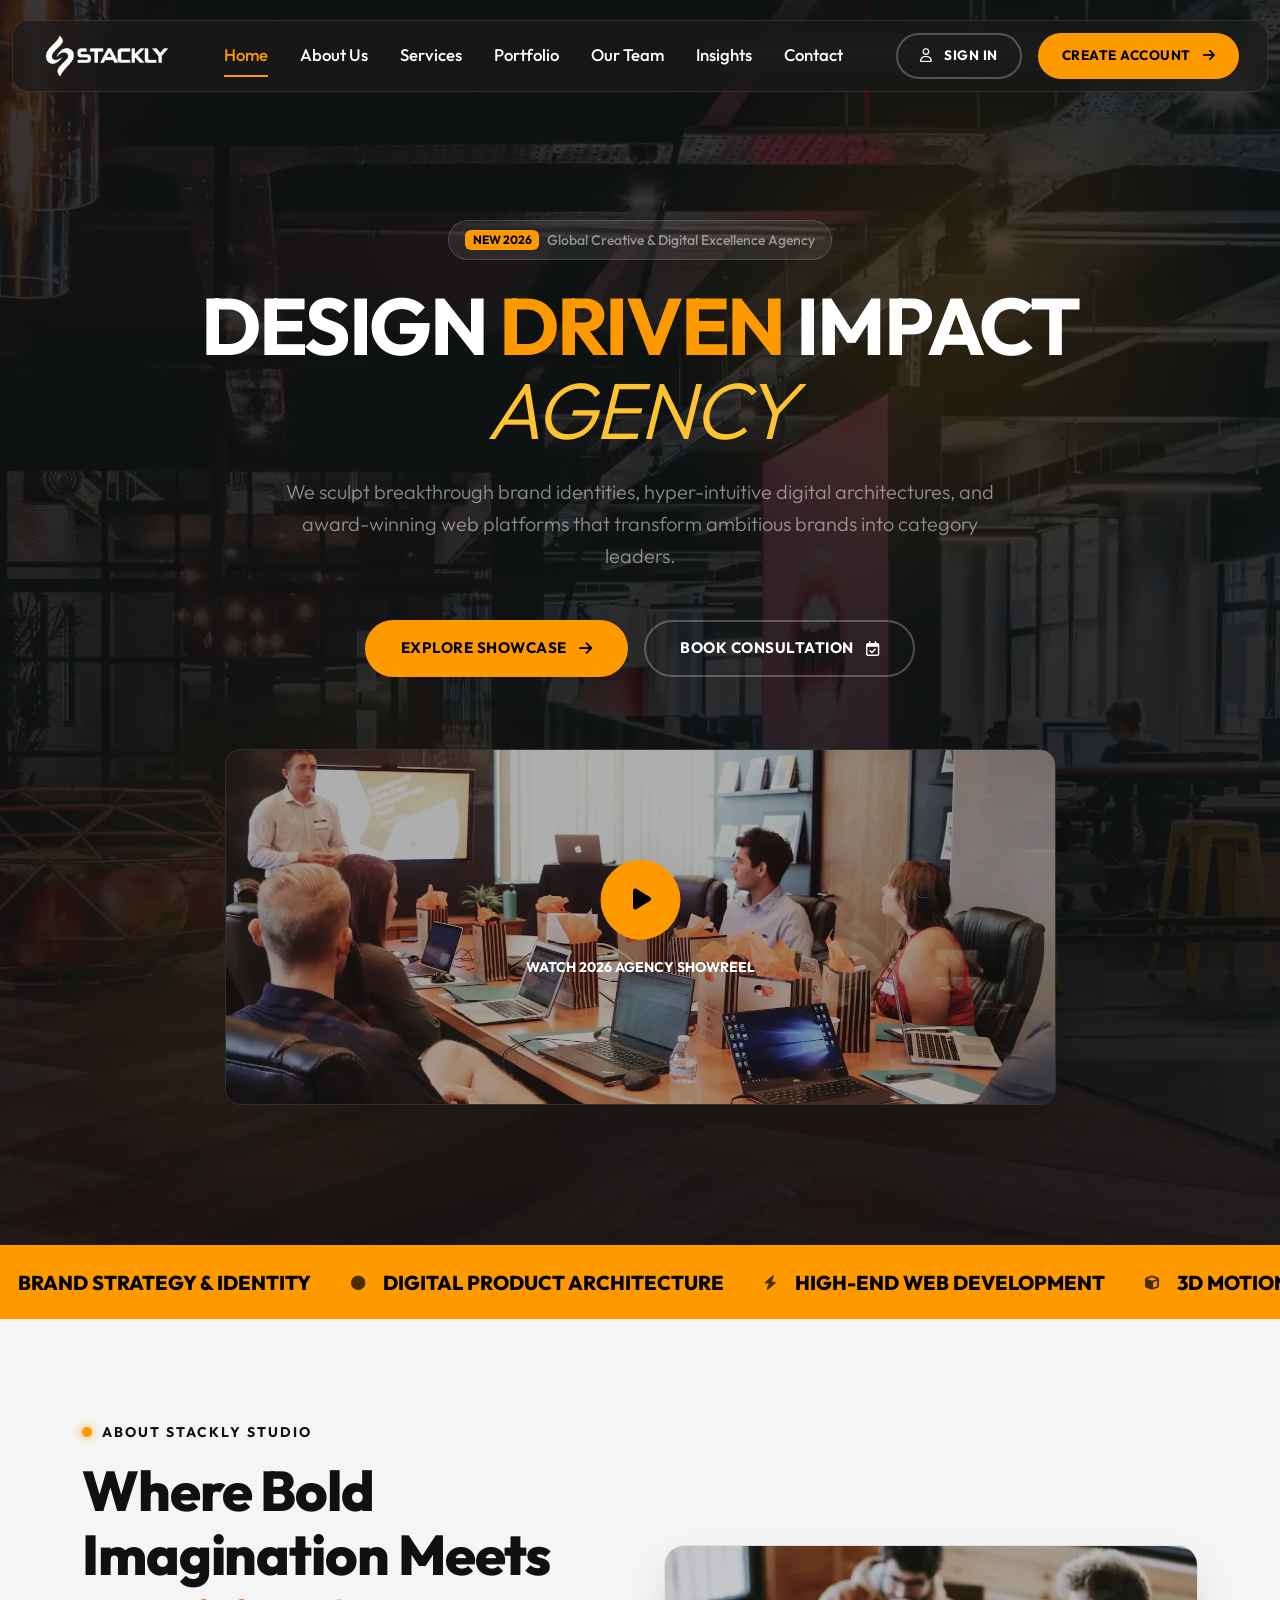
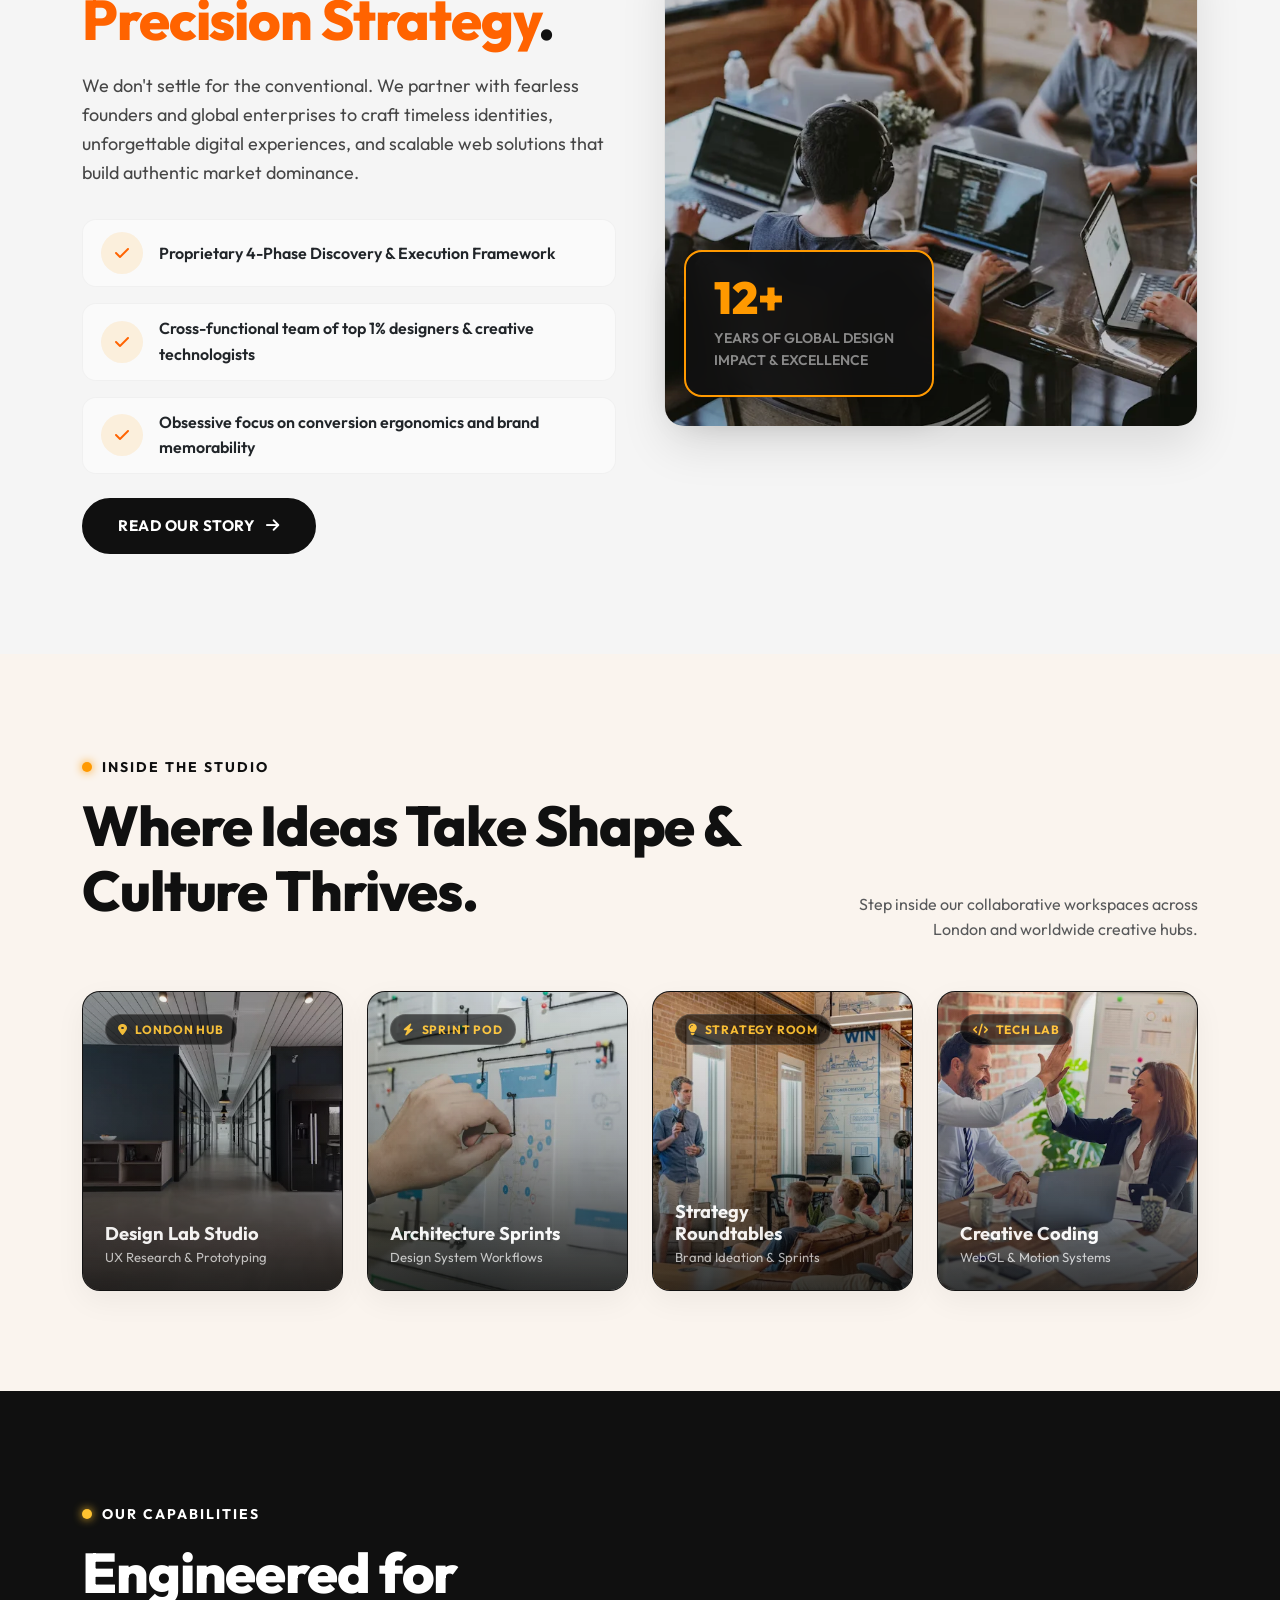
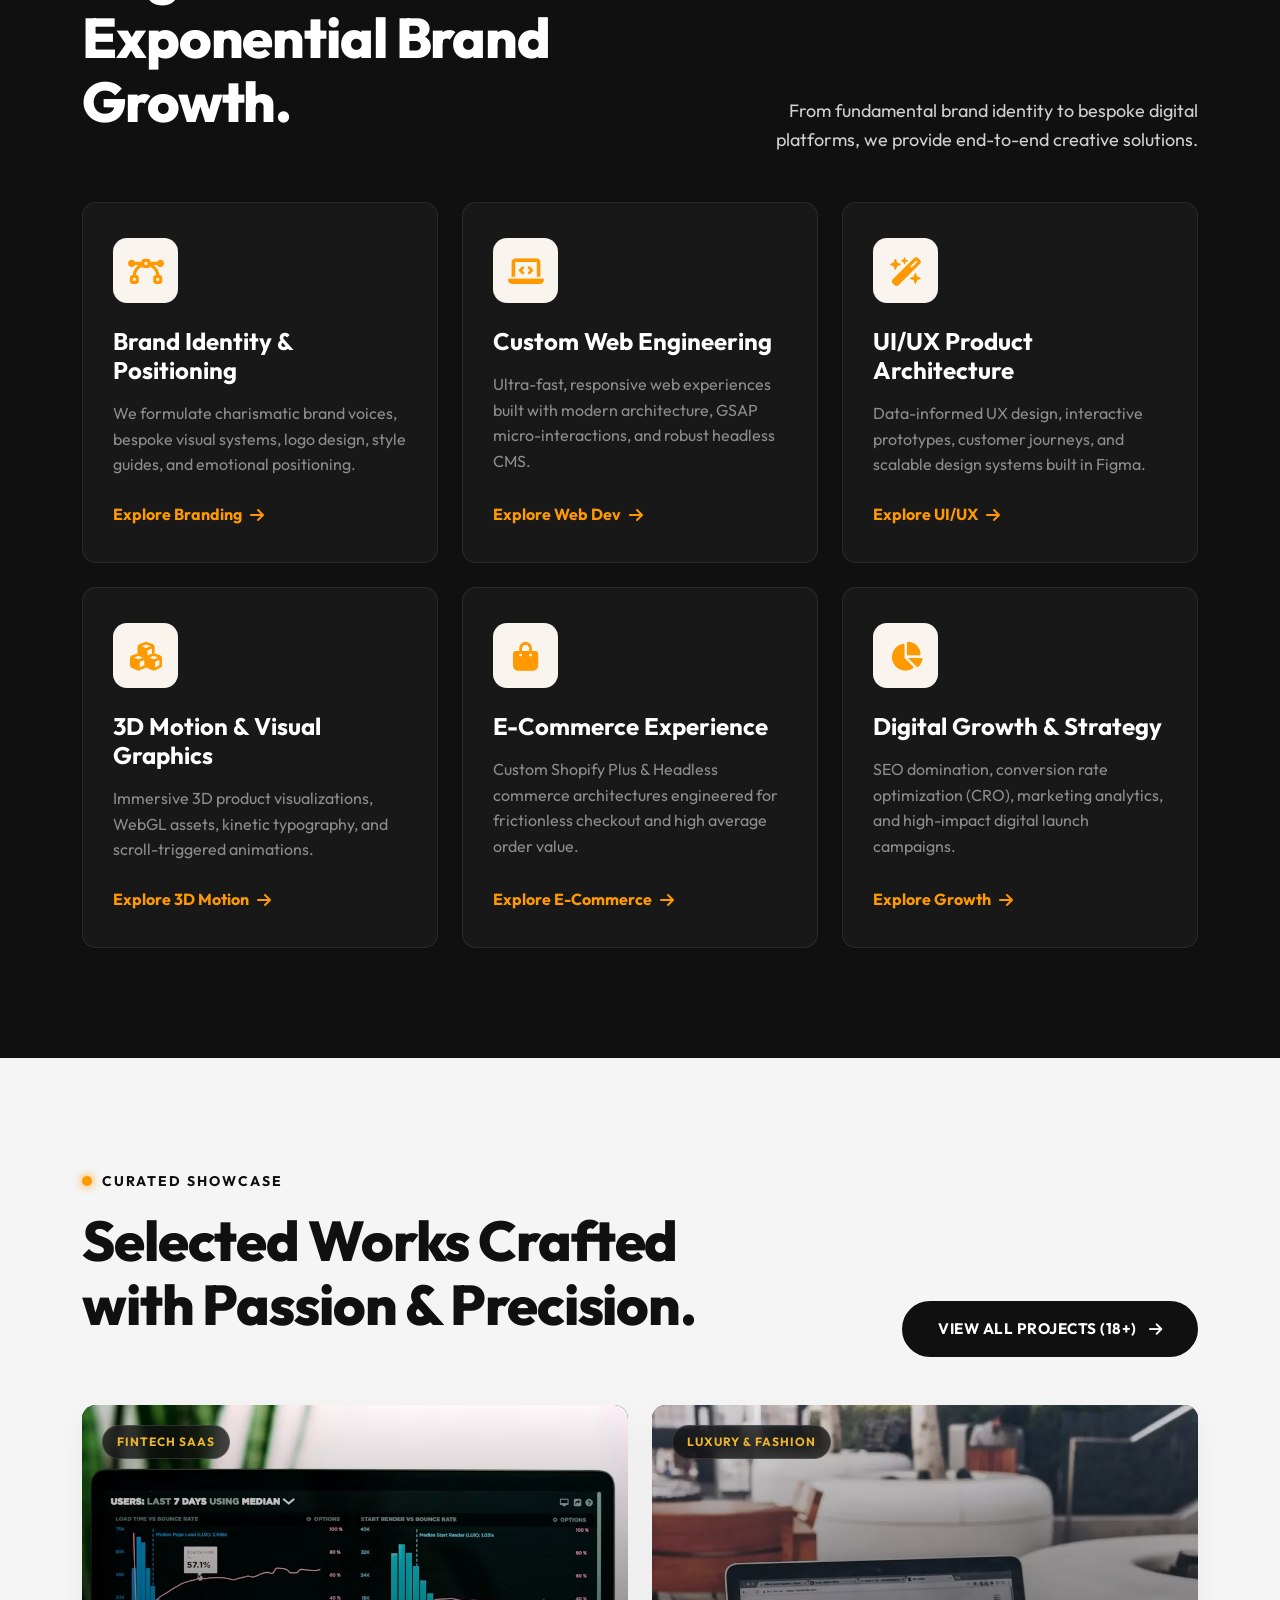
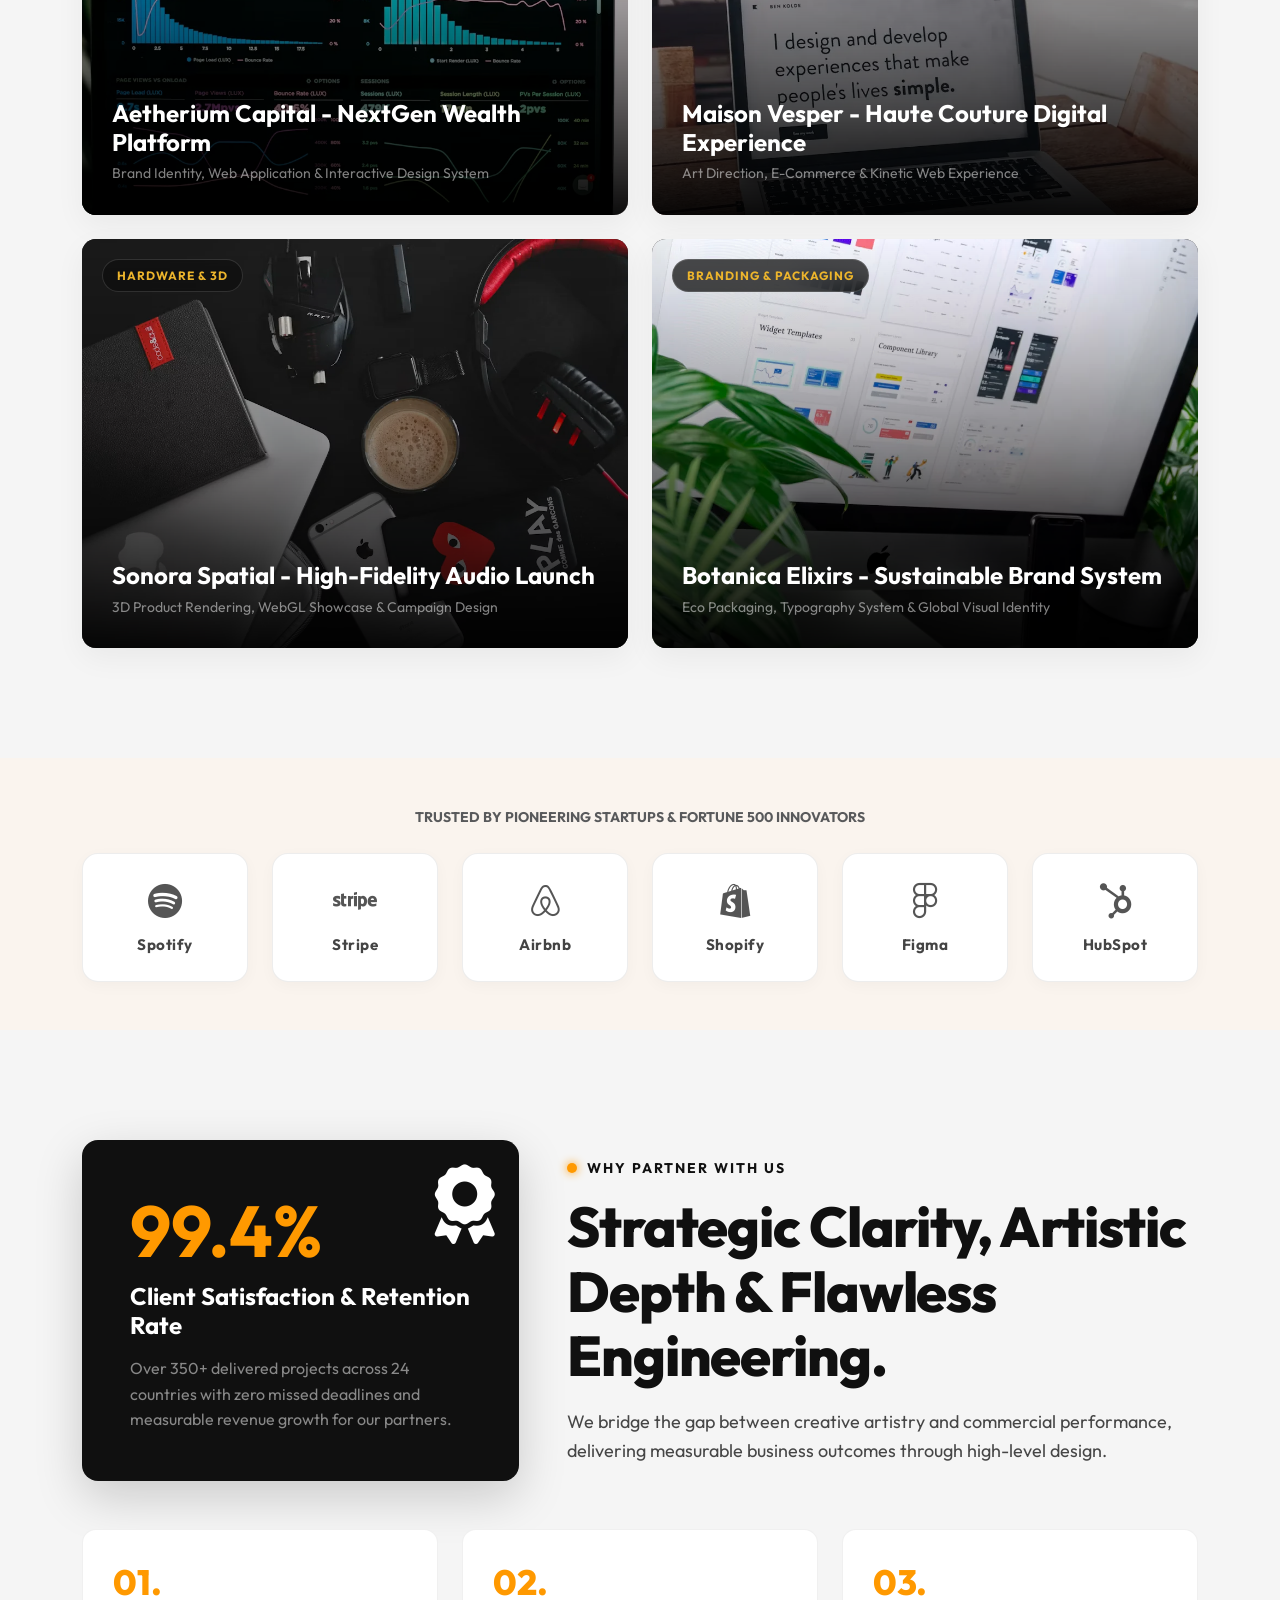
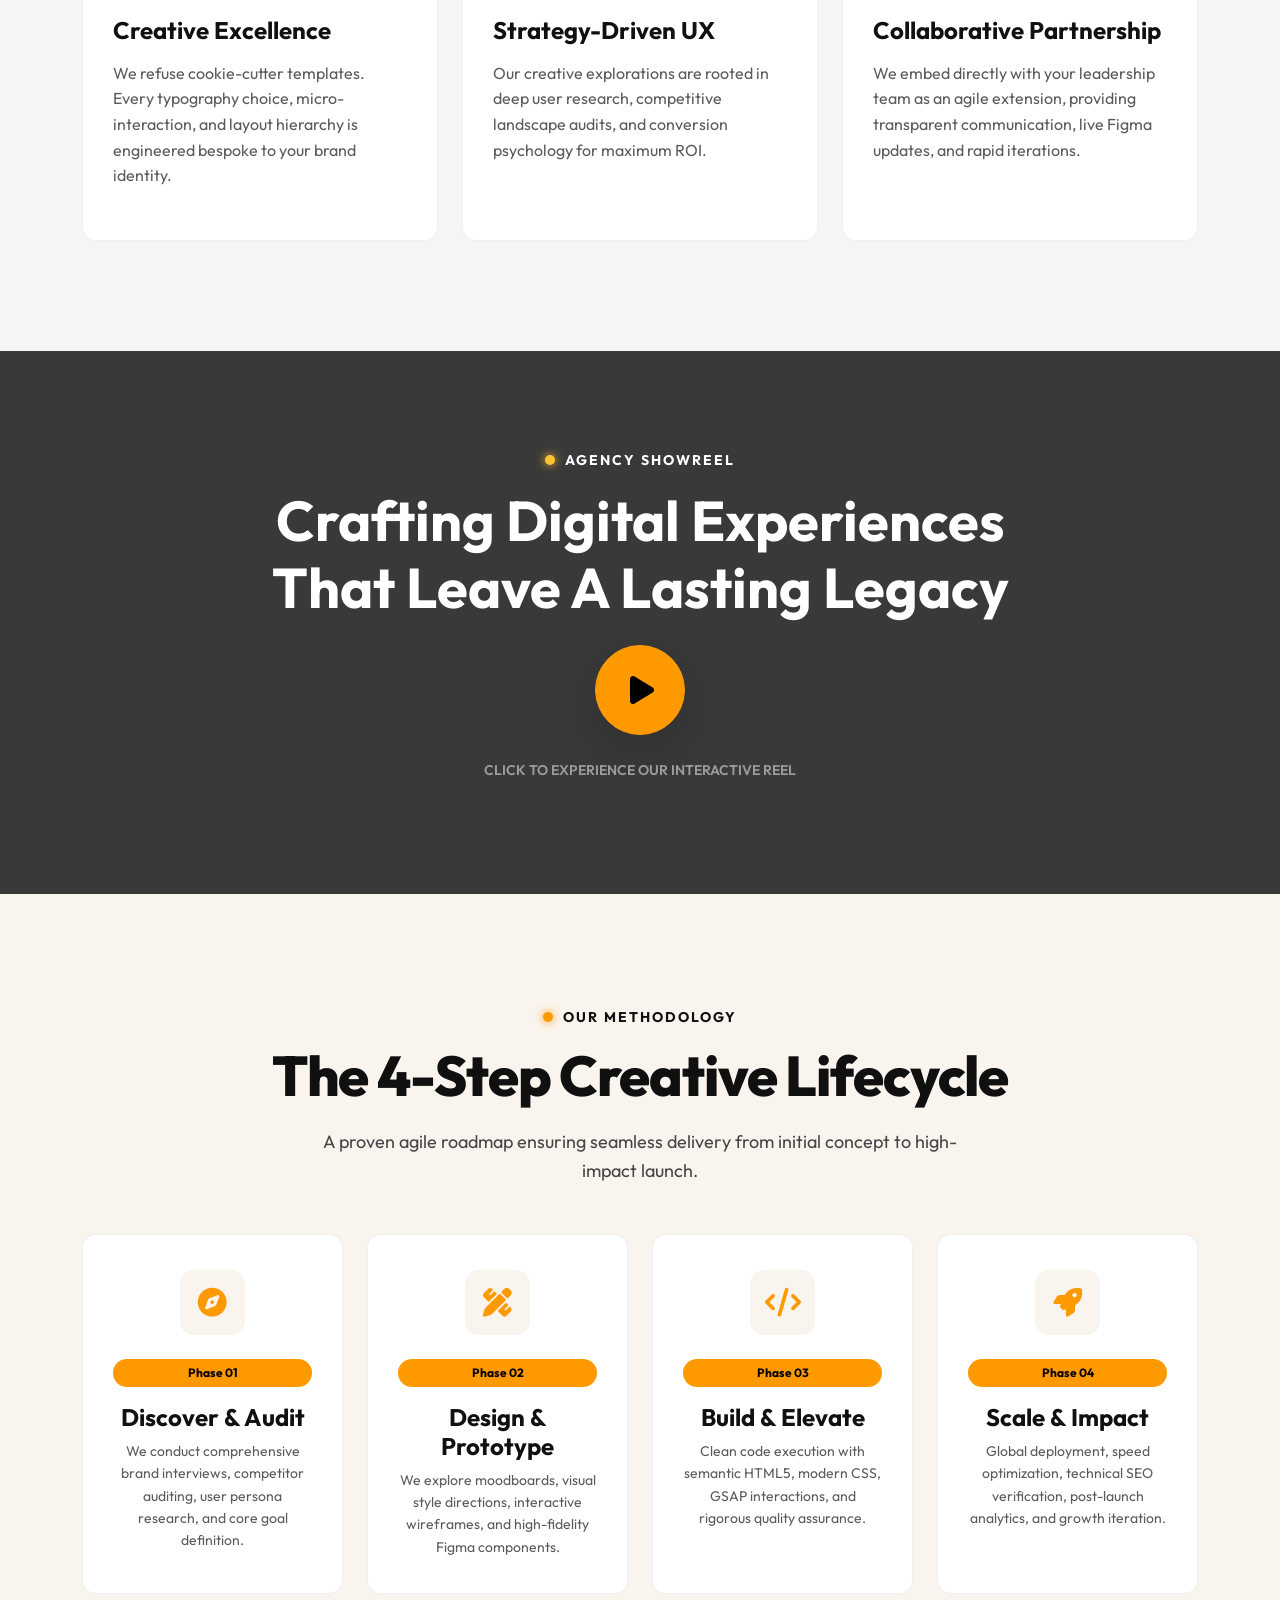
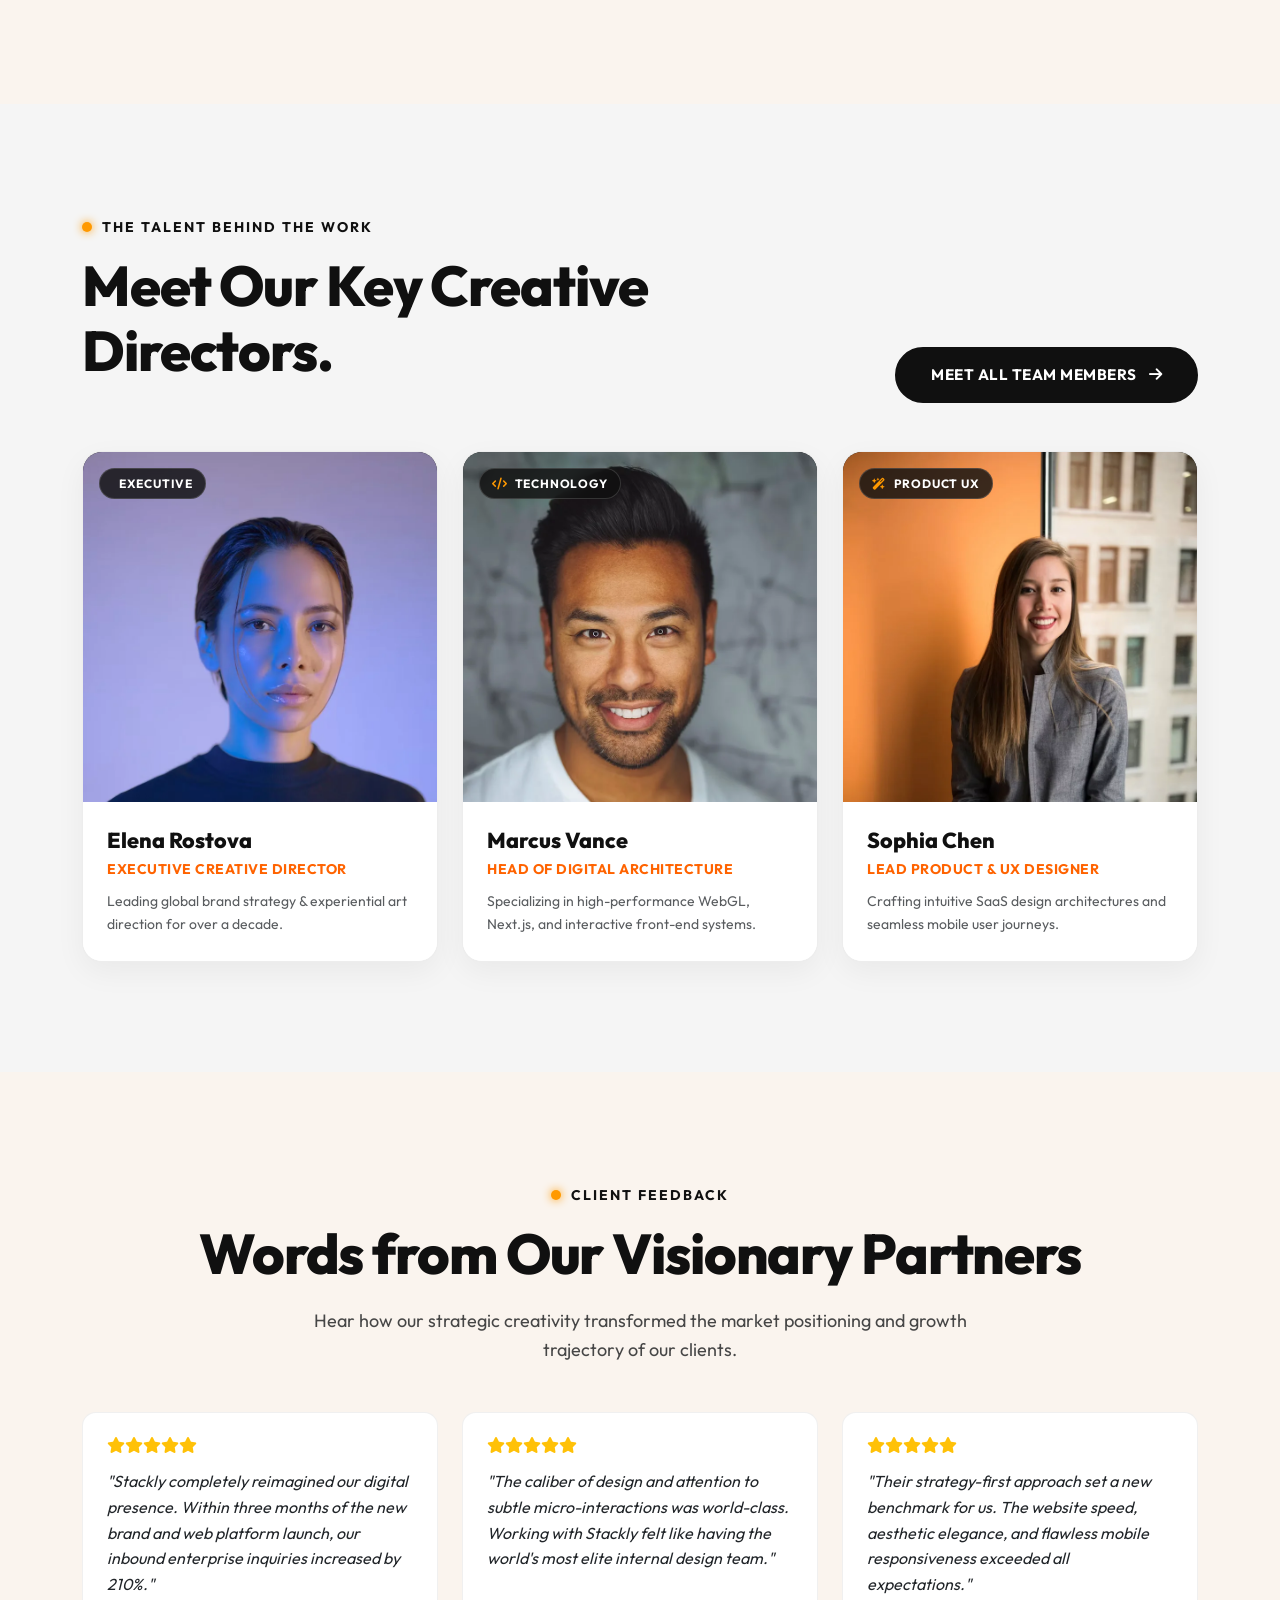
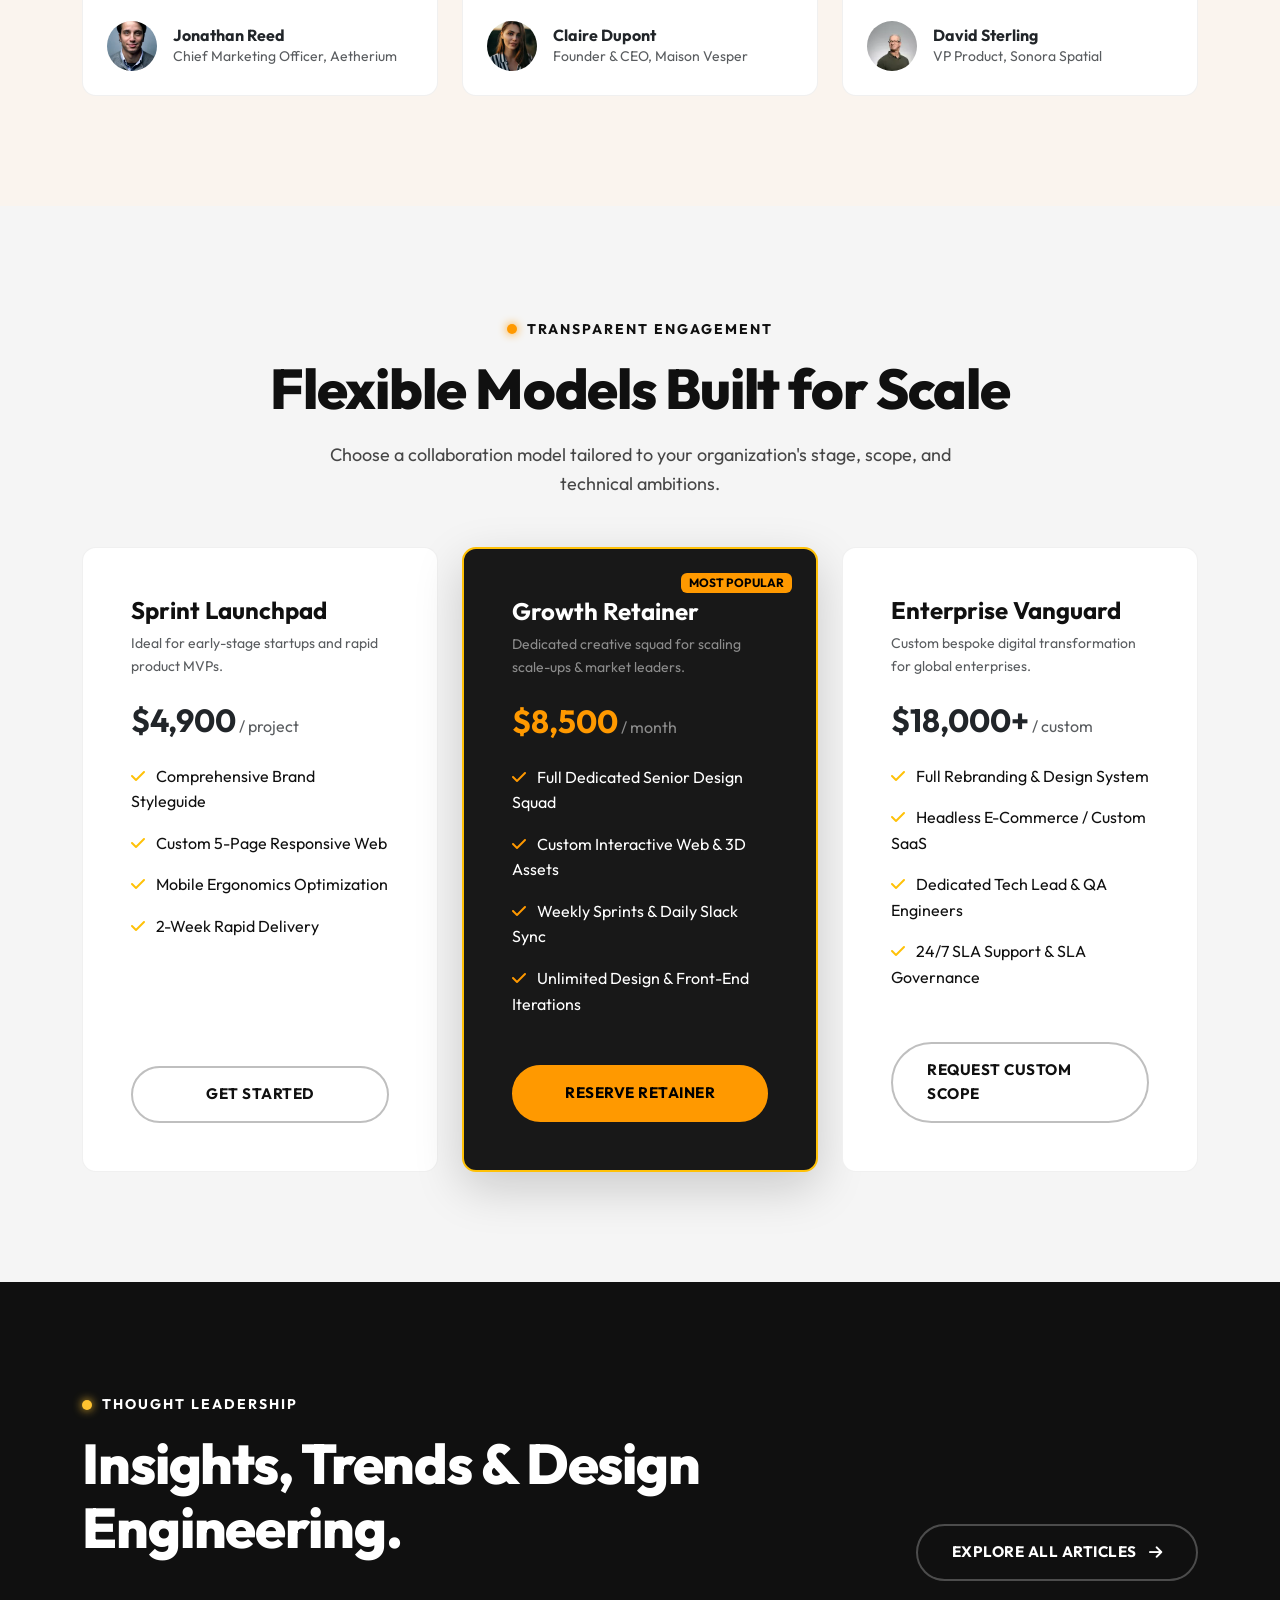
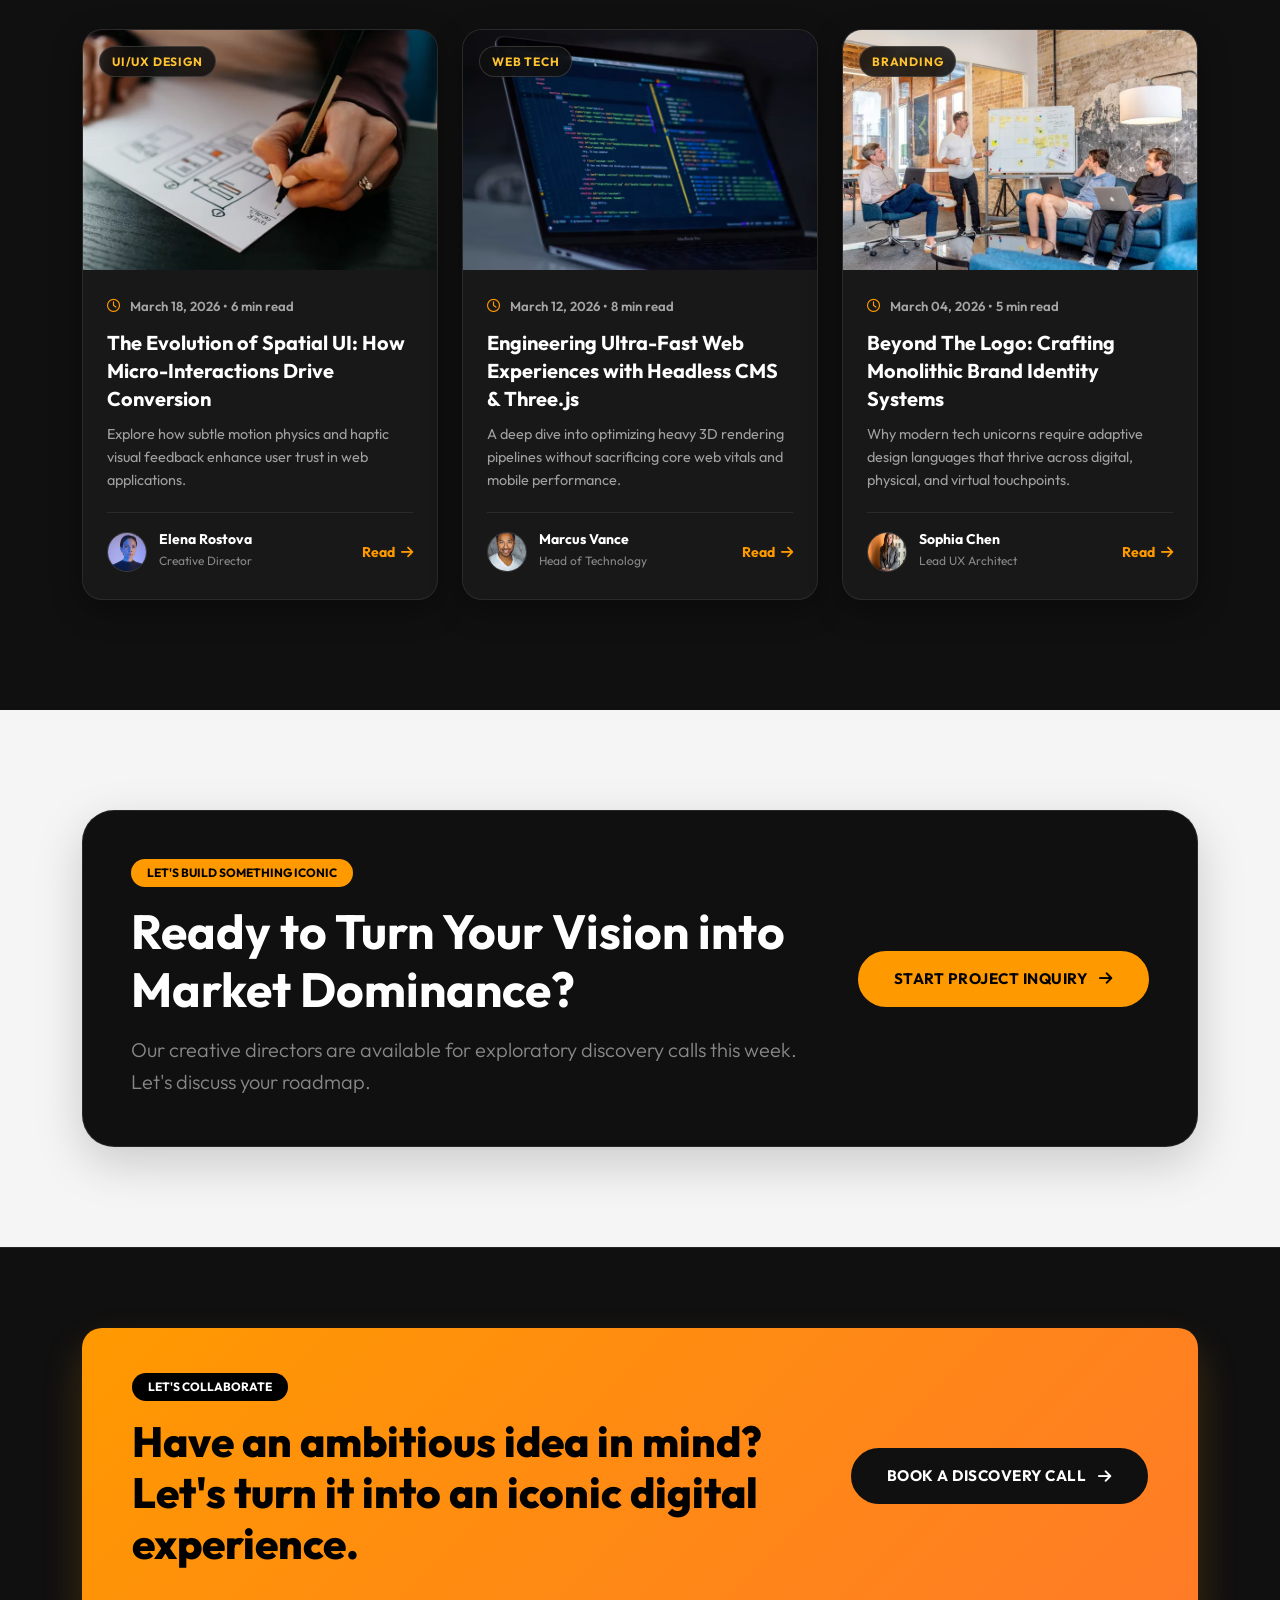
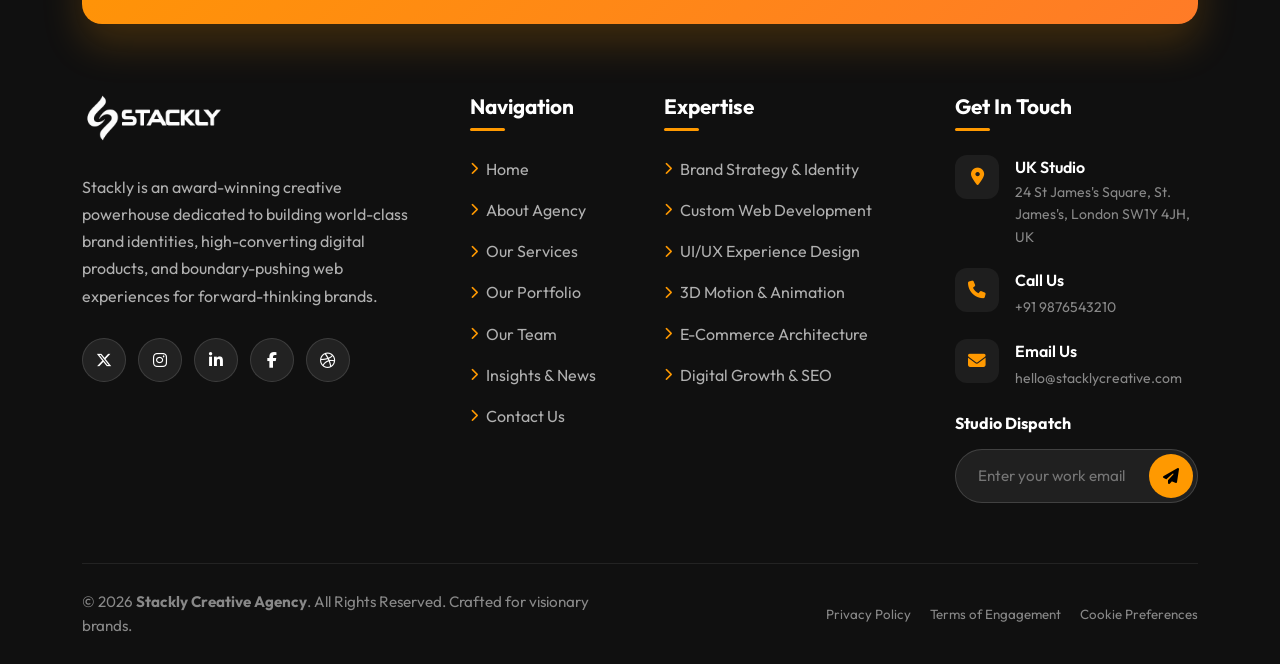
<file: index.html>
<!doctype html>
<html lang="en">
  <head>
    <meta charset="UTF-8" />
    <meta name="viewport" content="width=device-width, initial-scale=1.0" />
    <title>Stackly - Creative Agency Portfolio & Digital Studio</title>
    <link rel="icon" type="image/webp" href="assets/images/logoStackly.webp" />

    <!-- Google Fonts (Outfit) -->
    <link rel="preconnect" href="https://fonts.googleapis.com" />
    <link rel="preconnect" href="https://fonts.gstatic.com" crossorigin />
    <link
      href="https://fonts.googleapis.com/css2?family=Outfit:wght@300;400;500;600;700;800;900&display=swap"
      rel="stylesheet"
    />

    <!-- Bootstrap 5.3.3 CSS -->
    <link
      href="https://cdn.jsdelivr.net/npm/bootstrap@5.3.3/dist/css/bootstrap.min.css"
      rel="stylesheet"
    />

    <!-- Font Awesome 6.6.0 (Latest Icons including X-Twitter) -->
    <link
      rel="stylesheet"
      href="https://cdnjs.cloudflare.com/ajax/libs/font-awesome/6.6.0/css/all.min.css"
    />

    <!-- Main Stylesheet -->
    <link rel="stylesheet" href="assets/css/styles.css" />
  </head>
  <body>
    <!-- CREATIVE AGENCY THEME PRELOADER -->
    <div id="preloader" class="agency-preloader" aria-hidden="true">
      <!-- Ambient Glows -->
      <div class="preloader-glow preloader-glow-top"></div>
      <div class="preloader-glow preloader-glow-bottom"></div>

      <!-- Studio Framing Decors -->
      <div class="preloader-corner preloader-corner-tl">
        <span class="corner-cross">+</span>
        <span class="corner-text">STACKLY // STUDIO</span>
      </div>
      <div class="preloader-corner preloader-corner-tr">
        <span class="corner-text">EST. 2026</span>
        <span class="corner-cross">+</span>
      </div>
      <div class="preloader-corner preloader-corner-bl">
        <span class="corner-cross">+</span>
        <span class="corner-text">DIGITAL EXPERIENCE</span>
      </div>
      <div class="preloader-corner preloader-corner-br">
        <span class="corner-coord">LAT 40.7128° N</span>
        <span class="corner-cross">+</span>
      </div>

      <!-- Preloader Content Wrap -->
      <div class="preloader-content">
        <!-- Brand Symbol with Ambient Glowing Rings -->
        <div class="preloader-symbol-wrap">
          <div class="preloader-orbital-ring ring-1"></div>
          <div class="preloader-orbital-ring ring-2"></div>
          <div class="preloader-logo-box">
            <img
              src="assets/images/logoStackly.webp"
              alt="Stackly"
              class="preloader-logo-img"
            />
          </div>
        </div>

        <!-- Agency Title & Animated Tagline -->
        <div class="preloader-brand">
          <h2 class="preloader-brand-name">
            STACKLY<span class="brand-dot">.</span>
          </h2>
          <div class="preloader-tagline-wrap">
            <span class="tagline-item active">CREATIVE AGENCY</span>
            <span class="tagline-separator">//</span>
            <span class="tagline-sub">DIGITAL STUDIO</span>
          </div>
        </div>

        <!-- Counter & Progress Track -->
        <div class="preloader-meter-container">
          <div class="preloader-counter-row">
            <span class="preloader-status" id="preloaderStatus"
              >Initializing Experience...</span
            >
            <span class="preloader-counter">
              <span id="preloaderPercent">0</span>
              <span class="percent-symbol">%</span>
            </span>
          </div>
          <div class="preloader-progress-track">
            <div class="preloader-progress-bar" id="preloaderBar">
              <span class="progress-glow-head"></span>
            </div>
          </div>
        </div>
      </div>
    </div>

    <!-- COMMON HEADER COMPONENT CONTAINER -->
    <div id="header-placeholder"></div>

    <!-- SECTION 1: HERO SHOWCASE  -->
    <section
      class="bg-theme-charcoal position-relative overflow-hidden hero-section hero-banner-home text-white"
      style="padding: 220px 0 140px"
    >
      <!-- Ambient Glow Elements -->
      <div
        class="position-absolute top-0 end-0 w-50 h-50"
        style="
          background: radial-gradient(
            circle,
            rgba(255, 153, 0, 0.12) 0%,
            rgba(0, 0, 0, 0) 70%
          );
          pointer-events: none;
        "
      ></div>
      <div
        class="position-absolute bottom-0 start-0 w-50 h-50"
        style="
          background: radial-gradient(
            circle,
            rgba(255, 195, 48, 0.08) 0%,
            rgba(0, 0, 0, 0) 70%
          );
          pointer-events: none;
        "
      ></div>

      <div class="container position-relative z-2">
        <div class="row align-items-center">
          <div class="col-lg-10 mx-auto text-center">
            <div
              class="d-inline-flex align-items-center gap-2 px-3 py-2 rounded-pill mb-4"
              style="
                background: rgba(255, 255, 255, 0.08);
                border: 1px solid rgba(255, 255, 255, 0.15);
              "
            >
              <span
                class="badge bg-theme-primary text-black fw-bold text-uppercase"
                >New 2026</span
              >
              <span class="text-white-50 small fw-medium"
                >Global Creative & Digital Excellence Agency</span
              >
            </div>

            <h1
              class="display-1 fw-bolder text-white text-uppercase mb-4"
              style="letter-spacing: -0.03em; line-height: 1.05"
            >
              Design <span class="text-theme-primary">Driven</span> Impact
              <br />
              <span
                style="
                  font-weight: 300;
                  font-style: italic;
                  color: var(--color-vivid-yellow);
                "
                >Agency</span
              >
            </h1>

            <p
              class="lead text-white-50 mx-auto mb-5"
              style="max-width: 720px; font-size: 1.25rem"
            >
              We sculpt breakthrough brand identities, hyper-intuitive digital
              architectures, and award-winning web platforms that transform
              ambitious brands into category leaders.
            </p>

            <div class="d-flex flex-wrap justify-content-center gap-3 mb-5">
              <a href="#" class="btn-creative btn-creative-primary">
                <span>Explore Showcase</span>
                <i class="fa-solid fa-arrow-right"></i>
              </a>
              <a href="#" class="btn-creative btn-creative-outline">
                <span>Book Consultation</span>
                <i class="fa-regular fa-calendar-check"></i>
              </a>
            </div>
          </div>
        </div>

        <!-- Hero Video Reel Trigger Box -->
        <div class="row mt-4">
          <div class="col-lg-9 mx-auto">
            <div
              class="position-relative rounded-4 overflow-hidden border border-white border-opacity-10 shadow-lg"
              style="aspect-ratio: 21/9; background: #181818"
            >
              <img
                src="./assets/images/home/home-hero-video-reel-image.webp"
                alt="Creative Studio Collaboration"
                class="w-100 h-100 object-fit-cover"
                style="opacity: 0.65"
              />

              <div
                class="position-absolute top-50 start-50 translate-middle text-center"
              >
                <button
                  type="button"
                  class="btn btn-warning rounded-circle p-4 text-black shadow-lg video-play-btn"
                  data-bs-toggle="modal"
                  data-bs-target="#videoModal"
                  data-video="https://www.youtube.com/embed/ScMzIvxBSi4?autoplay=1"
                  aria-label="Play Agency Showreel"
                  style="
                    width: 80px;
                    height: 80px;
                    display: inline-flex;
                    align-items: center;
                    justify-content: center;
                    background-color: var(--color-primary);
                    border-color: var(--color-primary);
                    transition: transform 0.3s ease;
                  "
                >
                  <i class="fa-solid fa-play fa-xl ms-1"></i>
                </button>
                <p
                  class="text-white mt-3 fw-bold small text-uppercase letter-spacing-1"
                >
                  Watch 2026 Agency Showreel
                </p>
              </div>
            </div>
          </div>
        </div>
      </div>
    </section>

    <!-- SECTION 2: INFINITE MARQUEE TICKER (SKILLS & CAPABILITIES) -->
    <div class="marquee-wrapper">
      <div class="marquee-content">
        <span class="marquee-item"
          ><i class="fa-solid fa-sparkles"></i> Brand Strategy & Identity</span
        >
        <span class="marquee-item"
          ><i class="fa-solid fa-circle"></i> Digital Product Architecture</span
        >
        <span class="marquee-item"
          ><i class="fa-solid fa-bolt"></i> High-End Web Development</span
        >
        <span class="marquee-item"
          ><i class="fa-solid fa-cube"></i> 3D Motion & Visual Effects</span
        >
        <span class="marquee-item"
          ><i class="fa-solid fa-chart-line"></i> Performance Marketing</span
        >
        <span class="marquee-item"
          ><i class="fa-solid fa-layer-group"></i> Scalable Design Systems</span
        >
        <span class="marquee-item"
          ><i class="fa-solid fa-sparkles"></i> Brand Strategy & Identity</span
        >
        <span class="marquee-item"
          ><i class="fa-solid fa-circle"></i> Digital Product Architecture</span
        >
        <span class="marquee-item"
          ><i class="fa-solid fa-bolt"></i> High-End Web Development</span
        >
        <span class="marquee-item"
          ><i class="fa-solid fa-cube"></i> 3D Motion & Visual Effects</span
        >
        <span class="marquee-item"
          ><i class="fa-solid fa-chart-line"></i> Performance Marketing</span
        >
        <span class="marquee-item"
          ><i class="fa-solid fa-layer-group"></i> Scalable Design Systems</span
        >
      </div>
    </div>

    <!-- SECTION 3: ABOUT AGENCY (MANIFESTO & PROVEN IMPACT) -->
    <section
      class="py-5"
      style="padding-top: 100px !important; padding-bottom: 100px !important"
    >
      <div class="container">
        <div class="row align-items-center g-5">
          <div class="col-lg-6">
            <span class="section-tag">About Stackly Studio</span>
            <h2 class="section-title">
              Where Bold Imagination Meets
              <span class="text-theme-secondary">Precision Strategy</span>.
            </h2>
            <p class="section-subtitle">
              We don't settle for the conventional. We partner with fearless
              founders and global enterprises to craft timeless identities,
              unforgettable digital experiences, and scalable web solutions that
              build authentic market dominance.
            </p>

            <div class="d-flex flex-column gap-3 mb-4">
              <div class="about-feature-item">
                <div class="about-feature-icon">
                  <i class="fa-solid fa-check"></i>
                </div>
                <span class="about-feature-text fw-semibold text-dark"
                  >Proprietary 4-Phase Discovery & Execution Framework</span
                >
              </div>
              <div class="about-feature-item">
                <div class="about-feature-icon">
                  <i class="fa-solid fa-check"></i>
                </div>
                <span class="about-feature-text fw-semibold text-dark"
                  >Cross-functional team of top 1% designers & creative
                  technologists</span
                >
              </div>
              <div class="about-feature-item">
                <div class="about-feature-icon">
                  <i class="fa-solid fa-check"></i>
                </div>
                <span class="about-feature-text fw-semibold text-dark"
                  >Obsessive focus on conversion ergonomics and brand
                  memorability</span
                >
              </div>
            </div>

            <a href="#" class="btn-creative btn-creative-dark">
              <span>Read Our Story</span>
              <i class="fa-solid fa-arrow-right"></i>
            </a>
          </div>

          <div class="col-lg-6">
            <div class="position-relative">
              <div class="about-image-wrapper">
                <img
                  src="./assets/images/home/home-about-image-wrapper-img.webp"
                  alt="Creative Agency Team Collaborating"
                />
              </div>

              <!-- Floating Stat Badge -->
              <div class="about-stat-badge">
                <h3 class="about-stat-number">12+</h3>
                <p class="small text-white-50 mb-0 fw-semibold text-uppercase">
                  Years of Global Design Impact & Excellence
                </p>
              </div>
            </div>
          </div>
        </div>
      </div>
    </section>

    <!-- SECTION 4: WORKSPACE & STUDIO CULTURE (INTERACTIVE GALLERY) -->
    <section
      class="bg-theme-secondary py-5"
      style="padding-top: 100px !important; padding-bottom: 100px !important"
    >
      <div class="container">
        <div class="row align-items-end mb-5">
          <div class="col-lg-8">
            <span class="section-tag">Inside The Studio</span>
            <h2 class="section-title">
              Where Ideas Take Shape & Culture Thrives.
            </h2>
          </div>
          <div class="col-lg-4 text-lg-end">
            <p class="text-muted mb-0">
              Step inside our collaborative workspaces across London and
              worldwide creative hubs.
            </p>
          </div>
        </div>

        <div class="row g-4">
          <div class="col-md-6 col-lg-3">
            <div class="studio-gallery-card">
              <img
                src="./assets/images/home/home-studio-gallery-img-1.webp"
                alt="Design Lab Studio"
              />
              <div class="studio-gallery-overlay">
                <span class="studio-gallery-badge"
                  ><i class="fa-solid fa-location-dot me-1"></i> London
                  Hub</span
                >
                <div class="d-flex align-items-end justify-content-between">
                  <div>
                    <h5 class="studio-gallery-title">Design Lab Studio</h5>
                    <p class="studio-gallery-desc">UX Research & Prototyping</p>
                  </div>
                  <a href="#">
                    <div class="studio-zoom-icon">
                      <i class="fa-solid fa-arrow-up-right-from-square"></i>
                    </div>
                  </a>
                </div>
              </div>
            </div>
          </div>
          <div class="col-md-6 col-lg-3">
            <div class="studio-gallery-card">
              <img
                src="./assets/images/home/home-studio-gallery-img-2.webp"
                alt="Product Architecture Sprints"
              />
              <div class="studio-gallery-overlay">
                <span class="studio-gallery-badge"
                  ><i class="fa-solid fa-bolt me-1"></i> Sprint Pod</span
                >
                <div class="d-flex align-items-end justify-content-between">
                  <div>
                    <h5 class="studio-gallery-title">Architecture Sprints</h5>
                    <p class="studio-gallery-desc">Design System Workflows</p>
                  </div>
                  <a href="#">
                    <div class="studio-zoom-icon">
                      <i class="fa-solid fa-arrow-up-right-from-square"></i>
                    </div>
                  </a>
                </div>
              </div>
            </div>
          </div>
          <div class="col-md-6 col-lg-3">
            <div class="studio-gallery-card">
              <img
                src="./assets/images/home/home-studio-gallery-img-3.webp"
                alt="Strategy Roundtables"
              />
              <div class="studio-gallery-overlay">
                <span class="studio-gallery-badge"
                  ><i class="fa-solid fa-lightbulb me-1"></i> Strategy
                  Room</span
                >
                <div class="d-flex align-items-end justify-content-between">
                  <div>
                    <h5 class="studio-gallery-title">Strategy Roundtables</h5>
                    <p class="studio-gallery-desc">Brand Ideation & Sprints</p>
                  </div>
                  <a href="#">
                    <div class="studio-zoom-icon">
                      <i class="fa-solid fa-arrow-up-right-from-square"></i>
                    </div>
                  </a>
                </div>
              </div>
            </div>
          </div>
          <div class="col-md-6 col-lg-3">
            <div class="studio-gallery-card">
              <img
                src="./assets/images/home/home-studio-gallery-img-4.webp"
                alt="Creative Coding Sessions"
              />
              <div class="studio-gallery-overlay">
                <span class="studio-gallery-badge"
                  ><i class="fa-solid fa-code me-1"></i> Tech Lab</span
                >
                <div class="d-flex align-items-end justify-content-between">
                  <div>
                    <h5 class="studio-gallery-title">Creative Coding</h5>
                    <p class="studio-gallery-desc">WebGL & Motion Systems</p>
                  </div>
                  <a href="#">
                    <div class="studio-zoom-icon">
                      <i class="fa-solid fa-arrow-up-right-from-square"></i>
                    </div>
                  </a>
                </div>
              </div>
            </div>
          </div>
        </div>
      </div>
    </section>

    <!-- SECTION 5: CORE SERVICES & CAPABILITIES (HOVER INTERACTIVE LIST) -->
    <section
      class="bg-theme-charcoal py-5"
      style="padding-top: 110px !important; padding-bottom: 110px !important"
    >
      <div class="container">
        <div class="row align-items-end mb-5">
          <div class="col-lg-7">
            <span class="section-tag light">Our Capabilities</span>
            <h2 class="section-title light">
              Engineered for Exponential Brand Growth.
            </h2>
          </div>
          <div class="col-lg-5 text-lg-end">
            <p class="section-subtitle light mb-0">
              From fundamental brand identity to bespoke digital platforms, we
              provide end-to-end creative solutions.
            </p>
          </div>
        </div>

        <!-- Service Rows Grid -->
        <div class="row g-4">
          <div class="col-lg-4 col-md-6">
            <div class="creative-card dark-card">
              <div class="card-icon-box">
                <i class="fa-solid fa-bezier-curve"></i>
              </div>
              <h4 class="fw-bold mb-3">Brand Identity & Positioning</h4>
              <p class="text-white-50 mb-4">
                We formulate charismatic brand voices, bespoke visual systems,
                logo design, style guides, and emotional positioning.
              </p>
              <div class="mt-auto">
                <a
                  href="#"
                  class="text-theme-primary fw-bold text-decoration-none d-inline-flex align-items-center gap-2"
                >
                  <span>Explore Branding</span>
                  <i class="fa-solid fa-arrow-right"></i>
                </a>
              </div>
            </div>
          </div>

          <div class="col-lg-4 col-md-6">
            <div class="creative-card dark-card">
              <div class="card-icon-box">
                <i class="fa-solid fa-laptop-code"></i>
              </div>
              <h4 class="fw-bold mb-3">Custom Web Engineering</h4>
              <p class="text-white-50 mb-4">
                Ultra-fast, responsive web experiences built with modern
                architecture, GSAP micro-interactions, and robust headless CMS.
              </p>
              <div class="mt-auto">
                <a
                  href="#"
                  class="text-theme-primary fw-bold text-decoration-none d-inline-flex align-items-center gap-2"
                >
                  <span>Explore Web Dev</span>
                  <i class="fa-solid fa-arrow-right"></i>
                </a>
              </div>
            </div>
          </div>

          <div class="col-lg-4 col-md-6">
            <div class="creative-card dark-card">
              <div class="card-icon-box">
                <i class="fa-solid fa-wand-magic-sparkles"></i>
              </div>
              <h4 class="fw-bold mb-3">UI/UX Product Architecture</h4>
              <p class="text-white-50 mb-4">
                Data-informed UX design, interactive prototypes, customer
                journeys, and scalable design systems built in Figma.
              </p>
              <div class="mt-auto">
                <a
                  href="#"
                  class="text-theme-primary fw-bold text-decoration-none d-inline-flex align-items-center gap-2"
                >
                  <span>Explore UI/UX</span>
                  <i class="fa-solid fa-arrow-right"></i>
                </a>
              </div>
            </div>
          </div>

          <div class="col-lg-4 col-md-6">
            <div class="creative-card dark-card">
              <div class="card-icon-box">
                <i class="fa-solid fa-cubes"></i>
              </div>
              <h4 class="fw-bold mb-3">3D Motion & Visual Graphics</h4>
              <p class="text-white-50 mb-4">
                Immersive 3D product visualizations, WebGL assets, kinetic
                typography, and scroll-triggered animations.
              </p>
              <div class="mt-auto">
                <a
                  href="#"
                  class="text-theme-primary fw-bold text-decoration-none d-inline-flex align-items-center gap-2"
                >
                  <span>Explore 3D Motion</span>
                  <i class="fa-solid fa-arrow-right"></i>
                </a>
              </div>
            </div>
          </div>

          <div class="col-lg-4 col-md-6">
            <div class="creative-card dark-card">
              <div class="card-icon-box">
                <i class="fa-solid fa-bag-shopping"></i>
              </div>
              <h4 class="fw-bold mb-3">E-Commerce Experience</h4>
              <p class="text-white-50 mb-4">
                Custom Shopify Plus & Headless commerce architectures engineered
                for frictionless checkout and high average order value.
              </p>
              <div class="mt-auto">
                <a
                  href="#"
                  class="text-theme-primary fw-bold text-decoration-none d-inline-flex align-items-center gap-2"
                >
                  <span>Explore E-Commerce</span>
                  <i class="fa-solid fa-arrow-right"></i>
                </a>
              </div>
            </div>
          </div>

          <div class="col-lg-4 col-md-6">
            <div class="creative-card dark-card">
              <div class="card-icon-box">
                <i class="fa-solid fa-chart-pie"></i>
              </div>
              <h4 class="fw-bold mb-3">Digital Growth & Strategy</h4>
              <p class="text-white-50 mb-4">
                SEO domination, conversion rate optimization (CRO), marketing
                analytics, and high-impact digital launch campaigns.
              </p>
              <div class="mt-auto">
                <a
                  href="#"
                  class="text-theme-primary fw-bold text-decoration-none d-inline-flex align-items-center gap-2"
                >
                  <span>Explore Growth</span>
                  <i class="fa-solid fa-arrow-right"></i>
                </a>
              </div>
            </div>
          </div>
        </div>
      </div>
    </section>

    <!-- SECTION 6: FEATURED PORTFOLIO / SELECTED PROJECTS -->
    <section
      class="py-5"
      style="padding-top: 110px !important; padding-bottom: 110px !important"
    >
      <div class="container">
        <div class="row align-items-end mb-5">
          <div class="col-lg-7">
            <span class="section-tag">Curated Showcase</span>
            <h2 class="section-title">
              Selected Works Crafted with Passion & Precision.
            </h2>
          </div>
          <div class="col-lg-5 text-lg-end">
            <a href="#" class="btn-creative btn-creative-dark">
              <span>View All Projects (18+)</span>
              <i class="fa-solid fa-arrow-right"></i>
            </a>
          </div>
        </div>

        <div class="row g-4">
          <!-- Project 1 -->
          <div class="col-lg-6">
            <div class="portfolio-card">
              <div class="portfolio-img-wrapper">
                <img
                  src="./assets/images/home/home-portfolio-img-wrapper-1.webp"
                  alt="Fintech Web Platform Dashboard"
                />
                <span class="portfolio-badge">Fintech SaaS</span>
                <div class="portfolio-overlay">
                  <h3 class="portfolio-title">
                    Aetherium Capital - NextGen Wealth Platform
                  </h3>
                  <p class="text-white-50 small mb-0">
                    Brand Identity, Web Application & Interactive Design System
                  </p>
                </div>
              </div>
            </div>
          </div>

          <!-- Project 2 -->
          <div class="col-lg-6">
            <div class="portfolio-card">
              <div class="portfolio-img-wrapper">
                <img
                  src="./assets/images/home/home-portfolio-img-wrapper-2.webp"
                  alt="Luxury Fashion Brand Identity"
                />
                <span class="portfolio-badge">Luxury & Fashion</span>
                <div class="portfolio-overlay">
                  <h3 class="portfolio-title">
                    Maison Vesper - Haute Couture Digital Experience
                  </h3>
                  <p class="text-white-50 small mb-0">
                    Art Direction, E-Commerce & Kinetic Web Experience
                  </p>
                </div>
              </div>
            </div>
          </div>

          <!-- Project 3 -->
          <div class="col-lg-6">
            <div class="portfolio-card">
              <div class="portfolio-img-wrapper">
                <img
                  src="./assets/images/home/home-portfolio-img-wrapper-3.webp"
                  alt="Audio Hardware 3D Motion"
                />
                <span class="portfolio-badge">Hardware & 3D</span>
                <div class="portfolio-overlay">
                  <h3 class="portfolio-title">
                    Sonora Spatial - High-Fidelity Audio Launch
                  </h3>
                  <p class="text-white-50 small mb-0">
                    3D Product Rendering, WebGL Showcase & Campaign Design
                  </p>
                </div>
              </div>
            </div>
          </div>

          <!-- Project 4 -->
          <div class="col-lg-6">
            <div class="portfolio-card">
              <div class="portfolio-img-wrapper">
                <img
                  src="./assets/images/home/home-portfolio-img-wrapper-4.webp"
                  alt="Organic Sustainable Beverage Packaging"
                />
                <span class="portfolio-badge">Branding & Packaging</span>
                <div class="portfolio-overlay">
                  <h3 class="portfolio-title">
                    Botanica Elixirs - Sustainable Brand System
                  </h3>
                  <p class="text-white-50 small mb-0">
                    Eco Packaging, Typography System & Global Visual Identity
                  </p>
                </div>
              </div>
            </div>
          </div>
        </div>
      </div>
    </section>

    <!-- SECTION 7: BRAND TRUST & CLIENT LOGO CLOUD -->
    <section class="bg-theme-secondary py-5">
      <div class="container text-center">
        <p
          class="text-uppercase fw-bold letter-spacing-2 small text-muted mb-4"
        >
          Trusted by Pioneering Startups & Fortune 500 Innovators
        </p>
        <div class="row justify-content-center align-items-center g-3 g-md-4">
          <div class="col-6 col-sm-4 col-lg-2">
            <div class="brand-logo-card">
              <div class="brand-logo-icon">
                <i class="fa-brands fa-spotify"></i>
              </div>
              <span class="brand-logo-name">Spotify</span>
            </div>
          </div>
          <div class="col-6 col-sm-4 col-lg-2">
            <div class="brand-logo-card">
              <div class="brand-logo-icon">
                <i class="fa-brands fa-stripe"></i>
              </div>
              <span class="brand-logo-name">Stripe</span>
            </div>
          </div>
          <div class="col-6 col-sm-4 col-lg-2">
            <div class="brand-logo-card">
              <div class="brand-logo-icon">
                <i class="fa-brands fa-airbnb"></i>
              </div>
              <span class="brand-logo-name">Airbnb</span>
            </div>
          </div>
          <div class="col-6 col-sm-4 col-lg-2">
            <div class="brand-logo-card">
              <div class="brand-logo-icon">
                <i class="fa-brands fa-shopify"></i>
              </div>
              <span class="brand-logo-name">Shopify</span>
            </div>
          </div>
          <div class="col-6 col-sm-4 col-lg-2">
            <div class="brand-logo-card">
              <div class="brand-logo-icon">
                <i class="fa-brands fa-figma"></i>
              </div>
              <span class="brand-logo-name">Figma</span>
            </div>
          </div>
          <div class="col-6 col-sm-4 col-lg-2">
            <div class="brand-logo-card">
              <div class="brand-logo-icon">
                <i class="fa-brands fa-hubspot"></i>
              </div>
              <span class="brand-logo-name">HubSpot</span>
            </div>
          </div>
        </div>
      </div>
    </section>

    <!-- SECTION 8: WHY CHOOSE STACKLY (VALUE PROPOSITION) -->
    <section
      class="py-5"
      style="padding-top: 110px !important; padding-bottom: 110px !important"
    >
      <div class="container">
        <div class="row align-items-center g-5 mb-5">
          <div class="col-lg-5">
            <div
              class="bg-theme-charcoal text-white p-5 rounded-4 shadow-lg position-relative overflow-hidden"
            >
              <div class="position-absolute top-0 end-0 p-4 opacity-10">
                <i class="fa-solid fa-award fa-5x"></i>
              </div>
              <h1 class="display-2 fw-bolder text-theme-primary mb-2">99.4%</h1>
              <h4 class="fw-bold mb-3">Client Satisfaction & Retention Rate</h4>
              <p class="text-white-50 mb-0">
                Over 350+ delivered projects across 24 countries with zero
                missed deadlines and measurable revenue growth for our partners.
              </p>
            </div>
          </div>

          <div class="col-lg-7">
            <span class="section-tag">Why Partner With Us</span>
            <h2 class="section-title">
              Strategic Clarity, Artistic Depth & Flawless Engineering.
            </h2>
            <p class="section-subtitle mb-0">
              We bridge the gap between creative artistry and commercial
              performance, delivering measurable business outcomes through
              high-level design.
            </p>
          </div>
        </div>

        <div class="row g-4">
          <div class="col-lg-4">
            <div class="creative-card">
              <span class="card-step-num">01.</span>
              <h4 class="fw-bold mb-3">Creative Excellence</h4>
              <p class="text-muted">
                We refuse cookie-cutter templates. Every typography choice,
                micro-interaction, and layout hierarchy is engineered bespoke to
                your brand identity.
              </p>
            </div>
          </div>

          <div class="col-lg-4">
            <div class="creative-card">
              <span class="card-step-num">02.</span>
              <h4 class="fw-bold mb-3">Strategy-Driven UX</h4>
              <p class="text-muted">
                Our creative explorations are rooted in deep user research,
                competitive landscape audits, and conversion psychology for
                maximum ROI.
              </p>
            </div>
          </div>

          <div class="col-lg-4">
            <div class="creative-card">
              <span class="card-step-num">03.</span>
              <h4 class="fw-bold mb-3">Collaborative Partnership</h4>
              <p class="text-muted">
                We embed directly with your leadership team as an agile
                extension, providing transparent communication, live Figma
                updates, and rapid iterations.
              </p>
            </div>
          </div>
        </div>
      </div>
    </section>

    <!-- SECTION 9: INTERACTIVE AGENCY REEL / VIDEO BANNER -->
    <section
      class="position-relative py-5 text-white"
      style="
        background: url(&quot;./assets/images/home/home-agency-show-reel-bg-img.webp&quot;)
          center/cover no-repeat fixed;
        min-height: 480px;
        display: flex;
        align-items: center;
      "
    >
      <div
        class="position-absolute inset-0 w-100 h-100"
        style="background: rgba(16, 16, 16, 0.82)"
      ></div>
      <div class="container position-relative z-2 text-center py-5">
        <span class="section-tag light mb-3">Agency Showreel</span>
        <h2
          class="display-4 fw-bolder text-white mb-4"
          style="max-width: 800px; margin: 0 auto"
        >
          Crafting Digital Experiences That Leave A Lasting Legacy
        </h2>
        <div class="my-4">
          <button
            type="button"
            class="btn btn-warning rounded-circle p-4 text-black shadow-lg video-play-btn"
            data-bs-toggle="modal"
            data-bs-target="#videoModal"
            data-video="https://www.youtube.com/embed/ScMzIvxBSi4?autoplay=1"
            aria-label="Play Video Reel"
            style="
              width: 90px;
              height: 90px;
              display: inline-flex;
              align-items: center;
              justify-content: center;
              background-color: var(--color-primary);
              border-color: var(--color-primary);
            "
          >
            <i class="fa-solid fa-play fa-2xl ms-1"></i>
          </button>
        </div>
        <p class="text-white-50 fw-semibold text-uppercase small">
          Click to experience our interactive reel
        </p>
      </div>
    </section>

    <!-- SECTION 10: DESIGN PROCESS & METHODOLOGY (4 STEPS) -->
    <section
      class="bg-theme-secondary py-5"
      style="padding-top: 110px !important; padding-bottom: 110px !important"
    >
      <div class="container">
        <div class="text-center mb-5">
          <span class="section-tag">Our Methodology</span>
          <h2 class="section-title">The 4-Step Creative Lifecycle</h2>
          <p class="section-subtitle mx-auto">
            A proven agile roadmap ensuring seamless delivery from initial
            concept to high-impact launch.
          </p>
        </div>

        <div class="row g-4">
          <div class="col-lg-3 col-md-6">
            <div class="creative-card text-center">
              <div class="card-icon-box mx-auto">
                <i class="fa-solid fa-compass"></i>
              </div>
              <span
                class="badge bg-theme-primary text-black fw-bold px-3 py-2 rounded-pill mb-3"
                >Phase 01</span
              >
              <h4 class="fw-bold mb-2">Discover & Audit</h4>
              <p class="text-muted small mb-0">
                We conduct comprehensive brand interviews, competitor auditing,
                user persona research, and core goal definition.
              </p>
            </div>
          </div>

          <div class="col-lg-3 col-md-6">
            <div class="creative-card text-center">
              <div class="card-icon-box mx-auto">
                <i class="fa-solid fa-pen-ruler"></i>
              </div>
              <span
                class="badge bg-theme-primary text-black fw-bold px-3 py-2 rounded-pill mb-3"
                >Phase 02</span
              >
              <h4 class="fw-bold mb-2">Design & Prototype</h4>
              <p class="text-muted small mb-0">
                We explore moodboards, visual style directions, interactive
                wireframes, and high-fidelity Figma components.
              </p>
            </div>
          </div>

          <div class="col-lg-3 col-md-6">
            <div class="creative-card text-center">
              <div class="card-icon-box mx-auto">
                <i class="fa-solid fa-code"></i>
              </div>
              <span
                class="badge bg-theme-primary text-black fw-bold px-3 py-2 rounded-pill mb-3"
                >Phase 03</span
              >
              <h4 class="fw-bold mb-2">Build & Elevate</h4>
              <p class="text-muted small mb-0">
                Clean code execution with semantic HTML5, modern CSS, GSAP
                interactions, and rigorous quality assurance.
              </p>
            </div>
          </div>

          <div class="col-lg-3 col-md-6">
            <div class="creative-card text-center">
              <div class="card-icon-box mx-auto">
                <i class="fa-solid fa-rocket"></i>
              </div>
              <span
                class="badge bg-theme-primary text-black fw-bold px-3 py-2 rounded-pill mb-3"
                >Phase 04</span
              >
              <h4 class="fw-bold mb-2">Scale & Impact</h4>
              <p class="text-muted small mb-0">
                Global deployment, speed optimization, technical SEO
                verification, post-launch analytics, and growth iteration.
              </p>
            </div>
          </div>
        </div>
      </div>
    </section>

    <!-- SECTION 11: CREATIVE MINDS / TEAM HIGHLIGHT -->
    <section
      class="py-5"
      style="padding-top: 110px !important; padding-bottom: 110px !important"
    >
      <div class="container">
        <div class="row align-items-end mb-5">
          <div class="col-lg-7">
            <span class="section-tag">The Talent Behind The Work</span>
            <h2 class="section-title">Meet Our Key Creative Directors.</h2>
          </div>
          <div class="col-lg-5 text-lg-end">
            <a href="#" class="btn-creative btn-creative-dark">
              <span>Meet All Team Members</span>
              <i class="fa-solid fa-arrow-right"></i>
            </a>
          </div>
        </div>

        <div class="row g-4">
          <!-- Team Member 1 -->
          <div class="col-lg-4 col-md-6">
            <div class="team-member-card">
              <div class="team-img-wrapper">
                <span class="team-badge"
                  ><i class="fa-solid fa-sparkles text-theme-primary me-1"></i>
                  Executive</span
                >
                <img
                  src="./assets/images/home/home-team-member-1.webp"
                  alt="Elena Rostova - Executive Creative Director"
                />
                <div class="team-social-overlay">
                  <a href="#" aria-label="LinkedIn"
                    ><i class="fa-brands fa-linkedin-in"></i
                  ></a>
                  <a href="#" aria-label="X Twitter"
                    ><i class="fa-brands fa-x-twitter"></i
                  ></a>
                  <a href="#" aria-label="Dribbble"
                    ><i class="fa-brands fa-dribbble"></i
                  ></a>
                </div>
              </div>
              <div class="team-info-box">
                <h4 class="team-name">Elena Rostova</h4>
                <p class="team-role">Executive Creative Director</p>
                <p class="small text-muted mb-0">
                  Leading global brand strategy & experiential art direction for
                  over a decade.
                </p>
              </div>
            </div>
          </div>

          <!-- Team Member 2 -->
          <div class="col-lg-4 col-md-6">
            <div class="team-member-card">
              <div class="team-img-wrapper">
                <span class="team-badge"
                  ><i class="fa-solid fa-code text-theme-primary me-1"></i>
                  Technology</span
                >
                <img
                  src="./assets/images/home/home-team-member-2.webp"
                  alt="Marcus Vance - Head of Digital Architecture"
                />
                <div class="team-social-overlay">
                  <a href="#" aria-label="LinkedIn"
                    ><i class="fa-brands fa-linkedin-in"></i
                  ></a>
                  <a href="#" aria-label="X Twitter"
                    ><i class="fa-brands fa-x-twitter"></i
                  ></a>
                  <a href="#" aria-label="GitHub"
                    ><i class="fa-brands fa-github"></i
                  ></a>
                </div>
              </div>
              <div class="team-info-box">
                <h4 class="team-name">Marcus Vance</h4>
                <p class="team-role">Head of Digital Architecture</p>
                <p class="small text-muted mb-0">
                  Specializing in high-performance WebGL, Next.js, and
                  interactive front-end systems.
                </p>
              </div>
            </div>
          </div>

          <!-- Team Member 3 -->
          <div class="col-lg-4 col-md-6">
            <div class="team-member-card">
              <div class="team-img-wrapper">
                <span class="team-badge"
                  ><i
                    class="fa-solid fa-wand-magic-sparkles text-theme-primary me-1"
                  ></i>
                  Product UX</span
                >
                <img
                  src="./assets/images/home/home-team-member-3.webp"
                  alt="Sophia Chen - Lead Product & UX Designer"
                />
                <div class="team-social-overlay">
                  <a href="#" aria-label="LinkedIn"
                    ><i class="fa-brands fa-linkedin-in"></i
                  ></a>
                  <a href="#" aria-label="X Twitter"
                    ><i class="fa-brands fa-x-twitter"></i
                  ></a>
                  <a href="#" aria-label="Behance"
                    ><i class="fa-brands fa-behance"></i
                  ></a>
                </div>
              </div>
              <div class="team-info-box">
                <h4 class="team-name">Sophia Chen</h4>
                <p class="team-role">Lead Product & UX Designer</p>
                <p class="small text-muted mb-0">
                  Crafting intuitive SaaS design architectures and seamless
                  mobile user journeys.
                </p>
              </div>
            </div>
          </div>
        </div>
      </div>
    </section>

    <!-- SECTION 12: CLIENT TESTIMONIALS (AUTHENTIC CLIENT REVIEWS) -->
    <section
      class="bg-theme-secondary py-5"
      style="padding-top: 110px !important; padding-bottom: 110px !important"
    >
      <div class="container">
        <div class="text-center mb-5">
          <span class="section-tag">Client Feedback</span>
          <h2 class="section-title">Words from Our Visionary Partners</h2>
          <p class="section-subtitle mx-auto">
            Hear how our strategic creativity transformed the market positioning
            and growth trajectory of our clients.
          </p>
        </div>

        <div class="row g-4">
          <div class="col-lg-4">
            <div class="creative-card h-100 p-4">
              <div class="d-flex text-warning mb-3">
                <i class="fa-solid fa-star"></i>
                <i class="fa-solid fa-star"></i>
                <i class="fa-solid fa-star"></i>
                <i class="fa-solid fa-star"></i>
                <i class="fa-solid fa-star"></i>
              </div>
              <p class="fst-italic text-dark mb-4">
                "Stackly completely reimagined our digital presence. Within
                three months of the new brand and web platform launch, our
                inbound enterprise inquiries increased by 210%."
              </p>
              <div class="d-flex align-items-center gap-3 mt-auto">
                <img
                  src="./assets/images/home/home-client-testimonial-1.webp"
                  alt="Jonathan Reed"
                  class="rounded-circle object-fit-cover"
                  style="width: 50px; height: 50px"
                />
                <div>
                  <h6 class="fw-bold mb-0 text-dark">Jonathan Reed</h6>
                  <p class="small text-muted mb-0">
                    Chief Marketing Officer, Aetherium
                  </p>
                </div>
              </div>
            </div>
          </div>

          <div class="col-lg-4">
            <div class="creative-card h-100 p-4">
              <div class="d-flex text-warning mb-3">
                <i class="fa-solid fa-star"></i>
                <i class="fa-solid fa-star"></i>
                <i class="fa-solid fa-star"></i>
                <i class="fa-solid fa-star"></i>
                <i class="fa-solid fa-star"></i>
              </div>
              <p class="fst-italic text-dark mb-4">
                "The caliber of design and attention to subtle
                micro-interactions was world-class. Working with Stackly felt
                like having the world's most elite internal design team."
              </p>
              <div class="d-flex align-items-center gap-3 mt-auto">
                <img
                  src="./assets/images/home/home-client-testimonial-2.webp"
                  alt="Claire Dupont"
                  class="rounded-circle object-fit-cover"
                  style="width: 50px; height: 50px"
                />
                <div>
                  <h6 class="fw-bold mb-0 text-dark">Claire Dupont</h6>
                  <p class="small text-muted mb-0">
                    Founder & CEO, Maison Vesper
                  </p>
                </div>
              </div>
            </div>
          </div>

          <div class="col-lg-4">
            <div class="creative-card h-100 p-4">
              <div class="d-flex text-warning mb-3">
                <i class="fa-solid fa-star"></i>
                <i class="fa-solid fa-star"></i>
                <i class="fa-solid fa-star"></i>
                <i class="fa-solid fa-star"></i>
                <i class="fa-solid fa-star"></i>
              </div>
              <p class="fst-italic text-dark mb-4">
                "Their strategy-first approach set a new benchmark for us. The
                website speed, aesthetic elegance, and flawless mobile
                responsiveness exceeded all expectations."
              </p>
              <div class="d-flex align-items-center gap-3 mt-auto">
                <img
                  src="./assets/images/home/home-client-testimonial-3.webp"
                  alt="David Sterling"
                  class="rounded-circle object-fit-cover"
                  style="width: 50px; height: 50px"
                />
                <div>
                  <h6 class="fw-bold mb-0 text-dark">David Sterling</h6>
                  <p class="small text-muted mb-0">
                    VP Product, Sonora Spatial
                  </p>
                </div>
              </div>
            </div>
          </div>
        </div>
      </div>
    </section>

    <!-- SECTION 13: PRICING & ENGAGEMENT MODELS -->
    <section
      class="py-5"
      style="padding-top: 110px !important; padding-bottom: 110px !important"
    >
      <div class="container">
        <div class="text-center mb-5">
          <span class="section-tag">Transparent Engagement</span>
          <h2 class="section-title">Flexible Models Built for Scale</h2>
          <p class="section-subtitle mx-auto">
            Choose a collaboration model tailored to your organization's stage,
            scope, and technical ambitions.
          </p>
        </div>

        <div class="row g-4 justify-content-center">
          <!-- Plan 1 -->
          <div class="col-lg-4 col-md-6">
            <div class="creative-card p-5">
              <h4 class="fw-bold mb-2">Sprint Launchpad</h4>
              <p class="text-muted small mb-4">
                Ideal for early-stage startups and rapid product MVPs.
              </p>
              <h2 class="fw-bolder text-dark mb-4">
                $4,900<span class="fs-6 text-muted fw-normal"> / project</span>
              </h2>
              <ul class="list-unstyled mb-5 d-flex flex-column gap-3">
                <li>
                  <i class="fa-solid fa-check text-warning me-2"></i>
                  Comprehensive Brand Styleguide
                </li>
                <li>
                  <i class="fa-solid fa-check text-warning me-2"></i> Custom
                  5-Page Responsive Web
                </li>
                <li>
                  <i class="fa-solid fa-check text-warning me-2"></i> Mobile
                  Ergonomics Optimization
                </li>
                <li>
                  <i class="fa-solid fa-check text-warning me-2"></i> 2-Week
                  Rapid Delivery
                </li>
              </ul>
              <div class="mt-auto">
                <a href="#" class="btn-creative btn-creative-outline-dark w-100"
                  >Get Started</a
                >
              </div>
            </div>
          </div>

          <!-- Plan 2 (Featured) -->
          <div class="col-lg-4 col-md-6">
            <div
              class="creative-card dark-card p-5 position-relative shadow-lg border-warning"
              style="border-width: 2px"
            >
              <span
                class="badge bg-theme-primary text-black fw-bold text-uppercase position-absolute top-0 end-0 m-4"
                >Most Popular</span
              >
              <h4 class="fw-bold mb-2">Growth Retainer</h4>
              <p class="text-white-50 small mb-4">
                Dedicated creative squad for scaling scale-ups & market leaders.
              </p>
              <h2 class="fw-bolder text-theme-primary mb-4">
                $8,500<span class="fs-6 text-white-50 fw-normal"> / month</span>
              </h2>
              <ul class="list-unstyled mb-5 d-flex flex-column gap-3">
                <li>
                  <i class="fa-solid fa-check text-theme-primary me-2"></i> Full
                  Dedicated Senior Design Squad
                </li>
                <li>
                  <i class="fa-solid fa-check text-theme-primary me-2"></i>
                  Custom Interactive Web & 3D Assets
                </li>
                <li>
                  <i class="fa-solid fa-check text-theme-primary me-2"></i>
                  Weekly Sprints & Daily Slack Sync
                </li>
                <li>
                  <i class="fa-solid fa-check text-theme-primary me-2"></i>
                  Unlimited Design & Front-End Iterations
                </li>
              </ul>
              <div class="mt-auto">
                <a href="#" class="btn-creative btn-creative-primary w-100"
                  >Reserve Retainer</a
                >
              </div>
            </div>
          </div>

          <!-- Plan 3 -->
          <div class="col-lg-4 col-md-6">
            <div class="creative-card p-5">
              <h4 class="fw-bold mb-2">Enterprise Vanguard</h4>
              <p class="text-muted small mb-4">
                Custom bespoke digital transformation for global enterprises.
              </p>
              <h2 class="fw-bolder text-dark mb-4">
                $18,000+<span class="fs-6 text-muted fw-normal"> / custom</span>
              </h2>
              <ul class="list-unstyled mb-5 d-flex flex-column gap-3">
                <li>
                  <i class="fa-solid fa-check text-warning me-2"></i> Full
                  Rebranding & Design System
                </li>
                <li>
                  <i class="fa-solid fa-check text-warning me-2"></i> Headless
                  E-Commerce / Custom SaaS
                </li>
                <li>
                  <i class="fa-solid fa-check text-warning me-2"></i> Dedicated
                  Tech Lead & QA Engineers
                </li>
                <li>
                  <i class="fa-solid fa-check text-warning me-2"></i> 24/7 SLA
                  Support & SLA Governance
                </li>
              </ul>
              <div class="mt-auto">
                <a href="#" class="btn-creative btn-creative-outline-dark w-100"
                  >Request Custom Scope</a
                >
              </div>
            </div>
          </div>
        </div>
      </div>
    </section>

    <!-- SECTION 14: LATEST INSIGHTS & ARTICLES (BLOG) -->
    <section
      class="bg-theme-charcoal py-5"
      style="padding-top: 110px !important; padding-bottom: 110px !important"
    >
      <div class="container">
        <div class="row align-items-end mb-5">
          <div class="col-lg-7">
            <span class="section-tag light">Thought Leadership</span>
            <h2 class="section-title light">
              Insights, Trends & Design Engineering.
            </h2>
          </div>
          <div class="col-lg-5 text-lg-end">
            <a href="#" class="btn-creative btn-creative-outline">
              <span>Explore All Articles</span>
              <i class="fa-solid fa-arrow-right"></i>
            </a>
          </div>
        </div>

        <div class="row g-4">
          <!-- Article 1 -->
          <div class="col-lg-4 col-md-6">
            <div class="blog-grid-card">
              <div class="blog-grid-img-wrapper">
                <span class="blog-cat-badge">UI/UX Design</span>
                <img
                  src="./assets/images/home/home-blog-grid-img-1.webp"
                  alt="Design Trends 2026"
                />
              </div>
              <div class="blog-grid-body">
                <span class="blog-meta-badge"
                  ><i class="fa-regular fa-clock text-theme-primary me-1"></i>
                  March 18, 2026 • 6 min read</span
                >
                <h4 class="blog-grid-title">
                  The Evolution of Spatial UI: How Micro-Interactions Drive
                  Conversion
                </h4>
                <p class="blog-grid-desc">
                  Explore how subtle motion physics and haptic visual feedback
                  enhance user trust in web applications.
                </p>
                <div class="blog-author-meta">
                  <div class="blog-author-info">
                    <img
                      src="./assets/images/home/home-blog-grid-img-person-1.webp"
                      alt="Elena Rostova"
                      class="blog-author-avatar"
                    />
                    <div>
                      <h6 class="blog-author-name">Elena Rostova</h6>
                      <span class="blog-author-role">Creative Director</span>
                    </div>
                  </div>
                  <a href="#" class="blog-read-btn">
                    <span>Read</span>
                    <i class="fa-solid fa-arrow-right"></i>
                  </a>
                </div>
              </div>
            </div>
          </div>

          <!-- Article 2 -->
          <div class="col-lg-4 col-md-6">
            <div class="blog-grid-card">
              <div class="blog-grid-img-wrapper">
                <span class="blog-cat-badge">Web Tech</span>
                <img
                  src="./assets/images/home/home-blog-grid-img-2.webp"
                  alt="Web Architecture & NextGen Code"
                />
              </div>
              <div class="blog-grid-body">
                <span class="blog-meta-badge"
                  ><i class="fa-regular fa-clock text-theme-primary me-1"></i>
                  March 12, 2026 • 8 min read</span
                >
                <h4 class="blog-grid-title">
                  Engineering Ultra-Fast Web Experiences with Headless CMS &
                  Three.js
                </h4>
                <p class="blog-grid-desc">
                  A deep dive into optimizing heavy 3D rendering pipelines
                  without sacrificing core web vitals and mobile performance.
                </p>
                <div class="blog-author-meta">
                  <div class="blog-author-info">
                    <img
                      src="./assets/images/home/home-blog-grid-img-person-2.webp"
                      alt="Marcus Vance"
                      class="blog-author-avatar"
                    />
                    <div>
                      <h6 class="blog-author-name">Marcus Vance</h6>
                      <span class="blog-author-role">Head of Technology</span>
                    </div>
                  </div>
                  <a href="#" class="blog-read-btn">
                    <span>Read</span>
                    <i class="fa-solid fa-arrow-right"></i>
                  </a>
                </div>
              </div>
            </div>
          </div>

          <!-- Article 3 -->
          <div class="col-lg-4 col-md-6">
            <div class="blog-grid-card">
              <div class="blog-grid-img-wrapper">
                <span class="blog-cat-badge">Branding</span>
                <img
                  src="./assets/images/home/home-blog-grid-img-3.webp"
                  alt="Brand Strategy Manifesto"
                />
              </div>
              <div class="blog-grid-body">
                <span class="blog-meta-badge"
                  ><i class="fa-regular fa-clock text-theme-primary me-1"></i>
                  March 04, 2026 • 5 min read</span
                >
                <h4 class="blog-grid-title">
                  Beyond The Logo: Crafting Monolithic Brand Identity Systems
                </h4>
                <p class="blog-grid-desc">
                  Why modern tech unicorns require adaptive design languages
                  that thrive across digital, physical, and virtual touchpoints.
                </p>
                <div class="blog-author-meta">
                  <div class="blog-author-info">
                    <img
                      src="./assets/images/home/home-blog-grid-img-person-3.webp"
                      alt="Sophia Chen"
                      class="blog-author-avatar"
                    />
                    <div>
                      <h6 class="blog-author-name">Sophia Chen</h6>
                      <span class="blog-author-role">Lead UX Architect</span>
                    </div>
                  </div>
                  <a href="#" class="blog-read-btn">
                    <span>Read</span>
                    <i class="fa-solid fa-arrow-right"></i>
                  </a>
                </div>
              </div>
            </div>
          </div>
        </div>
      </div>
    </section>

    <!-- SECTION 15: START YOUR PROJECT / FINAL INQUIRY CALLOUT -->
    <section
      class="py-5"
      style="padding-top: 100px !important; padding-bottom: 100px !important"
    >
      <div class="container">
        <div
          class="bg-theme-charcoal rounded-5 p-5 p-lg-5 text-white position-relative overflow-hidden border border-white border-opacity-10 shadow-lg"
        >
          <div class="row align-items-center position-relative z-2 g-4">
            <div class="col-lg-8">
              <span
                class="badge bg-theme-primary text-black fw-bold text-uppercase px-3 py-2 rounded-pill mb-3"
                >Let's Build Something Iconic</span
              >
              <h2 class="display-5 fw-bolder mb-3">
                Ready to Turn Your Vision into Market Dominance?
              </h2>
              <p class="text-white-50 lead mb-0">
                Our creative directors are available for exploratory discovery
                calls this week. Let's discuss your roadmap.
              </p>
            </div>
            <div class="col-lg-4 text-lg-end">
              <a href="#" class="btn-creative btn-creative-primary">
                <span>Start Project Inquiry</span>
                <i class="fa-solid fa-arrow-right"></i>
              </a>
            </div>
          </div>
        </div>
      </div>
    </section>

    <!-- COMMON FOOTER COMPONENT CONTAINER -->
    <div id="footer-placeholder"></div>

    <!-- Video Modal -->
    <div
      class="modal fade"
      id="videoModal"
      tabindex="-1"
      aria-labelledby="videoModalLabel"
      aria-hidden="true"
    >
      <div class="modal-dialog modal-dialog-centered modal-xl">
        <div class="modal-content bg-dark border-0">
          <div class="modal-header border-0 pb-0">
            <button
              type="button"
              class="btn-close btn-close-white ms-auto"
              data-bs-dismiss="modal"
              aria-label="Close"
            ></button>
          </div>
          <div class="modal-body p-4">
            <div class="ratio ratio-16x9">
              <iframe
                id="videoFrame"
                src=""
                title="Agency Video Reel"
                allow="
                  accelerometer;
                  autoplay;
                  clipboard-write;
                  encrypted-media;
                  gyroscope;
                  picture-in-picture;
                "
                allowfullscreen
              ></iframe>
            </div>
          </div>
        </div>
      </div>
    </div>

    <!-- Bootstrap 5.3.3 JS Bundle -->
    <script src="https://cdn.jsdelivr.net/npm/bootstrap@5.3.3/dist/js/bootstrap.bundle.min.js"></script>
    <!-- Main Interactive Script with Component Loader -->
    <script src="assets/js/script.js"></script>
  </body>
</html>
</file>
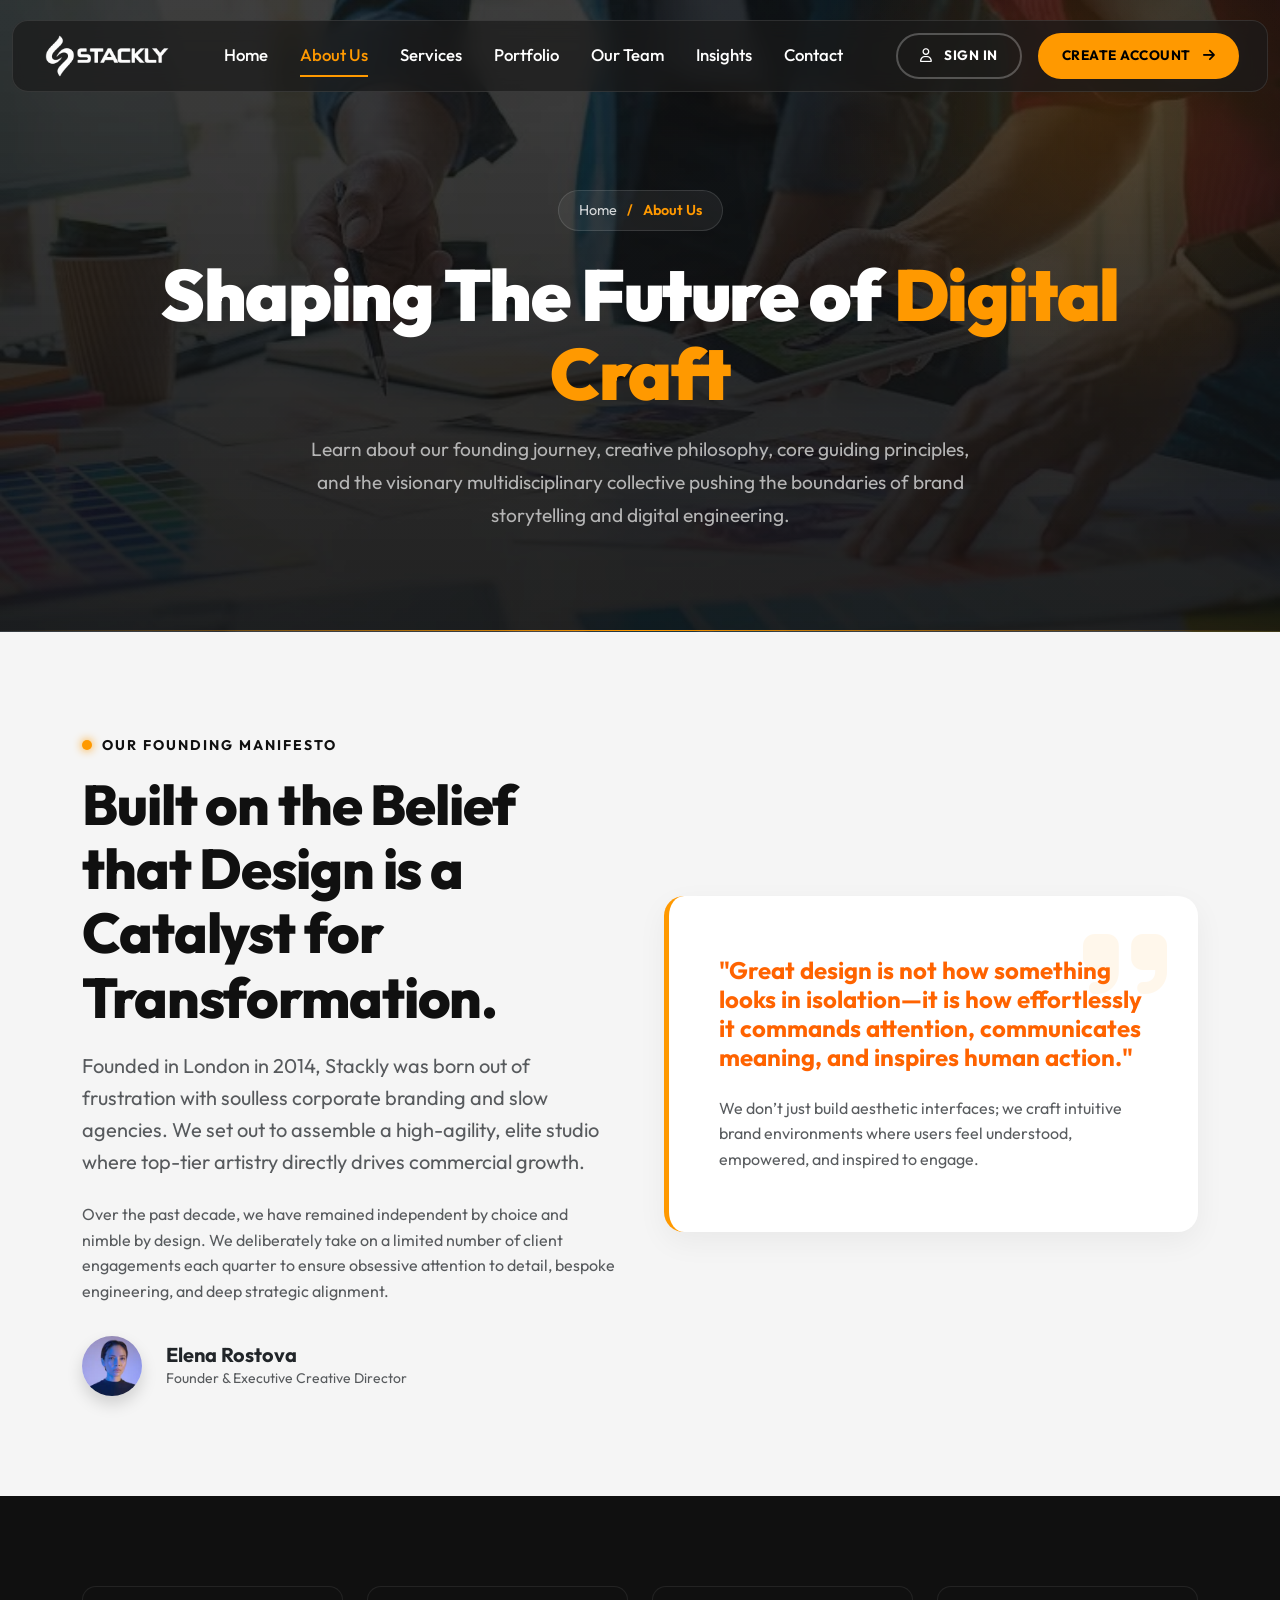
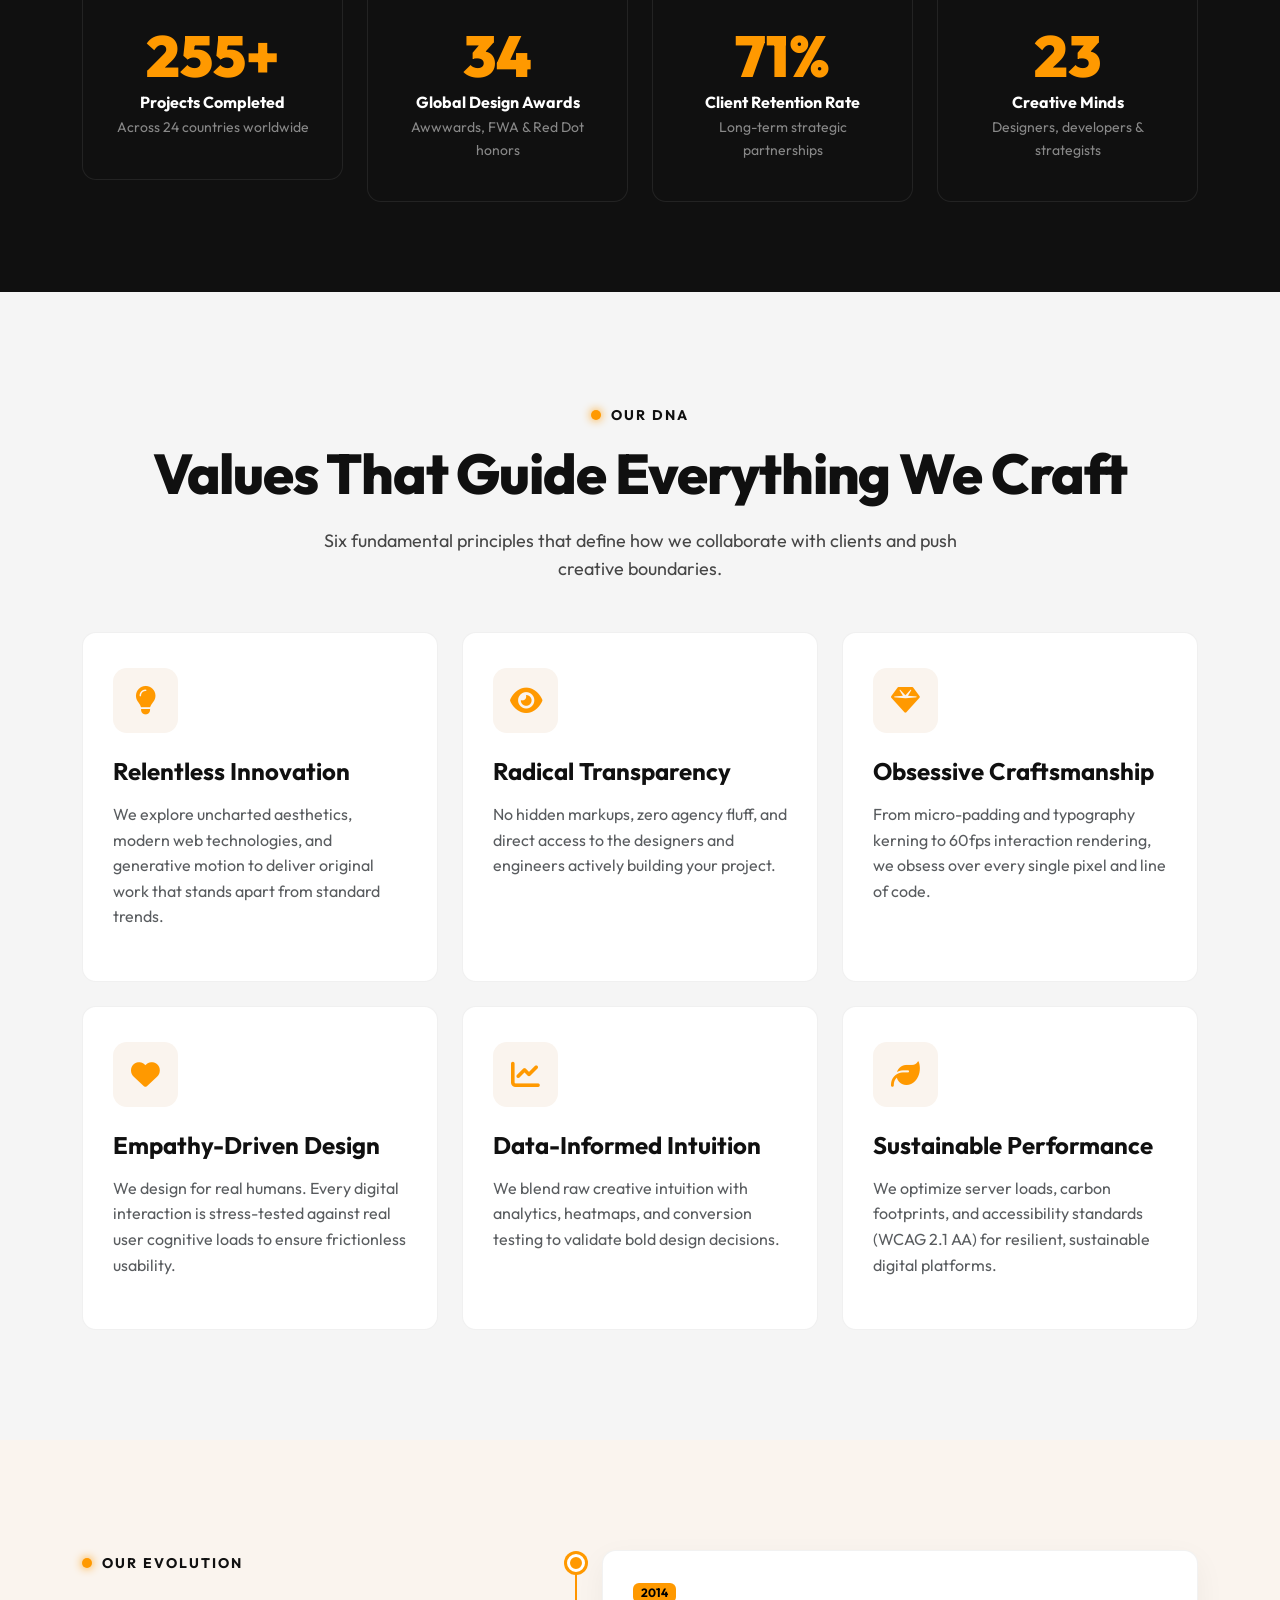
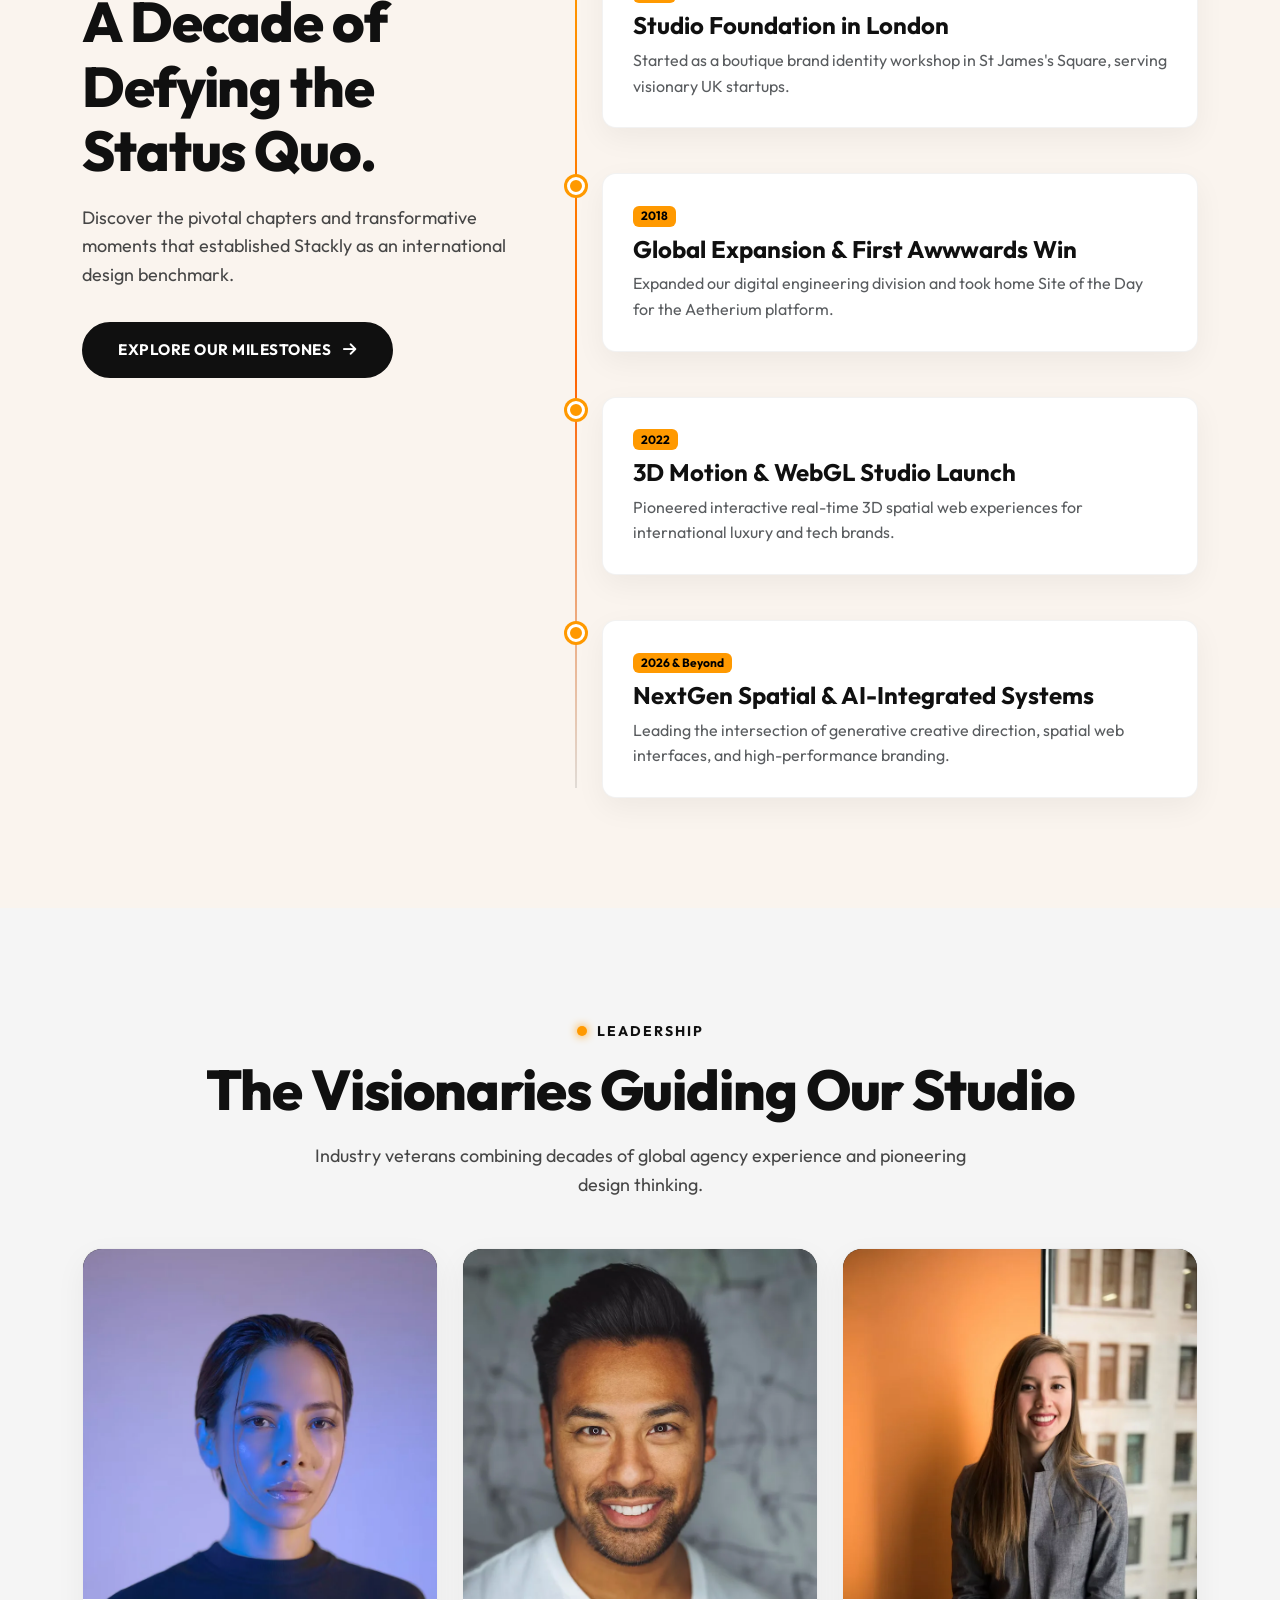
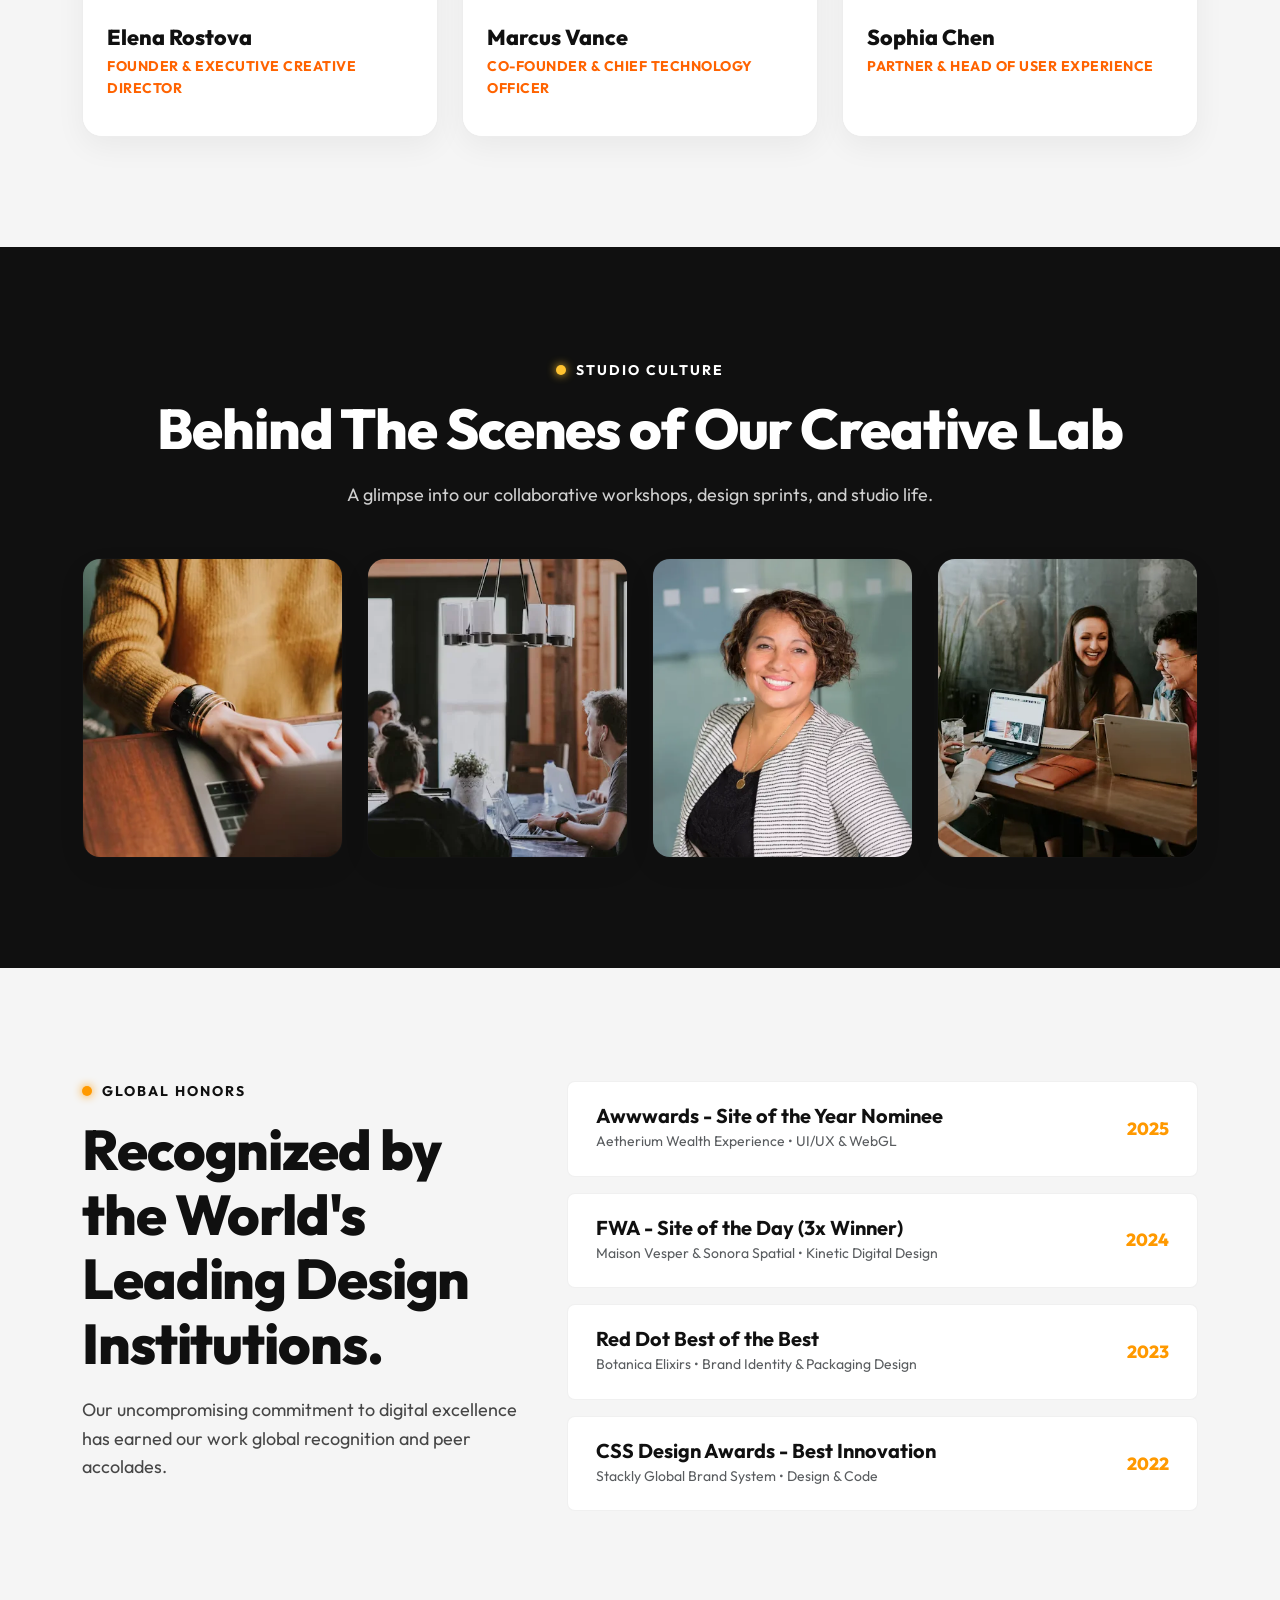
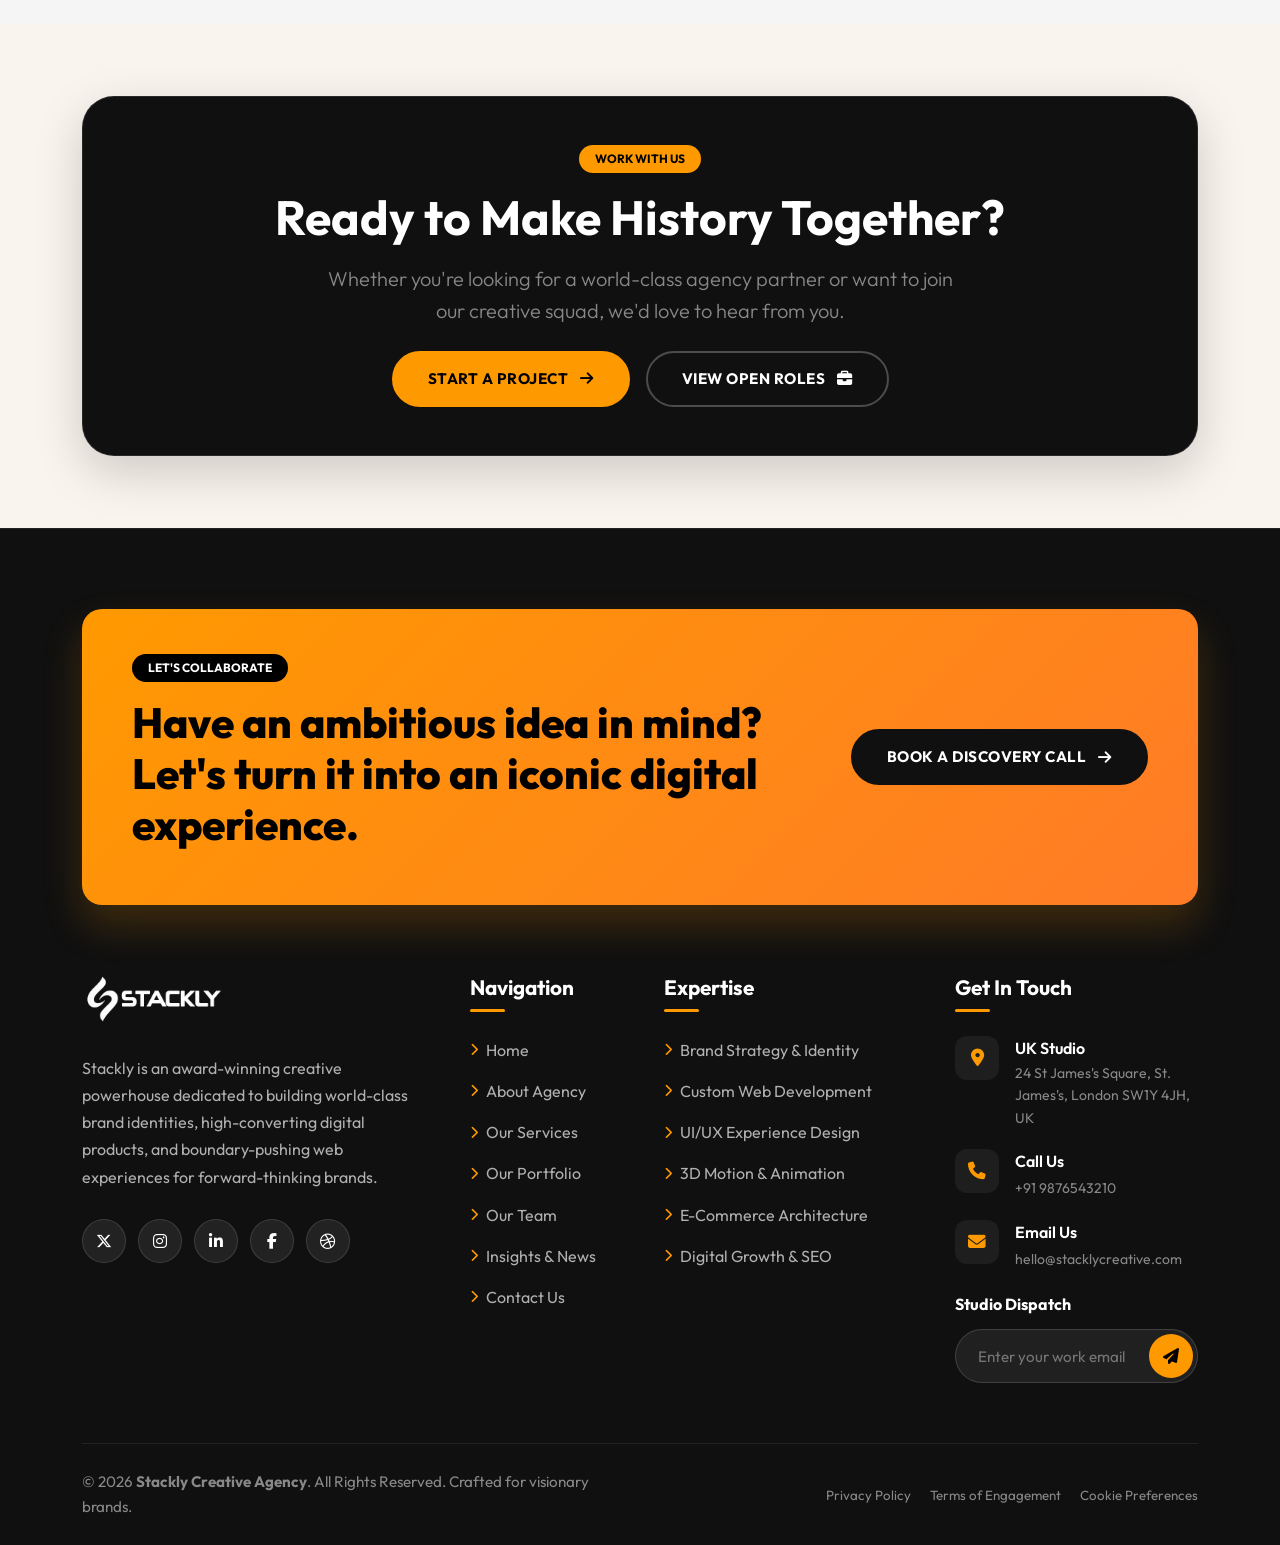
<file: pages/about.html>
<!doctype html>
<html lang="en">
  <head>
    <meta charset="UTF-8" />
    <meta name="viewport" content="width=device-width, initial-scale=1.0" />
    <title>About Us - Stackly Creative Agency Portfolio</title>
    <link
      rel="icon"
      type="image/webp"
      href="../assets/images/logoStackly.webp"
    />

    <!-- Google Fonts (Outfit) -->
    <link rel="preconnect" href="https://fonts.googleapis.com" />
    <link rel="preconnect" href="https://fonts.gstatic.com" crossorigin />
    <link
      href="https://fonts.googleapis.com/css2?family=Outfit:wght@300;400;500;600;700;800;900&display=swap"
      rel="stylesheet"
    />

    <!-- Bootstrap 5.3.3 CSS -->
    <link
      href="https://cdn.jsdelivr.net/npm/bootstrap@5.3.3/dist/css/bootstrap.min.css"
      rel="stylesheet"
    />

    <!-- Font Awesome 6.6.0 -->
    <link
      rel="stylesheet"
      href="https://cdnjs.cloudflare.com/ajax/libs/font-awesome/6.6.0/css/all.min.css"
    />

    <!-- Main Stylesheet & Page Specific CSS -->
    <link rel="stylesheet" href="../assets/css/styles.css" />
    <link rel="stylesheet" href="../assets/css/about.css" />
  </head>
  <body>
    <!-- COMMON HEADER COMPONENT CONTAINER -->
    <div id="header-placeholder"></div>

    <!-- SECTION 1: PAGE BANNER & BREADCRUMBS -->
    <section class="page-banner-section about-banner-section text-center">
      <div class="container position-relative z-2">
        <div class="banner-breadcrumb">
          <a href="../index.html">Home</a>
          <span>/</span>
          <span>About Us</span>
        </div>
        <h1 class="banner-title">
          Shaping The Future of
          <span class="text-theme-primary">Digital Craft</span>
        </h1>
        <p class="banner-desc">
          Learn about our founding journey, creative philosophy, core guiding
          principles, and the visionary multidisciplinary collective pushing the
          boundaries of brand storytelling and digital engineering.
        </p>
      </div>
    </section>

    <!-- SECTION 2: OUR STORY & MANIFESTO -->
    <section
      class="py-5"
      style="padding-top: 100px !important; padding-bottom: 100px !important"
    >
      <div class="container">
        <div class="row align-items-center g-5">
          <div class="col-lg-6">
            <span class="section-tag">Our Founding Manifesto</span>
            <h2 class="section-title">
              Built on the Belief that Design is a Catalyst for Transformation.
            </h2>
            <p class="text-muted fs-5 mb-4">
              Founded in London in 2014, Stackly was born out of frustration
              with soulless corporate branding and slow agencies. We set out to
              assemble a high-agility, elite studio where top-tier artistry
              directly drives commercial growth.
            </p>
            <p class="text-muted mb-4">
              Over the past decade, we have remained independent by choice and
              nimble by design. We deliberately take on a limited number of
              client engagements each quarter to ensure obsessive attention to
              detail, bespoke engineering, and deep strategic alignment.
            </p>
            <div class="d-flex align-items-center gap-4 pt-2">
              <img
                src="../assets/images/home/home-blog-grid-img-person-1.webp"
                alt="Elena Rostova"
                class="rounded-circle shadow"
                style="width: 60px; height: 60px; object-fit: cover"
              />
              <div>
                <h5 class="fw-bold mb-0 text-dark">Elena Rostova</h5>
                <p class="small text-muted mb-0">
                  Founder & Executive Creative Director
                </p>
              </div>
            </div>
          </div>

          <div class="col-lg-6">
            <div class="manifesto-box">
              <i class="fa-solid fa-quote-right manifesto-quote-icon"></i>
              <h4 class="fw-bold mb-4 text-theme-secondary">
                "Great design is not how something looks in isolation—it is how
                effortlessly it commands attention, communicates meaning, and
                inspires human action."
              </h4>
              <p class="text-muted mb-0">
                We don’t just build aesthetic interfaces; we craft intuitive
                brand environments where users feel understood, empowered, and
                inspired to engage.
              </p>
            </div>
          </div>
        </div>
      </div>
    </section>

    <!-- SECTION 3: KEY STATS & PROVEN IMPACT -->
    <section
      class="bg-theme-charcoal py-5 stats-section-observer"
      style="padding-top: 90px !important; padding-bottom: 90px !important"
    >
      <div class="container">
        <div class="row g-4">
          <div class="col-6 col-lg-3">
            <div class="stat-counter-box">
              <div class="stat-number-large">
                <span class="stat-counter" data-target="350">350</span>+
              </div>
              <h6 class="text-white fw-bold mb-1">Projects Completed</h6>
              <p class="small text-white-50 mb-0">
                Across 24 countries worldwide
              </p>
            </div>
          </div>
          <div class="col-6 col-lg-3">
            <div class="stat-counter-box">
              <div class="stat-number-large">
                <span class="stat-counter" data-target="48">48</span>
              </div>
              <h6 class="text-white fw-bold mb-1">Global Design Awards</h6>
              <p class="small text-white-50 mb-0">
                Awwwards, FWA & Red Dot honors
              </p>
            </div>
          </div>
          <div class="col-6 col-lg-3">
            <div class="stat-counter-box">
              <div class="stat-number-large">
                <span class="stat-counter" data-target="99">99</span>%
              </div>
              <h6 class="text-white fw-bold mb-1">Client Retention Rate</h6>
              <p class="small text-white-50 mb-0">
                Long-term strategic partnerships
              </p>
            </div>
          </div>
          <div class="col-6 col-lg-3">
            <div class="stat-counter-box">
              <div class="stat-number-large">
                <span class="stat-counter" data-target="32">32</span>
              </div>
              <h6 class="text-white fw-bold mb-1">Creative Minds</h6>
              <p class="small text-white-50 mb-0">
                Designers, developers & strategists
              </p>
            </div>
          </div>
        </div>
      </div>
    </section>

    <!-- SECTION 4: CORE VALUES & GUIDING PRINCIPLES -->
    <section
      class="py-5"
      style="padding-top: 110px !important; padding-bottom: 110px !important"
    >
      <div class="container">
        <div class="text-center mb-5">
          <span class="section-tag">Our DNA</span>
          <h2 class="section-title">Values That Guide Everything We Craft</h2>
          <p class="section-subtitle mx-auto">
            Six fundamental principles that define how we collaborate with
            clients and push creative boundaries.
          </p>
        </div>

        <div class="row g-4">
          <div class="col-lg-4 col-md-6">
            <div class="creative-card">
              <div class="card-icon-box">
                <i class="fa-solid fa-lightbulb"></i>
              </div>
              <h4 class="fw-bold mb-3">Relentless Innovation</h4>
              <p class="text-muted">
                We explore uncharted aesthetics, modern web technologies, and
                generative motion to deliver original work that stands apart
                from standard trends.
              </p>
            </div>
          </div>

          <div class="col-lg-4 col-md-6">
            <div class="creative-card">
              <div class="card-icon-box">
                <i class="fa-solid fa-eye"></i>
              </div>
              <h4 class="fw-bold mb-3">Radical Transparency</h4>
              <p class="text-muted">
                No hidden markups, zero agency fluff, and direct access to the
                designers and engineers actively building your project.
              </p>
            </div>
          </div>

          <div class="col-lg-4 col-md-6">
            <div class="creative-card">
              <div class="card-icon-box">
                <i class="fa-solid fa-gem"></i>
              </div>
              <h4 class="fw-bold mb-3">Obsessive Craftsmanship</h4>
              <p class="text-muted">
                From micro-padding and typography kerning to 60fps interaction
                rendering, we obsess over every single pixel and line of code.
              </p>
            </div>
          </div>

          <div class="col-lg-4 col-md-6">
            <div class="creative-card">
              <div class="card-icon-box">
                <i class="fa-solid fa-heart"></i>
              </div>
              <h4 class="fw-bold mb-3">Empathy-Driven Design</h4>
              <p class="text-muted">
                We design for real humans. Every digital interaction is
                stress-tested against real user cognitive loads to ensure
                frictionless usability.
              </p>
            </div>
          </div>

          <div class="col-lg-4 col-md-6">
            <div class="creative-card">
              <div class="card-icon-box">
                <i class="fa-solid fa-chart-line"></i>
              </div>
              <h4 class="fw-bold mb-3">Data-Informed Intuition</h4>
              <p class="text-muted">
                We blend raw creative intuition with analytics, heatmaps, and
                conversion testing to validate bold design decisions.
              </p>
            </div>
          </div>

          <div class="col-lg-4 col-md-6">
            <div class="creative-card">
              <div class="card-icon-box">
                <i class="fa-solid fa-leaf"></i>
              </div>
              <h4 class="fw-bold mb-3">Sustainable Performance</h4>
              <p class="text-muted">
                We optimize server loads, carbon footprints, and accessibility
                standards (WCAG 2.1 AA) for resilient, sustainable digital
                platforms.
              </p>
            </div>
          </div>
        </div>
      </div>
    </section>

    <!-- SECTION 5: INTERACTIVE JOURNEY TIMELINE -->
    <section
      class="bg-theme-secondary py-5"
      style="padding-top: 110px !important; padding-bottom: 110px !important"
    >
      <div class="container">
        <div class="row g-5 align-items-start">
          <div class="col-lg-5">
            <span class="section-tag">Our Evolution</span>
            <h2 class="section-title">A Decade of Defying the Status Quo.</h2>
            <p class="section-subtitle">
              Discover the pivotal chapters and transformative moments that
              established Stackly as an international design benchmark.
            </p>
            <a href="#" class="btn-creative btn-creative-dark">
              <span>Explore Our Milestones</span>
              <i class="fa-solid fa-arrow-right"></i>
            </a>
          </div>

          <div class="col-lg-7">
            <div class="timeline-track">
              <!-- Step 1 -->
              <div class="timeline-step">
                <div class="timeline-dot"></div>
                <div class="timeline-card">
                  <span class="badge bg-theme-primary text-black fw-bold mb-2"
                    >2014</span
                  >
                  <h4 class="fw-bold mb-2">Studio Foundation in London</h4>
                  <p class="text-muted mb-0">
                    Started as a boutique brand identity workshop in St James's
                    Square, serving visionary UK startups.
                  </p>
                </div>
              </div>

              <!-- Step 2 -->
              <div class="timeline-step">
                <div class="timeline-dot"></div>
                <div class="timeline-card">
                  <span class="badge bg-theme-primary text-black fw-bold mb-2"
                    >2018</span
                  >
                  <h4 class="fw-bold mb-2">
                    Global Expansion & First Awwwards Win
                  </h4>
                  <p class="text-muted mb-0">
                    Expanded our digital engineering division and took home Site
                    of the Day for the Aetherium platform.
                  </p>
                </div>
              </div>

              <!-- Step 3 -->
              <div class="timeline-step">
                <div class="timeline-dot"></div>
                <div class="timeline-card">
                  <span class="badge bg-theme-primary text-black fw-bold mb-2"
                    >2022</span
                  >
                  <h4 class="fw-bold mb-2">3D Motion & WebGL Studio Launch</h4>
                  <p class="text-muted mb-0">
                    Pioneered interactive real-time 3D spatial web experiences
                    for international luxury and tech brands.
                  </p>
                </div>
              </div>

              <!-- Step 4 -->
              <div class="timeline-step">
                <div class="timeline-dot"></div>
                <div class="timeline-card">
                  <span class="badge bg-theme-primary text-black fw-bold mb-2"
                    >2026 & Beyond</span
                  >
                  <h4 class="fw-bold mb-2">
                    NextGen Spatial & AI-Integrated Systems
                  </h4>
                  <p class="text-muted mb-0">
                    Leading the intersection of generative creative direction,
                    spatial web interfaces, and high-performance branding.
                  </p>
                </div>
              </div>
            </div>
          </div>
        </div>
      </div>
    </section>

    <!-- SECTION 6: EXECUTIVE LEADERSHIP -->
    <section
      class="py-5"
      style="padding-top: 110px !important; padding-bottom: 110px !important"
    >
      <div class="container">
        <div class="text-center mb-5">
          <span class="section-tag">Leadership</span>
          <h2 class="section-title">The Visionaries Guiding Our Studio</h2>
          <p class="section-subtitle mx-auto">
            Industry veterans combining decades of global agency experience and
            pioneering design thinking.
          </p>
        </div>

        <div class="row g-4 justify-content-center">
          <div class="col-lg-4 col-md-6">
            <div class="team-member-card">
              <div class="team-img-wrapper">
                <img
                  src="../assets/images/home/home-team-member-1.webp"
                  alt="Elena Rostova"
                />
                <div class="team-social-overlay">
                  <a href="#"><i class="fa-brands fa-linkedin-in"></i></a>
                  <a href="#"><i class="fa-brands fa-x-twitter"></i></a>
                </div>
              </div>
              <div class="team-info-box">
                <h4 class="team-name">Elena Rostova</h4>
                <p class="team-role">Founder & Executive Creative Director</p>
              </div>
            </div>
          </div>

          <div class="col-lg-4 col-md-6">
            <div class="team-member-card">
              <div class="team-img-wrapper">
                <img
                  src="../assets/images/home/home-team-member-2.webp"
                  alt="Marcus Vance"
                />
                <div class="team-social-overlay">
                  <a href="#"><i class="fa-brands fa-linkedin-in"></i></a>
                  <a href="#"><i class="fa-brands fa-x-twitter"></i></a>
                </div>
              </div>
              <div class="team-info-box">
                <h4 class="team-name">Marcus Vance</h4>
                <p class="team-role">Co-Founder & Chief Technology Officer</p>
              </div>
            </div>
          </div>

          <div class="col-lg-4 col-md-6">
            <div class="team-member-card">
              <div class="team-img-wrapper">
                <img
                  src="../assets/images/home/home-team-member-3.webp"
                  alt="Sophia Chen"
                />
                <div class="team-social-overlay">
                  <a href="#"><i class="fa-brands fa-linkedin-in"></i></a>
                  <a href="#"><i class="fa-brands fa-x-twitter"></i></a>
                </div>
              </div>
              <div class="team-info-box">
                <h4 class="team-name">Sophia Chen</h4>
                <p class="team-role">Partner & Head of User Experience</p>
              </div>
            </div>
          </div>
        </div>
      </div>
    </section>

    <!-- SECTION 7: STUDIO LIFE & CULTURE GALLERY -->
    <section
      class="bg-theme-charcoal py-5"
      style="padding-top: 110px !important; padding-bottom: 110px !important"
    >
      <div class="container">
        <div class="text-center mb-5">
          <span class="section-tag light">Studio Culture</span>
          <h2 class="section-title light">
            Behind The Scenes of Our Creative Lab
          </h2>
          <p class="section-subtitle light mx-auto">
            A glimpse into our collaborative workshops, design sprints, and
            studio life.
          </p>
        </div>

        <div class="row g-4">
          <div class="col-md-6 col-lg-3">
            <div class="studio-gallery-img">
              <img
                src="../assets/images/about/about-studio-gallery-img-1.webp"
                alt="Collaborative Concepting"
              />
            </div>
          </div>
          <div class="col-md-6 col-lg-3">
            <div class="studio-gallery-img">
              <img
                src="../assets/images/about/about-studio-gallery-img-2.webp"
                alt="Strategy Workshop"
              />
            </div>
          </div>
          <div class="col-md-6 col-lg-3">
            <div class="studio-gallery-img">
              <img
                src="../assets/images/about/about-studio-gallery-img-3.webp"
                alt="Digital Design Review"
              />
            </div>
          </div>
          <div class="col-md-6 col-lg-3">
            <div class="studio-gallery-img">
              <img
                src="../assets/images/about/about-studio-gallery-img-4.webp"
                alt="Creative Standup Meeting"
              />
            </div>
          </div>
        </div>
      </div>
    </section>

    <!-- SECTION 8: GLOBAL AWARDS & ACCOLADES -->
    <section
      class="py-5"
      style="padding-top: 110px !important; padding-bottom: 110px !important"
    >
      <div class="container">
        <div class="row align-items-center g-5">
          <div class="col-lg-5">
            <span class="section-tag">Global Honors</span>
            <h2 class="section-title">
              Recognized by the World's Leading Design Institutions.
            </h2>
            <p class="section-subtitle">
              Our uncompromising commitment to digital excellence has earned our
              work global recognition and peer accolades.
            </p>
          </div>

          <div class="col-lg-7">
            <div class="d-flex flex-column gap-3">
              <div class="award-strip-item">
                <div>
                  <h5 class="fw-bold mb-0">
                    Awwwards - Site of the Year Nominee
                  </h5>
                  <span class="small text-muted"
                    >Aetherium Wealth Experience • UI/UX & WebGL</span
                  >
                </div>
                <span class="award-year">2025</span>
              </div>

              <div class="award-strip-item">
                <div>
                  <h5 class="fw-bold mb-0">
                    FWA - Site of the Day (3x Winner)
                  </h5>
                  <span class="small text-muted"
                    >Maison Vesper & Sonora Spatial • Kinetic Digital
                    Design</span
                  >
                </div>
                <span class="award-year">2024</span>
              </div>

              <div class="award-strip-item">
                <div>
                  <h5 class="fw-bold mb-0">Red Dot Best of the Best</h5>
                  <span class="small text-muted"
                    >Botanica Elixirs • Brand Identity & Packaging Design</span
                  >
                </div>
                <span class="award-year">2023</span>
              </div>

              <div class="award-strip-item">
                <div>
                  <h5 class="fw-bold mb-0">
                    CSS Design Awards - Best Innovation
                  </h5>
                  <span class="small text-muted"
                    >Stackly Global Brand System • Design & Code</span
                  >
                </div>
                <span class="award-year">2022</span>
              </div>
            </div>
          </div>
        </div>
      </div>
    </section>

    <!-- SECTION 9: JOIN OUR JOURNEY / CTA -->
    <section class="bg-theme-secondary py-5">
      <div class="container py-4">
        <div
          class="bg-theme-charcoal text-white rounded-5 p-5 position-relative overflow-hidden text-center border border-white border-opacity-10 shadow-lg"
        >
          <span
            class="badge bg-theme-primary text-black fw-bold text-uppercase px-3 py-2 rounded-pill mb-3"
            >Work With Us</span
          >
          <h2 class="display-5 fw-bolder mb-3">
            Ready to Make History Together?
          </h2>
          <p class="text-white-50 lead mx-auto mb-4" style="max-width: 650px">
            Whether you're looking for a world-class agency partner or want to
            join our creative squad, we'd love to hear from you.
          </p>
          <div class="d-flex flex-wrap justify-content-center gap-3">
            <a href="#" class="btn-creative btn-creative-primary">
              <span>Start A Project</span>
              <i class="fa-solid fa-arrow-right"></i>
            </a>
            <a href="#" class="btn-creative btn-creative-outline">
              <span>View Open Roles</span>
              <i class="fa-solid fa-briefcase"></i>
            </a>
          </div>
        </div>
      </div>
    </section>

    <!-- COMMON FOOTER COMPONENT CONTAINER -->
    <div id="footer-placeholder"></div>

    <!-- Bootstrap 5.3.3 JS Bundle -->
    <script src="https://cdn.jsdelivr.net/npm/bootstrap@5.3.3/dist/js/bootstrap.bundle.min.js"></script>
    <!-- Main Interactive Script with Component Loader -->
    <script src="../assets/js/script.js"></script>
  </body>
</html>
</file>
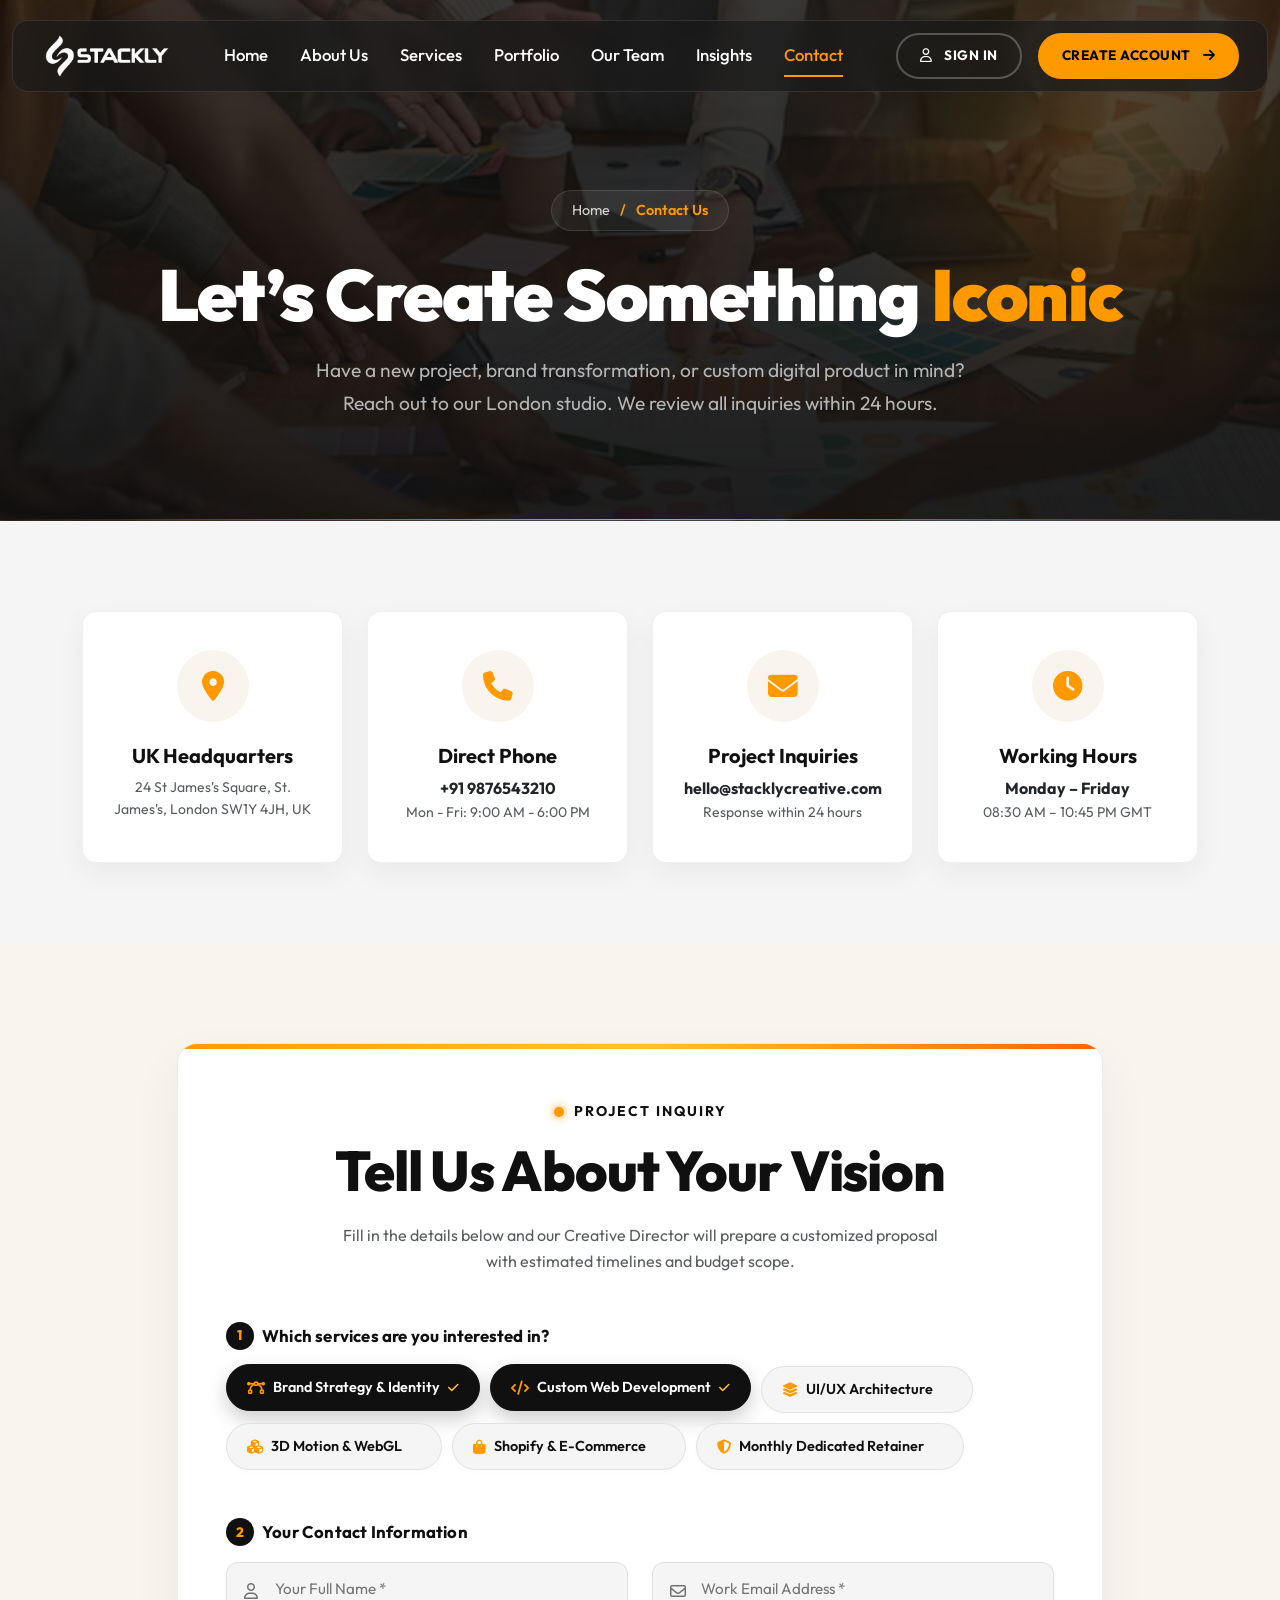
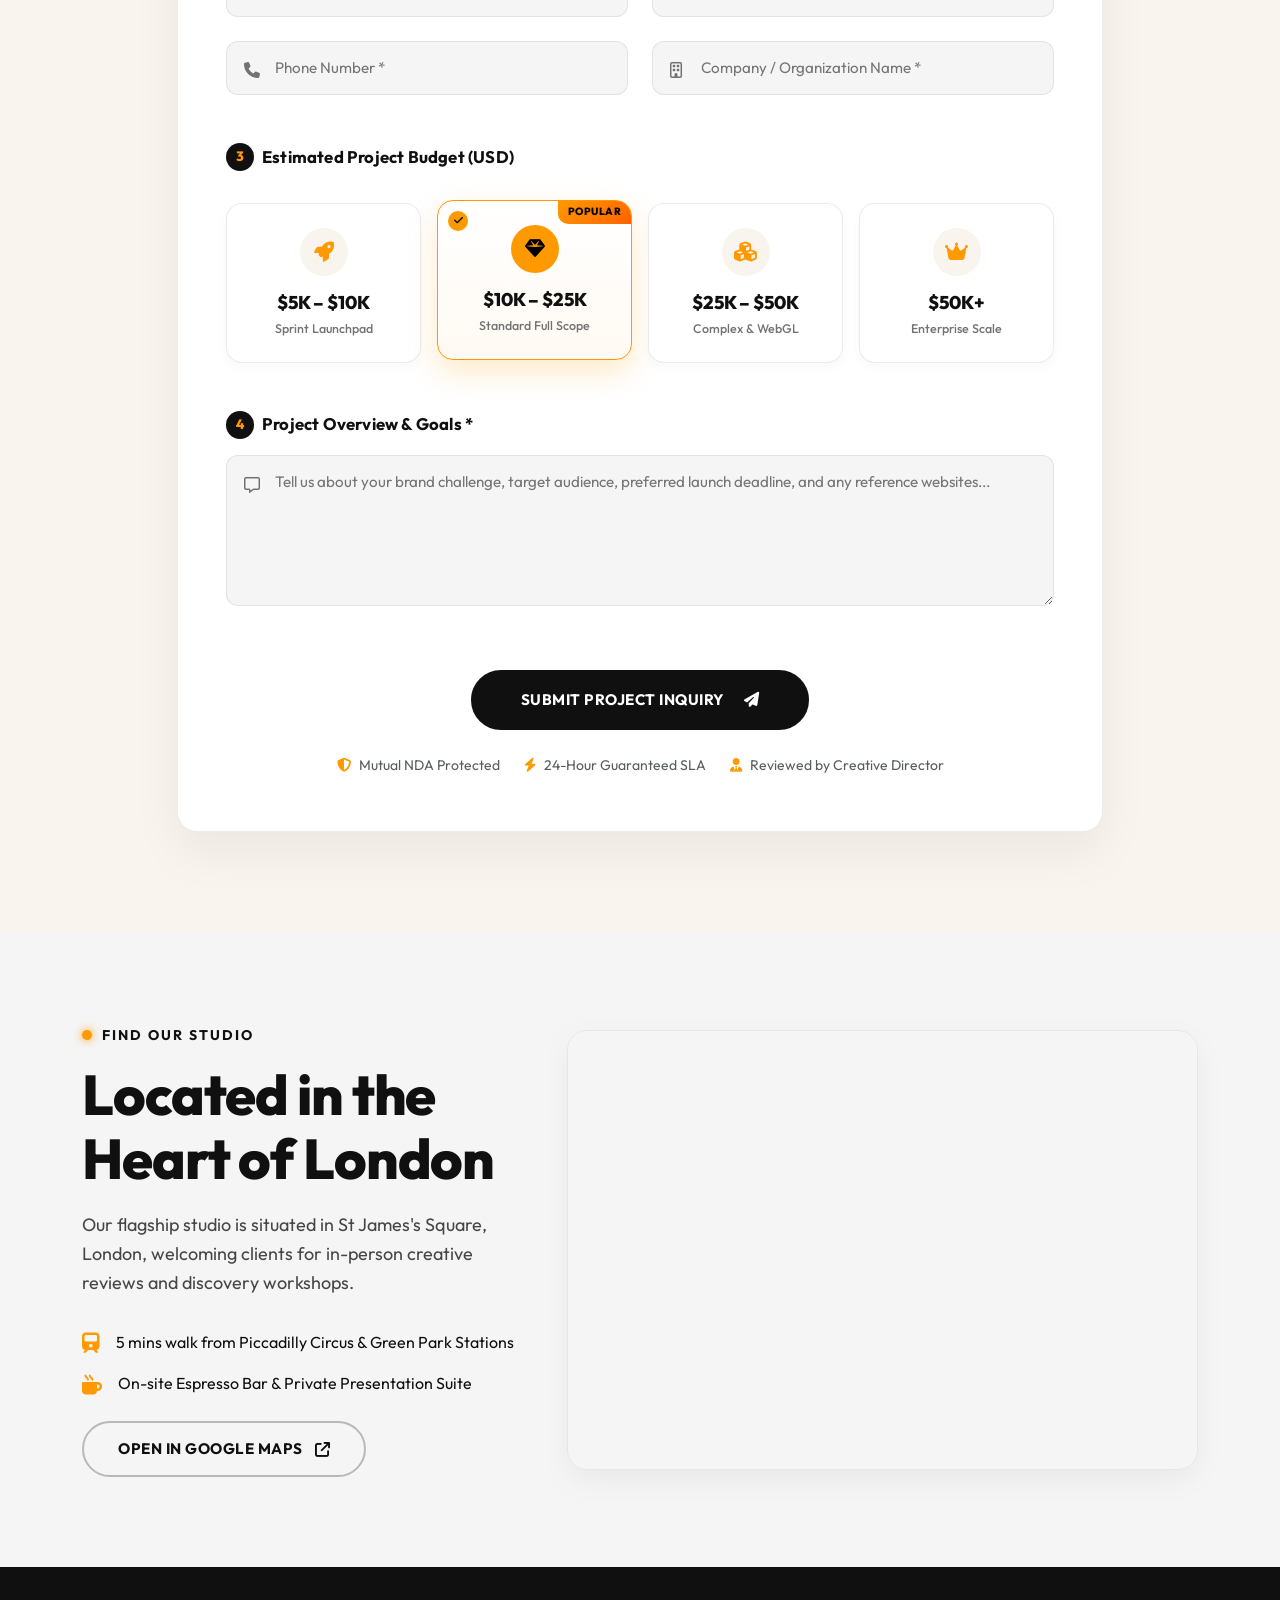
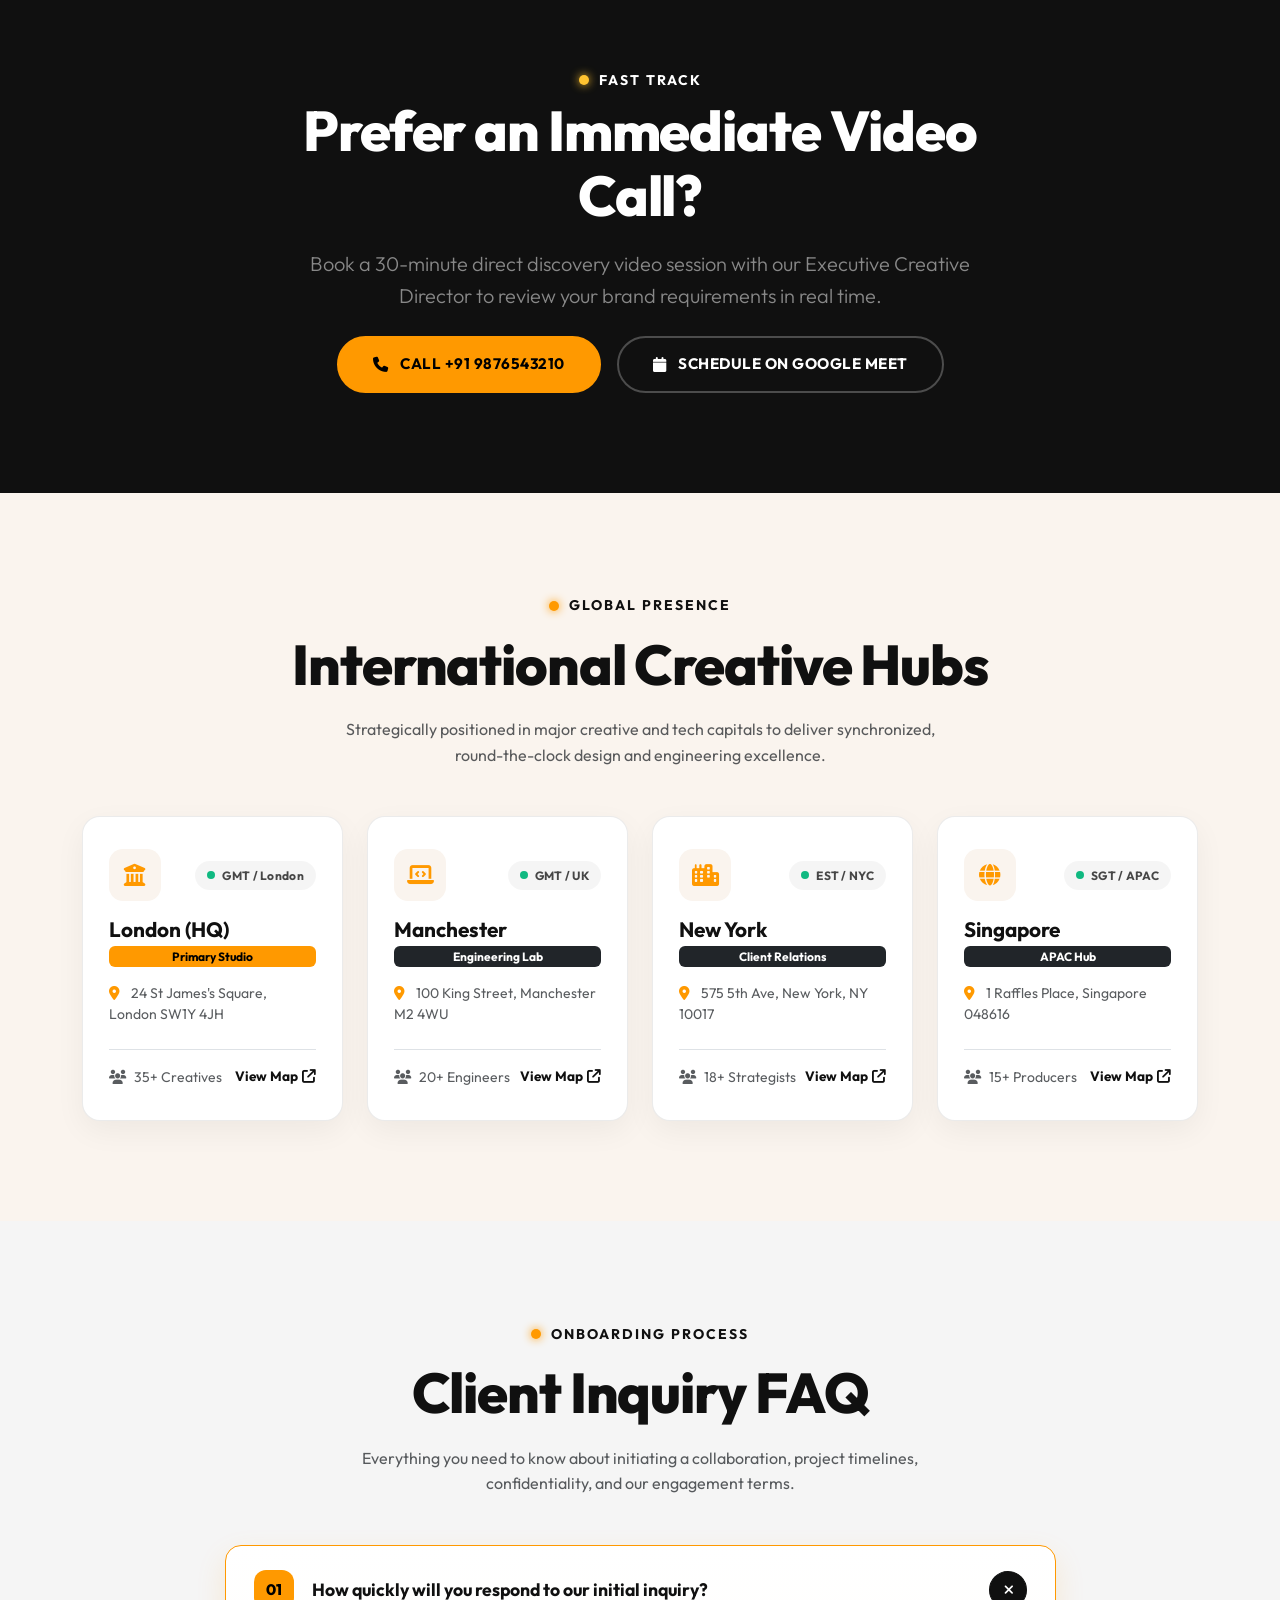
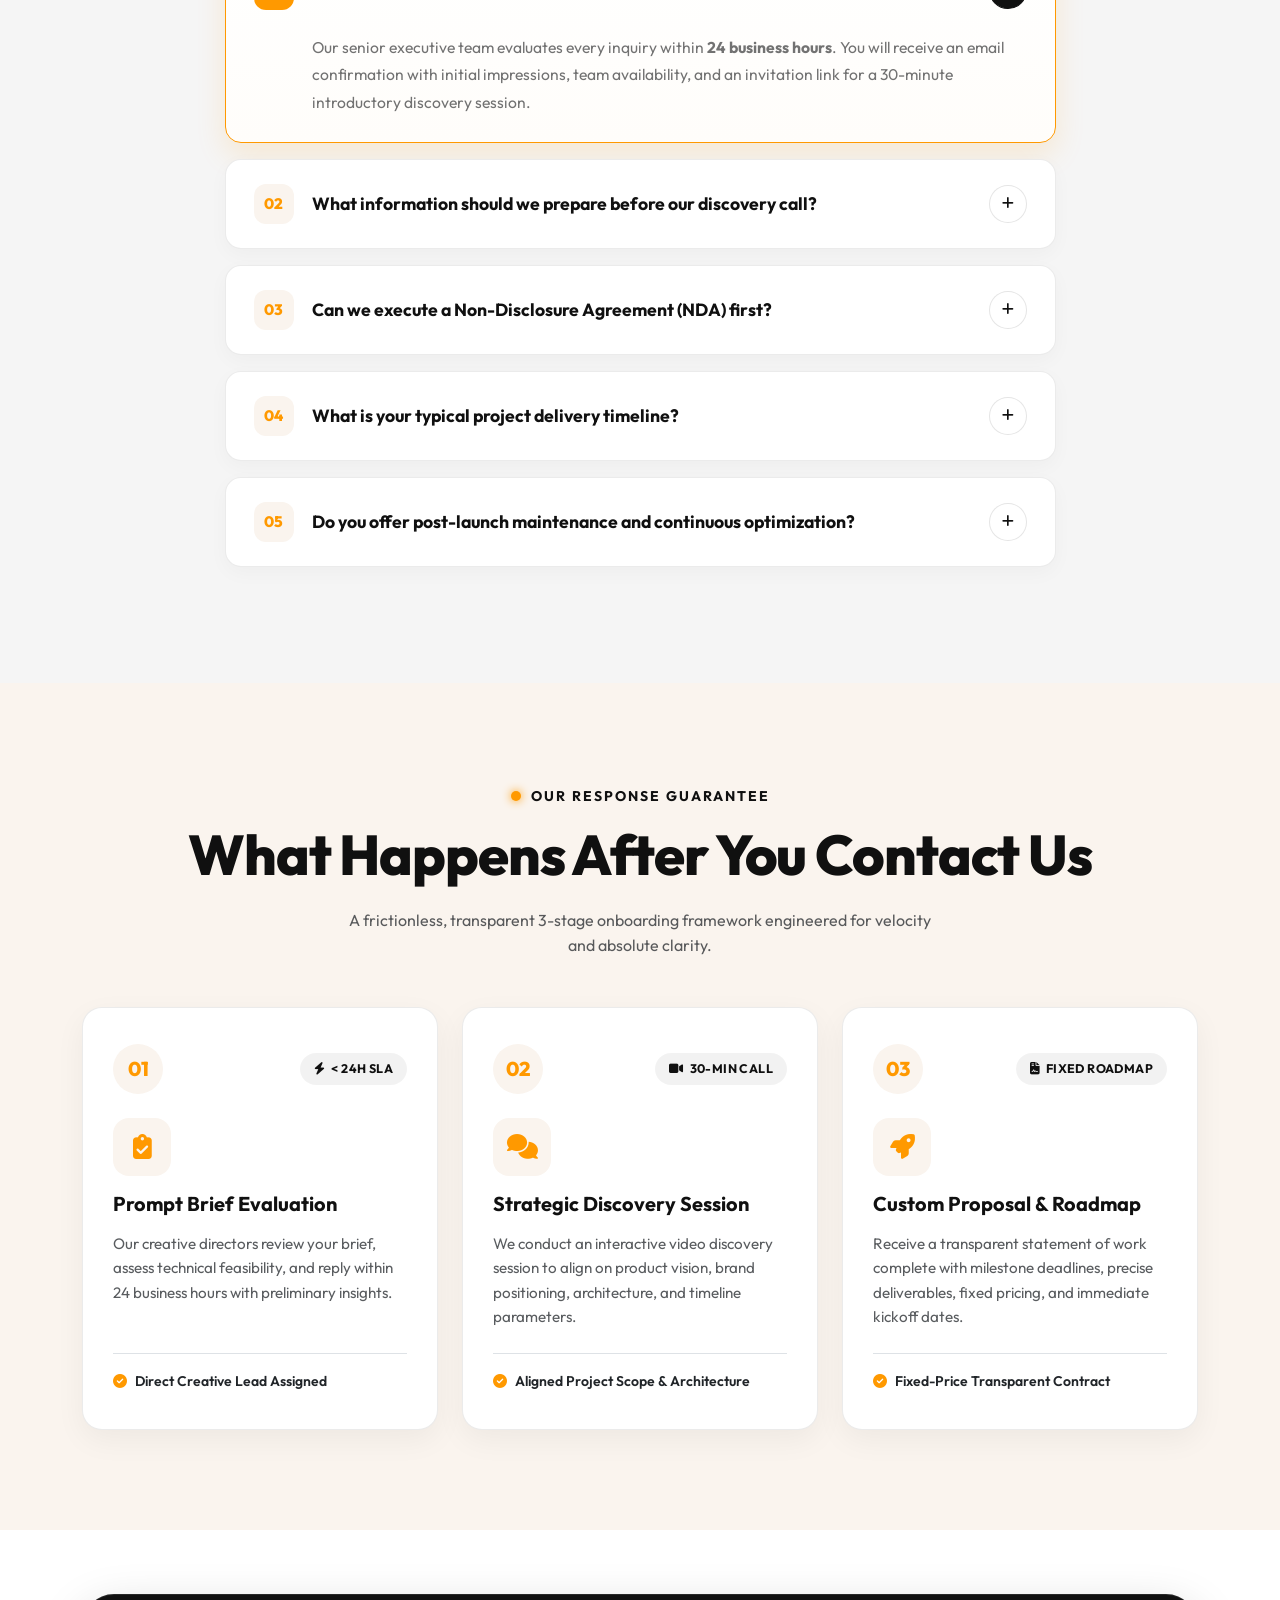
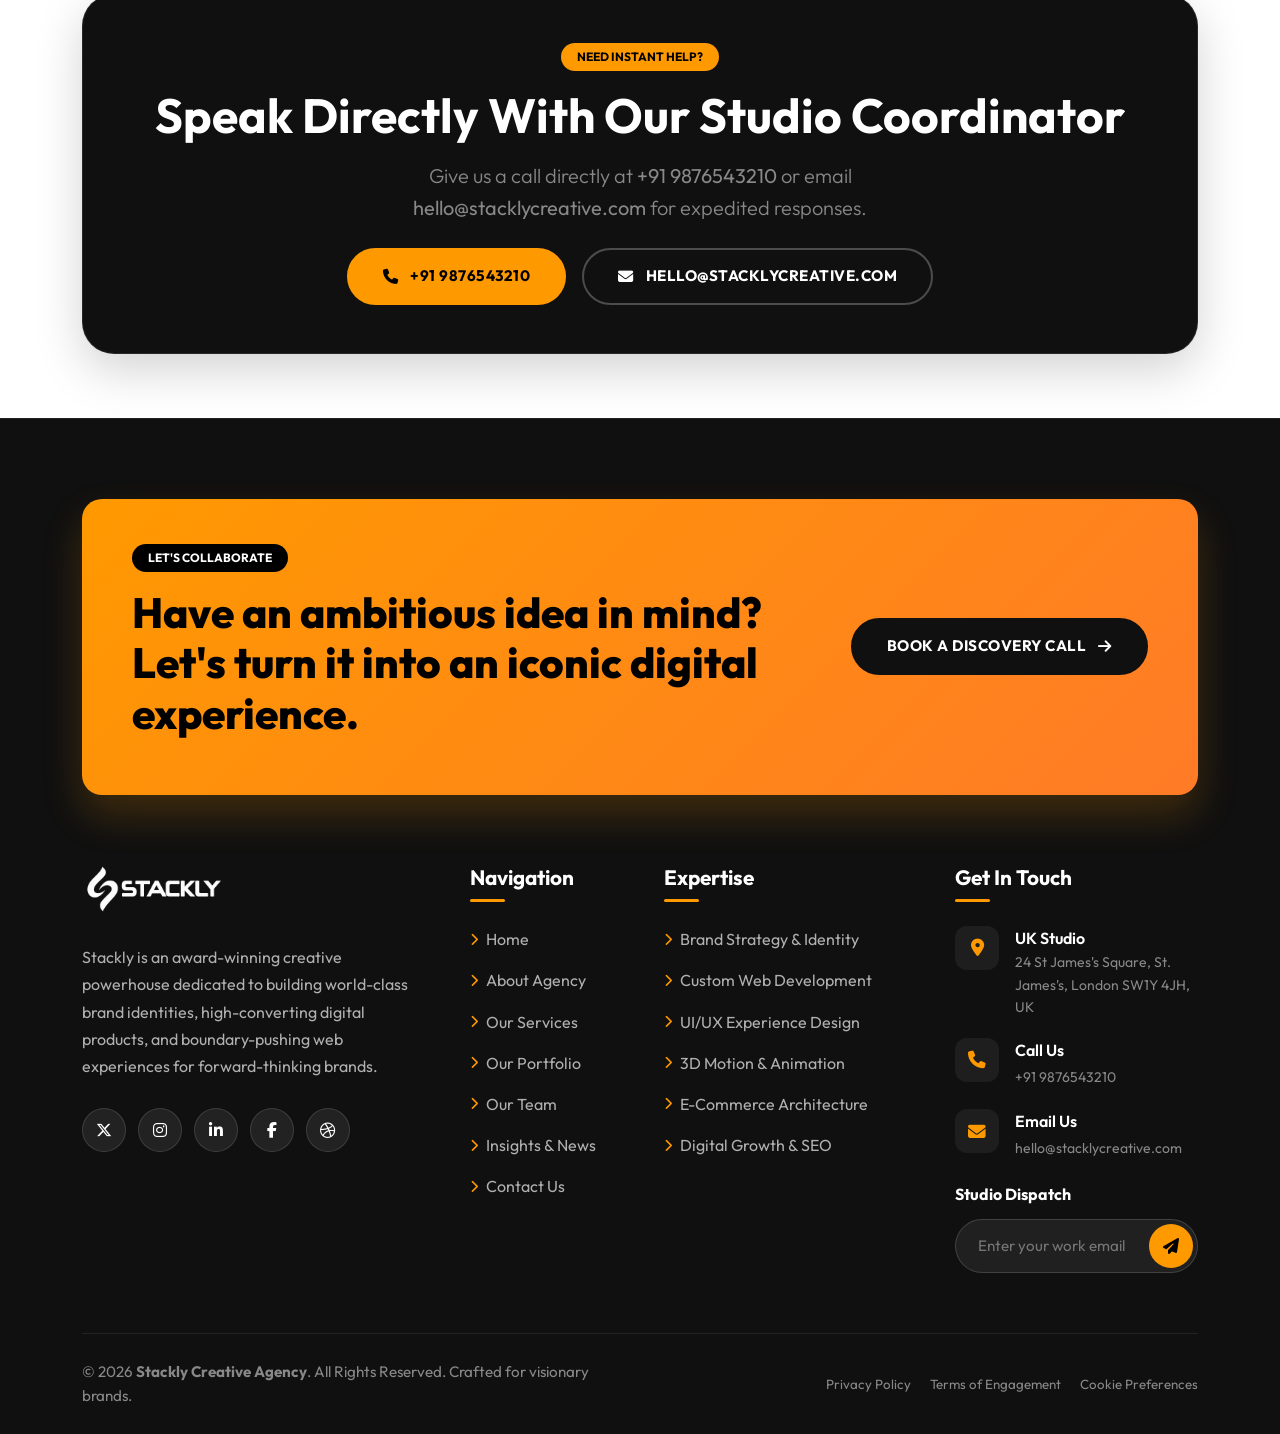
<file: pages/contact.html>
<!doctype html>
<html lang="en">
  <head>
    <meta charset="UTF-8" />
    <meta name="viewport" content="width=device-width, initial-scale=1.0" />
    <title>Contact Us - Stackly Creative Agency Portfolio</title>
    <link
      rel="icon"
      type="image/webp"
      href="../assets/images/logoStackly.webp"
    />

    <!-- Google Fonts (Outfit) -->
    <link rel="preconnect" href="https://fonts.googleapis.com" />
    <link rel="preconnect" href="https://fonts.gstatic.com" crossorigin />
    <link
      href="https://fonts.googleapis.com/css2?family=Outfit:wght@300;400;500;600;700;800;900&display=swap"
      rel="stylesheet"
    />

    <!-- Bootstrap 5.3.3 CSS -->
    <link
      href="https://cdn.jsdelivr.net/npm/bootstrap@5.3.3/dist/css/bootstrap.min.css"
      rel="stylesheet"
    />

    <!-- Font Awesome 6.6.0 -->
    <link
      rel="stylesheet"
      href="https://cdnjs.cloudflare.com/ajax/libs/font-awesome/6.6.0/css/all.min.css"
    />

    <!-- Main Stylesheet & Page Specific CSS -->
    <link rel="stylesheet" href="../assets/css/styles.css" />
    <link rel="stylesheet" href="../assets/css/contact.css" />
  </head>
  <body>
    <!-- COMMON HEADER COMPONENT CONTAINER -->
    <div id="header-placeholder"></div>

    <!-- SECTION 1: PAGE BANNER & BREADCRUMBS -->
    <section class="page-banner-section contact-banner-section text-center">
      <div class="container position-relative z-2">
        <div class="banner-breadcrumb">
          <a href="../index.html">Home</a>
          <span>/</span>
          <span>Contact Us</span>
        </div>
        <h1 class="banner-title">
          Let’s Create Something <span class="text-theme-primary">Iconic</span>
        </h1>
        <p class="banner-desc">
          Have a new project, brand transformation, or custom digital product in
          mind? Reach out to our London studio. We review all inquiries within
          24 hours.
        </p>
      </div>
    </section>

    <!-- SECTION 2: CONTACT INFO CARDS GRID (4 CARDS) -->
    <section
      class="py-5"
      style="padding-top: 90px !important; padding-bottom: 80px !important"
    >
      <div class="container">
        <div class="row g-4">
          <!-- Card 1 -->
          <div class="col-lg-3 col-md-6">
            <div class="contact-info-card">
              <div class="contact-icon-large">
                <i class="fa-solid fa-location-dot"></i>
              </div>
              <h5 class="fw-bold mb-2">UK Headquarters</h5>
              <p class="text-muted small mb-0">
                24 St James's Square, St. James's, London SW1Y 4JH, UK
              </p>
            </div>
          </div>

          <!-- Card 2 -->
          <div class="col-lg-3 col-md-6">
            <div class="contact-info-card">
              <div class="contact-icon-large">
                <i class="fa-solid fa-phone"></i>
              </div>
              <h5 class="fw-bold mb-2">Direct Phone</h5>
              <p class="mb-0">
                <a href="#" class="text-dark fw-bold text-decoration-none"
                  >+91 9876543210</a
                >
              </p>
              <p class="text-muted small mb-0">Mon - Fri: 9:00 AM - 6:00 PM</p>
            </div>
          </div>

          <!-- Card 3 -->
          <div class="col-lg-3 col-md-6">
            <div class="contact-info-card">
              <div class="contact-icon-large">
                <i class="fa-solid fa-envelope"></i>
              </div>
              <h5 class="fw-bold mb-2">Project Inquiries</h5>
              <p class="mb-0">
                <a href="#" class="text-dark fw-bold text-decoration-none"
                  >hello@stacklycreative.com</a
                >
              </p>
              <p class="text-muted small mb-0">Response within 24 hours</p>
            </div>
          </div>

          <!-- Card 4 -->
          <div class="col-lg-3 col-md-6">
            <div class="contact-info-card">
              <div class="contact-icon-large">
                <i class="fa-solid fa-clock"></i>
              </div>
              <h5 class="fw-bold mb-2">Working Hours</h5>
              <p class="text-dark fw-bold mb-0">Monday – Friday</p>
              <p class="text-muted small mb-0">08:30 AM – 10:45 PM GMT</p>
            </div>
          </div>
        </div>
      </div>
    </section>

    <!-- SECTION 3: INTERACTIVE PROJECT INQUIRY FORM & BUDGET SELECTOR -->
    <section
      class="bg-theme-secondary py-5"
      style="padding-top: 100px !important; padding-bottom: 100px !important"
    >
      <div class="container">
        <div class="row justify-content-center">
          <div class="col-lg-10">
            <div class="contact-main-form-box">
              <div class="text-center mb-5">
                <span class="section-tag">Project Inquiry</span>
                <h2 class="section-title">Tell Us About Your Vision</h2>
                <p class="text-muted mx-auto" style="max-width: 600px">
                  Fill in the details below and our Creative Director will
                  prepare a customized proposal with estimated timelines and
                  budget scope.
                </p>
              </div>

              <form
                id="projectInquiryForm"
                onsubmit="
                  event.preventDefault();
                  window.location.href = '404.html';
                "
              >
                <!-- Step 1: Services Interested -->
                <div class="mb-5 form-section-group">
                  <div
                    class="form-step-heading mb-3 d-flex align-items-center gap-2"
                  >
                    <span class="step-badge">1</span>
                    <span>Which services are you interested in?</span>
                  </div>
                  <div class="service-tags-wrapper">
                    <div class="service-pill-item">
                      <input
                        type="checkbox"
                        id="srv_brand"
                        name="services[]"
                        class="service-select-checkbox"
                        checked
                      />
                      <label for="srv_brand" class="service-select-label">
                        <i class="fa-solid fa-bezier-curve me-2"></i>
                        <span>Brand Strategy & Identity</span>
                        <i class="fa-solid fa-check check-indicator ms-2"></i>
                      </label>
                    </div>

                    <div class="service-pill-item">
                      <input
                        type="checkbox"
                        id="srv_web"
                        name="services[]"
                        class="service-select-checkbox"
                        checked
                      />
                      <label for="srv_web" class="service-select-label">
                        <i class="fa-solid fa-code me-2"></i>
                        <span>Custom Web Development</span>
                        <i class="fa-solid fa-check check-indicator ms-2"></i>
                      </label>
                    </div>

                    <div class="service-pill-item">
                      <input
                        type="checkbox"
                        id="srv_uiux"
                        name="services[]"
                        class="service-select-checkbox"
                      />
                      <label for="srv_uiux" class="service-select-label">
                        <i class="fa-solid fa-layer-group me-2"></i>
                        <span>UI/UX Architecture</span>
                        <i class="fa-solid fa-check check-indicator ms-2"></i>
                      </label>
                    </div>

                    <div class="service-pill-item">
                      <input
                        type="checkbox"
                        id="srv_3d"
                        name="services[]"
                        class="service-select-checkbox"
                      />
                      <label for="srv_3d" class="service-select-label">
                        <i class="fa-solid fa-cubes me-2"></i>
                        <span>3D Motion & WebGL</span>
                        <i class="fa-solid fa-check check-indicator ms-2"></i>
                      </label>
                    </div>

                    <div class="service-pill-item">
                      <input
                        type="checkbox"
                        id="srv_ecom"
                        name="services[]"
                        class="service-select-checkbox"
                      />
                      <label for="srv_ecom" class="service-select-label">
                        <i class="fa-solid fa-bag-shopping me-2"></i>
                        <span>Shopify & E-Commerce</span>
                        <i class="fa-solid fa-check check-indicator ms-2"></i>
                      </label>
                    </div>

                    <div class="service-pill-item">
                      <input
                        type="checkbox"
                        id="srv_retainer"
                        name="services[]"
                        class="service-select-checkbox"
                      />
                      <label for="srv_retainer" class="service-select-label">
                        <i class="fa-solid fa-shield-halved me-2"></i>
                        <span>Monthly Dedicated Retainer</span>
                        <i class="fa-solid fa-check check-indicator ms-2"></i>
                      </label>
                    </div>
                  </div>
                </div>

                <!-- Step 2: Contact Info -->
                <div class="mb-5 form-section-group">
                  <div
                    class="form-step-heading mb-3 d-flex align-items-center gap-2"
                  >
                    <span class="step-badge">2</span>
                    <span>Your Contact Information</span>
                  </div>
                  <div class="row g-4">
                    <div class="col-md-6">
                      <div class="form-floating-custom">
                        <label for="contactName" class="visually-hidden"
                          >Your Full Name</label
                        >
                        <span class="input-icon"
                          ><i class="fa-regular fa-user"></i
                        ></span>
                        <input
                          type="text"
                          id="contactName"
                          name="name"
                          class="form-control-custom"
                          placeholder="Your Full Name *"
                          maxlength="16"
                          autocomplete="name"
                          required
                        />
                      </div>
                    </div>
                    <div class="col-md-6">
                      <div class="form-floating-custom">
                        <label for="contactEmail" class="visually-hidden"
                          >Work Email Address</label
                        >
                        <span class="input-icon"
                          ><i class="fa-regular fa-envelope"></i
                        ></span>
                        <input
                          type="email"
                          id="contactEmail"
                          name="email"
                          class="form-control-custom"
                          placeholder="Work Email Address *"
                          autocomplete="email"
                          required
                        />
                      </div>
                    </div>
                    <div class="col-md-6">
                      <div class="form-floating-custom">
                        <label for="contactPhone" class="visually-hidden"
                          >Phone Number</label
                        >
                        <span class="input-icon"
                          ><i class="fa-solid fa-phone"></i
                        ></span>
                        <input
                          type="tel"
                          id="contactPhone"
                          name="phone"
                          class="form-control-custom"
                          placeholder="Phone Number *"
                          minlength="10"
                          maxlength="10"
                          autocomplete="tel"
                          required
                        />
                      </div>
                    </div>
                    <div class="col-md-6">
                      <div class="form-floating-custom">
                        <label for="contactCompany" class="visually-hidden"
                          >Company / Organization Name</label
                        >
                        <span class="input-icon"
                          ><i class="fa-regular fa-building"></i
                        ></span>
                        <input
                          type="text"
                          id="contactCompany"
                          name="company"
                          class="form-control-custom"
                          placeholder="Company / Organization Name *"
                          autocomplete="organization"
                          required
                        />
                      </div>
                    </div>
                  </div>
                </div>

                <!-- Step 3: Interactive Budget Selector -->
                <div class="mb-5 form-section-group">
                  <div
                    class="form-step-heading mb-3 d-flex align-items-center gap-2"
                  >
                    <span class="step-badge">3</span>
                    <span>Estimated Project Budget (USD)</span>
                  </div>
                  <div class="budget-grid-selector row g-3">
                    <div class="col-sm-6 col-lg-3">
                      <label class="budget-card-option" for="budget_5k_10k">
                        <input
                          type="radio"
                          id="budget_5k_10k"
                          name="project_budget"
                          value="5k-10k"
                          class="budget-radio"
                          required
                        />
                        <div class="budget-card-inner">
                          <div class="budget-card-icon">
                            <i class="fa-solid fa-rocket"></i>
                          </div>
                          <span class="budget-amount">$5K – $10K</span>
                          <span class="budget-desc">Sprint Launchpad</span>
                          <div class="budget-check-dot">
                            <i class="fa-solid fa-check"></i>
                          </div>
                        </div>
                      </label>
                    </div>

                    <div class="col-sm-6 col-lg-3">
                      <label class="budget-card-option" for="budget_10k_25k">
                        <input
                          type="radio"
                          id="budget_10k_25k"
                          name="project_budget"
                          value="10k-25k"
                          class="budget-radio"
                          checked
                          required
                        />
                        <div class="budget-card-inner">
                          <span class="budget-popular-tag">Popular</span>
                          <div class="budget-card-icon">
                            <i class="fa-solid fa-gem"></i>
                          </div>
                          <span class="budget-amount">$10K – $25K</span>
                          <span class="budget-desc">Standard Full Scope</span>
                          <div class="budget-check-dot">
                            <i class="fa-solid fa-check"></i>
                          </div>
                        </div>
                      </label>
                    </div>

                    <div class="col-sm-6 col-lg-3">
                      <label class="budget-card-option" for="budget_25k_50k">
                        <input
                          type="radio"
                          id="budget_25k_50k"
                          name="project_budget"
                          value="25k-50k"
                          class="budget-radio"
                          required
                        />
                        <div class="budget-card-inner">
                          <div class="budget-card-icon">
                            <i class="fa-solid fa-cubes"></i>
                          </div>
                          <span class="budget-amount">$25K – $50K</span>
                          <span class="budget-desc">Complex & WebGL</span>
                          <div class="budget-check-dot">
                            <i class="fa-solid fa-check"></i>
                          </div>
                        </div>
                      </label>
                    </div>

                    <div class="col-sm-6 col-lg-3">
                      <label class="budget-card-option" for="budget_50k_plus">
                        <input
                          type="radio"
                          id="budget_50k_plus"
                          name="project_budget"
                          value="50k+"
                          class="budget-radio"
                          required
                        />
                        <div class="budget-card-inner">
                          <div class="budget-card-icon">
                            <i class="fa-solid fa-crown"></i>
                          </div>
                          <span class="budget-amount">$50K+</span>
                          <span class="budget-desc">Enterprise Scale</span>
                          <div class="budget-check-dot">
                            <i class="fa-solid fa-check"></i>
                          </div>
                        </div>
                      </label>
                    </div>
                  </div>
                </div>

                <!-- Step 4: Message -->
                <div class="mb-5 form-section-group">
                  <div
                    class="form-step-heading mb-3 d-flex align-items-center gap-2"
                  >
                    <span class="step-badge">4</span>
                    <span>Project Overview & Goals *</span>
                  </div>
                  <div class="form-floating-custom">
                    <label for="contactMessage" class="visually-hidden"
                      >Project Overview & Goals</label
                    >
                    <span class="input-icon textarea-icon"
                      ><i class="fa-regular fa-message"></i
                    ></span>
                    <textarea
                      id="contactMessage"
                      name="message"
                      class="form-control-custom form-textarea-custom"
                      rows="5"
                      placeholder="Tell us about your brand challenge, target audience, preferred launch deadline, and any reference websites..."
                      required
                    ></textarea>
                  </div>
                </div>

                <!-- Submit Button & Trust Badges -->
                <div class="text-center pt-2">
                  <button
                    type="submit"
                    class="btn-creative btn-creative-dark btn-inquiry-submit py-3 px-5"
                  >
                    <span>Submit Project Inquiry</span>
                    <i class="fa-solid fa-paper-plane ms-2"></i>
                  </button>
                  <div
                    class="d-flex flex-wrap justify-content-center gap-4 mt-4 text-muted small"
                  >
                    <div class="trust-badge-item">
                      <i
                        class="fa-solid fa-shield-halved text-warning"
                        style="color: var(--color-primary) !important"
                      ></i>
                      <span>Mutual NDA Protected</span>
                    </div>
                    <div class="trust-badge-item">
                      <i
                        class="fa-solid fa-bolt text-warning"
                        style="color: var(--color-primary) !important"
                      ></i>
                      <span>24-Hour Guaranteed SLA</span>
                    </div>
                    <div class="trust-badge-item">
                      <i
                        class="fa-solid fa-user-tie text-warning"
                        style="color: var(--color-primary) !important"
                      ></i>
                      <span>Reviewed by Creative Director</span>
                    </div>
                  </div>
                </div>
              </form>
            </div>
          </div>
        </div>
      </div>
    </section>

    <!-- SECTION 4: GOOGLE MAP EMBED / LOCATION REPRESENTATION -->
    <section
      class="py-5"
      style="padding-top: 90px !important; padding-bottom: 90px !important"
    >
      <div class="container">
        <div class="row align-items-center g-5">
          <div class="col-lg-5">
            <span class="section-tag">Find Our Studio</span>
            <h2 class="section-title">Located in the Heart of London</h2>
            <p class="section-subtitle">
              Our flagship studio is situated in St James's Square, London,
              welcoming clients for in-person creative reviews and discovery
              workshops.
            </p>
            <div class="d-flex flex-column gap-3 mb-4">
              <div class="d-flex align-items-center gap-3">
                <i
                  class="fa-solid fa-train text-warning fa-lg"
                  style="color: var(--color-primary) !important"
                ></i>
                <span
                  >5 mins walk from Piccadilly Circus & Green Park
                  Stations</span
                >
              </div>
              <div class="d-flex align-items-center gap-3">
                <i
                  class="fa-solid fa-mug-hot text-warning fa-lg"
                  style="color: var(--color-primary) !important"
                ></i>
                <span>On-site Espresso Bar & Private Presentation Suite</span>
              </div>
            </div>
            <a href="#" class="btn-creative btn-creative-outline-dark">
              <span>Open In Google Maps</span>
              <i class="fa-solid fa-arrow-up-right-from-square"></i>
            </a>
          </div>

          <div class="col-lg-7">
            <div class="map-visual-container">
              <!-- Embedded Google Map representation -->
              <iframe
                src="https://www.google.com/maps/embed?pb=!1m18!1m12!1m3!1d2483.3328574347784!2d-0.1384074233792011!3d51.50714771072972!2m3!1f0!2f0!3f0!3m2!1i1024!2i768!4f13.1!3m3!1m2!1s0x487604d49a464a9d%3A0xe5a3c9b986bbfda!2sSt%20James&#39;s%20Square%2C%20London%20SW1Y%204JH%2C%20UK!5e0!3m2!1sen!2suk!4v1700000000000!5m2!1sen!2suk"
                allowfullscreen=""
                loading="lazy"
                referrerpolicy="no-referrer-when-downgrade"
                title="London Headquarters Map"
              ></iframe>
            </div>
          </div>
        </div>
      </div>
    </section>

    <!-- SECTION 5: DIRECT DISCOVERY CALL BOOKING -->
    <section
      class="bg-theme-charcoal py-5 text-white"
      style="padding-top: 100px !important; padding-bottom: 100px !important"
    >
      <div class="container text-center">
        <div class="mx-auto" style="max-width: 720px">
          <span class="section-tag light mb-2">Fast Track</span>
          <h2 class="section-title light">Prefer an Immediate Video Call?</h2>
          <p class="text-white-50 lead mb-4">
            Book a 30-minute direct discovery video session with our Executive
            Creative Director to review your brand requirements in real time.
          </p>
          <div class="d-flex flex-wrap justify-content-center gap-3">
            <a href="#" class="btn-creative btn-creative-primary">
              <i class="fa-solid fa-phone"></i>
              <span>Call +91 9876543210</span>
            </a>
            <a href="#" class="btn-creative btn-creative-outline">
              <i class="fa-solid fa-calendar"></i>
              <span>Schedule on Google Meet</span>
            </a>
          </div>
        </div>
      </div>
    </section>

    <!-- SECTION 6: GLOBAL BRANCHES & HUBS -->
    <section
      class="bg-theme-secondary py-5 position-relative overflow-hidden"
      style="padding-top: 100px !important; padding-bottom: 100px !important"
    >
      <div class="container position-relative z-2">
        <div class="text-center mb-5">
          <span class="section-tag">Global Presence</span>
          <h2 class="section-title">International Creative Hubs</h2>
          <p class="text-muted mx-auto" style="max-width: 600px">
            Strategically positioned in major creative and tech capitals to
            deliver synchronized, round-the-clock design and engineering
            excellence.
          </p>
        </div>

        <div class="row g-4">
          <!-- London Card -->
          <div class="col-md-6 col-lg-3">
            <div class="branch-card">
              <div
                class="branch-card-header d-flex justify-content-between align-items-center mb-3"
              >
                <div class="branch-icon-box">
                  <i class="fa-solid fa-building-columns"></i>
                </div>
                <span class="branch-status-pill">
                  <span class="status-pulse-dot"></span> GMT / London
                </span>
              </div>
              <h4 class="fw-bold mb-1 branch-city-title">London (HQ)</h4>
              <span
                class="badge bg-theme-primary text-black fw-bold mb-3 d-inline-block"
                >Primary Studio</span
              >
              <p class="branch-address text-muted small mb-4">
                <i
                  class="fa-solid fa-location-dot me-2 text-warning"
                  style="color: var(--color-primary) !important"
                ></i>
                24 St James's Square, London SW1Y 4JH
              </p>
              <div
                class="branch-card-footer mt-auto pt-3 border-top d-flex justify-content-between align-items-center"
              >
                <span class="small text-muted"
                  ><i class="fa-solid fa-users me-1"></i> 35+ Creatives</span
                >
                <a
                  href="#"
                  class="branch-action-link"
                  aria-label="Explore London studio on Google Maps"
                >
                  <span>View Map</span>
                  <i class="fa-solid fa-arrow-up-right-from-square ms-1"></i>
                </a>
              </div>
            </div>
          </div>

          <!-- Manchester Card -->
          <div class="col-md-6 col-lg-3">
            <div class="branch-card">
              <div
                class="branch-card-header d-flex justify-content-between align-items-center mb-3"
              >
                <div class="branch-icon-box">
                  <i class="fa-solid fa-laptop-code"></i>
                </div>
                <span class="branch-status-pill">
                  <span class="status-pulse-dot"></span> GMT / UK
                </span>
              </div>
              <h4 class="fw-bold mb-1 branch-city-title">Manchester</h4>
              <span class="badge bg-dark text-white fw-bold mb-3 d-inline-block"
                >Engineering Lab</span
              >
              <p class="branch-address text-muted small mb-4">
                <i
                  class="fa-solid fa-location-dot me-2 text-warning"
                  style="color: var(--color-primary) !important"
                ></i>
                100 King Street, Manchester M2 4WU
              </p>
              <div
                class="branch-card-footer mt-auto pt-3 border-top d-flex justify-content-between align-items-center"
              >
                <span class="small text-muted"
                  ><i class="fa-solid fa-users me-1"></i> 20+ Engineers</span
                >
                <a
                  href="#"
                  class="branch-action-link"
                  aria-label="Explore Manchester studio on Google Maps"
                >
                  <span>View Map</span>
                  <i class="fa-solid fa-arrow-up-right-from-square ms-1"></i>
                </a>
              </div>
            </div>
          </div>

          <!-- New York Card -->
          <div class="col-md-6 col-lg-3">
            <div class="branch-card">
              <div
                class="branch-card-header d-flex justify-content-between align-items-center mb-3"
              >
                <div class="branch-icon-box">
                  <i class="fa-solid fa-city"></i>
                </div>
                <span class="branch-status-pill">
                  <span class="status-pulse-dot"></span> EST / NYC
                </span>
              </div>
              <h4 class="fw-bold mb-1 branch-city-title">New York</h4>
              <span class="badge bg-dark text-white fw-bold mb-3 d-inline-block"
                >Client Relations</span
              >
              <p class="branch-address text-muted small mb-4">
                <i
                  class="fa-solid fa-location-dot me-2 text-warning"
                  style="color: var(--color-primary) !important"
                ></i>
                575 5th Ave, New York, NY 10017
              </p>
              <div
                class="branch-card-footer mt-auto pt-3 border-top d-flex justify-content-between align-items-center"
              >
                <span class="small text-muted"
                  ><i class="fa-solid fa-users me-1"></i> 18+ Strategists</span
                >
                <a
                  href="#"
                  class="branch-action-link"
                  aria-label="Explore New York studio on Google Maps"
                >
                  <span>View Map</span>
                  <i class="fa-solid fa-arrow-up-right-from-square ms-1"></i>
                </a>
              </div>
            </div>
          </div>

          <!-- Singapore Card -->
          <div class="col-md-6 col-lg-3">
            <div class="branch-card">
              <div
                class="branch-card-header d-flex justify-content-between align-items-center mb-3"
              >
                <div class="branch-icon-box">
                  <i class="fa-solid fa-globe"></i>
                </div>
                <span class="branch-status-pill">
                  <span class="status-pulse-dot"></span> SGT / APAC
                </span>
              </div>
              <h4 class="fw-bold mb-1 branch-city-title">Singapore</h4>
              <span class="badge bg-dark text-white fw-bold mb-3 d-inline-block"
                >APAC Hub</span
              >
              <p class="branch-address text-muted small mb-4">
                <i
                  class="fa-solid fa-location-dot me-2 text-warning"
                  style="color: var(--color-primary) !important"
                ></i>
                1 Raffles Place, Singapore 048616
              </p>
              <div
                class="branch-card-footer mt-auto pt-3 border-top d-flex justify-content-between align-items-center"
              >
                <span class="small text-muted"
                  ><i class="fa-solid fa-users me-1"></i> 15+ Producers</span
                >
                <a
                  href="#"
                  class="branch-action-link"
                  aria-label="Explore Singapore studio on Google Maps"
                >
                  <span>View Map</span>
                  <i class="fa-solid fa-arrow-up-right-from-square ms-1"></i>
                </a>
              </div>
            </div>
          </div>
        </div>
      </div>
    </section>

    <!-- SECTION 7: ONBOARDING FAQ ACCORDION -->
    <section
      class="py-5"
      style="padding-top: 100px !important; padding-bottom: 100px !important"
    >
      <div class="container">
        <div class="text-center mb-5">
          <span class="section-tag">Onboarding Process</span>
          <h2 class="section-title">Client Inquiry FAQ</h2>
          <p class="text-muted mx-auto" style="max-width: 600px">
            Everything you need to know about initiating a collaboration,
            project timelines, confidentiality, and our engagement terms.
          </p>
        </div>

        <div class="row justify-content-center">
          <div class="col-lg-9">
            <div class="accordion custom-faq-accordion" id="contactFaq">
              <!-- Item 1 -->
              <div class="accordion-item custom-faq-item mb-3">
                <h2 class="accordion-header" id="cfaqOne">
                  <button
                    class="accordion-button custom-faq-btn"
                    type="button"
                    data-bs-toggle="collapse"
                    data-bs-target="#cCollapseOne"
                    aria-expanded="true"
                    aria-controls="cCollapseOne"
                  >
                    <span class="faq-number">01</span>
                    <span class="faq-question-text"
                      >How quickly will you respond to our initial
                      inquiry?</span
                    >
                    <span class="faq-icon-wrapper">
                      <i class="fa-solid fa-plus faq-toggle-icon"></i>
                    </span>
                  </button>
                </h2>
                <div
                  id="cCollapseOne"
                  class="accordion-collapse collapse show"
                  aria-labelledby="cfaqOne"
                  data-bs-parent="#contactFaq"
                >
                  <div class="accordion-body custom-faq-body">
                    Our senior executive team evaluates every inquiry within
                    <strong>24 business hours</strong>. You will receive an
                    email confirmation with initial impressions, team
                    availability, and an invitation link for a 30-minute
                    introductory discovery session.
                  </div>
                </div>
              </div>

              <!-- Item 2 -->
              <div class="accordion-item custom-faq-item mb-3">
                <h2 class="accordion-header" id="cfaqTwo">
                  <button
                    class="accordion-button custom-faq-btn collapsed"
                    type="button"
                    data-bs-toggle="collapse"
                    data-bs-target="#cCollapseTwo"
                    aria-expanded="false"
                    aria-controls="cCollapseTwo"
                  >
                    <span class="faq-number">02</span>
                    <span class="faq-question-text"
                      >What information should we prepare before our discovery
                      call?</span
                    >
                    <span class="faq-icon-wrapper">
                      <i class="fa-solid fa-plus faq-toggle-icon"></i>
                    </span>
                  </button>
                </h2>
                <div
                  id="cCollapseTwo"
                  class="accordion-collapse collapse"
                  aria-labelledby="cfaqTwo"
                  data-bs-parent="#contactFaq"
                >
                  <div class="accordion-body custom-faq-body">
                    Having a brief overview of your business objectives, target
                    audience, expected launch timeline, and benchmark references
                    or design inspirations you admire will help us maximize our
                    first conversation. If you already have brand guidelines or
                    technical specifications, feel free to share them!
                  </div>
                </div>
              </div>

              <!-- Item 3 -->
              <div class="accordion-item custom-faq-item mb-3">
                <h2 class="accordion-header" id="cfaqThree">
                  <button
                    class="accordion-button custom-faq-btn collapsed"
                    type="button"
                    data-bs-toggle="collapse"
                    data-bs-target="#cCollapseThree"
                    aria-expanded="false"
                    aria-controls="cCollapseThree"
                  >
                    <span class="faq-number">03</span>
                    <span class="faq-question-text"
                      >Can we execute a Non-Disclosure Agreement (NDA)
                      first?</span
                    >
                    <span class="faq-icon-wrapper">
                      <i class="fa-solid fa-plus faq-toggle-icon"></i>
                    </span>
                  </button>
                </h2>
                <div
                  id="cCollapseThree"
                  class="accordion-collapse collapse"
                  aria-labelledby="cfaqThree"
                  data-bs-parent="#contactFaq"
                >
                  <div class="accordion-body custom-faq-body">
                    <strong>Absolutely.</strong> Confidentiality is paramount.
                    We routinely sign standard bilateral mutual NDAs before
                    diving into proprietary product specs, unreleased IP, or
                    pre-launch brand strategy. You can request our standard NDA
                    template or send your own.
                  </div>
                </div>
              </div>

              <!-- Item 4 -->
              <div class="accordion-item custom-faq-item mb-3">
                <h2 class="accordion-header" id="cfaqFour">
                  <button
                    class="accordion-button custom-faq-btn collapsed"
                    type="button"
                    data-bs-toggle="collapse"
                    data-bs-target="#cCollapseFour"
                    aria-expanded="false"
                    aria-controls="cCollapseFour"
                  >
                    <span class="faq-number">04</span>
                    <span class="faq-question-text"
                      >What is your typical project delivery timeline?</span
                    >
                    <span class="faq-icon-wrapper">
                      <i class="fa-solid fa-plus faq-toggle-icon"></i>
                    </span>
                  </button>
                </h2>
                <div
                  id="cCollapseFour"
                  class="accordion-collapse collapse"
                  aria-labelledby="cfaqFour"
                  data-bs-parent="#contactFaq"
                >
                  <div class="accordion-body custom-faq-body">
                    Typical design sprint projects take
                    <strong>3 to 5 weeks</strong>, while comprehensive digital
                    transformations and bespoke 3D/WebGL platforms take
                    <strong>8 to 14 weeks</strong>. We provide a guaranteed
                    milestone roadmap with weekly sprint deliverables before
                    kickoff.
                  </div>
                </div>
              </div>

              <!-- Item 5 -->
              <div class="accordion-item custom-faq-item mb-3">
                <h2 class="accordion-header" id="cfaqFive">
                  <button
                    class="accordion-button custom-faq-btn collapsed"
                    type="button"
                    data-bs-toggle="collapse"
                    data-bs-target="#cCollapseFive"
                    aria-expanded="false"
                    aria-controls="cCollapseFive"
                  >
                    <span class="faq-number">05</span>
                    <span class="faq-question-text"
                      >Do you offer post-launch maintenance and continuous
                      optimization?</span
                    >
                    <span class="faq-icon-wrapper">
                      <i class="fa-solid fa-plus faq-toggle-icon"></i>
                    </span>
                  </button>
                </h2>
                <div
                  id="cCollapseFive"
                  class="accordion-collapse collapse"
                  aria-labelledby="cfaqFive"
                  data-bs-parent="#contactFaq"
                >
                  <div class="accordion-body custom-faq-body">
                    Yes. We offer dedicated monthly retainers covering
                    continuous UI/UX enhancements, Webflow/Shopify development,
                    performance monitoring, SEO tuning, and high-priority
                    technical support to ensure your digital products scale
                    seamlessly.
                  </div>
                </div>
              </div>
            </div>
          </div>
        </div>
      </div>
    </section>

    <!-- SECTION 8: 3-STEP RESPONSE PROTOCOL GUARANTEE -->
    <section
      class="bg-theme-secondary py-5 position-relative overflow-hidden"
      style="padding-top: 100px !important; padding-bottom: 100px !important"
    >
      <div class="container position-relative z-2">
        <div class="text-center mb-5">
          <span class="section-tag">Our Response Guarantee</span>
          <h2 class="section-title">What Happens After You Contact Us</h2>
          <p class="text-muted mx-auto" style="max-width: 600px">
            A frictionless, transparent 3-stage onboarding framework engineered
            for velocity and absolute clarity.
          </p>
        </div>

        <div class="row g-4 protocol-steps-wrapper position-relative">
          <!-- Step 1 -->
          <div class="col-lg-4">
            <div class="protocol-card h-100">
              <div
                class="protocol-card-top d-flex justify-content-between align-items-center mb-4"
              >
                <div class="protocol-step-circle">
                  <span>01</span>
                </div>
                <span class="protocol-guarantee-badge">
                  <i class="fa-solid fa-bolt me-1"></i> &lt; 24h SLA
                </span>
              </div>
              <div class="protocol-icon-badge mb-3">
                <i class="fa-solid fa-clipboard-check"></i>
              </div>
              <h4 class="fw-bold mb-3 protocol-title">
                Prompt Brief Evaluation
              </h4>
              <p class="text-muted mb-4 protocol-desc">
                Our creative directors review your brief, assess technical
                feasibility, and reply within 24 business hours with preliminary
                insights.
              </p>
              <div class="protocol-deliverable mt-auto pt-3 border-top">
                <span
                  class="small fw-semibold text-dark d-flex align-items-center gap-2"
                >
                  <i
                    class="fa-solid fa-circle-check text-warning"
                    style="color: var(--color-primary) !important"
                  ></i>
                  <span>Direct Creative Lead Assigned</span>
                </span>
              </div>
            </div>
          </div>

          <!-- Step 2 -->
          <div class="col-lg-4">
            <div class="protocol-card h-100">
              <div
                class="protocol-card-top d-flex justify-content-between align-items-center mb-4"
              >
                <div class="protocol-step-circle">
                  <span>02</span>
                </div>
                <span class="protocol-guarantee-badge">
                  <i class="fa-solid fa-video me-1"></i> 30-Min Call
                </span>
              </div>
              <div class="protocol-icon-badge mb-3">
                <i class="fa-solid fa-comments"></i>
              </div>
              <h4 class="fw-bold mb-3 protocol-title">
                Strategic Discovery Session
              </h4>
              <p class="text-muted mb-4 protocol-desc">
                We conduct an interactive video discovery session to align on
                product vision, brand positioning, architecture, and timeline
                parameters.
              </p>
              <div class="protocol-deliverable mt-auto pt-3 border-top">
                <span
                  class="small fw-semibold text-dark d-flex align-items-center gap-2"
                >
                  <i
                    class="fa-solid fa-circle-check text-warning"
                    style="color: var(--color-primary) !important"
                  ></i>
                  <span>Aligned Project Scope & Architecture</span>
                </span>
              </div>
            </div>
          </div>

          <!-- Step 3 -->
          <div class="col-lg-4">
            <div class="protocol-card h-100">
              <div
                class="protocol-card-top d-flex justify-content-between align-items-center mb-4"
              >
                <div class="protocol-step-circle">
                  <span>03</span>
                </div>
                <span class="protocol-guarantee-badge">
                  <i class="fa-solid fa-file-contract me-1"></i> Fixed Roadmap
                </span>
              </div>
              <div class="protocol-icon-badge mb-3">
                <i class="fa-solid fa-rocket"></i>
              </div>
              <h4 class="fw-bold mb-3 protocol-title">
                Custom Proposal & Roadmap
              </h4>
              <p class="text-muted mb-4 protocol-desc">
                Receive a transparent statement of work complete with milestone
                deadlines, precise deliverables, fixed pricing, and immediate
                kickoff dates.
              </p>
              <div class="protocol-deliverable mt-auto pt-3 border-top">
                <span
                  class="small fw-semibold text-dark d-flex align-items-center gap-2"
                >
                  <i
                    class="fa-solid fa-circle-check text-warning"
                    style="color: var(--color-primary) !important"
                  ></i>
                  <span>Fixed-Price Transparent Contract</span>
                </span>
              </div>
            </div>
          </div>
        </div>
      </div>
    </section>

    <section class="py-5 bg-white text-center">
      <div class="container py-3">
        <div
          class="bg-theme-charcoal text-white rounded-5 p-5 position-relative overflow-hidden border border-white border-opacity-10 shadow-lg"
        >
          <span
            class="badge bg-theme-primary text-black fw-bold text-uppercase px-3 py-2 rounded-pill mb-3"
            >Need Instant Help?</span
          >
          <h2 class="display-5 fw-bolder mb-3">
            Speak Directly With Our Studio Coordinator
          </h2>
          <p class="text-white-50 lead mx-auto mb-4" style="max-width: 650px">
            Give us a call directly at <strong>+91 9876543210</strong> or email
            <strong>hello@stacklycreative.com</strong> for expedited responses.
          </p>
          <div class="d-flex flex-wrap justify-content-center gap-3">
            <a href="#" class="btn-creative btn-creative-primary">
              <i class="fa-solid fa-phone"></i>
              <span>+91 9876543210</span>
            </a>
            <a href="#" class="btn-creative btn-creative-outline">
              <i class="fa-solid fa-envelope"></i>
              <span>hello@stacklycreative.com</span>
            </a>
          </div>
        </div>
      </div>
    </section>

    <!-- COMMON FOOTER COMPONENT CONTAINER -->
    <div id="footer-placeholder"></div>

    <!-- Bootstrap 5.3.3 JS Bundle -->
    <script src="https://cdn.jsdelivr.net/npm/bootstrap@5.3.3/dist/js/bootstrap.bundle.min.js"></script>
    <!-- Main Interactive Script with Component Loader -->
    <script src="../assets/js/script.js"></script>
  </body>
</html>
</file>
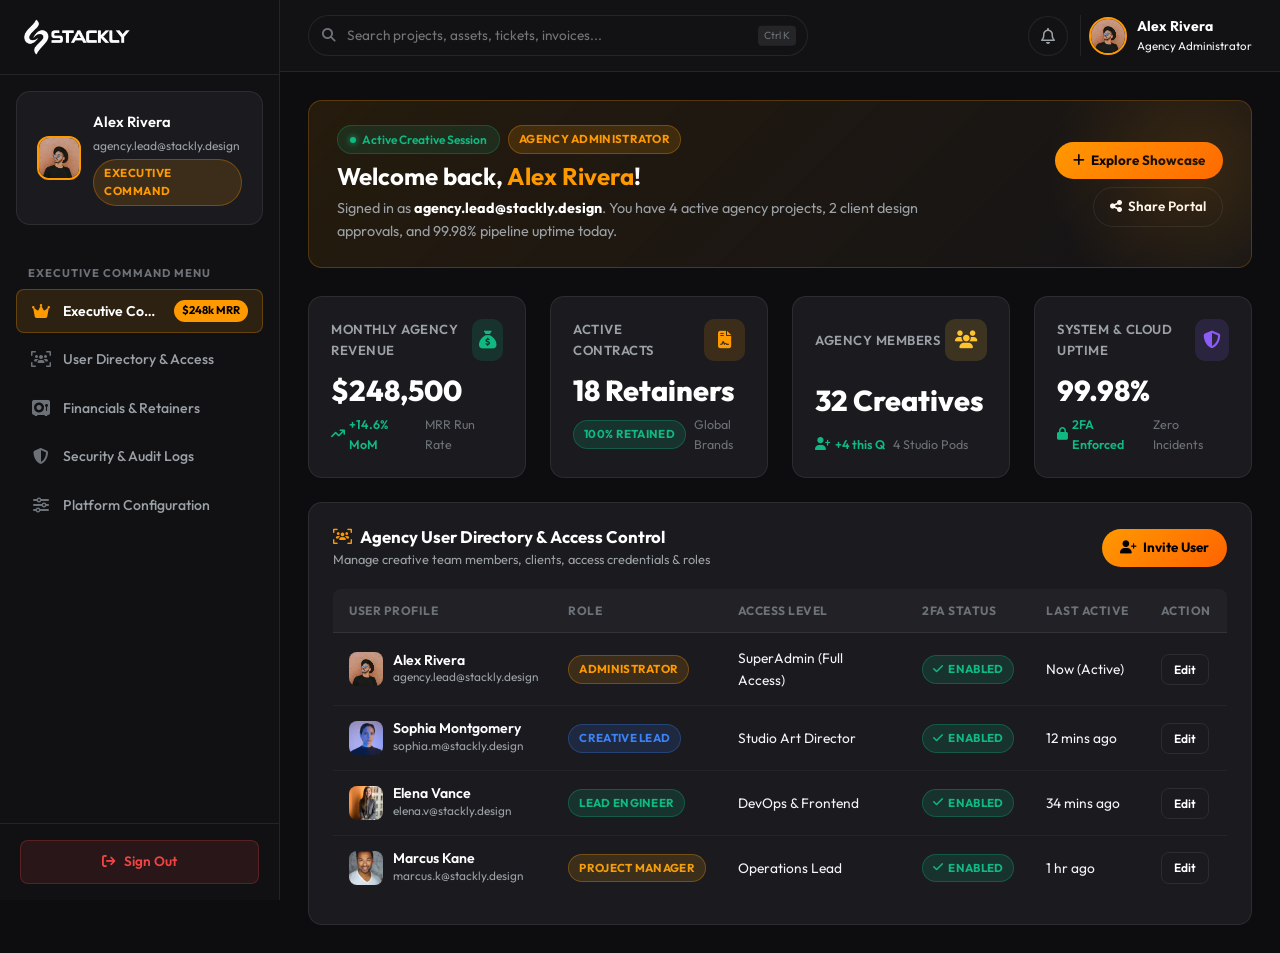
<file: pages/dashboard.html>
<!doctype html>
<html lang="en">
  <head>
    <meta charset="UTF-8" />
    <meta name="viewport" content="width=device-width, initial-scale=1.0" />
    <title>Agency Dashboard - Stackly Creative Studio</title>
    <link
      rel="icon"
      type="image/webp"
      href="../assets/images/logoStackly.webp"
    />

    <!-- Google Fonts (Outfit) -->
    <link rel="preconnect" href="https://fonts.googleapis.com" />
    <link rel="preconnect" href="https://fonts.gstatic.com" crossorigin />
    <link
      href="https://fonts.googleapis.com/css2?family=Outfit:wght@300;400;500;600;700;800;900&display=swap"
      rel="stylesheet"
    />

    <!-- Bootstrap 5.3.3 CSS -->
    <link
      href="https://cdn.jsdelivr.net/npm/bootstrap@5.3.3/dist/css/bootstrap.min.css"
      rel="stylesheet"
    />

    <!-- Font Awesome 6.6.0 -->
    <link
      rel="stylesheet"
      href="https://cdnjs.cloudflare.com/ajax/libs/font-awesome/6.6.0/css/all.min.css"
    />

    <!-- Main & Dashboard Stylesheets -->
    <link rel="stylesheet" href="../assets/css/styles.css" />
    <link rel="stylesheet" href="../assets/css/dashboard.css" />
  </head>
  <body class="dashboard-body">
    <!-- Ambient Glow Background Orbs -->
    <div class="dash-ambient-orb dash-orb-1"></div>
    <div class="dash-ambient-orb dash-orb-2"></div>

    <div class="dashboard-layout">
      <!-- Mobile Drawer Backdrop -->
      <div class="dash-sidebar-backdrop" id="dashSidebarBackdrop"></div>

      <!-- ==========================================================================
           LEFT SIDEBAR NAVIGATION
           ========================================================================== -->
      <aside class="dash-sidebar" id="dashSidebar">
        <!-- Sidebar Brand Header -->
        <div class="dash-sidebar-header">
          <a
            href="../index.html"
            class="dash-brand-logo"
            title="Back to Stackly Home"
          >
            <img
              src="../assets/images/logoStackly.webp"
              alt="Stackly Creative Agency Logo"
            />
          </a>
          <button
            class="dash-sidebar-close"
            id="sidebarCloseBtn"
            aria-label="Close Sidebar"
          >
            <i class="fa-solid fa-xmark"></i>
          </button>
        </div>

        <!-- Sidebar User Card -->
        <div class="dash-sidebar-user">
          <img
            id="sidebarAvatar"
            src="../assets/images/team/team-member-card-06.webp"
            alt="User Avatar"
            class="dash-sidebar-avatar"
          />
          <div class="dash-sidebar-user-details">
            <div class="dash-sidebar-user-name" id="sidebarUserName">
              Alex Rivera
            </div>
            <div class="dash-sidebar-user-email" id="sidebarUserEmail">
              agency.lead@stackly.design
            </div>
            <span class="dash-role-badge-pill mt-1" id="sidebarRoleTag"
              >Admin</span
            >
          </div>
        </div>

        <!-- Dynamic Role-Specific Navigation Menu (Injected via JS) -->
        <nav class="dash-sidebar-nav" id="sidebarDynamicNav">
          <!-- Will be rendered dynamically based on active role -->
        </nav>

        <!-- Sidebar Footer Action -->
        <div class="dash-sidebar-footer">
          <button
            type="button"
            class="btn-sidebar-logout"
            id="logoutBtn"
            data-action="logout"
          >
            <i class="fa-solid fa-arrow-right-from-bracket"></i>
            <span>Sign Out</span>
          </button>
        </div>
      </aside>

      <!-- ==========================================================================
           MAIN CONTENT AREA
           ========================================================================== -->
      <main class="dash-main-wrap">
        <!-- Top Navigation Bar -->
        <header class="dash-topbar">
          <div class="dash-topbar-left">
            <button
              class="dash-sidebar-toggle-btn"
              id="sidebarToggleBtn"
              aria-label="Toggle Sidebar Menu"
            >
              <i class="fa-solid fa-bars-staggered"></i>
            </button>
            <div class="dash-search-box">
              <label for="dashboardSearchInput" class="visually-hidden"
                >Search dashboard</label
              >
              <i class="fa-solid fa-magnifying-glass dash-search-icon"></i>
              <input
                type="text"
                class="dash-search-input"
                id="dashboardSearchInput"
                name="dashboard_search"
                placeholder="Search projects, assets, tickets, invoices..."
              />
              <span class="dash-search-kbd">Ctrl K</span>
            </div>
          </div>

          <div class="dash-topbar-right">
            <!-- Role Switcher Dropdown (Allows testing & previewing all 5 role views) -->
            <!-- <div class="dropdown dash-role-switcher-dropdown">
              <button
                class="dash-role-switcher-btn dropdown-toggle"
                type="button"
                id="roleSelectDropdown"
                data-bs-toggle="dropdown"
                aria-expanded="false"
              >
                <i class="fa-solid fa-circle-dot"></i>
                <span class="current-role-label">Role: Administrator</span>
              </button>
              <ul
                class="dropdown-menu dropdown-menu-dark-theme dropdown-menu-end"
                aria-labelledby="roleSelectDropdown"
              >
                <li class="dropdown-header">Switch Role View</li>
                <li>
                  <a
                    class="dropdown-item role-switcher-item"
                    data-role="client"
                    href="javascript:void(0);"
                  >
                    <i class="fa-solid fa-user-tie text-warning"></i>
                    <span>Client / Brand Owner</span>
                  </a>
                </li>
                <li>
                  <a
                    class="dropdown-item role-switcher-item"
                    data-role="designer"
                    href="javascript:void(0);"
                  >
                    <i class="fa-solid fa-pen-nib text-primary"></i>
                    <span>Creative Designer / UI-UX</span>
                  </a>
                </li>
                <li>
                  <a
                    class="dropdown-item role-switcher-item"
                    data-role="developer"
                    href="javascript:void(0);"
                  >
                    <i class="fa-solid fa-code text-info"></i>
                    <span>Developer / Engineer</span>
                  </a>
                </li>
                <li>
                  <a
                    class="dropdown-item role-switcher-item"
                    data-role="manager"
                    href="javascript:void(0);"
                  >
                    <i class="fa-solid fa-diagram-project text-success"></i>
                    <span>Project Manager</span>
                  </a>
                </li>
                <li>
                  <a
                    class="dropdown-item role-switcher-item"
                    data-role="admin"
                    href="javascript:void(0);"
                  >
                    <i class="fa-solid fa-shield-halved text-danger"></i>
                    <span>Agency Administrator</span>
                  </a>
                </li>
              </ul>
            </div> -->

            <!-- Notifications Dropdown -->
            <div class="dropdown">
              <button class="dash-action-icon-btn" type="button">
                <i class="fa-regular fa-bell"></i>
              </button>
            </div>

            <!-- User Profile Avatar Chip -->
            <div class="dash-topbar-profile">
              <img
                id="topbarAvatar"
                src="../assets/images/team/team-member-card-06.webp"
                alt="Profile Avatar"
                class="dash-topbar-avatar"
              />
              <div class="d-none d-md-block text-start">
                <div
                  class="fw-bold text-white small current-user-name"
                  id="topbarUserName"
                >
                  Alex Rivera
                </div>
                <div style="font-size: 0.72rem" id="topbarRoleText">
                  Agency Administrator
                </div>
              </div>
            </div>
          </div>
        </header>

        <!-- Dashboard Body Content -->
        <div class="dash-content-body">
          <!-- Personalized Welcome Banner -->
          <div class="dash-welcome-banner">
            <div class="row align-items-center gy-3">
              <div class="col-lg-8">
                <div class="d-flex align-items-center gap-2 mb-2">
                  <span class="dash-session-chip">
                    <span class="pulse-green"></span>
                    <span>Active Creative Session</span>
                  </span>
                  <span class="dash-badge badge-theme current-role-label"
                    >Agency Administrator</span
                  >
                </div>
                <h1 class="dash-welcome-title">
                  Welcome back,
                  <span class="user-highlight current-user-name"
                    >Alex Rivera</span
                  >!
                </h1>
                <p class="dash-welcome-subtitle">
                  Signed in as
                  <strong class="text-white current-user-email"
                    >agency.lead@stackly.design</strong
                  >. You have 4 active agency projects, 2 client design
                  approvals, and 99.98% pipeline uptime today.
                </p>
              </div>
              <div class="col-lg-4 text-lg-end">
                <div class="d-flex flex-wrap gap-2 justify-content-lg-end">
                  <a href="../pages/portfolio.html" class="btn-dash-primary">
                    <i class="fa-solid fa-plus"></i>
                    <span>Explore Showcase</span>
                  </a>
                  <button
                    type="button"
                    class="btn-dash-outline"
                    id="quickShareBtn"
                  >
                    <i class="fa-solid fa-share-nodes"></i>
                    <span>Share Portal</span>
                  </button>
                </div>
              </div>
            </div>
          </div>

          <!-- ==========================================================================
               ROLE 1: CLIENT / BRAND OWNER CONTAINER
               ========================================================================== -->
          <div class="role-section-container" data-role-container="client">
            <!-- View: Client Overview -->
            <div class="view-subpage active" id="client-overview">
              <div class="row g-4 mb-4">
                <div class="col-12 col-sm-6 col-xl-3">
                  <div class="dash-metric-card">
                    <div class="dash-metric-header">
                      <span class="dash-metric-title">Active Projects</span>
                      <div class="dash-metric-icon-wrap icon-orange">
                        <i class="fa-solid fa-folder-open"></i>
                      </div>
                    </div>
                    <div class="dash-metric-value">3</div>
                    <div class="dash-metric-footer">
                      <span class="metric-trend-up"
                        ><i class="fa-solid fa-arrow-trend-up"></i> 2 in
                        Delivery</span
                      >
                      <span class="metric-trend-neutral">• 1 in Discovery</span>
                    </div>
                  </div>
                </div>
                <div class="col-12 col-sm-6 col-xl-3">
                  <div class="dash-metric-card">
                    <div class="dash-metric-header">
                      <span class="dash-metric-title">Design Approvals</span>
                      <div class="dash-metric-icon-wrap icon-yellow">
                        <i class="fa-solid fa-stamp"></i>
                      </div>
                    </div>
                    <div class="dash-metric-value">2</div>
                    <div class="dash-metric-footer">
                      <span class="badge-pending dash-badge"
                        >Pending Review</span
                      >
                      <span class="metric-trend-neutral">Due Tomorrow</span>
                    </div>
                  </div>
                </div>
                <div class="col-12 col-sm-6 col-xl-3">
                  <div class="dash-metric-card">
                    <div class="dash-metric-header">
                      <span class="dash-metric-title">Brand Assets Vault</span>
                      <div class="dash-metric-icon-wrap icon-purple">
                        <i class="fa-solid fa-box-archive"></i>
                      </div>
                    </div>
                    <div class="dash-metric-value">48</div>
                    <div class="dash-metric-footer">
                      <span class="metric-trend-up"
                        ><i class="fa-solid fa-check"></i> 100% Vector
                        Kits</span
                      >
                      <span class="metric-trend-neutral">Figma & SVG</span>
                    </div>
                  </div>
                </div>
                <div class="col-12 col-sm-6 col-xl-3">
                  <div class="dash-metric-card">
                    <div class="dash-metric-header">
                      <span class="dash-metric-title">Retainer Balance</span>
                      <div class="dash-metric-icon-wrap icon-green">
                        <i class="fa-solid fa-file-invoice-dollar"></i>
                      </div>
                    </div>
                    <div class="dash-metric-value">$14,500</div>
                    <div class="dash-metric-footer">
                      <span class="badge-active dash-badge">Paid & Active</span>
                      <span class="metric-trend-neutral">Q3 Retainer</span>
                    </div>
                  </div>
                </div>
              </div>

              <!-- Main Table: Client Projects -->
              <div class="row g-4">
                <div class="col-12 col-xl-8">
                  <div class="dash-card">
                    <div class="dash-card-header">
                      <div>
                        <h3 class="dash-card-title">
                          <i class="fa-solid fa-layer-group"></i> Active
                          Creative Engagements
                        </h3>
                        <div class="dash-card-subtitle">
                          Real-time status of your agency design and brand
                          deliverables
                        </div>
                      </div>
                      <button class="btn-dash-outline btn-dash-sm">
                        <i class="fa-solid fa-arrow-up-right-from-square"></i>
                        Full Roadmap
                      </button>
                    </div>
                    <div class="dash-card-body">
                      <div class="table-responsive">
                        <table class="dash-table">
                          <thead>
                            <tr>
                              <th>Project / Deliverable</th>
                              <th>Lead Designer</th>
                              <th>Progress</th>
                              <th>Deadline</th>
                              <th>Status</th>
                              <th>Action</th>
                            </tr>
                          </thead>
                          <tbody>
                            <tr>
                              <td>
                                <div class="table-user-chip">
                                  <img
                                    src="../assets/images/portfolio/portfolio-img-wrapper-1.webp"
                                    class="table-user-avatar"
                                    alt="Project"
                                  />
                                  <div>
                                    <div class="table-user-title">
                                      NovaCorp 3D Brand Overhaul
                                    </div>
                                    <div class="table-user-subtitle">
                                      Visual Identity & 3D Interactive Web
                                    </div>
                                  </div>
                                </div>
                              </td>
                              <td>Sophia Montgomery</td>
                              <td>
                                <div class="small fw-bold">85%</div>
                                <div class="dash-progress">
                                  <div
                                    class="dash-progress-bar"
                                    style="width: 85%"
                                  ></div>
                                </div>
                              </td>
                              <td>Oct 12, 2026</td>
                              <td>
                                <span class="dash-badge badge-review"
                                  >Design Review</span
                                >
                              </td>
                              <td>
                                <button class="btn-dash-sm btn-dash-primary">
                                  Review
                                </button>
                              </td>
                            </tr>
                            <tr>
                              <td>
                                <div class="table-user-chip">
                                  <img
                                    src="../assets/images/portfolio/portfolio-img-wrapper-2.webp"
                                    class="table-user-avatar"
                                    alt="Project"
                                  />
                                  <div>
                                    <div class="table-user-title">
                                      Aura XR Metaverse Showcase
                                    </div>
                                    <div class="table-user-subtitle">
                                      WebGL Experience & Spatial UI
                                    </div>
                                  </div>
                                </div>
                              </td>
                              <td>Marcus Kane</td>
                              <td>
                                <div class="small fw-bold">60%</div>
                                <div class="dash-progress">
                                  <div
                                    class="dash-progress-bar"
                                    style="width: 60%"
                                  ></div>
                                </div>
                              </td>
                              <td>Oct 28, 2026</td>
                              <td>
                                <span class="dash-badge badge-in-progress"
                                  >In Production</span
                                >
                              </td>
                              <td>
                                <button class="btn-dash-sm btn-dash-outline">
                                  View Log
                                </button>
                              </td>
                            </tr>
                            <tr>
                              <td>
                                <div class="table-user-chip">
                                  <img
                                    src="../assets/images/portfolio/portfolio-img-wrapper-3.webp"
                                    class="table-user-avatar"
                                    alt="Project"
                                  />
                                  <div>
                                    <div class="table-user-title">
                                      Velox EV Design Tokens
                                    </div>
                                    <div class="table-user-subtitle">
                                      Component System & Mobile Figma Kit
                                    </div>
                                  </div>
                                </div>
                              </td>
                              <td>Elena Vance</td>
                              <td>
                                <div class="small fw-bold">95%</div>
                                <div class="dash-progress">
                                  <div
                                    class="dash-progress-bar"
                                    style="width: 95%"
                                  ></div>
                                </div>
                              </td>
                              <td>Oct 04, 2026</td>
                              <td>
                                <span class="dash-badge badge-completed"
                                  >Final Sign-off</span
                                >
                              </td>
                              <td>
                                <button class="btn-dash-sm btn-dash-primary">
                                  Approve
                                </button>
                              </td>
                            </tr>
                          </tbody>
                        </table>
                      </div>
                    </div>
                  </div>
                </div>

                <div class="col-12 col-xl-4">
                  <div class="dash-card">
                    <div class="dash-card-header">
                      <div>
                        <h3 class="dash-card-title">
                          <i class="fa-solid fa-headset"></i> Dedicated Lead
                        </h3>
                        <div class="dash-card-subtitle">
                          Your direct agency point of contact
                        </div>
                      </div>
                    </div>
                    <div class="dash-card-body text-center py-3">
                      <img
                        src="../assets/images/team/team-member-card-01.webp"
                        alt="Creative Director"
                        class="rounded-circle mb-3"
                        style="
                          width: 80px;
                          height: 80px;
                          object-fit: cover;
                          border: 3px solid var(--dash-primary);
                        "
                      />
                      <h5 class="text-white mb-1">Sophia Montgomery</h5>
                      <p class="small mb-3">
                        VP of Creative Direction & Studio Lead
                      </p>
                      <div
                        class="p-3 mb-3 text-start rounded"
                        style="
                          background: rgba(255, 255, 255, 0.03);
                          border: 1px solid var(--dash-border);
                        "
                      >
                        <div class="small mb-1">
                          <i class="fa-regular fa-clock me-1 text-warning"></i>
                          Studio Hours: Mon - Fri, 9am - 6pm EST
                        </div>
                        <div class="small">
                          <i
                            class="fa-regular fa-envelope me-1 text-warning"
                          ></i>
                          sophia.m@stackly.design
                        </div>
                      </div>
                      <button
                        class="btn-dash-primary w-100 justify-content-center"
                      >
                        <i class="fa-solid fa-comment"></i> Schedule Studio Call
                      </button>
                    </div>
                  </div>
                </div>
              </div>
            </div>

            <!-- View: Client Projects -->
            <div class="view-subpage" id="client-projects">
              <div class="dash-card mb-4">
                <div class="dash-card-header">
                  <div>
                    <h3 class="dash-card-title">
                      <i class="fa-solid fa-folder-open"></i> Brand Projects &
                      Scope Directory
                    </h3>
                    <div class="dash-card-subtitle">
                      All active, completed, and archived client creative
                      projects
                    </div>
                  </div>
                  <button class="btn-dash-primary">
                    <i class="fa-solid fa-plus"></i> Submit New Creative Brief
                  </button>
                </div>
                <div class="dash-card-body">
                  <div class="table-responsive">
                    <table class="dash-table">
                      <thead>
                        <tr>
                          <th>Project Title</th>
                          <th>Scope Deliverables</th>
                          <th>Target Date</th>
                          <th>Assigned Studio Pod</th>
                          <th>Status</th>
                          <th>Action</th>
                        </tr>
                      </thead>
                      <tbody>
                        <tr>
                          <td class="fw-bold text-white">
                            NovaCorp 3D Brand Overhaul
                          </td>
                          <td>3D Animations, Brand Identity Kit, WebGL UI</td>
                          <td>Oct 12, 2026</td>
                          <td>Studio Pod Alpha</td>
                          <td>
                            <span class="dash-badge badge-review"
                              >Review Stage</span
                            >
                          </td>
                          <td>
                            <button class="btn-dash-sm btn-dash-outline">
                              View Assets
                            </button>
                          </td>
                        </tr>
                        <tr>
                          <td class="fw-bold text-white">
                            Aura XR Metaverse Campaign
                          </td>
                          <td>
                            Immersive Web Experience, Spatial Audio, 3D Mockups
                          </td>
                          <td>Oct 28, 2026</td>
                          <td>XR Interactive Pod</td>
                          <td>
                            <span class="dash-badge badge-in-progress"
                              >In Progress</span
                            >
                          </td>
                          <td>
                            <button class="btn-dash-sm btn-dash-outline">
                              Details
                            </button>
                          </td>
                        </tr>
                        <tr>
                          <td class="fw-bold text-white">
                            Velox EV Design Tokens System
                          </td>
                          <td>
                            Figma UI Components, iOS/Android Tokens, Dark Mode
                          </td>
                          <td>Oct 04, 2026</td>
                          <td>Design Systems Pod</td>
                          <td>
                            <span class="dash-badge badge-completed"
                              >Completed</span
                            >
                          </td>
                          <td>
                            <button class="btn-dash-sm btn-dash-primary">
                              Download Zip
                            </button>
                          </td>
                        </tr>
                      </tbody>
                    </table>
                  </div>
                </div>
              </div>
            </div>

            <!-- View: Client Approvals -->
            <div class="view-subpage" id="client-approvals">
              <div class="dash-card">
                <div class="dash-card-header">
                  <div>
                    <h3 class="dash-card-title">
                      <i class="fa-solid fa-stamp"></i> Design Reviews &
                      Milestone Sign-Offs
                    </h3>
                    <div class="dash-card-subtitle">
                      Pending visual proofs and prototypes awaiting client
                      feedback
                    </div>
                  </div>
                </div>
                <div class="dash-card-body">
                  <div class="row g-4">
                    <div class="col-12 col-lg-6">
                      <div
                        class="p-3 rounded"
                        style="
                          background: rgba(255, 255, 255, 0.03);
                          border: 1px solid var(--dash-border);
                        "
                      >
                        <img
                          src="../assets/images/portfolio/portfolio-img-wrapper-4.webp"
                          class="rounded w-100 mb-3"
                          style="height: 200px; object-fit: cover"
                          alt="Proof"
                        />
                        <h5 class="text-white mb-1">
                          NovaCorp 3D Interactive Landing Page Hero
                        </h5>
                        <p class="text-muted small mb-3">
                          Version 3.2 submitted by Lead UI Designer Marcus Kane.
                          Enhanced micro-interactions and dark mode palette.
                        </p>
                        <div class="d-flex gap-2">
                          <button
                            class="btn-dash-primary flex-fill justify-content-center"
                          >
                            <i class="fa-solid fa-check"></i> Approve
                            Deliverable
                          </button>
                          <button
                            class="btn-dash-outline flex-fill justify-content-center"
                          >
                            <i class="fa-solid fa-pen"></i> Request Revision
                          </button>
                        </div>
                      </div>
                    </div>
                    <div class="col-12 col-lg-6">
                      <div
                        class="p-3 rounded"
                        style="
                          background: rgba(255, 255, 255, 0.03);
                          border: 1px solid var(--dash-border);
                        "
                      >
                        <img
                          src="../assets/images/portfolio/portfolio-img-wrapper-5.webp"
                          class="rounded w-100 mb-3"
                          style="height: 200px; object-fit: cover"
                          alt="Proof"
                        />
                        <h5 class="text-white mb-1">
                          Velox EV Master Typography & Color System
                        </h5>
                        <p class="text-muted small mb-3">
                          Version 1.0 submitted by Elena Vance. Full WCAG AAA
                          compliant color contrasts and token export files.
                        </p>
                        <div class="d-flex gap-2">
                          <button
                            class="btn-dash-primary flex-fill justify-content-center"
                          >
                            <i class="fa-solid fa-check"></i> Approve
                            Deliverable
                          </button>
                          <button
                            class="btn-dash-outline flex-fill justify-content-center"
                          >
                            <i class="fa-solid fa-pen"></i> Request Revision
                          </button>
                        </div>
                      </div>
                    </div>
                  </div>
                </div>
              </div>
            </div>

            <!-- View: Client Asset Vault -->
            <div class="view-subpage" id="client-assets">
              <div class="dash-card">
                <div class="dash-card-header">
                  <div>
                    <h3 class="dash-card-title">
                      <i class="fa-solid fa-box-archive"></i> Brand Asset
                      Repository & Vectors
                    </h3>
                    <div class="dash-card-subtitle">
                      Official approved assets, guidelines, and high-res brand
                      packages
                    </div>
                  </div>
                  <button class="btn-dash-primary">
                    <i class="fa-solid fa-cloud-arrow-down"></i> Download All
                    (ZIP)
                  </button>
                </div>
                <div class="dash-card-body">
                  <div class="table-responsive">
                    <table class="dash-table">
                      <thead>
                        <tr>
                          <th>Asset Name</th>
                          <th>File Format</th>
                          <th>Size</th>
                          <th>Updated Date</th>
                          <th>Download</th>
                        </tr>
                      </thead>
                      <tbody>
                        <tr>
                          <td>
                            <i
                              class="fa-regular fa-file-image text-warning me-2"
                            ></i>
                            Master Vector Logo Suite (Dark & Light)
                          </td>
                          <td>SVG, AI, EPS, PNG</td>
                          <td>45.8 MB</td>
                          <td>Sep 24, 2026</td>
                          <td>
                            <button class="btn-dash-sm btn-dash-primary">
                              <i class="fa-solid fa-download"></i> Get
                            </button>
                          </td>
                        </tr>
                        <tr>
                          <td>
                            <i
                              class="fa-regular fa-file-pdf text-danger me-2"
                            ></i>
                            2026 Brand Style Guidelines PDF
                          </td>
                          <td>PDF (Print & Web)</td>
                          <td>18.4 MB</td>
                          <td>Sep 22, 2026</td>
                          <td>
                            <button class="btn-dash-sm btn-dash-primary">
                              <i class="fa-solid fa-download"></i> Get
                            </button>
                          </td>
                        </tr>
                        <tr>
                          <td>
                            <i
                              class="fa-regular fa-file-code text-info me-2"
                            ></i>
                            Figma UI Design Tokens System
                          </td>
                          <td>JSON, Figma Kit</td>
                          <td>4.2 MB</td>
                          <td>Sep 18, 2026</td>
                          <td>
                            <button class="btn-dash-sm btn-dash-primary">
                              <i class="fa-solid fa-download"></i> Get
                            </button>
                          </td>
                        </tr>
                      </tbody>
                    </table>
                  </div>
                </div>
              </div>
            </div>

            <!-- View: Client Invoices -->
            <div class="view-subpage" id="client-invoices">
              <div class="dash-card">
                <div class="dash-card-header">
                  <div>
                    <h3 class="dash-card-title">
                      <i class="fa-solid fa-file-invoice-dollar"></i> Retainer
                      Invoices & Billing History
                    </h3>
                    <div class="dash-card-subtitle">
                      Financial statements and creative milestone payments
                    </div>
                  </div>
                </div>
                <div class="dash-card-body">
                  <div class="table-responsive">
                    <table class="dash-table">
                      <thead>
                        <tr>
                          <th>Invoice ID</th>
                          <th>Billing Period</th>
                          <th>Amount</th>
                          <th>Issue Date</th>
                          <th>Payment Status</th>
                          <th>Receipt</th>
                        </tr>
                      </thead>
                      <tbody>
                        <tr>
                          <td class="fw-bold text-white">#INV-2026-09</td>
                          <td>Monthly Creative Retainer - September</td>
                          <td class="fw-bold text-white">$14,500.00</td>
                          <td>Sep 01, 2026</td>
                          <td>
                            <span class="dash-badge badge-completed"
                              >Paid in Full</span
                            >
                          </td>
                          <td>
                            <button class="btn-dash-sm btn-dash-outline">
                              <i class="fa-solid fa-file-arrow-down"></i> PDF
                            </button>
                          </td>
                        </tr>
                        <tr>
                          <td class="fw-bold text-white">#INV-2026-08</td>
                          <td>Monthly Creative Retainer - August</td>
                          <td class="fw-bold text-white">$14,500.00</td>
                          <td>Aug 01, 2026</td>
                          <td>
                            <span class="dash-badge badge-completed"
                              >Paid in Full</span
                            >
                          </td>
                          <td>
                            <button class="btn-dash-sm btn-dash-outline">
                              <i class="fa-solid fa-file-arrow-down"></i> PDF
                            </button>
                          </td>
                        </tr>
                      </tbody>
                    </table>
                  </div>
                </div>
              </div>
            </div>

            <!-- View: Client Messages -->
            <div class="view-subpage" id="client-messages">
              <div class="dash-card">
                <div class="dash-card-header">
                  <h3 class="dash-card-title">
                    <i class="fa-solid fa-comments"></i> Direct Studio Channel
                  </h3>
                </div>
                <div class="dash-card-body">
                  <div
                    class="p-3 rounded mb-3"
                    style="
                      background: rgba(255, 255, 255, 0.03);
                      border: 1px solid var(--dash-border);
                    "
                  >
                    <div class="d-flex align-items-center gap-2 mb-2">
                      <span class="badge bg-warning text-dark fw-bold"
                        >Sophia Montgomery (Art Director)</span
                      >
                      <span class="text-muted small">Today at 10:45 AM</span>
                    </div>
                    <p class="text-white small mb-0">
                      Hi there! We have finalized the 3D interactive hero
                      mockups for NovaCorp. You can inspect the live Figma frame
                      in your Design Approvals tab.
                    </p>
                  </div>
                  <div class="input-group">
                    <label for="studioMessageInput" class="visually-hidden"
                      >Type a message to the studio team</label
                    >
                    <input
                      type="text"
                      id="studioMessageInput"
                      name="studio_message"
                      class="form-control auth-input"
                      placeholder="Type a message to the studio team..."
                    />
                    <button
                      type="button"
                      class="btn-dash-primary"
                      aria-label="Send message"
                    >
                      <i class="fa-solid fa-paper-plane"></i> Send
                    </button>
                  </div>
                </div>
              </div>
            </div>
          </div>

          <!-- ==========================================================================
               ROLE 2: CREATIVE DESIGNER / UI-UX CONTAINER
               ========================================================================== -->
          <div class="role-section-container" data-role-container="designer">
            <!-- View: Designer Overview -->
            <div class="view-subpage active" id="designer-overview">
              <div class="row g-4 mb-4">
                <div class="col-12 col-sm-6 col-xl-3">
                  <div class="dash-metric-card">
                    <div class="dash-metric-header">
                      <span class="dash-metric-title">Figma Canvases</span>
                      <div class="dash-metric-icon-wrap icon-purple">
                        <i class="fa-solid fa-palette"></i>
                      </div>
                    </div>
                    <div class="dash-metric-value">12</div>
                    <div class="dash-metric-footer">
                      <span class="metric-trend-up"
                        ><i class="fa-solid fa-arrow-trend-up"></i> 4 in
                        Sprint</span
                      >
                      <span class="metric-trend-neutral">Sprint 4 Active</span>
                    </div>
                  </div>
                </div>
                <div class="col-12 col-sm-6 col-xl-3">
                  <div class="dash-metric-card">
                    <div class="dash-metric-header">
                      <span class="dash-metric-title">Design Tasks</span>
                      <div class="dash-metric-icon-wrap icon-orange">
                        <i class="fa-solid fa-pen-ruler"></i>
                      </div>
                    </div>
                    <div class="dash-metric-value">6 Due</div>
                    <div class="dash-metric-footer">
                      <span class="badge-pending dash-badge"
                        >High Priority</span
                      >
                      <span class="metric-trend-neutral">Due this week</span>
                    </div>
                  </div>
                </div>
                <div class="col-12 col-sm-6 col-xl-3">
                  <div class="dash-metric-card">
                    <div class="dash-metric-header">
                      <span class="dash-metric-title">Component Tokens</span>
                      <div class="dash-metric-icon-wrap icon-yellow">
                        <i class="fa-solid fa-layer-group"></i>
                      </div>
                    </div>
                    <div class="dash-metric-value">240+</div>
                    <div class="dash-metric-footer">
                      <span class="metric-trend-up"
                        ><i class="fa-solid fa-check"></i> v2.4 Tokens</span
                      >
                      <span class="metric-trend-neutral">Synchronized</span>
                    </div>
                  </div>
                </div>
                <div class="col-12 col-sm-6 col-xl-3">
                  <div class="dash-metric-card">
                    <div class="dash-metric-header">
                      <span class="dash-metric-title"
                        >Design Approval Rate</span
                      >
                      <div class="dash-metric-icon-wrap icon-green">
                        <i class="fa-solid fa-chart-line"></i>
                      </div>
                    </div>
                    <div class="dash-metric-value">96.8%</div>
                    <div class="dash-metric-footer">
                      <span class="metric-trend-up"
                        ><i class="fa-solid fa-arrow-trend-up"></i> +4.2%</span
                      >
                      <span class="metric-trend-neutral">Client Sign-off</span>
                    </div>
                  </div>
                </div>
              </div>

              <!-- Main Table: Designer Sprints -->
              <div class="dash-card">
                <div class="dash-card-header">
                  <div>
                    <h3 class="dash-card-title">
                      <i class="fa-solid fa-pen-to-square"></i> Active UI/UX &
                      Motion Design Deliverables
                    </h3>
                    <div class="dash-card-subtitle">
                      Figma workspaces, interactive prototypes, and design
                      system tasks
                    </div>
                  </div>
                  <button class="btn-dash-primary">
                    <i class="fa-solid fa-plus"></i> New Figma File
                  </button>
                </div>
                <div class="dash-card-body">
                  <div class="table-responsive">
                    <table class="dash-table">
                      <thead>
                        <tr>
                          <th>Design Task / Canvas</th>
                          <th>Project</th>
                          <th>Components</th>
                          <th>Sprint Due</th>
                          <th>Stage</th>
                          <th>Figma Link</th>
                        </tr>
                      </thead>
                      <tbody>
                        <tr>
                          <td>
                            <div class="table-user-chip">
                              <img
                                src="../assets/images/portfolio/portfolio-img-wrapper-6.webp"
                                class="table-user-avatar"
                                alt="Task"
                              />
                              <div>
                                <div class="table-user-title">
                                  3D CyberPay Hero Prototype
                                </div>
                                <div class="table-user-subtitle">
                                  High-fidelity WebGL mockup with Spline 3D
                                </div>
                              </div>
                            </div>
                          </td>
                          <td>CyberPay Fintech</td>
                          <td>18 Layers</td>
                          <td>Oct 05, 2026</td>
                          <td>
                            <span class="dash-badge badge-in-progress"
                              >In Prototype</span
                            >
                          </td>
                          <td>
                            <button class="btn-dash-sm btn-dash-primary">
                              <i class="fa-brands fa-figma"></i> Open
                            </button>
                          </td>
                        </tr>
                        <tr>
                          <td>
                            <div class="table-user-chip">
                              <img
                                src="../assets/images/portfolio/portfolio-img-wrapper-7.webp"
                                class="table-user-avatar"
                                alt="Task"
                              />
                              <div>
                                <div class="table-user-title">
                                  Aura Dark Mode Design System
                                </div>
                                <div class="table-user-subtitle">
                                  Color tokens, typography hierarchy &
                                  accessibility
                                </div>
                              </div>
                            </div>
                          </td>
                          <td>Aura Metaverse</td>
                          <td>64 Tokens</td>
                          <td>Oct 08, 2026</td>
                          <td>
                            <span class="dash-badge badge-review"
                              >Internal Review</span
                            >
                          </td>
                          <td>
                            <button class="btn-dash-sm btn-dash-outline">
                              <i class="fa-brands fa-figma"></i> Open
                            </button>
                          </td>
                        </tr>
                        <tr>
                          <td>
                            <div class="table-user-chip">
                              <img
                                src="../assets/images/portfolio/portfolio-img-wrapper-8.webp"
                                class="table-user-avatar"
                                alt="Task"
                              />
                              <div>
                                <div class="table-user-title">
                                  NeoBank Mobile App Onboarding Flow
                                </div>
                                <div class="table-user-subtitle">
                                  Wireframing & user journeys (12 screens)
                                </div>
                              </div>
                            </div>
                          </td>
                          <td>NeoBank Global</td>
                          <td>24 Screens</td>
                          <td>Oct 15, 2026</td>
                          <td>
                            <span class="dash-badge badge-completed"
                              >Client Approved</span
                            >
                          </td>
                          <td>
                            <button class="btn-dash-sm btn-dash-outline">
                              <i class="fa-brands fa-figma"></i> Open
                            </button>
                          </td>
                        </tr>
                      </tbody>
                    </table>
                  </div>
                </div>
              </div>
            </div>

            <!-- View: Designer Tasks -->
            <div class="view-subpage" id="designer-tasks">
              <div class="dash-card">
                <div class="dash-card-header">
                  <h3 class="dash-card-title">
                    <i class="fa-solid fa-list-check"></i> Design Sprints &
                    Backlog
                  </h3>
                  <button class="btn-dash-primary">
                    <i class="fa-solid fa-plus"></i> Add Sprint Task
                  </button>
                </div>
                <div class="dash-card-body">
                  <div class="table-responsive">
                    <table class="dash-table">
                      <thead>
                        <tr>
                          <th>Task Title</th>
                          <th>Priority</th>
                          <th>Estimated Hours</th>
                          <th>Assigned Peer</th>
                          <th>Status</th>
                        </tr>
                      </thead>
                      <tbody>
                        <tr>
                          <td class="fw-bold text-white">
                            Refactor Navigation Mega-Menu Dropdown Tokens
                          </td>
                          <td>
                            <span class="dash-badge badge-danger">High</span>
                          </td>
                          <td>6 hrs</td>
                          <td>Sophia M.</td>
                          <td>
                            <span class="dash-badge badge-in-progress"
                              >In Progress</span
                            >
                          </td>
                        </tr>
                        <tr>
                          <td class="fw-bold text-white">
                            Export SVG Glyph Icons Set (v2.0)
                          </td>
                          <td>
                            <span class="dash-badge badge-info">Medium</span>
                          </td>
                          <td>3 hrs</td>
                          <td>Marcus K.</td>
                          <td>
                            <span class="dash-badge badge-completed">Done</span>
                          </td>
                        </tr>
                      </tbody>
                    </table>
                  </div>
                </div>
              </div>
            </div>

            <!-- View: Designer System -->
            <div class="view-subpage" id="designer-system">
              <div class="dash-card">
                <div class="dash-card-header">
                  <h3 class="dash-card-title">
                    <i class="fa-solid fa-layer-group"></i> Master Design Tokens
                    & UI Library
                  </h3>
                </div>
                <div class="dash-card-body">
                  <div class="row g-3">
                    <div class="col-md-4">
                      <div
                        class="p-3 rounded"
                        style="
                          background: rgba(255, 255, 255, 0.03);
                          border: 1px solid var(--dash-border);
                        "
                      >
                        <div class="fw-bold text-warning mb-1">
                          Color Tokens
                        </div>
                        <div class="text-white small">
                          84 Palette variables (Vivid Orange, Vivid Yellow, Dark
                          Charcoal)
                        </div>
                      </div>
                    </div>
                    <div class="col-md-4">
                      <div
                        class="p-3 rounded"
                        style="
                          background: rgba(255, 255, 255, 0.03);
                          border: 1px solid var(--dash-border);
                        "
                      >
                        <div class="fw-bold text-warning mb-1">
                          Typography Scale
                        </div>
                        <div class="text-white small">
                          Outfit Sans-Serif font tokens (100 to 900 weights)
                        </div>
                      </div>
                    </div>
                    <div class="col-md-4">
                      <div
                        class="p-3 rounded"
                        style="
                          background: rgba(255, 255, 255, 0.03);
                          border: 1px solid var(--dash-border);
                        "
                      >
                        <div class="fw-bold text-warning mb-1">
                          Micro-Interactions
                        </div>
                        <div class="text-white small">
                          GSAP cubic-bezier easings & Lottie motion files
                        </div>
                      </div>
                    </div>
                  </div>
                </div>
              </div>
            </div>

            <!-- View: Designer Reviews -->
            <div class="view-subpage" id="designer-reviews">
              <div class="dash-card">
                <div class="dash-card-header">
                  <h3 class="dash-card-title">
                    <i class="fa-solid fa-comments"></i> Peer Critiques &
                    Stakeholder Feedback
                  </h3>
                </div>
                <div class="dash-card-body">
                  <div
                    class="p-3 rounded mb-3"
                    style="
                      background: rgba(255, 255, 255, 0.03);
                      border: 1px solid var(--dash-border);
                    "
                  >
                    <div class="d-flex justify-content-between mb-1">
                      <strong class="text-white"
                        >Alex Rivera (Lead Architect)</strong
                      >
                      <span class="small">Yesterday at 4:30 PM</span>
                    </div>
                    <div class="small">
                      "The WebGL particle interaction in frame #4 is stunning.
                      Let's make sure the mobile fallback maintains 60 FPS on
                      iOS Safari."
                    </div>
                  </div>
                </div>
              </div>
            </div>

            <!-- View: Designer Moodboards -->
            <div class="view-subpage" id="designer-moodboards">
              <div class="dash-card">
                <div class="dash-card-header">
                  <h3 class="dash-card-title">
                    <i class="fa-solid fa-wand-magic-sparkles"></i> 3D
                    Moodboards & Creative Renders
                  </h3>
                </div>
                <div class="dash-card-body">
                  <div class="row g-4">
                    <div class="col-md-4">
                      <img
                        src="../assets/images/portfolio/portfolio-img-wrapper-9.webp"
                        class="rounded w-100"
                        style="height: 180px; object-fit: cover"
                        alt="Moodboard 1"
                      />
                      <div class="text-white fw-bold mt-2 small">
                        Cyberpunk Neon Spatial UI
                      </div>
                    </div>
                    <div class="col-md-4">
                      <img
                        src="../assets/images/portfolio/portfolio-img-wrapper-2.webp"
                        class="rounded w-100"
                        style="height: 180px; object-fit: cover"
                        alt="Moodboard 2"
                      />
                      <div class="text-white fw-bold mt-2 small">
                        Minimalist Luxury Fintech
                      </div>
                    </div>
                    <div class="col-md-4">
                      <img
                        src="../assets/images/portfolio/portfolio-img-wrapper-3.webp"
                        class="rounded w-100"
                        style="height: 180px; object-fit: cover"
                        alt="Moodboard 3"
                      />
                      <div class="text-white fw-bold mt-2 small">
                        Kinetic Typography Explorations
                      </div>
                    </div>
                  </div>
                </div>
              </div>
            </div>
          </div>

          <!-- ==========================================================================
               ROLE 3: DEVELOPER / ENGINEER CONTAINER
               ========================================================================== -->
          <div class="role-section-container" data-role-container="developer">
            <!-- View: Developer Overview -->
            <div class="view-subpage active" id="developer-overview">
              <div class="row g-4 mb-4">
                <div class="col-12 col-sm-6 col-xl-3">
                  <div class="dash-metric-card">
                    <div class="dash-metric-header">
                      <span class="dash-metric-title">Build Pipeline</span>
                      <div class="dash-metric-icon-wrap icon-green">
                        <i class="fa-solid fa-circle-check"></i>
                      </div>
                    </div>
                    <div class="dash-metric-value">Passing</div>
                    <div class="dash-metric-footer">
                      <span class="metric-trend-up"
                        ><i class="fa-solid fa-check"></i> 99.4% Pass Rate</span
                      >
                      <span class="metric-trend-neutral">v2.8.4 Live</span>
                    </div>
                  </div>
                </div>
                <div class="col-12 col-sm-6 col-xl-3">
                  <div class="dash-metric-card">
                    <div class="dash-metric-header">
                      <span class="dash-metric-title">Lighthouse Score</span>
                      <div class="dash-metric-icon-wrap icon-yellow">
                        <i class="fa-solid fa-gauge-high"></i>
                      </div>
                    </div>
                    <div class="dash-metric-value">98 / 100</div>
                    <div class="dash-metric-footer">
                      <span class="metric-trend-up"
                        ><i class="fa-solid fa-bolt"></i> 0.6s LCP</span
                      >
                      <span class="metric-trend-neutral">100% SEO</span>
                    </div>
                  </div>
                </div>
                <div class="col-12 col-sm-6 col-xl-3">
                  <div class="dash-metric-card">
                    <div class="dash-metric-header">
                      <span class="dash-metric-title">Open Pull Requests</span>
                      <div class="dash-metric-icon-wrap icon-purple">
                        <i class="fa-solid fa-code-pull-request"></i>
                      </div>
                    </div>
                    <div class="dash-metric-value">5 PRs</div>
                    <div class="dash-metric-footer">
                      <span class="badge-review dash-badge">CI Passing</span>
                      <span class="metric-trend-neutral">GitHub Studio</span>
                    </div>
                  </div>
                </div>
                <div class="col-12 col-sm-6 col-xl-3">
                  <div class="dash-metric-card">
                    <div class="dash-metric-header">
                      <span class="dash-metric-title"
                        >API Response Latency</span
                      >
                      <div class="dash-metric-icon-wrap icon-blue">
                        <i class="fa-solid fa-server"></i>
                      </div>
                    </div>
                    <div class="dash-metric-value">42 ms</div>
                    <div class="dash-metric-footer">
                      <span class="metric-trend-up"
                        ><i class="fa-solid fa-arrow-trend-down"></i>
                        -12ms</span
                      >
                      <span class="metric-trend-neutral">Edge CDN</span>
                    </div>
                  </div>
                </div>
              </div>

              <!-- Main Table: Dev PRs & Sprints -->
              <div class="dash-card">
                <div class="dash-card-header">
                  <div>
                    <h3 class="dash-card-title">
                      <i class="fa-solid fa-code-commit"></i> Engineering
                      Sprints & GitHub Repositories
                    </h3>
                    <div class="dash-card-subtitle">
                      Production builds, GSAP animations, WebGL shaders & API
                      integrations
                    </div>
                  </div>
                  <button class="btn-dash-primary">
                    <i class="fa-brands fa-github"></i> Open GitHub Studio
                  </button>
                </div>
                <div class="dash-card-body">
                  <div class="table-responsive">
                    <table class="dash-table">
                      <thead>
                        <tr>
                          <th>Pull Request / Feature</th>
                          <th>Git Branch</th>
                          <th>Author</th>
                          <th>CI/CD Pipeline</th>
                          <th>Review Status</th>
                          <th>Action</th>
                        </tr>
                      </thead>
                      <tbody>
                        <tr>
                          <td>
                            <div class="table-user-chip">
                              <i
                                class="fa-solid fa-code-pull-request text-success fs-5"
                              ></i>
                              <div>
                                <div class="table-user-title">
                                  feat: Add GSAP ScrollSmoother & Inertia
                                  physics
                                </div>
                                <div class="table-user-subtitle">
                                  #PR-1082 • 14 files changed (+420 -38)
                                </div>
                              </div>
                            </div>
                          </td>
                          <td><code>feat/scroll-smooth</code></td>
                          <td>Elena Vance</td>
                          <td>
                            <span class="dash-badge badge-completed"
                              ><i class="fa-solid fa-check"></i> Passed</span
                            >
                          </td>
                          <td>
                            <span class="dash-badge badge-review"
                              >Ready for Merge</span
                            >
                          </td>
                          <td>
                            <button class="btn-dash-sm btn-dash-primary">
                              Merge PR
                            </button>
                          </td>
                        </tr>
                        <tr>
                          <td>
                            <div class="table-user-chip">
                              <i
                                class="fa-solid fa-code-pull-request text-warning fs-5"
                              ></i>
                              <div>
                                <div class="table-user-title">
                                  perf: Optimize Three.js geometry memory
                                  allocation
                                </div>
                                <div class="table-user-subtitle">
                                  #PR-1079 • 6 files changed (+180 -95)
                                </div>
                              </div>
                            </div>
                          </td>
                          <td><code>perf/webgl-opt</code></td>
                          <td>Alex Rivera</td>
                          <td>
                            <span class="dash-badge badge-completed"
                              ><i class="fa-solid fa-check"></i> Passed</span
                            >
                          </td>
                          <td>
                            <span class="dash-badge badge-in-progress"
                              >In Review</span
                            >
                          </td>
                          <td>
                            <button class="btn-dash-sm btn-dash-outline">
                              Review Diff
                            </button>
                          </td>
                        </tr>
                        <tr>
                          <td>
                            <div class="table-user-chip">
                              <i
                                class="fa-solid fa-code-pull-request text-info fs-5"
                              ></i>
                              <div>
                                <div class="table-user-title">
                                  fix: Mobile navbar viewport height overflow on
                                  iOS
                                </div>
                                <div class="table-user-subtitle">
                                  #PR-1074 • 2 files changed (+14 -8)
                                </div>
                              </div>
                            </div>
                          </td>
                          <td><code>fix/mobile-nav-vh</code></td>
                          <td>Marcus Kane</td>
                          <td>
                            <span class="dash-badge badge-completed"
                              ><i class="fa-solid fa-check"></i> Passed</span
                            >
                          </td>
                          <td>
                            <span class="dash-badge badge-completed"
                              >Merged</span
                            >
                          </td>
                          <td>
                            <button class="btn-dash-sm btn-dash-outline">
                              View Commit
                            </button>
                          </td>
                        </tr>
                      </tbody>
                    </table>
                  </div>
                </div>
              </div>
            </div>

            <!-- View: Developer Sprints -->
            <div class="view-subpage" id="developer-sprints">
              <div class="dash-card">
                <div class="dash-card-header">
                  <h3 class="dash-card-title">
                    <i class="fa-solid fa-list-check"></i> Sprint Backlog &
                    Issue Tracker
                  </h3>
                </div>
                <div class="dash-card-body">
                  <div class="table-responsive">
                    <table class="dash-table">
                      <thead>
                        <tr>
                          <th>Ticket ID</th>
                          <th>Summary</th>
                          <th>Assignee</th>
                          <th>Priority</th>
                          <th>Status</th>
                        </tr>
                      </thead>
                      <tbody>
                        <tr>
                          <td><code>ENG-402</code></td>
                          <td class="text-white">
                            Implement Webhook Signature validation for Stripe
                            Billing
                          </td>
                          <td>Elena Vance</td>
                          <td>
                            <span class="dash-badge badge-danger"
                              >Critical</span
                            >
                          </td>
                          <td>
                            <span class="dash-badge badge-in-progress"
                              >In Progress</span
                            >
                          </td>
                        </tr>
                        <tr>
                          <td><code>ENG-398</code></td>
                          <td class="text-white">
                            Purge Cloudflare Edge cache upon case study markdown
                            publishing
                          </td>
                          <td>Alex Rivera</td>
                          <td>
                            <span class="dash-badge badge-info">Low</span>
                          </td>
                          <td>
                            <span class="dash-badge badge-completed"
                              >Complete</span
                            >
                          </td>
                        </tr>
                      </tbody>
                    </table>
                  </div>
                </div>
              </div>
            </div>

            <!-- View: Developer CI/CD -->
            <div class="view-subpage" id="developer-ci">
              <div class="dash-card">
                <div class="dash-card-header">
                  <h3 class="dash-card-title">
                    <i class="fa-solid fa-server"></i> Deployment Environments
                  </h3>
                </div>
                <div class="dash-card-body">
                  <div class="row g-4">
                    <div class="col-md-6">
                      <div
                        class="p-3 rounded"
                        style="
                          background: rgba(255, 255, 255, 0.03);
                          border: 1px solid var(--dash-border);
                        "
                      >
                        <div
                          class="d-flex justify-content-between align-items-center mb-2"
                        >
                          <strong class="text-white"
                            >Production Environment</strong
                          >
                          <span class="dash-badge badge-completed"
                            >Live (v2.8.4)</span
                          >
                        </div>
                        <div class="text-muted small mb-2">
                          URL:
                          <a href="../index.html" class="text-warning"
                            >stackly.design</a
                          >
                        </div>
                        <button class="btn-dash-sm btn-dash-outline">
                          <i class="fa-solid fa-rotate"></i> Redeploy
                        </button>
                      </div>
                    </div>
                    <div class="col-md-6">
                      <div
                        class="p-3 rounded"
                        style="
                          background: rgba(255, 255, 255, 0.03);
                          border: 1px solid var(--dash-border);
                        "
                      >
                        <div
                          class="d-flex justify-content-between align-items-center mb-2"
                        >
                          <strong class="text-white">Staging Preview</strong>
                          <span class="dash-badge badge-review"
                            >Preview (feat/scroll)</span
                          >
                        </div>
                        <div class="text-muted small mb-2">
                          URL:
                          <span class="text-muted">staging.stackly.design</span>
                        </div>
                        <button class="btn-dash-sm btn-dash-outline">
                          <i class="fa-solid fa-arrow-up-right-from-square"></i>
                          Open Preview
                        </button>
                      </div>
                    </div>
                  </div>
                </div>
              </div>
            </div>

            <!-- View: Developer Performance -->
            <div class="view-subpage" id="developer-performance">
              <div class="dash-card">
                <div class="dash-card-header">
                  <h3 class="dash-card-title">
                    <i class="fa-solid fa-gauge-high"></i> Core Web Vitals &
                    Audits
                  </h3>
                </div>
                <div class="dash-card-body">
                  <div class="row g-3 text-center">
                    <div class="col-6 col-md-3">
                      <div
                        class="p-3 rounded"
                        style="
                          background: rgba(16, 185, 129, 0.1);
                          border: 1px solid rgba(16, 185, 129, 0.3);
                        "
                      >
                        <h2 class="text-success fw-bold mb-0">98</h2>
                        <span class="small">Performance</span>
                      </div>
                    </div>
                    <div class="col-6 col-md-3">
                      <div
                        class="p-3 rounded"
                        style="
                          background: rgba(16, 185, 129, 0.1);
                          border: 1px solid rgba(16, 185, 129, 0.3);
                        "
                      >
                        <h2 class="text-success fw-bold mb-0">100</h2>
                        <span class="small">Accessibility</span>
                      </div>
                    </div>
                    <div class="col-6 col-md-3">
                      <div
                        class="p-3 rounded"
                        style="
                          background: rgba(16, 185, 129, 0.1);
                          border: 1px solid rgba(16, 185, 129, 0.3);
                        "
                      >
                        <h2 class="text-success fw-bold mb-0">100</h2>
                        <span class="small">Best Practices</span>
                      </div>
                    </div>
                    <div class="col-6 col-md-3">
                      <div
                        class="p-3 rounded"
                        style="
                          background: rgba(16, 185, 129, 0.1);
                          border: 1px solid rgba(16, 185, 129, 0.3);
                        "
                      >
                        <h2 class="text-success fw-bold mb-0">100</h2>
                        <span class="small">SEO</span>
                      </div>
                    </div>
                  </div>
                </div>
              </div>
            </div>

            <!-- View: Developer API -->
            <div class="view-subpage" id="developer-api">
              <div class="dash-card">
                <div class="dash-card-header">
                  <h3 class="dash-card-title">
                    <i class="fa-solid fa-network-wired"></i> API Telemetry &
                    Endpoints
                  </h3>
                </div>
                <div class="dash-card-body">
                  <div class="table-responsive">
                    <table class="dash-table">
                      <thead>
                        <tr>
                          <th>Endpoint</th>
                          <th>Method</th>
                          <th>Status</th>
                          <th>Latency</th>
                        </tr>
                      </thead>
                      <tbody>
                        <tr>
                          <td><code>/api/v1/auth/login</code></td>
                          <td><span class="badge bg-primary">POST</span></td>
                          <td>
                            <span class="text-success fw-bold">200 OK</span>
                          </td>
                          <td>38 ms</td>
                        </tr>
                        <tr>
                          <td><code>/api/v1/portfolio/showcase</code></td>
                          <td><span class="badge bg-success">GET</span></td>
                          <td>
                            <span class="text-success fw-bold">200 OK</span>
                          </td>
                          <td>45 ms</td>
                        </tr>
                      </tbody>
                    </table>
                  </div>
                </div>
              </div>
            </div>
          </div>

          <!-- ==========================================================================
               ROLE 4: PROJECT MANAGER CONTAINER
               ========================================================================== -->
          <div class="role-section-container" data-role-container="manager">
            <!-- View: Manager Overview -->
            <div class="view-subpage active" id="manager-overview">
              <div class="row g-4 mb-4">
                <div class="col-12 col-sm-6 col-xl-3">
                  <div class="dash-metric-card">
                    <div class="dash-metric-header">
                      <span class="dash-metric-title">On-Time Delivery</span>
                      <div class="dash-metric-icon-wrap icon-green">
                        <i class="fa-solid fa-clock-rotate-left"></i>
                      </div>
                    </div>
                    <div class="dash-metric-value">94.2%</div>
                    <div class="dash-metric-footer">
                      <span class="metric-trend-up"
                        ><i class="fa-solid fa-arrow-trend-up"></i> +2.8%</span
                      >
                      <span class="metric-trend-neutral"
                        >18 Sprints Completed</span
                      >
                    </div>
                  </div>
                </div>
                <div class="col-12 col-sm-6 col-xl-3">
                  <div class="dash-metric-card">
                    <div class="dash-metric-header">
                      <span class="dash-metric-title"
                        >Resource Utilization</span
                      >
                      <div class="dash-metric-icon-wrap icon-orange">
                        <i class="fa-solid fa-users-gear"></i>
                      </div>
                    </div>
                    <div class="dash-metric-value">88.5%</div>
                    <div class="dash-metric-footer">
                      <span class="badge-active dash-badge">Optimal Load</span>
                      <span class="metric-trend-neutral"
                        >Design & Dev Pods</span
                      >
                    </div>
                  </div>
                </div>
                <div class="col-12 col-sm-6 col-xl-3">
                  <div class="dash-metric-card">
                    <div class="dash-metric-header">
                      <span class="dash-metric-title">Active Retainers</span>
                      <div class="dash-metric-icon-wrap icon-purple">
                        <i class="fa-solid fa-briefcase"></i>
                      </div>
                    </div>
                    <div class="dash-metric-value">18 Accounts</div>
                    <div class="dash-metric-footer">
                      <span class="metric-trend-up"
                        ><i class="fa-solid fa-plus"></i> 3 New</span
                      >
                      <span class="metric-trend-neutral">Enterprise Grade</span>
                    </div>
                  </div>
                </div>
                <div class="col-12 col-sm-6 col-xl-3">
                  <div class="dash-metric-card">
                    <div class="dash-metric-header">
                      <span class="dash-metric-title"
                        >Sprint Budget Health</span
                      >
                      <div class="dash-metric-icon-wrap icon-yellow">
                        <i class="fa-solid fa-chart-pie"></i>
                      </div>
                    </div>
                    <div class="dash-metric-value">98.1%</div>
                    <div class="dash-metric-footer">
                      <span class="metric-trend-up"
                        ><i class="fa-solid fa-check"></i> On Budget</span
                      >
                      <span class="metric-trend-neutral">No Cost Overruns</span>
                    </div>
                  </div>
                </div>
              </div>

              <!-- Main Table: Project Manager Roadmap -->
              <div class="dash-card">
                <div class="dash-card-header">
                  <div>
                    <h3 class="dash-card-title">
                      <i class="fa-solid fa-timeline"></i> Studio Client
                      Engagements & Milestones
                    </h3>
                    <div class="dash-card-subtitle">
                      Comprehensive tracking of budget, deadlines, and team
                      workload
                    </div>
                  </div>
                  <button class="btn-dash-primary">
                    <i class="fa-solid fa-plus"></i> Add Client Milestone
                  </button>
                </div>
                <div class="dash-card-body">
                  <div class="table-responsive">
                    <table class="dash-table">
                      <thead>
                        <tr>
                          <th>Client & Project</th>
                          <th>Allocated Budget</th>
                          <th>Spent</th>
                          <th>Health</th>
                          <th>Completion %</th>
                          <th>Project Lead</th>
                        </tr>
                      </thead>
                      <tbody>
                        <tr>
                          <td>
                            <div class="table-user-chip">
                              <img
                                src="../assets/images/portfolio/portfolio-img-wrapper-1.webp"
                                class="table-user-avatar"
                                alt="Project"
                              />
                              <div>
                                <div class="table-user-title">
                                  NovaCorp Global
                                </div>
                                <div class="table-user-subtitle">
                                  3D Brand Overhaul & WebGL
                                </div>
                              </div>
                            </div>
                          </td>
                          <td class="text-white fw-bold">$48,000</td>
                          <td>$39,500</td>
                          <td>
                            <span class="dash-badge badge-completed"
                              >On Track</span
                            >
                          </td>
                          <td>
                            <div class="small fw-bold">85%</div>
                            <div class="dash-progress">
                              <div
                                class="dash-progress-bar"
                                style="width: 85%"
                              ></div>
                            </div>
                          </td>
                          <td>Sophia M.</td>
                        </tr>
                        <tr>
                          <td>
                            <div class="table-user-chip">
                              <img
                                src="../assets/images/portfolio/portfolio-img-wrapper-2.webp"
                                class="table-user-avatar"
                                alt="Project"
                              />
                              <div>
                                <div class="table-user-title">
                                  Aura Metaverse
                                </div>
                                <div class="table-user-subtitle">
                                  Spatial Web Experience
                                </div>
                              </div>
                            </div>
                          </td>
                          <td class="text-white fw-bold">$62,000</td>
                          <td>$37,200</td>
                          <td>
                            <span class="dash-badge badge-review"
                              >Design Review</span
                            >
                          </td>
                          <td>
                            <div class="small fw-bold">60%</div>
                            <div class="dash-progress">
                              <div
                                class="dash-progress-bar"
                                style="width: 60%"
                              ></div>
                            </div>
                          </td>
                          <td>Marcus K.</td>
                        </tr>
                        <tr>
                          <td>
                            <div class="table-user-chip">
                              <img
                                src="../assets/images/portfolio/portfolio-img-wrapper-3.webp"
                                class="table-user-avatar"
                                alt="Project"
                              />
                              <div>
                                <div class="table-user-title">
                                  Velox EV Motors
                                </div>
                                <div class="table-user-subtitle">
                                  Design System Architecture
                                </div>
                              </div>
                            </div>
                          </td>
                          <td class="text-white fw-bold">$34,000</td>
                          <td>$32,300</td>
                          <td>
                            <span class="dash-badge badge-completed"
                              >Final Sign-off</span
                            >
                          </td>
                          <td>
                            <div class="small fw-bold">95%</div>
                            <div class="dash-progress">
                              <div
                                class="dash-progress-bar"
                                style="width: 95%"
                              ></div>
                            </div>
                          </td>
                          <td>Elena V.</td>
                        </tr>
                      </tbody>
                    </table>
                  </div>
                </div>
              </div>
            </div>

            <!-- View: Manager Roadmap -->
            <div class="view-subpage" id="manager-roadmap">
              <div class="dash-card">
                <div class="dash-card-header">
                  <h3 class="dash-card-title">
                    <i class="fa-solid fa-map-location-dot"></i> Studio Project
                    Roadmap Q3 - Q4
                  </h3>
                </div>
                <div class="dash-card-body">
                  <div
                    class="p-3 rounded mb-3"
                    style="
                      background: rgba(255, 255, 255, 0.03);
                      border: 1px solid var(--dash-border);
                    "
                  >
                    <div class="fw-bold text-warning mb-1">
                      Q3 Strategic Goals
                    </div>
                    <div class="small">
                      Deliver 12 enterprise design packages, scale WebGL
                      interactive framework, and onboard 4 global retainer
                      brands.
                    </div>
                  </div>
                </div>
              </div>
            </div>

            <!-- View: Manager Capacity -->
            <div class="view-subpage" id="manager-capacity">
              <div class="dash-card">
                <div class="dash-card-header">
                  <h3 class="dash-card-title">
                    <i class="fa-solid fa-users-gear"></i> Team Workload & Hours
                    Allocated
                  </h3>
                </div>
                <div class="dash-card-body">
                  <div class="table-responsive">
                    <table class="dash-table">
                      <thead>
                        <tr>
                          <th>Team Member</th>
                          <th>Pod / Discipline</th>
                          <th>Assigned Hours</th>
                          <th>Capacity</th>
                        </tr>
                      </thead>
                      <tbody>
                        <tr>
                          <td class="text-white fw-bold">Sophia Montgomery</td>
                          <td>Creative Art Direction</td>
                          <td>36 / 40 hrs</td>
                          <td>
                            <span class="dash-badge badge-completed"
                              >90% Load</span
                            >
                          </td>
                        </tr>
                        <tr>
                          <td class="text-white fw-bold">Marcus Kane</td>
                          <td>3D Motion & WebGL</td>
                          <td>38 / 40 hrs</td>
                          <td>
                            <span class="dash-badge badge-review"
                              >95% Load</span
                            >
                          </td>
                        </tr>
                        <tr>
                          <td class="text-white fw-bold">Elena Vance</td>
                          <td>Frontend Architecture</td>
                          <td>32 / 40 hrs</td>
                          <td>
                            <span class="dash-badge badge-active"
                              >80% Load</span
                            >
                          </td>
                        </tr>
                      </tbody>
                    </table>
                  </div>
                </div>
              </div>
            </div>

            <!-- View: Manager Milestones -->
            <div class="view-subpage" id="manager-milestones">
              <div class="dash-card">
                <div class="dash-card-header">
                  <h3 class="dash-card-title">
                    <i class="fa-solid fa-calendar-check"></i> Milestone
                    Delivery Calendar
                  </h3>
                </div>
                <div class="dash-card-body">
                  <div
                    class="p-3 rounded"
                    style="
                      background: rgba(255, 255, 255, 0.03);
                      border: 1px solid var(--dash-border);
                    "
                  >
                    <div class="text-white fw-bold mb-1">
                      Oct 04, 2026: Velox EV Design Tokens Delivery
                    </div>
                    <div class="small">
                      Sprint sign-off and Figma kit handoff to engineering team.
                    </div>
                  </div>
                </div>
              </div>
            </div>

            <!-- View: Manager Budget -->
            <div class="view-subpage" id="manager-budget">
              <div class="dash-card">
                <div class="dash-card-header">
                  <h3 class="dash-card-title">
                    <i class="fa-solid fa-sack-dollar"></i> Agency Burn Rate &
                    Profit Margin
                  </h3>
                </div>
                <div class="dash-card-body">
                  <div
                    class="p-3 rounded"
                    style="
                      background: rgba(255, 255, 255, 0.03);
                      border: 1px solid var(--dash-border);
                    "
                  >
                    <div class="text-warning fw-bold mb-1">
                      Monthly Gross Profit Margin: 44.8%
                    </div>
                    <div class="small">
                      Target margin: 40.0% • Variance: +4.8% above studio
                      benchmark.
                    </div>
                  </div>
                </div>
              </div>
            </div>
          </div>

          <!-- ==========================================================================
               ROLE 5: AGENCY ADMINISTRATOR CONTAINER
               ========================================================================== -->
          <div
            class="role-section-container active"
            data-role-container="admin"
          >
            <!-- View: Admin Overview -->
            <div class="view-subpage active" id="admin-overview">
              <div class="row g-4 mb-4">
                <div class="col-12 col-sm-6 col-xl-3">
                  <div class="dash-metric-card">
                    <div class="dash-metric-header">
                      <span class="dash-metric-title"
                        >Monthly Agency Revenue</span
                      >
                      <div class="dash-metric-icon-wrap icon-green">
                        <i class="fa-solid fa-sack-dollar"></i>
                      </div>
                    </div>
                    <div class="dash-metric-value">$248,500</div>
                    <div class="dash-metric-footer">
                      <span class="metric-trend-up"
                        ><i class="fa-solid fa-arrow-trend-up"></i> +14.6%
                        MoM</span
                      >
                      <span class="metric-trend-neutral">MRR Run Rate</span>
                    </div>
                  </div>
                </div>
                <div class="col-12 col-sm-6 col-xl-3">
                  <div class="dash-metric-card">
                    <div class="dash-metric-header">
                      <span class="dash-metric-title">Active Contracts</span>
                      <div class="dash-metric-icon-wrap icon-orange">
                        <i class="fa-solid fa-file-contract"></i>
                      </div>
                    </div>
                    <div class="dash-metric-value">18 Retainers</div>
                    <div class="dash-metric-footer">
                      <span class="badge-active dash-badge">100% Retained</span>
                      <span class="metric-trend-neutral">Global Brands</span>
                    </div>
                  </div>
                </div>
                <div class="col-12 col-sm-6 col-xl-3">
                  <div class="dash-metric-card">
                    <div class="dash-metric-header">
                      <span class="dash-metric-title">Agency Members</span>
                      <div class="dash-metric-icon-wrap icon-yellow">
                        <i class="fa-solid fa-users"></i>
                      </div>
                    </div>
                    <div class="dash-metric-value">32 Creatives</div>
                    <div class="dash-metric-footer">
                      <span class="metric-trend-up"
                        ><i class="fa-solid fa-user-plus"></i> +4 this Q</span
                      >
                      <span class="metric-trend-neutral">4 Studio Pods</span>
                    </div>
                  </div>
                </div>
                <div class="col-12 col-sm-6 col-xl-3">
                  <div class="dash-metric-card">
                    <div class="dash-metric-header">
                      <span class="dash-metric-title"
                        >System & Cloud Uptime</span
                      >
                      <div class="dash-metric-icon-wrap icon-purple">
                        <i class="fa-solid fa-shield-halved"></i>
                      </div>
                    </div>
                    <div class="dash-metric-value">99.98%</div>
                    <div class="dash-metric-footer">
                      <span class="metric-trend-up"
                        ><i class="fa-solid fa-lock"></i> 2FA Enforced</span
                      >
                      <span class="metric-trend-neutral">Zero Incidents</span>
                    </div>
                  </div>
                </div>
              </div>

              <!-- Main Table: User Accounts & Roles -->
              <div class="dash-card">
                <div class="dash-card-header">
                  <div>
                    <h3 class="dash-card-title">
                      <i class="fa-solid fa-users-viewfinder"></i> Agency User
                      Directory & Access Control
                    </h3>
                    <div class="dash-card-subtitle">
                      Manage creative team members, clients, access credentials
                      & roles
                    </div>
                  </div>
                  <button class="btn-dash-primary">
                    <i class="fa-solid fa-user-plus"></i> Invite User
                  </button>
                </div>
                <div class="dash-card-body">
                  <div class="table-responsive">
                    <table class="dash-table">
                      <thead>
                        <tr>
                          <th>User Profile</th>
                          <th>Role</th>
                          <th>Access Level</th>
                          <th>2FA Status</th>
                          <th>Last Active</th>
                          <th>Action</th>
                        </tr>
                      </thead>
                      <tbody>
                        <tr>
                          <td>
                            <div class="table-user-chip">
                              <img
                                src="../assets/images/team/team-member-card-06.webp"
                                class="table-user-avatar"
                                alt="User"
                              />
                              <div>
                                <div class="table-user-title">Alex Rivera</div>
                                <div class="table-user-subtitle">
                                  agency.lead@stackly.design
                                </div>
                              </div>
                            </div>
                          </td>
                          <td>
                            <span class="dash-badge badge-theme"
                              >Administrator</span
                            >
                          </td>
                          <td>SuperAdmin (Full Access)</td>
                          <td>
                            <span class="dash-badge badge-completed"
                              ><i class="fa-solid fa-check"></i> Enabled</span
                            >
                          </td>
                          <td>Now (Active)</td>
                          <td>
                            <button class="btn-dash-sm btn-dash-outline">
                              Edit
                            </button>
                          </td>
                        </tr>
                        <tr>
                          <td>
                            <div class="table-user-chip">
                              <img
                                src="../assets/images/team/team-member-card-01.webp"
                                class="table-user-avatar"
                                alt="User"
                              />
                              <div>
                                <div class="table-user-title">
                                  Sophia Montgomery
                                </div>
                                <div class="table-user-subtitle">
                                  sophia.m@stackly.design
                                </div>
                              </div>
                            </div>
                          </td>
                          <td>
                            <span class="dash-badge badge-review"
                              >Creative Lead</span
                            >
                          </td>
                          <td>Studio Art Director</td>
                          <td>
                            <span class="dash-badge badge-completed"
                              ><i class="fa-solid fa-check"></i> Enabled</span
                            >
                          </td>
                          <td>12 mins ago</td>
                          <td>
                            <button class="btn-dash-sm btn-dash-outline">
                              Edit
                            </button>
                          </td>
                        </tr>
                        <tr>
                          <td>
                            <div class="table-user-chip">
                              <img
                                src="../assets/images/team/team-member-card-03.webp"
                                class="table-user-avatar"
                                alt="User"
                              />
                              <div>
                                <div class="table-user-title">Elena Vance</div>
                                <div class="table-user-subtitle">
                                  elena.v@stackly.design
                                </div>
                              </div>
                            </div>
                          </td>
                          <td>
                            <span class="dash-badge badge-active"
                              >Lead Engineer</span
                            >
                          </td>
                          <td>DevOps & Frontend</td>
                          <td>
                            <span class="dash-badge badge-completed"
                              ><i class="fa-solid fa-check"></i> Enabled</span
                            >
                          </td>
                          <td>34 mins ago</td>
                          <td>
                            <button class="btn-dash-sm btn-dash-outline">
                              Edit
                            </button>
                          </td>
                        </tr>
                        <tr>
                          <td>
                            <div class="table-user-chip">
                              <img
                                src="../assets/images/team/team-member-card-02.webp"
                                class="table-user-avatar"
                                alt="User"
                              />
                              <div>
                                <div class="table-user-title">Marcus Kane</div>
                                <div class="table-user-subtitle">
                                  marcus.k@stackly.design
                                </div>
                              </div>
                            </div>
                          </td>
                          <td>
                            <span class="dash-badge badge-warning"
                              >Project Manager</span
                            >
                          </td>
                          <td>Operations Lead</td>
                          <td>
                            <span class="dash-badge badge-completed"
                              ><i class="fa-solid fa-check"></i> Enabled</span
                            >
                          </td>
                          <td>1 hr ago</td>
                          <td>
                            <button class="btn-dash-sm btn-dash-outline">
                              Edit
                            </button>
                          </td>
                        </tr>
                      </tbody>
                    </table>
                  </div>
                </div>
              </div>
            </div>

            <!-- View: Admin Users -->
            <div class="view-subpage" id="admin-users">
              <div class="dash-card">
                <div class="dash-card-header">
                  <h3 class="dash-card-title">
                    <i class="fa-solid fa-user-shield"></i> Permissions Matrix
                  </h3>
                  <button class="btn-dash-primary">
                    <i class="fa-solid fa-plus"></i> New Role Policy
                  </button>
                </div>
                <div class="dash-card-body">
                  <div
                    class="p-3 rounded"
                    style="
                      background: rgba(255, 255, 255, 0.03);
                      border: 1px solid var(--dash-border);
                    "
                  >
                    <div class="text-white fw-bold mb-1">
                      Role-Based Access Control (RBAC) v4.2
                    </div>
                    <div class="small">
                      5 active role policies enforced across creative assets,
                      billing statements, git repos, and user management.
                    </div>
                  </div>
                </div>
              </div>
            </div>

            <!-- View: Admin Financials -->
            <div class="view-subpage" id="admin-financials">
              <div class="dash-card">
                <div class="dash-card-header">
                  <h3 class="dash-card-title">
                    <i class="fa-solid fa-vault"></i> Agency Profit & Loss
                    Statement (Q3)
                  </h3>
                </div>
                <div class="dash-card-body">
                  <div class="row g-3">
                    <div class="col-md-4">
                      <div
                        class="p-3 rounded"
                        style="
                          background: rgba(16, 185, 129, 0.1);
                          border: 1px solid rgba(16, 185, 129, 0.3);
                        "
                      >
                        <div class="small">Total Revenue (Q3)</div>
                        <h3 class="text-success fw-bold">$745,500</h3>
                      </div>
                    </div>
                    <div class="col-md-4">
                      <div
                        class="p-3 rounded"
                        style="
                          background: rgba(239, 68, 68, 0.1);
                          border: 1px solid rgba(239, 68, 68, 0.3);
                        "
                      >
                        <div class="small">Operating Expenses</div>
                        <h3 class="text-danger fw-bold">$411,200</h3>
                      </div>
                    </div>
                    <div class="col-md-4">
                      <div
                        class="p-3 rounded"
                        style="
                          background: rgba(255, 153, 0, 0.1);
                          border: 1px solid rgba(255, 153, 0, 0.3);
                        "
                      >
                        <div class="small">Net Agency Profit</div>
                        <h3 class="text-warning fw-bold">$334,300</h3>
                      </div>
                    </div>
                  </div>
                </div>
              </div>
            </div>

            <!-- View: Admin Security -->
            <div class="view-subpage" id="admin-security">
              <div class="dash-card">
                <div class="dash-card-header">
                  <h3 class="dash-card-title">
                    <i class="fa-solid fa-shield-halved"></i> Audit & Security
                    Logs
                  </h3>
                </div>
                <div class="dash-card-body">
                  <div class="table-responsive">
                    <table class="dash-table">
                      <thead>
                        <tr>
                          <th>Timestamp</th>
                          <th>Event Action</th>
                          <th>IP Address</th>
                          <th>Security Level</th>
                        </tr>
                      </thead>
                      <tbody>
                        <tr>
                          <td>Sep 28, 2026 - 12:15:00</td>
                          <td class="text-white">
                            User Session Authenticated (Role: Administrator)
                          </td>
                          <td>192.168.1.104</td>
                          <td>
                            <span class="dash-badge badge-completed">Info</span>
                          </td>
                        </tr>
                        <tr>
                          <td>Sep 28, 2026 - 11:42:18</td>
                          <td class="text-white">
                            Figma Token JSON Sync completed
                          </td>
                          <td>172.56.21.90</td>
                          <td>
                            <span class="dash-badge badge-completed">Info</span>
                          </td>
                        </tr>
                      </tbody>
                    </table>
                  </div>
                </div>
              </div>
            </div>

            <!-- View: Admin Settings -->
            <div class="view-subpage" id="admin-settings">
              <div class="dash-card">
                <div class="dash-card-header">
                  <h3 class="dash-card-title">
                    <i class="fa-solid fa-sliders"></i> Platform & Domain
                    Configuration
                  </h3>
                </div>
                <div class="dash-card-body">
                  <div
                    class="p-3 rounded"
                    style="
                      background: rgba(255, 255, 255, 0.03);
                      border: 1px solid var(--dash-border);
                    "
                  >
                    <div class="text-white fw-bold mb-1">
                      Primary Agency Domain
                    </div>
                    <div class="small">
                      stackly.design (SSL Certificate: Active, TLS 1.3
                      Auto-Renewed)
                    </div>
                  </div>
                </div>
              </div>
            </div>
          </div>
        </div>
      </main>
    </div>

    <!-- Bootstrap 5.3.3 JS Bundle -->
    <script src="https://cdn.jsdelivr.net/npm/bootstrap@5.3.3/dist/js/bootstrap.bundle.min.js"></script>
    <!-- Dashboard Controller JS -->
    <script src="../assets/js/dashboard.js"></script>
  </body>
</html>
</file>
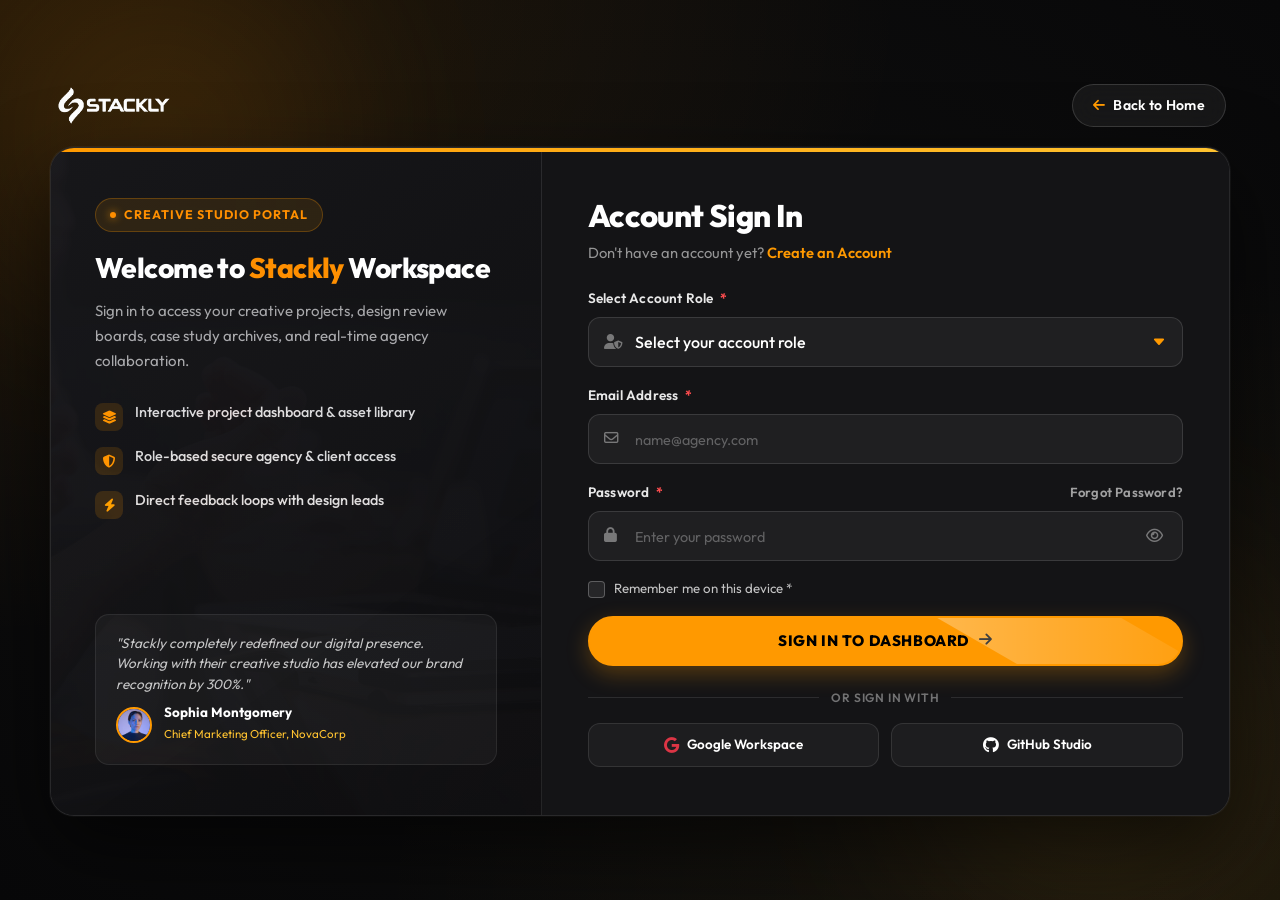
<file: pages/login.html>
<!doctype html>
<html lang="en">
  <head>
    <meta charset="UTF-8" />
    <meta name="viewport" content="width=device-width, initial-scale=1.0" />
    <title>Sign In - Stackly Creative Agency</title>
    <link
      rel="icon"
      type="image/webp"
      href="../assets/images/logoStackly.webp"
    />

    <!-- Google Fonts (Outfit) -->
    <link rel="preconnect" href="https://fonts.googleapis.com" />
    <link rel="preconnect" href="https://fonts.gstatic.com" crossorigin />
    <link
      href="https://fonts.googleapis.com/css2?family=Outfit:wght@300;400;500;600;700;800;900&display=swap"
      rel="stylesheet"
    />

    <!-- Bootstrap 5.3.3 CSS -->
    <link
      href="https://cdn.jsdelivr.net/npm/bootstrap@5.3.3/dist/css/bootstrap.min.css"
      rel="stylesheet"
    />

    <!-- Font Awesome 6.6.0 -->
    <link
      rel="stylesheet"
      href="https://cdnjs.cloudflare.com/ajax/libs/font-awesome/6.6.0/css/all.min.css"
    />

    <!-- Main & Auth Stylesheets -->
    <link rel="stylesheet" href="../assets/css/styles.css" />
    <link rel="stylesheet" href="../assets/css/auth.css" />
  </head>
  <body>
    <div class="auth-page-wrapper">
      <!-- Ambient Glow Orbs -->
      <div class="auth-ambient-orb auth-orb-1"></div>
      <div class="auth-ambient-orb auth-orb-2"></div>
      <div class="auth-ambient-orb auth-orb-3"></div>

      <!-- Top Navigation Header -->
      <nav class="auth-top-nav">
        <a
          href="../index.html"
          class="auth-brand-logo"
          title="Back to Stackly Home"
        >
          <img
            src="../assets/images/logoStackly.webp"
            alt="Stackly Creative Agency Logo"
          />
        </a>
        <a href="../index.html" class="btn-back-home">
          <i class="fa-solid fa-arrow-left"></i>
          <span>Back to Home</span>
        </a>
      </nav>

      <!-- Main Login Container Card -->
      <div class="auth-main-container">
        <div class="row g-0">
          <!-- Left Column: Agency Brand Showcase -->
          <div class="col-lg-5 d-none d-lg-flex">
            <div class="auth-showcase-side w-100">
              <div>
                <span class="auth-badge-pill">Creative Studio Portal</span>
                <h2 class="auth-showcase-title">
                  Welcome to
                  <span class="text-theme-primary">Stackly</span> Workspace
                </h2>
                <p class="auth-showcase-desc">
                  Sign in to access your creative projects, design review
                  boards, case study archives, and real-time agency
                  collaboration.
                </p>

                <div class="auth-feature-list">
                  <div class="auth-feature-item">
                    <div class="auth-feature-icon">
                      <i class="fa-solid fa-layer-group"></i>
                    </div>
                    <span>Interactive project dashboard & asset library</span>
                  </div>
                  <div class="auth-feature-item">
                    <div class="auth-feature-icon">
                      <i class="fa-solid fa-shield-halved"></i>
                    </div>
                    <span>Role-based secure agency & client access</span>
                  </div>
                  <div class="auth-feature-item">
                    <div class="auth-feature-icon">
                      <i class="fa-solid fa-bolt"></i>
                    </div>
                    <span>Direct feedback loops with design leads</span>
                  </div>
                </div>
              </div>

              <div class="auth-quote-box">
                <p class="auth-quote-text">
                  "Stackly completely redefined our digital presence. Working
                  with their creative studio has elevated our brand recognition
                  by 300%."
                </p>
                <div class="auth-quote-author">
                  <img
                    src="../assets/images/team/team-member-card-01.webp"
                    alt="Creative Director"
                    class="auth-quote-avatar"
                  />
                  <div>
                    <h6 class="auth-quote-name">Sophia Montgomery</h6>
                    <span class="auth-quote-role"
                      >Chief Marketing Officer, NovaCorp</span
                    >
                  </div>
                </div>
              </div>
            </div>
          </div>

          <!-- Right Column: Login Form -->
          <div class="col-12 col-lg-7">
            <div class="auth-form-side">
              <!-- Registered Message Container (If redirected from registration) -->
              <div id="authAlertContainer"></div>

              <div class="auth-form-header">
                <h1 class="auth-form-title">Account Sign In</h1>
                <p class="auth-form-subtitle">
                  Don't have an account yet?
                  <a href="register.html">Create an Account</a>
                </p>
              </div>

              <!-- Login Form -->
              <form id="loginForm" novalidate>
                <!-- 1. Role Selection (Required) -->
                <div class="auth-form-group">
                  <label for="loginRole" class="auth-label">
                    <span
                      >Select Account Role
                      <span class="required-star">*</span></span
                    >
                  </label>
                  <div class="auth-input-wrapper">
                    <i class="fa-solid fa-user-shield auth-input-icon"></i>
                    <select
                      id="loginRole"
                      name="role"
                      class="form-select auth-select"
                      required
                    >
                      <option value="" disabled selected>
                        Select your account role
                      </option>
                      <option value="client">Client / Brand Owner</option>
                      <option value="designer">
                        Creative Designer / UI-UX
                      </option>
                      <option value="developer">Developer / Engineer</option>
                      <option value="manager">Project Manager</option>
                      <option value="admin">Agency Administrator</option>
                    </select>
                  </div>
                  <div class="field-feedback-msg error d-none" id="roleError">
                    <i class="fa-solid fa-circle-exclamation"></i>
                    <span>Please select your account role.</span>
                  </div>
                </div>

                <!-- 2. Email Address (Required) -->
                <div class="auth-form-group">
                  <label for="loginEmail" class="auth-label">
                    <span
                      >Email Address <span class="required-star">*</span></span
                    >
                  </label>
                  <div class="auth-input-wrapper">
                    <i class="fa-regular fa-envelope auth-input-icon"></i>
                    <input
                      type="email"
                      id="loginEmail"
                      name="email"
                      class="form-control auth-input"
                      placeholder="name@agency.com"
                      autocomplete="email"
                      required
                    />
                  </div>
                  <div class="field-feedback-msg error d-none" id="emailError">
                    <i class="fa-solid fa-circle-exclamation"></i>
                    <span>Please enter a valid email address.</span>
                  </div>
                </div>

                <!-- 3. Password Field with Weak Password Validation & Toggle (Required) -->
                <div class="auth-form-group">
                  <label for="loginPassword" class="auth-label">
                    <span>Password <span class="required-star">*</span></span>
                    <a href="#" class="auth-forgot-link">Forgot Password?</a>
                  </label>
                  <div class="auth-input-wrapper">
                    <i class="fa-solid fa-lock auth-input-icon"></i>
                    <input
                      type="password"
                      id="loginPassword"
                      name="password"
                      class="form-control auth-input auth-input-password"
                      placeholder="Enter your password"
                      autocomplete="current-password"
                      required
                    />
                    <button
                      type="button"
                      class="auth-password-toggle"
                      id="toggleLoginPassword"
                      aria-label="Toggle password visibility"
                    >
                      <i class="fa-regular fa-eye"></i>
                    </button>
                  </div>

                  <!-- Real-time Password Strength Feedback for Login -->
                  <div
                    class="password-strength-container d-none"
                    id="passwordStrengthBox"
                  >
                    <div class="strength-header">
                      <span class="strength-title">Password Strength:</span>
                      <span class="strength-label" id="strengthLabel"
                        >Too Weak</span
                      >
                    </div>
                    <div class="strength-bar-track">
                      <div class="strength-bar-fill" id="strengthBar"></div>
                    </div>
                    <ul class="strength-rules-list">
                      <li class="strength-rule-item" id="ruleLength">
                        <i class="fa-solid fa-circle-xmark"></i>
                        <span>At least 8 characters</span>
                      </li>
                      <li class="strength-rule-item" id="ruleUpper">
                        <i class="fa-solid fa-circle-xmark"></i>
                        <span>Uppercase letter (A-Z)</span>
                      </li>
                      <li class="strength-rule-item" id="ruleLower">
                        <i class="fa-solid fa-circle-xmark"></i>
                        <span>Lowercase letter (a-z)</span>
                      </li>
                      <li class="strength-rule-item" id="ruleNumber">
                        <i class="fa-solid fa-circle-xmark"></i>
                        <span>At least 1 number (0-9)</span>
                      </li>
                      <li class="strength-rule-item" id="ruleSpecial">
                        <i class="fa-solid fa-circle-xmark"></i>
                        <span>Special character (!@#$)</span>
                      </li>
                    </ul>
                  </div>

                  <div
                    class="field-feedback-msg error d-none"
                    id="passwordError"
                  >
                    <i class="fa-solid fa-circle-exclamation"></i>
                    <span id="passwordErrorText"
                      >Password is required and cannot be weak.</span
                    >
                  </div>
                </div>

                <!-- 4. Remember Me Checkbox (Required) -->
                <div class="auth-check-wrapper">
                  <input
                    type="checkbox"
                    id="loginRemember"
                    name="remember"
                    class="form-check-input auth-checkbox"
                    required
                  />
                  <label for="loginRemember" class="auth-check-label">
                    Remember me on this device
                    <span class="required-star">*</span>
                  </label>
                </div>
                <div
                  class="field-feedback-msg error d-none mb-3"
                  id="rememberError"
                >
                  <i class="fa-solid fa-circle-exclamation"></i>
                  <span>You must check 'Remember me' to continue.</span>
                </div>

                <!-- Submit Button -->
                <button
                  type="submit"
                  class="btn-auth-submit"
                  id="loginSubmitBtn"
                >
                  <span>Sign In To Dashboard</span>
                  <i class="fa-solid fa-arrow-right"></i>
                </button>
              </form>

              <!-- Social Auth Alternative -->
              <div class="auth-divider">
                <span>Or sign in with</span>
              </div>

              <div class="auth-social-row">
                <a href="#" class="btn-social-auth">
                  <i class="fa-brands fa-google text-danger"></i>
                  <span>Google Workspace</span>
                </a>
                <a href="#" class="btn-social-auth">
                  <i class="fa-brands fa-github text-white"></i>
                  <span>GitHub Studio</span>
                </a>
              </div>
            </div>
          </div>
        </div>
      </div>
    </div>

    <!-- Interactive Client Script -->
    <script>
      document.addEventListener("DOMContentLoaded", () => {
        const form = document.getElementById("loginForm");
        const roleSelect = document.getElementById("loginRole");
        const emailInput = document.getElementById("loginEmail");
        const passwordInput = document.getElementById("loginPassword");
        const rememberCheck = document.getElementById("loginRemember");
        const togglePasswordBtn = document.getElementById(
          "toggleLoginPassword",
        );

        const roleError = document.getElementById("roleError");
        const emailError = document.getElementById("emailError");
        const passwordError = document.getElementById("passwordError");
        const passwordErrorText = document.getElementById("passwordErrorText");
        const rememberError = document.getElementById("rememberError");
        const alertContainer = document.getElementById("authAlertContainer");

        const passwordStrengthBox = document.getElementById(
          "passwordStrengthBox",
        );
        const strengthLabel = document.getElementById("strengthLabel");
        const strengthBar = document.getElementById("strengthBar");

        const ruleLength = document.getElementById("ruleLength");
        const ruleUpper = document.getElementById("ruleUpper");
        const ruleLower = document.getElementById("ruleLower");
        const ruleNumber = document.getElementById("ruleNumber");
        const ruleSpecial = document.getElementById("ruleSpecial");

        // 1. Check if redirected from successful registration
        const urlParams = new URLSearchParams(window.location.search);
        if (urlParams.get("registered") === "success") {
          const registeredUser = urlParams.get("user") || "User";
          alertContainer.innerHTML = `
            <div class="auth-alert-box success">
              <i class="fa-solid fa-circle-check"></i>
              <div>
                <strong>Registration Successful!</strong>
                <div>Welcome, ${escapeHtml(registeredUser)}! Your creative account has been created. Please sign in below.</div>
              </div>
            </div>
          `;
        }

        function escapeHtml(str) {
          return str.replace(
            /[&<>"']/g,
            (m) =>
              ({
                "&": "&amp;",
                "<": "&lt;",
                ">": "&gt;",
                '"': "&quot;",
                "'": "&#39;",
              })[m],
          );
        }

        // 2. Toggle Password Visibility
        togglePasswordBtn.addEventListener("click", () => {
          const isPassword = passwordInput.type === "password";
          passwordInput.type = isPassword ? "text" : "password";
          togglePasswordBtn.innerHTML = isPassword
            ? '<i class="fa-regular fa-eye-slash"></i>'
            : '<i class="fa-regular fa-eye"></i>';
        });

        // 3. Password Strength Checker & Validation
        function evaluatePasswordStrength(password) {
          const checks = {
            length: password.length >= 8,
            upper: /[A-Z]/.test(password),
            lower: /[a-z]/.test(password),
            number: /[0-9]/.test(password),
            special: /[^A-Za-z0-9]/.test(password),
          };

          let passedCount = 0;
          if (checks.length) passedCount++;
          if (checks.upper) passedCount++;
          if (checks.lower) passedCount++;
          if (checks.number) passedCount++;
          if (checks.special) passedCount++;

          return {
            checks,
            passedCount,
            isStrongEnough: checks.length && passedCount >= 3,
          };
        }

        function updateRuleUI(elem, isValid) {
          if (isValid) {
            elem.classList.remove("invalid");
            elem.classList.add("valid");
            elem.querySelector("i").className = "fa-solid fa-circle-check";
          } else {
            elem.classList.remove("valid");
            elem.classList.add("invalid");
            elem.querySelector("i").className = "fa-solid fa-circle-xmark";
          }
        }

        passwordInput.addEventListener("focus", () => {
          if (passwordInput.value.length > 0) {
            passwordStrengthBox.classList.remove("d-none");
          }
        });

        passwordInput.addEventListener("input", () => {
          const val = passwordInput.value;
          if (!val) {
            passwordStrengthBox.classList.add("d-none");
            passwordInput.classList.remove("is-valid", "is-invalid");
            passwordError.classList.add("d-none");
            return;
          }

          passwordStrengthBox.classList.remove("d-none");
          const { checks, passedCount } = evaluatePasswordStrength(val);

          updateRuleUI(ruleLength, checks.length);
          updateRuleUI(ruleUpper, checks.upper);
          updateRuleUI(ruleLower, checks.lower);
          updateRuleUI(ruleNumber, checks.number);
          updateRuleUI(ruleSpecial, checks.special);

          // Bar & Label Updates
          strengthBar.className = "strength-bar-fill";
          strengthLabel.className = "strength-label";

          if (passedCount <= 2 || !checks.length) {
            strengthBar.classList.add("weak");
            strengthLabel.classList.add("weak");
            strengthLabel.textContent = "Weak Password";
            passwordInput.classList.add("is-invalid");
            passwordInput.classList.remove("is-valid");
            passwordErrorText.textContent =
              "Password is weak. Fulfill at least 8 characters with mixed letters, numbers & symbols.";
            passwordError.classList.remove("d-none");
          } else if (passedCount === 3) {
            strengthBar.classList.add("fair");
            strengthLabel.classList.add("fair");
            strengthLabel.textContent = "Fair Password";
            passwordInput.classList.remove("is-invalid");
            passwordInput.classList.add("is-valid");
            passwordError.classList.add("d-none");
          } else if (passedCount === 4) {
            strengthBar.classList.add("good");
            strengthLabel.classList.add("good");
            strengthLabel.textContent = "Good Password";
            passwordInput.classList.remove("is-invalid");
            passwordInput.classList.add("is-valid");
            passwordError.classList.add("d-none");
          } else {
            strengthBar.classList.add("strong");
            strengthLabel.classList.add("strong");
            strengthLabel.textContent = "Strong Password";
            passwordInput.classList.remove("is-invalid");
            passwordInput.classList.add("is-valid");
            passwordError.classList.add("d-none");
          }
        });

        // 4. Real-time Field Clearance on input
        roleSelect.addEventListener("change", () => {
          if (roleSelect.value) {
            roleSelect.classList.remove("is-invalid");
            roleSelect.classList.add("is-valid");
            roleError.classList.add("d-none");
          }
        });

        emailInput.addEventListener("input", () => {
          const emailRegex = /^[^\s@]+@[^\s@]+\.[^\s@]+$/;
          if (emailRegex.test(emailInput.value.trim())) {
            emailInput.classList.remove("is-invalid");
            emailInput.classList.add("is-valid");
            emailError.classList.add("d-none");
          }
        });

        rememberCheck.addEventListener("change", () => {
          if (rememberCheck.checked) {
            rememberCheck.classList.remove("is-invalid");
            rememberError.classList.add("d-none");
          }
        });

        // 5. Form Submission & Validation
        form.addEventListener("submit", (e) => {
          e.preventDefault();
          let isValid = true;

          // Role Validation
          if (!roleSelect.value) {
            roleSelect.classList.add("is-invalid");
            roleError.classList.remove("d-none");
            isValid = false;
          } else {
            roleSelect.classList.remove("is-invalid");
            roleSelect.classList.add("is-valid");
            roleError.classList.add("d-none");
          }

          // Email Validation
          const emailRegex = /^[^\s@]+@[^\s@]+\.[^\s@]+$/;
          if (
            !emailInput.value.trim() ||
            !emailRegex.test(emailInput.value.trim())
          ) {
            emailInput.classList.add("is-invalid");
            emailError.classList.remove("d-none");
            isValid = false;
          } else {
            emailInput.classList.remove("is-invalid");
            emailInput.classList.add("is-valid");
            emailError.classList.add("d-none");
          }

          // Password Validation & Weak Password Check
          const pwd = passwordInput.value;
          const { checks, passedCount, isStrongEnough } =
            evaluatePasswordStrength(pwd);

          if (!pwd) {
            passwordInput.classList.add("is-invalid");
            passwordErrorText.textContent = "Password is required.";
            passwordError.classList.remove("d-none");
            isValid = false;
          } else if (!isStrongEnough || passedCount < 3 || !checks.length) {
            passwordInput.classList.add("is-invalid");
            passwordStrengthBox.classList.remove("d-none");
            passwordErrorText.textContent =
              "Weak password! Minimum 8 characters with uppercase, numbers and symbols required.";
            passwordError.classList.remove("d-none");
            isValid = false;
          } else {
            passwordInput.classList.remove("is-invalid");
            passwordInput.classList.add("is-valid");
            passwordError.classList.add("d-none");
          }

          // Remember Me Validation (Required)
          if (!rememberCheck.checked) {
            rememberCheck.classList.add("is-invalid");
            rememberError.classList.remove("d-none");
            isValid = false;
          } else {
            rememberCheck.classList.remove("is-invalid");
            rememberError.classList.add("d-none");
          }

          if (isValid) {
            const submitBtn = document.getElementById("loginSubmitBtn");
            submitBtn.disabled = true;
            submitBtn.innerHTML = `
              <span class="spinner-border spinner-border-sm me-2" role="status" aria-hidden="true"></span>
              <span>Authenticating...</span>
            `;

            const enteredEmail = emailInput.value.trim();
            const selectedRole = roleSelect.value;
            const roleName = roleSelect.options[roleSelect.selectedIndex].text;
            const username = enteredEmail.split("@")[0] || "Studio Member";

            const authUserData = {
              email: enteredEmail,
              role: selectedRole,
              roleName: roleName,
              username: username,
              loginTime: new Date().toISOString(),
            };

            localStorage.setItem(
              "stackly_auth_user",
              JSON.stringify(authUserData),
            );
            sessionStorage.setItem(
              "stackly_auth_user",
              JSON.stringify(authUserData),
            );

            setTimeout(() => {
              alertContainer.innerHTML = `
                <div class="auth-alert-box success">
                  <i class="fa-solid fa-circle-check"></i>
                  <div>
                    <strong>Welcome Back!</strong>
                    <div>Signed in successfully as ${escapeHtml(roleName)}. Redirecting to your Studio Dashboard...</div>
                  </div>
                </div>
              `;
              setTimeout(() => {
                window.location.href = `dashboard.html?role=${encodeURIComponent(selectedRole)}&email=${encodeURIComponent(enteredEmail)}&user=${encodeURIComponent(username)}`;
              }, 1200);
            }, 800);
          }
        });
      });
    </script>
    <!-- Main Interactive Script with 404 Redirection -->
    <script src="../assets/js/script.js"></script>
  </body>
</html>
</file>
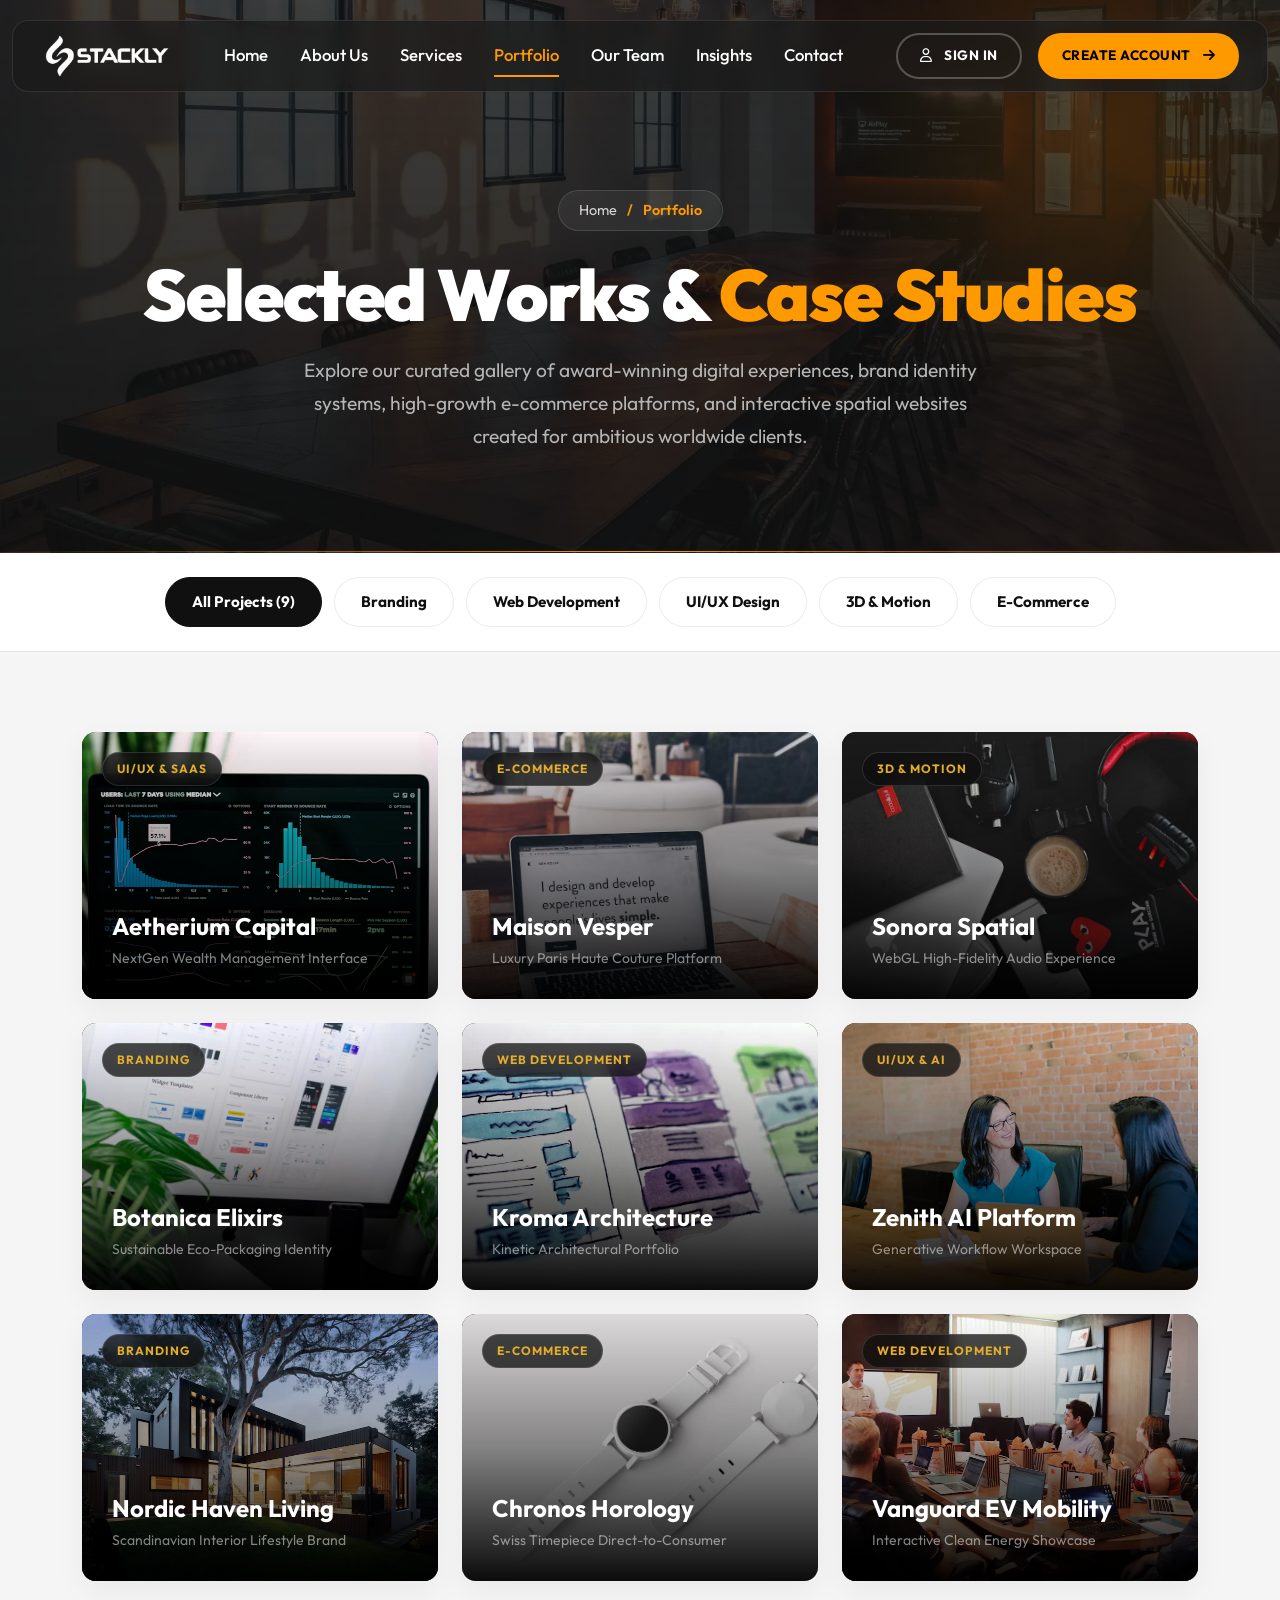
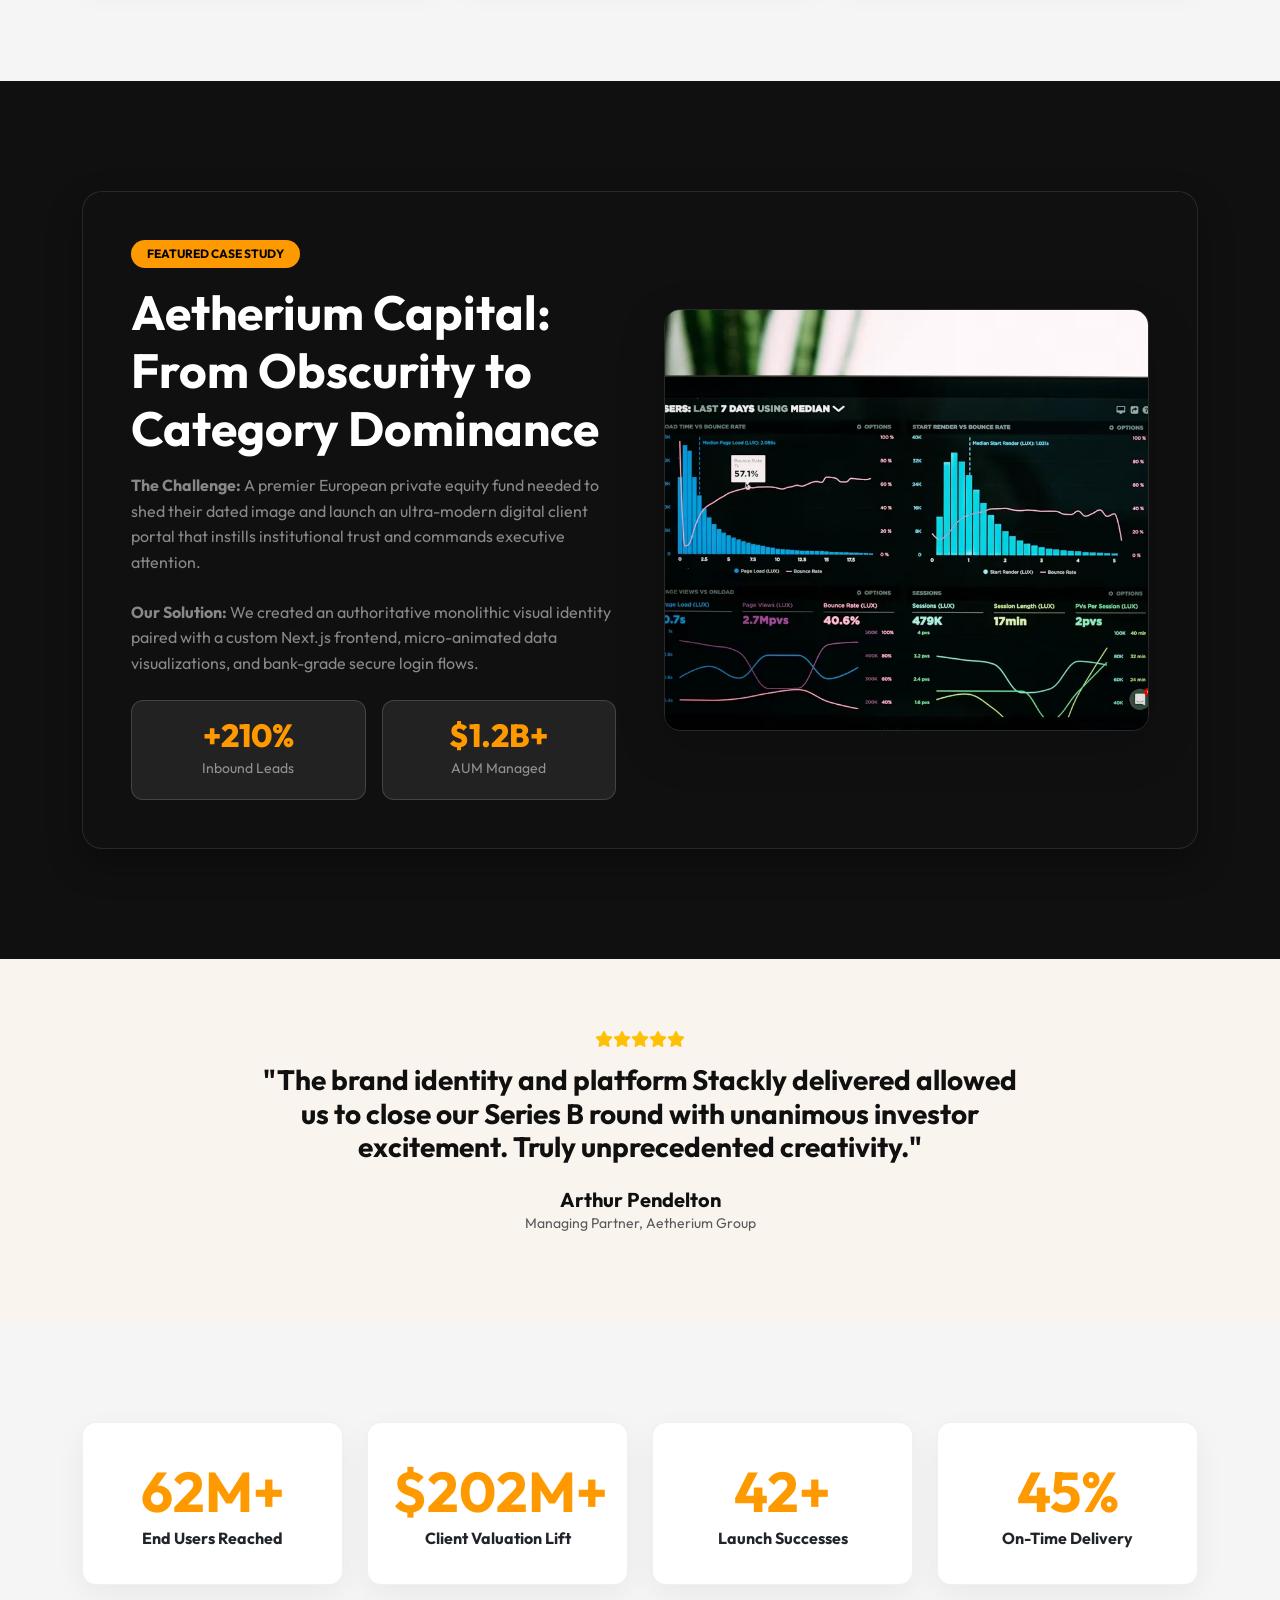
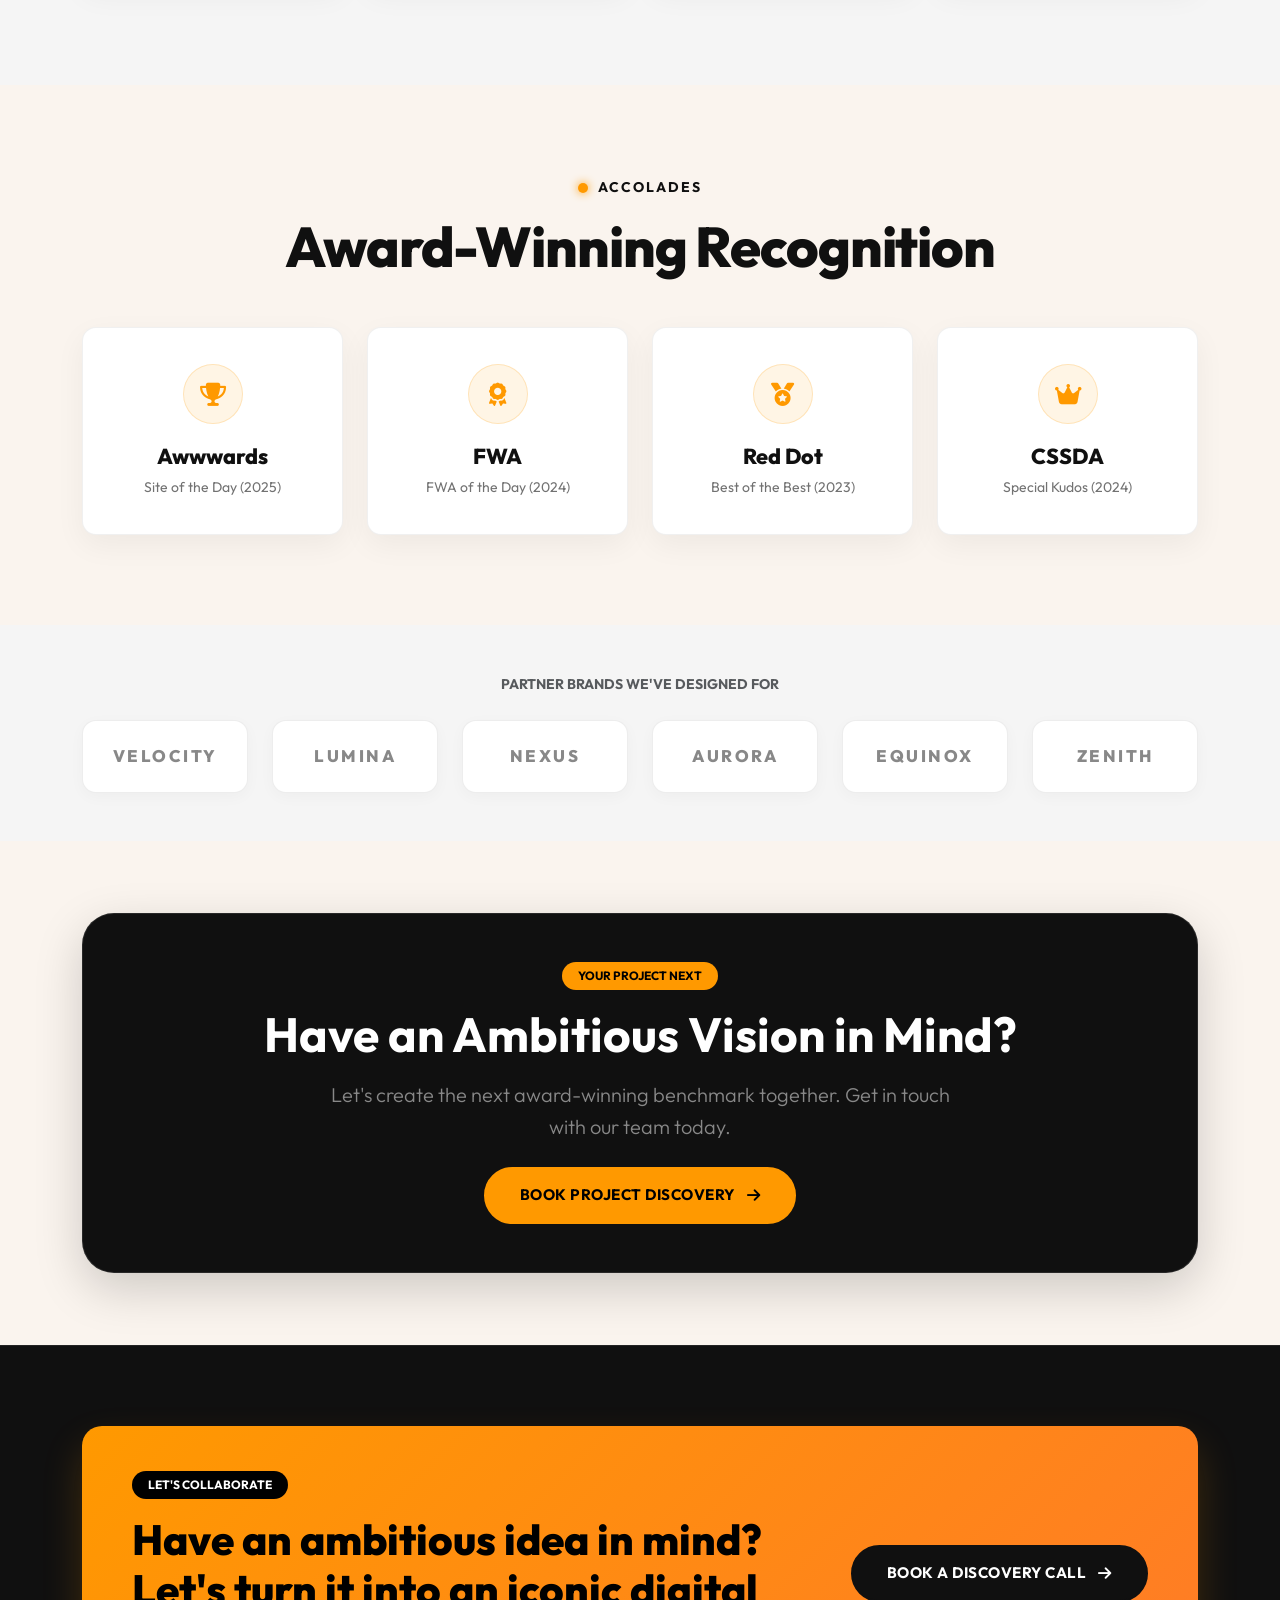
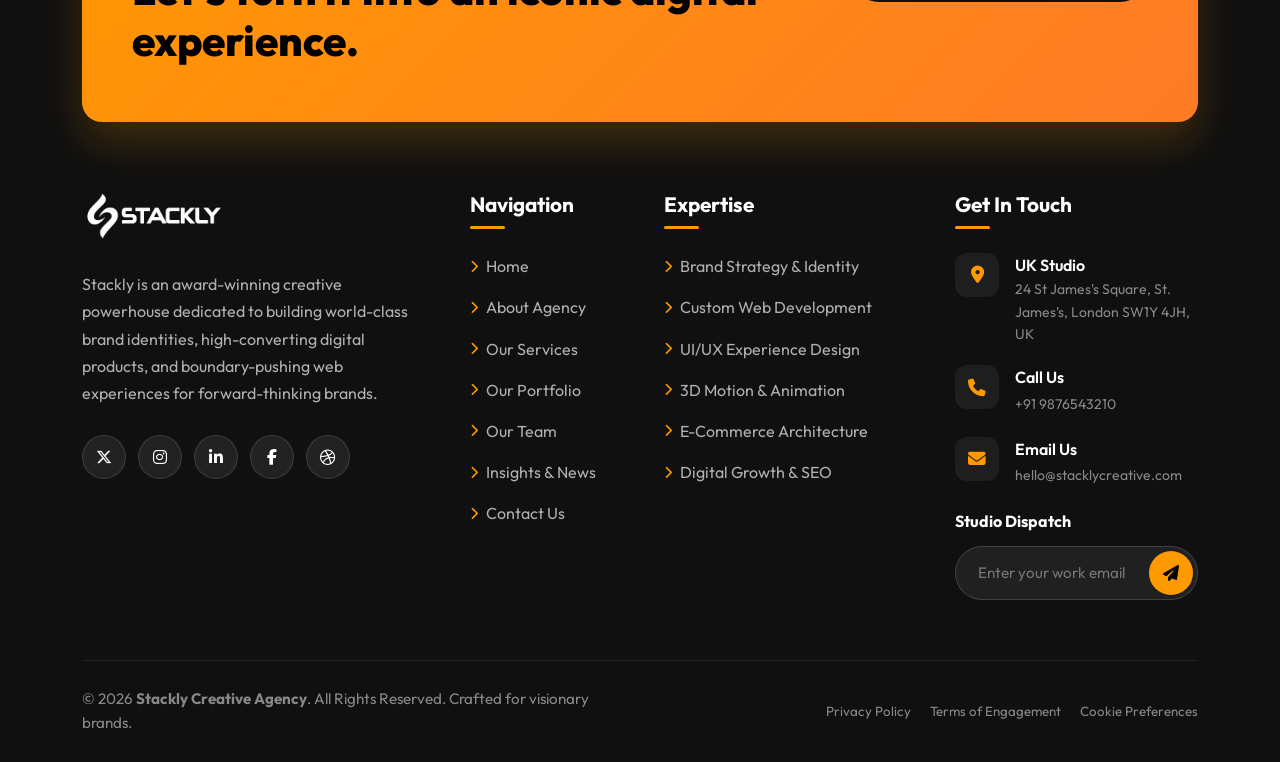
<file: pages/portfolio.html>
<!doctype html>
<html lang="en">
  <head>
    <meta charset="UTF-8" />
    <meta name="viewport" content="width=device-width, initial-scale=1.0" />
    <title>Selected Portfolio - Stackly Creative Agency</title>
    <link
      rel="icon"
      type="image/webp"
      href="../assets/images/logoStackly.webp"
    />

    <!-- Google Fonts (Outfit) -->
    <link rel="preconnect" href="https://fonts.googleapis.com" />
    <link rel="preconnect" href="https://fonts.gstatic.com" crossorigin />
    <link
      href="https://fonts.googleapis.com/css2?family=Outfit:wght@300;400;500;600;700;800;900&display=swap"
      rel="stylesheet"
    />

    <!-- Bootstrap 5.3.3 CSS -->
    <link
      href="https://cdn.jsdelivr.net/npm/bootstrap@5.3.3/dist/css/bootstrap.min.css"
      rel="stylesheet"
    />

    <!-- Font Awesome 6.6.0 -->
    <link
      rel="stylesheet"
      href="https://cdnjs.cloudflare.com/ajax/libs/font-awesome/6.6.0/css/all.min.css"
    />

    <!-- Main Stylesheet & Page Specific CSS -->
    <link rel="stylesheet" href="../assets/css/styles.css" />
    <link rel="stylesheet" href="../assets/css/portfolio.css" />
  </head>
  <body>
    <!-- COMMON HEADER COMPONENT CONTAINER -->
    <div id="header-placeholder"></div>

    <!-- SECTION 1: PAGE BANNER & BREADCRUMBS -->
    <section class="page-banner-section portfolio-banner-section text-center">
      <div class="container position-relative z-2">
        <div class="banner-breadcrumb">
          <a href="../index.html">Home</a>
          <span>/</span>
          <span>Portfolio</span>
        </div>
        <h1 class="banner-title">
          Selected Works & <span class="text-theme-primary">Case Studies</span>
        </h1>
        <p class="banner-desc">
          Explore our curated gallery of award-winning digital experiences,
          brand identity systems, high-growth e-commerce platforms, and
          interactive spatial websites created for ambitious worldwide clients.
        </p>
      </div>
    </section>

    <!-- SECTION 2: INTERACTIVE CATEGORY FILTER BAR -->
    <section class="py-4 bg-white border-bottom">
      <div class="container">
        <div class="portfolio-filter-container mb-0">
          <button class="portfolio-filter-btn active" data-filter="all">
            All Projects (9)
          </button>
          <button class="portfolio-filter-btn" data-filter="branding">
            Branding
          </button>
          <button class="portfolio-filter-btn" data-filter="web">
            Web Development
          </button>
          <button class="portfolio-filter-btn" data-filter="uiux">
            UI/UX Design
          </button>
          <button class="portfolio-filter-btn" data-filter="motion">
            3D & Motion
          </button>
          <button class="portfolio-filter-btn" data-filter="ecommerce">
            E-Commerce
          </button>
        </div>
      </div>
    </section>

    <!-- SECTION 3: CURATED CASE STUDIES GRID (9 DISTINCT PROJECTS) -->
    <section
      class="py-5"
      style="padding-top: 80px !important; padding-bottom: 100px !important"
    >
      <div class="container">
        <div class="row g-4" id="portfolioGrid">
          <!-- Project 1 -->
          <div
            class="col-lg-4 col-md-6 portfolio-filter-item"
            data-category="uiux"
          >
            <div class="portfolio-card">
              <div class="portfolio-img-wrapper">
                <img
                  src="../assets/images/portfolio/portfolio-img-wrapper-1.webp"
                  alt="Aetherium Capital"
                />
                <span class="portfolio-badge">UI/UX & SaaS</span>
                <div class="portfolio-overlay">
                  <h4 class="portfolio-title">Aetherium Capital</h4>
                  <p class="text-white-50 small mb-0">
                    NextGen Wealth Management Interface
                  </p>
                </div>
              </div>
            </div>
          </div>

          <!-- Project 2 -->
          <div
            class="col-lg-4 col-md-6 portfolio-filter-item"
            data-category="ecommerce"
          >
            <div class="portfolio-card">
              <div class="portfolio-img-wrapper">
                <img
                  src="../assets/images/portfolio/portfolio-img-wrapper-2.webp"
                  alt="Maison Vesper"
                />
                <span class="portfolio-badge">E-Commerce</span>
                <div class="portfolio-overlay">
                  <h4 class="portfolio-title">Maison Vesper</h4>
                  <p class="text-white-50 small mb-0">
                    Luxury Paris Haute Couture Platform
                  </p>
                </div>
              </div>
            </div>
          </div>

          <!-- Project 3 -->
          <div
            class="col-lg-4 col-md-6 portfolio-filter-item"
            data-category="motion"
          >
            <div class="portfolio-card">
              <div class="portfolio-img-wrapper">
                <img
                  src="../assets/images/portfolio/portfolio-img-wrapper-3.webp"
                  alt="Sonora Spatial Audio"
                />
                <span class="portfolio-badge">3D & Motion</span>
                <div class="portfolio-overlay">
                  <h4 class="portfolio-title">Sonora Spatial</h4>
                  <p class="text-white-50 small mb-0">
                    WebGL High-Fidelity Audio Experience
                  </p>
                </div>
              </div>
            </div>
          </div>

          <!-- Project 4 -->
          <div
            class="col-lg-4 col-md-6 portfolio-filter-item"
            data-category="branding"
          >
            <div class="portfolio-card">
              <div class="portfolio-img-wrapper">
                <img
                  src="../assets/images/portfolio/portfolio-img-wrapper-4.webp"
                  alt="Botanica Elixirs"
                />
                <span class="portfolio-badge">Branding</span>
                <div class="portfolio-overlay">
                  <h4 class="portfolio-title">Botanica Elixirs</h4>
                  <p class="text-white-50 small mb-0">
                    Sustainable Eco-Packaging Identity
                  </p>
                </div>
              </div>
            </div>
          </div>

          <!-- Project 5 -->
          <div
            class="col-lg-4 col-md-6 portfolio-filter-item"
            data-category="web"
          >
            <div class="portfolio-card">
              <div class="portfolio-img-wrapper">
                <img
                  src="../assets/images/portfolio/portfolio-img-wrapper-5.webp"
                  alt="Kroma Spatial Architecture"
                />
                <span class="portfolio-badge">Web Development</span>
                <div class="portfolio-overlay">
                  <h4 class="portfolio-title">Kroma Architecture</h4>
                  <p class="text-white-50 small mb-0">
                    Kinetic Architectural Portfolio
                  </p>
                </div>
              </div>
            </div>
          </div>

          <!-- Project 6 -->
          <div
            class="col-lg-4 col-md-6 portfolio-filter-item"
            data-category="uiux"
          >
            <div class="portfolio-card">
              <div class="portfolio-img-wrapper">
                <img
                  src="../assets/images/portfolio/portfolio-img-wrapper-6.webp"
                  alt="Zenith AI Assistant"
                />
                <span class="portfolio-badge">UI/UX & AI</span>
                <div class="portfolio-overlay">
                  <h4 class="portfolio-title">Zenith AI Platform</h4>
                  <p class="text-white-50 small mb-0">
                    Generative Workflow Workspace
                  </p>
                </div>
              </div>
            </div>
          </div>

          <!-- Project 7 -->
          <div
            class="col-lg-4 col-md-6 portfolio-filter-item"
            data-category="branding"
          >
            <div class="portfolio-card">
              <div class="portfolio-img-wrapper">
                <img
                  src="../assets/images/portfolio/portfolio-img-wrapper-7.webp"
                  alt="Nordic Haven Living"
                />
                <span class="portfolio-badge">Branding</span>
                <div class="portfolio-overlay">
                  <h4 class="portfolio-title">Nordic Haven Living</h4>
                  <p class="text-white-50 small mb-0">
                    Scandinavian Interior Lifestyle Brand
                  </p>
                </div>
              </div>
            </div>
          </div>

          <!-- Project 8 -->
          <div
            class="col-lg-4 col-md-6 portfolio-filter-item"
            data-category="ecommerce"
          >
            <div class="portfolio-card">
              <div class="portfolio-img-wrapper">
                <img
                  src="../assets/images/portfolio/portfolio-img-wrapper-8.webp"
                  alt="Chronos Horology"
                />
                <span class="portfolio-badge">E-Commerce</span>
                <div class="portfolio-overlay">
                  <h4 class="portfolio-title">Chronos Horology</h4>
                  <p class="text-white-50 small mb-0">
                    Swiss Timepiece Direct-to-Consumer
                  </p>
                </div>
              </div>
            </div>
          </div>

          <!-- Project 9 -->
          <div
            class="col-lg-4 col-md-6 portfolio-filter-item"
            data-category="web"
          >
            <div class="portfolio-card">
              <div class="portfolio-img-wrapper">
                <img
                  src="../assets/images/portfolio/portfolio-img-wrapper-9.webp"
                  alt="Vanguard Mobility"
                />
                <span class="portfolio-badge">Web Development</span>
                <div class="portfolio-overlay">
                  <h4 class="portfolio-title">Vanguard EV Mobility</h4>
                  <p class="text-white-50 small mb-0">
                    Interactive Clean Energy Showcase
                  </p>
                </div>
              </div>
            </div>
          </div>
        </div>
      </div>
    </section>

    <!-- SECTION 4: FLAGSHIP PROJECT SPOTLIGHT (DEEP DIVE BREAKDOWN) -->
    <section
      class="bg-theme-charcoal py-5"
      style="padding-top: 110px !important; padding-bottom: 110px !important"
    >
      <div class="container">
        <div class="spotlight-project-card p-4 p-lg-5">
          <div class="row align-items-center g-5">
            <div class="col-lg-6">
              <span
                class="badge bg-theme-primary text-black fw-bold text-uppercase px-3 py-2 rounded-pill mb-3"
                >Featured Case Study</span
              >
              <h2 class="display-5 fw-bolder text-white mb-3">
                Aetherium Capital: From Obscurity to Category Dominance
              </h2>
              <p class="text-white-50 mb-4">
                <strong>The Challenge:</strong> A premier European private
                equity fund needed to shed their dated image and launch an
                ultra-modern digital client portal that instills institutional
                trust and commands executive attention.
              </p>
              <p class="text-white-50 mb-4">
                <strong>Our Solution:</strong> We created an authoritative
                monolithic visual identity paired with a custom Next.js
                frontend, micro-animated data visualizations, and bank-grade
                secure login flows.
              </p>

              <div class="row g-3">
                <div class="col-6">
                  <div class="spotlight-metric-pill">
                    <div class="spotlight-metric-val">+210%</div>
                    <span class="small text-white-50">Inbound Leads</span>
                  </div>
                </div>
                <div class="col-6">
                  <div class="spotlight-metric-pill">
                    <div class="spotlight-metric-val">$1.2B+</div>
                    <span class="small text-white-50">AUM Managed</span>
                  </div>
                </div>
              </div>
            </div>

            <div class="col-lg-6">
              <div
                class="rounded-4 overflow-hidden border border-white border-opacity-10 shadow-lg"
              >
                <img
                  src="../assets/images/portfolio/portfolio-featured-case-study-img.webp"
                  alt="Aetherium Platform Deep Dive"
                  class="w-100 object-fit-cover"
                  style="height: 420px"
                />
              </div>
            </div>
          </div>
        </div>
      </div>
    </section>

    <!-- SECTION 5: CLIENT TESTIMONIAL ON PORTFOLIO WORK -->
    <section class="bg-theme-secondary py-5">
      <div class="container py-4 text-center">
        <div class="max-w-700 mx-auto" style="max-width: 780px">
          <div class="d-flex justify-content-center text-warning mb-3">
            <i class="fa-solid fa-star"></i>
            <i class="fa-solid fa-star"></i>
            <i class="fa-solid fa-star"></i>
            <i class="fa-solid fa-star"></i>
            <i class="fa-solid fa-star"></i>
          </div>
          <h3 class="fw-bold mb-4">
            "The brand identity and platform Stackly delivered allowed us to
            close our Series B round with unanimous investor excitement. Truly
            unprecedented creativity."
          </h3>
          <h5 class="fw-bold mb-0">Arthur Pendelton</h5>
          <p class="text-muted small">Managing Partner, Aetherium Group</p>
        </div>
      </div>
    </section>

    <!-- SECTION 6: CUMULATIVE IMPACT METRICS -->
    <section
      class="py-5 stats-section-observer"
      style="padding-top: 100px !important; padding-bottom: 100px !important"
    >
      <div class="container">
        <div class="row g-4">
          <div class="col-6 col-lg-3">
            <div class="impact-metric-card">
              <h2 class="display-4 fw-bolder text-theme-primary mb-1">
                <span class="stat-counter" data-target="140">140</span>M+
              </h2>
              <h6 class="fw-bold text-dark mb-0">End Users Reached</h6>
            </div>
          </div>
          <div class="col-6 col-lg-3">
            <div class="impact-metric-card">
              <h2 class="display-4 fw-bolder text-theme-primary mb-1">
                $<span class="stat-counter" data-target="450">450</span>M+
              </h2>
              <h6 class="fw-bold text-dark mb-0">Client Valuation Lift</h6>
            </div>
          </div>
          <div class="col-6 col-lg-3">
            <div class="impact-metric-card">
              <h2 class="display-4 fw-bolder text-theme-primary mb-1">
                <span class="stat-counter" data-target="95">95</span>+
              </h2>
              <h6 class="fw-bold text-dark mb-0">Launch Successes</h6>
            </div>
          </div>
          <div class="col-6 col-lg-3">
            <div class="impact-metric-card">
              <h2 class="display-4 fw-bolder text-theme-primary mb-1">
                <span class="stat-counter" data-target="100">100</span>%
              </h2>
              <h6 class="fw-bold text-dark mb-0">On-Time Delivery</h6>
            </div>
          </div>
        </div>
      </div>
    </section>

    <!-- SECTION 7: DESIGN AWARDS FOR PORTFOLIO WORKS -->
    <section
      class="bg-theme-secondary py-5 portfolio-awards-section"
      style="padding-top: 90px !important; padding-bottom: 90px !important"
    >
      <div class="container">
        <div class="text-center mb-5">
          <span class="section-tag">Accolades</span>
          <h2 class="section-title">Award-Winning Recognition</h2>
        </div>

        <div class="row g-4 justify-content-center text-center">
          <div class="col-lg-3 col-md-6 col-6">
            <div class="portfolio-award-card">
              <div class="portfolio-award-icon">
                <i class="fa-solid fa-trophy"></i>
              </div>
              <h4 class="award-title">Awwwards</h4>
              <p class="award-subtitle">Site of the Day (2025)</p>
            </div>
          </div>
          <div class="col-lg-3 col-md-6 col-6">
            <div class="portfolio-award-card">
              <div class="portfolio-award-icon">
                <i class="fa-solid fa-award"></i>
              </div>
              <h4 class="award-title">FWA</h4>
              <p class="award-subtitle">FWA of the Day (2024)</p>
            </div>
          </div>
          <div class="col-lg-3 col-md-6 col-6">
            <div class="portfolio-award-card">
              <div class="portfolio-award-icon">
                <i class="fa-solid fa-medal"></i>
              </div>
              <h4 class="award-title">Red Dot</h4>
              <p class="award-subtitle">Best of the Best (2023)</p>
            </div>
          </div>
          <div class="col-lg-3 col-md-6 col-6">
            <div class="portfolio-award-card">
              <div class="portfolio-award-icon">
                <i class="fa-solid fa-crown"></i>
              </div>
              <h4 class="award-title">CSSDA</h4>
              <p class="award-subtitle">Special Kudos (2024)</p>
            </div>
          </div>
        </div>
      </div>
    </section>

    <!-- SECTION 8: CLIENT LOGOS & COLLABORATORS CLOUD -->
    <section class="py-5 text-center client-collaborators-section">
      <div class="container">
        <p
          class="text-uppercase fw-bold letter-spacing-2 small text-muted mb-4"
        >
          Partner Brands We've Designed For
        </p>
        <div class="row justify-content-center align-items-center g-4">
          <div class="col-6 col-sm-4 col-md-2">
            <div class="collaborator-brand-card">
              <span class="brand-text">VELOCITY</span>
            </div>
          </div>
          <div class="col-6 col-sm-4 col-md-2">
            <div class="collaborator-brand-card">
              <span class="brand-text">LUMINA</span>
            </div>
          </div>
          <div class="col-6 col-sm-4 col-md-2">
            <div class="collaborator-brand-card">
              <span class="brand-text">NEXUS</span>
            </div>
          </div>
          <div class="col-6 col-sm-4 col-md-2">
            <div class="collaborator-brand-card">
              <span class="brand-text">AURORA</span>
            </div>
          </div>
          <div class="col-6 col-sm-4 col-md-2">
            <div class="collaborator-brand-card">
              <span class="brand-text">EQUINOX</span>
            </div>
          </div>
          <div class="col-6 col-sm-4 col-md-2">
            <div class="collaborator-brand-card">
              <span class="brand-text">ZENITH</span>
            </div>
          </div>
        </div>
      </div>
    </section>

    <!-- SECTION 9: START YOUR PROJECT CTA -->
    <section class="bg-theme-secondary py-5">
      <div class="container py-4">
        <div
          class="bg-theme-charcoal text-white rounded-5 p-5 position-relative overflow-hidden text-center border border-white border-opacity-10 shadow-lg"
        >
          <span
            class="badge bg-theme-primary text-black fw-bold text-uppercase px-3 py-2 rounded-pill mb-3"
            >Your Project Next</span
          >
          <h2 class="display-5 fw-bolder mb-3">
            Have an Ambitious Vision in Mind?
          </h2>
          <p class="text-white-50 lead mx-auto mb-4" style="max-width: 650px">
            Let's create the next award-winning benchmark together. Get in touch
            with our team today.
          </p>
          <div class="d-flex flex-wrap justify-content-center gap-3">
            <a href="#" class="btn-creative btn-creative-primary">
              <span>Book Project Discovery</span>
              <i class="fa-solid fa-arrow-right"></i>
            </a>
          </div>
        </div>
      </div>
    </section>

    <!-- COMMON FOOTER COMPONENT CONTAINER -->
    <div id="footer-placeholder"></div>

    <!-- Bootstrap 5.3.3 JS Bundle -->
    <script src="https://cdn.jsdelivr.net/npm/bootstrap@5.3.3/dist/js/bootstrap.bundle.min.js"></script>
    <!-- Main Interactive Script with Component Loader -->
    <script src="../assets/js/script.js"></script>
  </body>
</html>
</file>
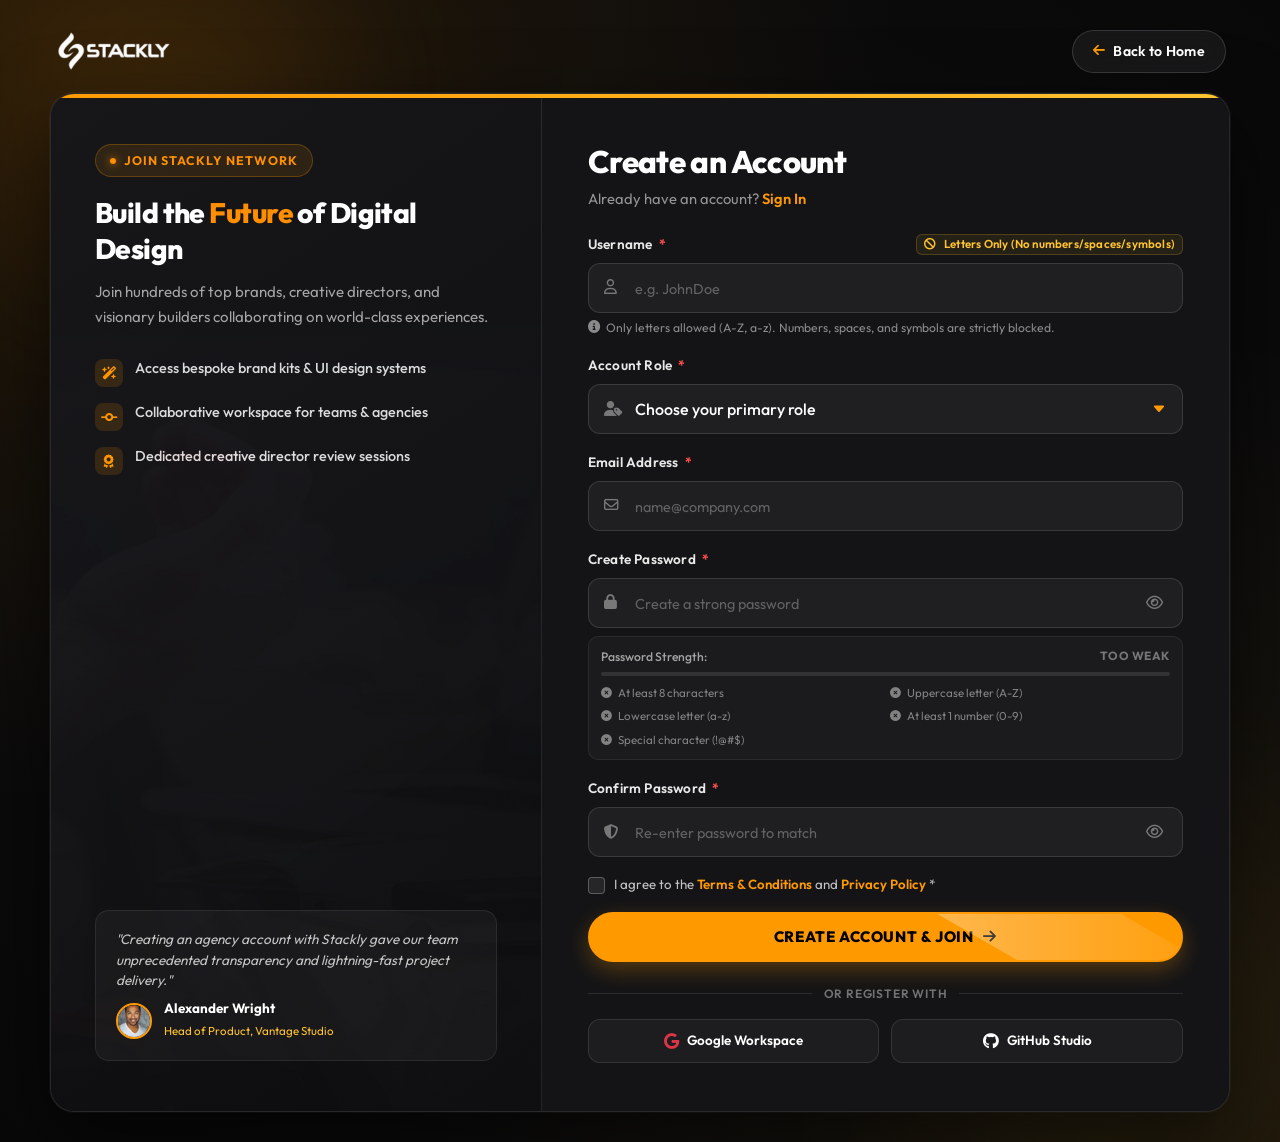
<file: pages/register.html>
<!doctype html>
<html lang="en">
  <head>
    <meta charset="UTF-8" />
    <meta name="viewport" content="width=device-width, initial-scale=1.0" />
    <title>Create Account - Stackly Creative Agency</title>
    <link
      rel="icon"
      type="image/webp"
      href="../assets/images/logoStackly.webp"
    />

    <!-- Google Fonts (Outfit) -->
    <link rel="preconnect" href="https://fonts.googleapis.com" />
    <link rel="preconnect" href="https://fonts.gstatic.com" crossorigin />
    <link
      href="https://fonts.googleapis.com/css2?family=Outfit:wght@300;400;500;600;700;800;900&display=swap"
      rel="stylesheet"
    />

    <!-- Bootstrap 5.3.3 CSS -->
    <link
      href="https://cdn.jsdelivr.net/npm/bootstrap@5.3.3/dist/css/bootstrap.min.css"
      rel="stylesheet"
    />

    <!-- Font Awesome 6.6.0 -->
    <link
      rel="stylesheet"
      href="https://cdnjs.cloudflare.com/ajax/libs/font-awesome/6.6.0/css/all.min.css"
    />

    <!-- Main & Auth Stylesheets -->
    <link rel="stylesheet" href="../assets/css/styles.css" />
    <link rel="stylesheet" href="../assets/css/auth.css" />
  </head>
  <body>
    <div class="auth-page-wrapper">
      <!-- Ambient Glow Orbs -->
      <div class="auth-ambient-orb auth-orb-1"></div>
      <div class="auth-ambient-orb auth-orb-2"></div>
      <div class="auth-ambient-orb auth-orb-3"></div>

      <!-- Top Navigation Header -->
      <nav class="auth-top-nav">
        <a
          href="../index.html"
          class="auth-brand-logo"
          title="Back to Stackly Home"
        >
          <img
            src="../assets/images/logoStackly.webp"
            alt="Stackly Creative Agency Logo"
          />
        </a>
        <a href="../index.html" class="btn-back-home">
          <i class="fa-solid fa-arrow-left"></i>
          <span>Back to Home</span>
        </a>
      </nav>

      <!-- Main Register Container Card -->
      <div class="auth-main-container">
        <div class="row g-0">
          <!-- Left Column: Agency Brand Showcase -->
          <div class="col-lg-5 d-none d-lg-flex">
            <div class="auth-showcase-side w-100">
              <div>
                <span class="auth-badge-pill">Join Stackly Network</span>
                <h2 class="auth-showcase-title">
                  Build the <span class="text-theme-primary">Future</span> of
                  Digital Design
                </h2>
                <p class="auth-showcase-desc">
                  Join hundreds of top brands, creative directors, and visionary
                  builders collaborating on world-class experiences.
                </p>

                <div class="auth-feature-list">
                  <div class="auth-feature-item">
                    <div class="auth-feature-icon">
                      <i class="fa-solid fa-wand-magic-sparkles"></i>
                    </div>
                    <span>Access bespoke brand kits & UI design systems</span>
                  </div>
                  <div class="auth-feature-item">
                    <div class="auth-feature-icon">
                      <i class="fa-solid fa-code-commit"></i>
                    </div>
                    <span>Collaborative workspace for teams & agencies</span>
                  </div>
                  <div class="auth-feature-item">
                    <div class="auth-feature-icon">
                      <i class="fa-solid fa-award"></i>
                    </div>
                    <span>Dedicated creative director review sessions</span>
                  </div>
                </div>
              </div>

              <div class="auth-quote-box">
                <p class="auth-quote-text">
                  "Creating an agency account with Stackly gave our team
                  unprecedented transparency and lightning-fast project
                  delivery."
                </p>
                <div class="auth-quote-author">
                  <img
                    src="../assets/images/team/team-member-card-02.webp"
                    alt="Creative Partner"
                    class="auth-quote-avatar"
                  />
                  <div>
                    <h6 class="auth-quote-name">Alexander Wright</h6>
                    <span class="auth-quote-role"
                      >Head of Product, Vantage Studio</span
                    >
                  </div>
                </div>
              </div>
            </div>
          </div>

          <!-- Right Column: Register Form -->
          <div class="col-12 col-lg-7">
            <div class="auth-form-side">
              <!-- Alert Box Container -->
              <div id="authAlertContainer"></div>

              <div class="auth-form-header">
                <h1 class="auth-form-title">Create an Account</h1>
                <p class="auth-form-subtitle">
                  Already have an account?
                  <a href="login.html">Sign In</a>
                </p>
              </div>

              <!-- Register Form -->
              <form id="registerForm" novalidate>
                <!-- 1. Username (Required, Alphabetic Only - No Numbers, No Special Characters, No Spaces) -->
                <div class="auth-form-group">
                  <label for="registerUsername" class="auth-label">
                    <span>Username <span class="required-star">*</span></span>
                    <span class="username-restriction-badge">
                      <i class="fa-solid fa-ban me-1"></i> Letters Only (No
                      numbers/spaces/symbols)
                    </span>
                  </label>
                  <div class="auth-input-wrapper">
                    <i class="fa-regular fa-user auth-input-icon"></i>
                    <input
                      type="text"
                      id="registerUsername"
                      name="username"
                      class="form-control auth-input"
                      placeholder="e.g. JohnDoe"
                      autocomplete="off"
                      maxlength="16"
                      pattern="[A-Za-z]+"
                      required
                    />
                  </div>
                  <div
                    class="field-feedback-msg error d-none"
                    id="usernameError"
                  >
                    <i class="fa-solid fa-circle-exclamation"></i>
                    <span id="usernameErrorText"
                      >Username is required and must contain letters only.</span
                    >
                  </div>
                  <div class="field-feedback-msg info" id="usernameHint">
                    <i class="fa-solid fa-circle-info"></i>
                    <span
                      >Only letters allowed (A-Z, a-z). Numbers, spaces, and
                      symbols are strictly blocked.</span
                    >
                  </div>
                </div>

                <!-- 2. Role (Required) -->
                <div class="auth-form-group">
                  <label for="registerRole" class="auth-label">
                    <span
                      >Account Role <span class="required-star">*</span></span
                    >
                  </label>
                  <div class="auth-input-wrapper">
                    <i class="fa-solid fa-user-tag auth-input-icon"></i>
                    <select
                      id="registerRole"
                      name="role"
                      class="form-select auth-select"
                      required
                    >
                      <option value="" disabled selected>
                        Choose your primary role
                      </option>
                      <option value="client">Client / Brand Owner</option>
                      <option value="designer">
                        Creative Designer / UI-UX
                      </option>
                      <option value="developer">Developer / Engineer</option>
                      <option value="manager">Project / Brand Manager</option>
                      <option value="partner">
                        Agency Partner / Freelancer
                      </option>
                    </select>
                  </div>
                  <div class="field-feedback-msg error d-none" id="roleError">
                    <i class="fa-solid fa-circle-exclamation"></i>
                    <span>Please choose your primary role.</span>
                  </div>
                </div>

                <!-- 3. Email (Required) -->
                <div class="auth-form-group">
                  <label for="registerEmail" class="auth-label">
                    <span
                      >Email Address <span class="required-star">*</span></span
                    >
                  </label>
                  <div class="auth-input-wrapper">
                    <i class="fa-regular fa-envelope auth-input-icon"></i>
                    <input
                      type="email"
                      id="registerEmail"
                      name="email"
                      class="form-control auth-input"
                      placeholder="name@company.com"
                      autocomplete="email"
                      required
                    />
                  </div>
                  <div class="field-feedback-msg error d-none" id="emailError">
                    <i class="fa-solid fa-circle-exclamation"></i>
                    <span>Please enter a valid email address.</span>
                  </div>
                </div>

                <!-- 4. Password Field with Weak Password Validation (Required) -->
                <div class="auth-form-group">
                  <label for="registerPassword" class="auth-label">
                    <span
                      >Create Password
                      <span class="required-star">*</span></span
                    >
                  </label>
                  <div class="auth-input-wrapper">
                    <i class="fa-solid fa-lock auth-input-icon"></i>
                    <input
                      type="password"
                      id="registerPassword"
                      name="password"
                      class="form-control auth-input auth-input-password"
                      placeholder="Create a strong password"
                      autocomplete="new-password"
                      required
                    />
                    <button
                      type="button"
                      class="auth-password-toggle"
                      id="toggleRegisterPassword"
                      aria-label="Toggle password visibility"
                    >
                      <i class="fa-regular fa-eye"></i>
                    </button>
                  </div>

                  <!-- Real-time Password Strength Meter -->
                  <div
                    class="password-strength-container"
                    id="passwordStrengthBox"
                  >
                    <div class="strength-header">
                      <span class="strength-title">Password Strength:</span>
                      <span class="strength-label" id="strengthLabel"
                        >Too Weak</span
                      >
                    </div>
                    <div class="strength-bar-track">
                      <div class="strength-bar-fill" id="strengthBar"></div>
                    </div>
                    <ul class="strength-rules-list">
                      <li class="strength-rule-item" id="ruleLength">
                        <i class="fa-solid fa-circle-xmark"></i>
                        <span>At least 8 characters</span>
                      </li>
                      <li class="strength-rule-item" id="ruleUpper">
                        <i class="fa-solid fa-circle-xmark"></i>
                        <span>Uppercase letter (A-Z)</span>
                      </li>
                      <li class="strength-rule-item" id="ruleLower">
                        <i class="fa-solid fa-circle-xmark"></i>
                        <span>Lowercase letter (a-z)</span>
                      </li>
                      <li class="strength-rule-item" id="ruleNumber">
                        <i class="fa-solid fa-circle-xmark"></i>
                        <span>At least 1 number (0-9)</span>
                      </li>
                      <li class="strength-rule-item" id="ruleSpecial">
                        <i class="fa-solid fa-circle-xmark"></i>
                        <span>Special character (!@#$)</span>
                      </li>
                    </ul>
                  </div>

                  <div
                    class="field-feedback-msg error d-none"
                    id="passwordError"
                  >
                    <i class="fa-solid fa-circle-exclamation"></i>
                    <span id="passwordErrorText"
                      >Password is required and cannot be weak.</span
                    >
                  </div>
                </div>

                <!-- 5. Confirm Password Field with Matching Validation (Required) -->
                <div class="auth-form-group">
                  <label for="registerConfirmPassword" class="auth-label">
                    <span
                      >Confirm Password
                      <span class="required-star">*</span></span
                    >
                  </label>
                  <div class="auth-input-wrapper">
                    <i class="fa-solid fa-shield-halved auth-input-icon"></i>
                    <input
                      type="password"
                      id="registerConfirmPassword"
                      name="confirmPassword"
                      class="form-control auth-input auth-input-password"
                      placeholder="Re-enter password to match"
                      autocomplete="new-password"
                      required
                    />
                    <button
                      type="button"
                      class="auth-password-toggle"
                      id="toggleConfirmPassword"
                      aria-label="Toggle confirm password visibility"
                    >
                      <i class="fa-regular fa-eye"></i>
                    </button>
                  </div>
                  <div class="field-feedback-msg d-none" id="matchFeedback">
                    <i class="fa-solid fa-circle-check"></i>
                    <span id="matchFeedbackText">Passwords match.</span>
                  </div>
                </div>

                <!-- 6. Terms & Conditions (Required) -->
                <div class="auth-check-wrapper">
                  <input
                    type="checkbox"
                    id="registerTerms"
                    name="terms"
                    class="form-check-input auth-checkbox"
                    required
                  />
                  <label for="registerTerms" class="auth-check-label">
                    I agree to the
                    <a href="#" class="auth-terms-link">Terms & Conditions</a>
                    and
                    <a href="#" class="auth-terms-link">Privacy Policy</a>
                    <span class="required-star">*</span>
                  </label>
                </div>
                <div
                  class="field-feedback-msg error d-none mb-3"
                  id="termsError"
                >
                  <i class="fa-solid fa-circle-exclamation"></i>
                  <span
                    >You must agree to the Terms & Conditions to proceed.</span
                  >
                </div>

                <!-- Submit Button -->
                <button
                  type="submit"
                  class="btn-auth-submit"
                  id="registerSubmitBtn"
                >
                  <span>Create Account & Join</span>
                  <i class="fa-solid fa-arrow-right"></i>
                </button>
              </form>

              <!-- Social Auth Alternative -->
              <div class="auth-divider">
                <span>Or register with</span>
              </div>

              <div class="auth-social-row">
                <a href="#" class="btn-social-auth">
                  <i class="fa-brands fa-google text-danger"></i>
                  <span>Google Workspace</span>
                </a>
                <a href="#" class="btn-social-auth">
                  <i class="fa-brands fa-github text-white"></i>
                  <span>GitHub Studio</span>
                </a>
              </div>
            </div>
          </div>
        </div>
      </div>
    </div>

    <!-- Interactive Validation & Behavior Script -->
    <script>
      document.addEventListener("DOMContentLoaded", () => {
        const form = document.getElementById("registerForm");
        const usernameInput = document.getElementById("registerUsername");
        const roleSelect = document.getElementById("registerRole");
        const emailInput = document.getElementById("registerEmail");
        const passwordInput = document.getElementById("registerPassword");
        const confirmPasswordInput = document.getElementById(
          "registerConfirmPassword",
        );
        const termsCheck = document.getElementById("registerTerms");

        const togglePasswordBtn = document.getElementById(
          "toggleRegisterPassword",
        );
        const toggleConfirmBtn = document.getElementById(
          "toggleConfirmPassword",
        );

        const usernameError = document.getElementById("usernameError");
        const usernameErrorText = document.getElementById("usernameErrorText");
        const roleError = document.getElementById("roleError");
        const emailError = document.getElementById("emailError");
        const passwordError = document.getElementById("passwordError");
        const passwordErrorText = document.getElementById("passwordErrorText");
        const matchFeedback = document.getElementById("matchFeedback");
        const matchFeedbackText = document.getElementById("matchFeedbackText");
        const termsError = document.getElementById("termsError");
        const alertContainer = document.getElementById("authAlertContainer");

        const strengthLabel = document.getElementById("strengthLabel");
        const strengthBar = document.getElementById("strengthBar");
        const ruleLength = document.getElementById("ruleLength");
        const ruleUpper = document.getElementById("ruleUpper");
        const ruleLower = document.getElementById("ruleLower");
        const ruleNumber = document.getElementById("ruleNumber");
        const ruleSpecial = document.getElementById("ruleSpecial");

        // 1. REQUIREMENT 7: USERNAME RESTRICTION
        // Prevent typing numbers, spaces, or special characters in the field itself.
        usernameInput.addEventListener("keydown", (e) => {
          // Allow system/navigation keys (Backspace, Tab, Enter, Arrows, Delete, Escape, Home, End)
          const allowedKeys = [
            "Backspace",
            "Tab",
            "Enter",
            "Escape",
            "ArrowLeft",
            "ArrowRight",
            "ArrowUp",
            "ArrowDown",
            "Delete",
            "Home",
            "End",
          ];
          if (allowedKeys.includes(e.key)) return;

          // Allow keyboard shortcuts like Ctrl+A, Ctrl+C, Ctrl+V, Ctrl+X, Ctrl+Z
          if (e.ctrlKey || e.metaKey || e.altKey) return;

          // Block spaces explicitly
          if (e.key === " " || e.code === "Space") {
            e.preventDefault();
            showUsernameError("Spaces are not allowed in the username.");
            return;
          }

          // Check if key is a letter only (a-z, A-Z)
          if (!/^[a-zA-Z]$/.test(e.key)) {
            e.preventDefault();
            showUsernameError(
              "Numbers and special characters are not allowed. Use letters (A-Z) only.",
            );
          }
        });

        usernameInput.addEventListener("input", function () {
          // Remove any non-alphabetic character immediately (handles autofill, mobile keyboards, etc.)
          const sanitized = this.value.replace(/[^a-zA-Z]/g, "");
          if (this.value !== sanitized) {
            this.value = sanitized;
            showUsernameError(
              "Invalid characters removed. Only letters (A-Z) are allowed.",
            );
          } else if (this.value.trim().length > 0) {
            this.classList.remove("is-invalid");
            this.classList.add("is-valid");
            usernameError.classList.add("d-none");
          }
        });

        usernameInput.addEventListener("paste", function (e) {
          e.preventDefault();
          const pastedText = (e.clipboardData || window.clipboardData).getData(
            "text",
          );
          const sanitized = pastedText.replace(/[^a-zA-Z]/g, "");
          if (!sanitized) {
            showUsernameError("Pasted text contains no valid letters.");
            return;
          }
          // Insert sanitized text
          const start = this.selectionStart;
          const end = this.selectionEnd;
          const currentVal = this.value;
          this.value =
            currentVal.substring(0, start) +
            sanitized +
            currentVal.substring(end);
          this.selectionStart = this.selectionEnd = start + sanitized.length;

          this.classList.remove("is-invalid");
          this.classList.add("is-valid");
          usernameError.classList.add("d-none");
        });

        function showUsernameError(msg) {
          usernameErrorText.textContent = msg;
          usernameError.classList.remove("d-none");
          usernameInput.classList.add("is-invalid");
          setTimeout(() => {
            if (
              usernameInput.value.trim().length > 0 &&
              /^[a-zA-Z]+$/.test(usernameInput.value)
            ) {
              usernameError.classList.add("d-none");
              usernameInput.classList.remove("is-invalid");
              usernameInput.classList.add("is-valid");
            }
          }, 3000);
        }

        // 2. TOGGLE PASSWORD VISIBILITY
        togglePasswordBtn.addEventListener("click", () => {
          const isPassword = passwordInput.type === "password";
          passwordInput.type = isPassword ? "text" : "password";
          togglePasswordBtn.innerHTML = isPassword
            ? '<i class="fa-regular fa-eye-slash"></i>'
            : '<i class="fa-regular fa-eye"></i>';
        });

        toggleConfirmBtn.addEventListener("click", () => {
          const isPassword = confirmPasswordInput.type === "password";
          confirmPasswordInput.type = isPassword ? "text" : "password";
          toggleConfirmBtn.innerHTML = isPassword
            ? '<i class="fa-regular fa-eye-slash"></i>'
            : '<i class="fa-regular fa-eye"></i>';
        });

        // 3. REQUIREMENT 6: WEAK PASSWORD VALIDATION
        function evaluatePasswordStrength(password) {
          const checks = {
            length: password.length >= 8,
            upper: /[A-Z]/.test(password),
            lower: /[a-z]/.test(password),
            number: /[0-9]/.test(password),
            special: /[^A-Za-z0-9]/.test(password),
          };

          let passedCount = 0;
          if (checks.length) passedCount++;
          if (checks.upper) passedCount++;
          if (checks.lower) passedCount++;
          if (checks.number) passedCount++;
          if (checks.special) passedCount++;

          return {
            checks,
            passedCount,
            isStrongEnough: checks.length && passedCount >= 3,
          };
        }

        function updateRuleUI(elem, isValid) {
          if (isValid) {
            elem.classList.remove("invalid");
            elem.classList.add("valid");
            elem.querySelector("i").className = "fa-solid fa-circle-check";
          } else {
            elem.classList.remove("valid");
            elem.classList.add("invalid");
            elem.querySelector("i").className = "fa-solid fa-circle-xmark";
          }
        }

        passwordInput.addEventListener("input", () => {
          const val = passwordInput.value;
          const { checks, passedCount } = evaluatePasswordStrength(val);

          updateRuleUI(ruleLength, checks.length);
          updateRuleUI(ruleUpper, checks.upper);
          updateRuleUI(ruleLower, checks.lower);
          updateRuleUI(ruleNumber, checks.number);
          updateRuleUI(ruleSpecial, checks.special);

          strengthBar.className = "strength-bar-fill";
          strengthLabel.className = "strength-label";

          if (val.length === 0) {
            strengthLabel.textContent = "Too Weak";
            passwordInput.classList.remove("is-valid", "is-invalid");
            passwordError.classList.add("d-none");
          } else if (passedCount <= 2 || !checks.length) {
            strengthBar.classList.add("weak");
            strengthLabel.classList.add("weak");
            strengthLabel.textContent = "Weak Password";
            passwordInput.classList.add("is-invalid");
            passwordInput.classList.remove("is-valid");
            passwordErrorText.textContent =
              "Weak password! Meet minimum 8 characters with letters, numbers & symbols.";
            passwordError.classList.remove("d-none");
          } else if (passedCount === 3) {
            strengthBar.classList.add("fair");
            strengthLabel.classList.add("fair");
            strengthLabel.textContent = "Fair Password";
            passwordInput.classList.remove("is-invalid");
            passwordInput.classList.add("is-valid");
            passwordError.classList.add("d-none");
          } else if (passedCount === 4) {
            strengthBar.classList.add("good");
            strengthLabel.classList.add("good");
            strengthLabel.textContent = "Good Password";
            passwordInput.classList.remove("is-invalid");
            passwordInput.classList.add("is-valid");
            passwordError.classList.add("d-none");
          } else {
            strengthBar.classList.add("strong");
            strengthLabel.classList.add("strong");
            strengthLabel.textContent = "Strong Password";
            passwordInput.classList.remove("is-invalid");
            passwordInput.classList.add("is-valid");
            passwordError.classList.add("d-none");
          }

          // Check confirm password matching as well if already typed
          if (confirmPasswordInput.value.length > 0) {
            checkPasswordMatch();
          }
        });

        // 4. REQUIREMENT 5: CHECK WHETHER PASSWORD AND CONFIRM PASSWORD MATCH
        function checkPasswordMatch() {
          const pwd = passwordInput.value;
          const confirmPwd = confirmPasswordInput.value;

          if (!confirmPwd) {
            confirmPasswordInput.classList.remove("is-valid", "is-invalid");
            matchFeedback.classList.add("d-none");
            return false;
          }

          if (pwd === confirmPwd) {
            confirmPasswordInput.classList.remove("is-invalid");
            confirmPasswordInput.classList.add("is-valid");
            matchFeedback.className = "field-feedback-msg success";
            matchFeedback.innerHTML =
              '<i class="fa-solid fa-circle-check"></i> <span>Passwords match perfectly.</span>';
            matchFeedback.classList.remove("d-none");
            return true;
          } else {
            confirmPasswordInput.classList.remove("is-valid");
            confirmPasswordInput.classList.add("is-invalid");
            matchFeedback.className = "field-feedback-msg error";
            matchFeedback.innerHTML =
              '<i class="fa-solid fa-circle-xmark"></i> <span>Passwords do not match. Please verify.</span>';
            matchFeedback.classList.remove("d-none");
            return false;
          }
        }

        confirmPasswordInput.addEventListener("input", checkPasswordMatch);

        // 5. OTHER REAL-TIME FIELD HANDLERS
        roleSelect.addEventListener("change", () => {
          if (roleSelect.value) {
            roleSelect.classList.remove("is-invalid");
            roleSelect.classList.add("is-valid");
            roleError.classList.add("d-none");
          }
        });

        emailInput.addEventListener("input", () => {
          const emailRegex = /^[^\s@]+@[^\s@]+\.[^\s@]+$/;
          if (emailRegex.test(emailInput.value.trim())) {
            emailInput.classList.remove("is-invalid");
            emailInput.classList.add("is-valid");
            emailError.classList.add("d-none");
          }
        });

        termsCheck.addEventListener("change", () => {
          if (termsCheck.checked) {
            termsCheck.classList.remove("is-invalid");
            termsError.classList.add("d-none");
          }
        });

        // 6. FORM SUBMISSION & REDIRECT TO LOGIN (REQUIREMENTS 4, 5, 6, 7, 8)
        form.addEventListener("submit", (e) => {
          e.preventDefault();
          let isValid = true;

          // 1. Validate Username (Required, Alphabet only, no space/numbers/specials)
          const usernameVal = usernameInput.value.trim();
          if (!usernameVal) {
            usernameInput.classList.add("is-invalid");
            usernameErrorText.textContent = "Username is required.";
            usernameError.classList.remove("d-none");
            isValid = false;
          } else if (!/^[a-zA-Z]+$/.test(usernameVal)) {
            usernameInput.classList.add("is-invalid");
            usernameErrorText.textContent =
              "Username must contain letters only. No numbers, spaces, or symbols.";
            usernameError.classList.remove("d-none");
            isValid = false;
          } else {
            usernameInput.classList.remove("is-invalid");
            usernameInput.classList.add("is-valid");
            usernameError.classList.add("d-none");
          }

          // 2. Validate Role (Required)
          if (!roleSelect.value) {
            roleSelect.classList.add("is-invalid");
            roleError.classList.remove("d-none");
            isValid = false;
          } else {
            roleSelect.classList.remove("is-invalid");
            roleSelect.classList.add("is-valid");
            roleError.classList.add("d-none");
          }

          // 3. Validate Email (Required)
          const emailRegex = /^[^\s@]+@[^\s@]+\.[^\s@]+$/;
          if (
            !emailInput.value.trim() ||
            !emailRegex.test(emailInput.value.trim())
          ) {
            emailInput.classList.add("is-invalid");
            emailError.classList.remove("d-none");
            isValid = false;
          } else {
            emailInput.classList.remove("is-invalid");
            emailInput.classList.add("is-valid");
            emailError.classList.add("d-none");
          }

          // 4. Validate Password & Weak Password Check (Required, not weak)
          const pwd = passwordInput.value;
          const { checks, passedCount, isStrongEnough } =
            evaluatePasswordStrength(pwd);

          if (!pwd) {
            passwordInput.classList.add("is-invalid");
            passwordErrorText.textContent = "Password is required.";
            passwordError.classList.remove("d-none");
            isValid = false;
          } else if (!isStrongEnough || passedCount < 3 || !checks.length) {
            passwordInput.classList.add("is-invalid");
            passwordErrorText.textContent =
              "Weak password! Meet at least 8 characters with mixed uppercase, numbers and symbols.";
            passwordError.classList.remove("d-none");
            isValid = false;
          } else {
            passwordInput.classList.remove("is-invalid");
            passwordInput.classList.add("is-valid");
            passwordError.classList.add("d-none");
          }

          // 5. Validate Confirm Password Match (Required & Matching)
          const matchResult = checkPasswordMatch();
          if (!confirmPasswordInput.value) {
            confirmPasswordInput.classList.add("is-invalid");
            matchFeedback.className = "field-feedback-msg error";
            matchFeedback.innerHTML =
              '<i class="fa-solid fa-circle-xmark"></i> <span>Confirm Password is required.</span>';
            matchFeedback.classList.remove("d-none");
            isValid = false;
          } else if (!matchResult) {
            isValid = false;
          }

          // 6. Validate Terms & Conditions (Required)
          if (!termsCheck.checked) {
            termsCheck.classList.add("is-invalid");
            termsError.classList.remove("d-none");
            isValid = false;
          } else {
            termsCheck.classList.remove("is-invalid");
            termsError.classList.add("d-none");
          }

          // REQUIREMENT 8: REDIRECT TO LOGIN AFTER SUBMIT
          if (isValid) {
            const submitBtn = document.getElementById("registerSubmitBtn");
            submitBtn.disabled = true;
            submitBtn.innerHTML = `
              <span class="spinner-border spinner-border-sm me-2" role="status" aria-hidden="true"></span>
              <span>Creating Account...</span>
            `;

            alertContainer.innerHTML = `
              <div class="auth-alert-box success">
                <i class="fa-solid fa-circle-check"></i>
                <div>
                  <strong>Account Created Successfully!</strong>
                  <div>Redirecting you to the sign-in page...</div>
                </div>
              </div>
            `;

            setTimeout(() => {
              // Redirect to login page with registered flag and username
              window.location.href = `login.html?registered=success&user=${encodeURIComponent(usernameVal)}`;
            }, 1200);
          }
        });
      });
    </script>
    <!-- Main Interactive Script with 404 Redirection -->
    <script src="../assets/js/script.js"></script>
  </body>
</html>
</file>
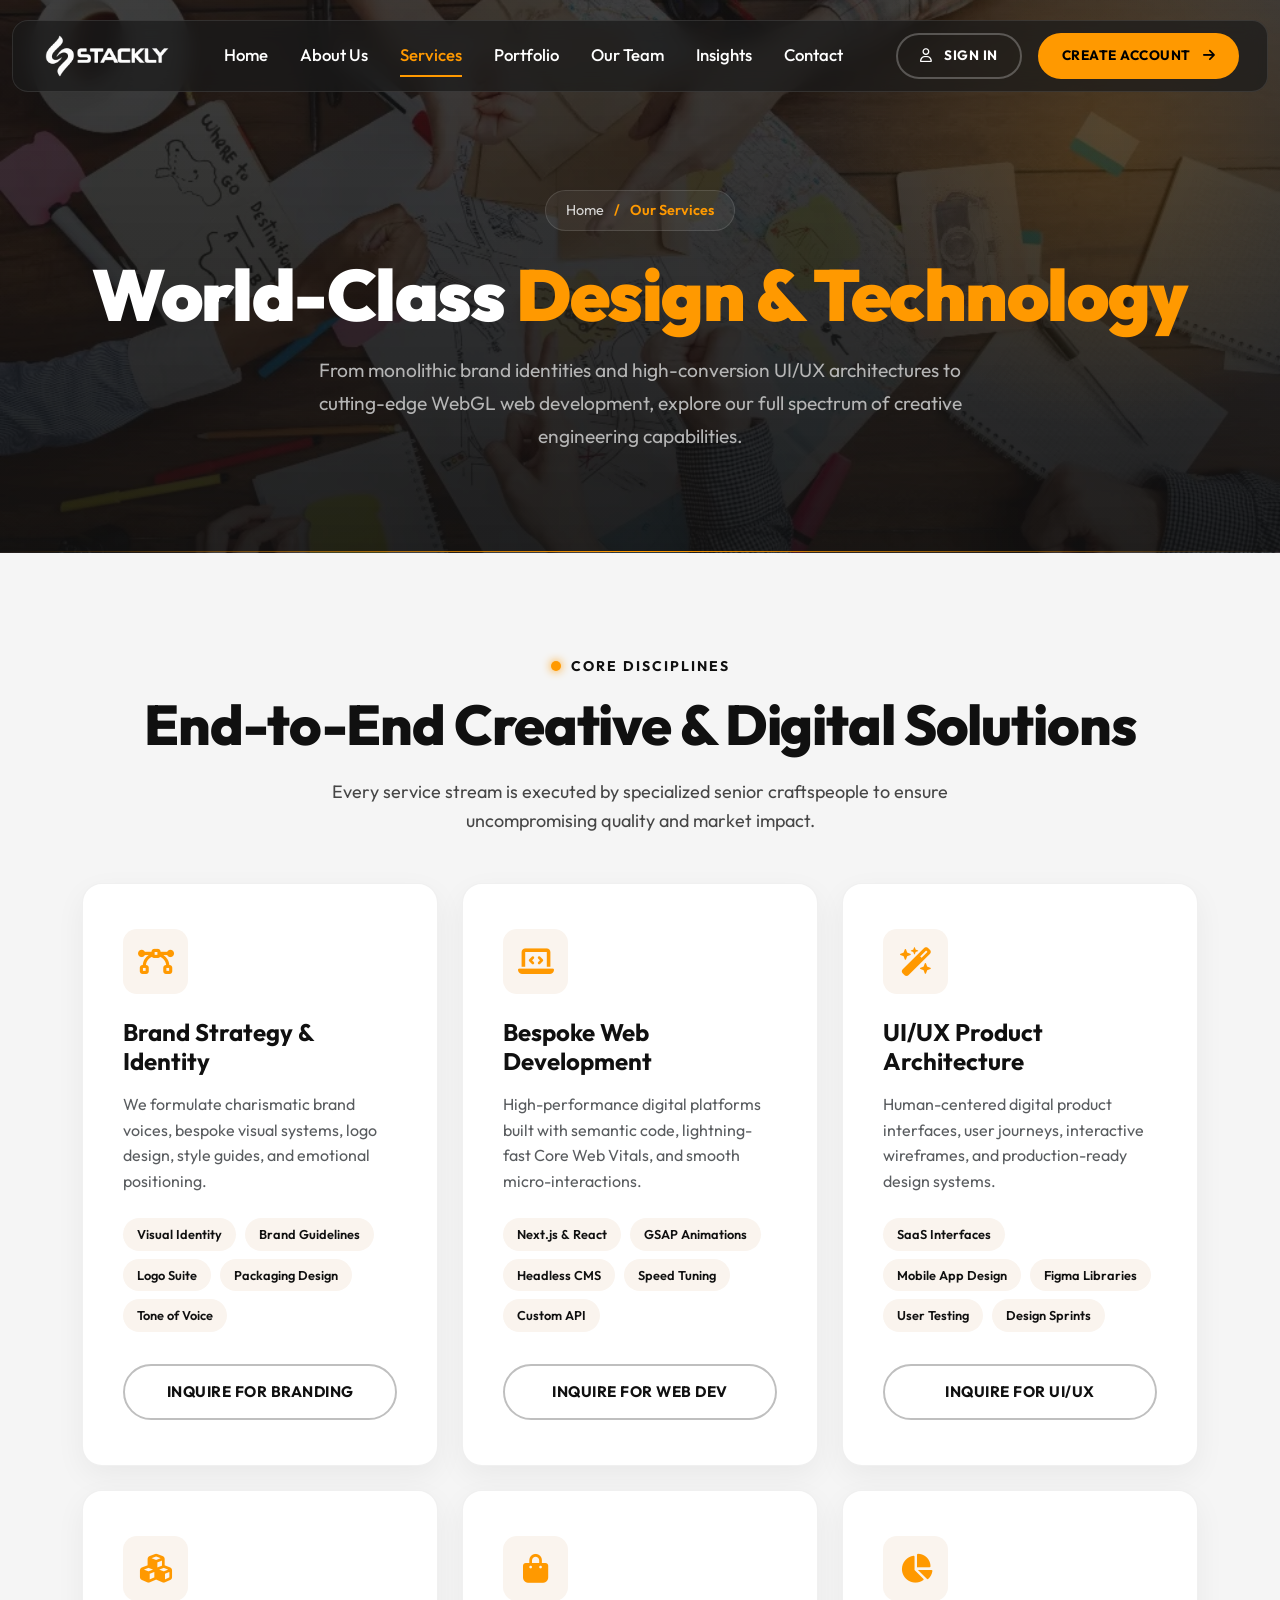
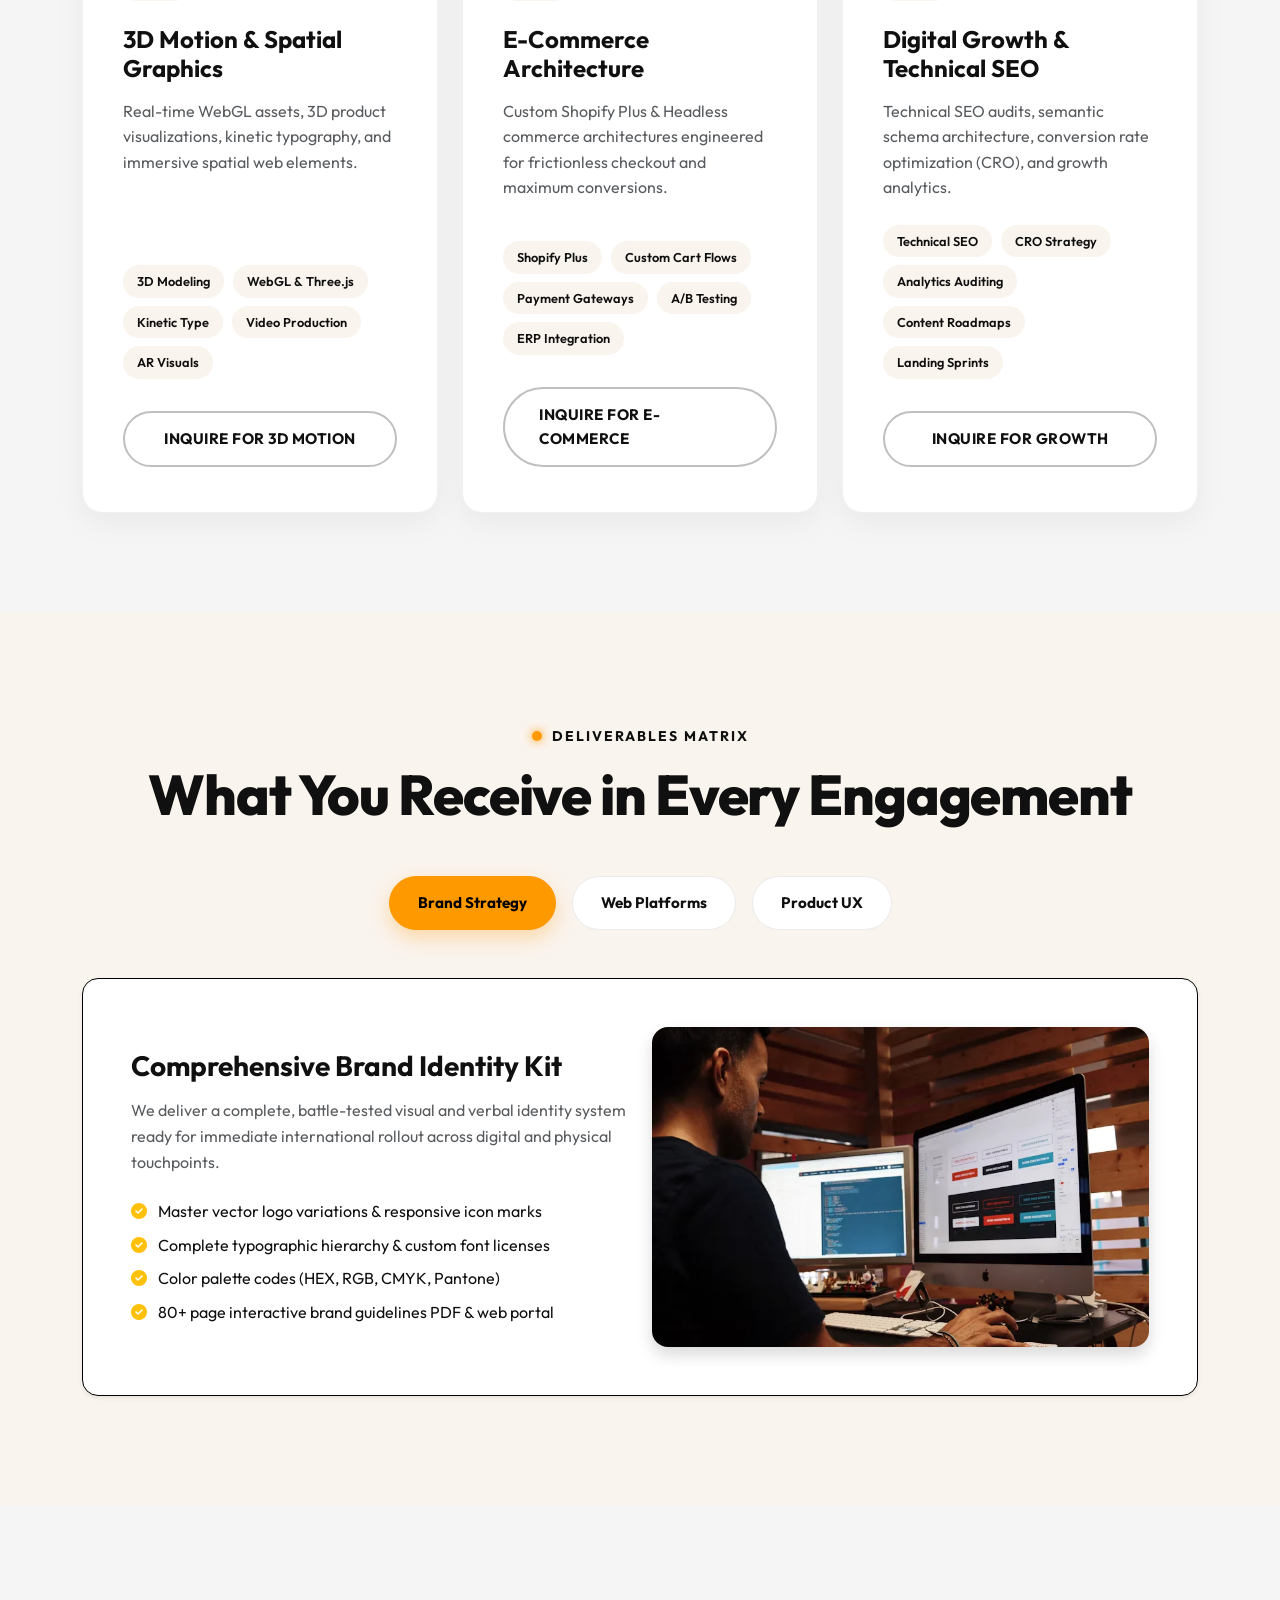
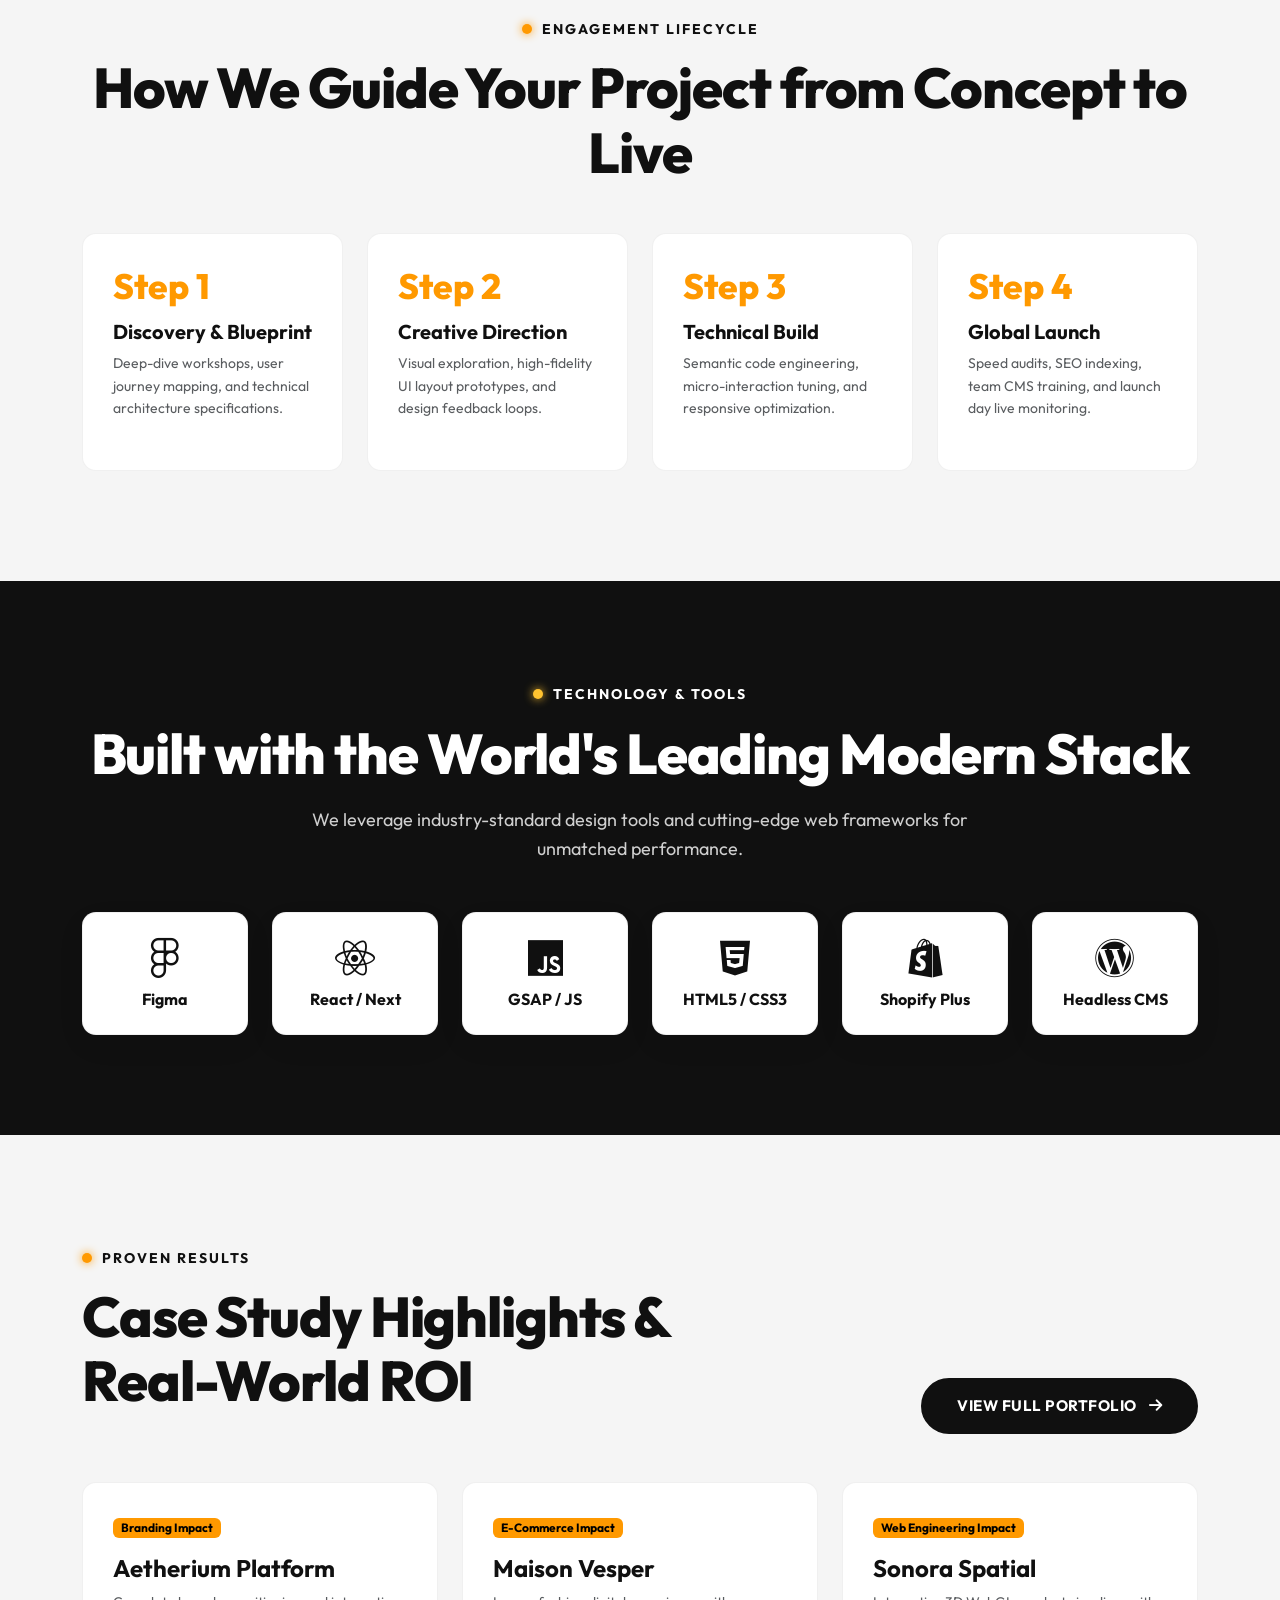
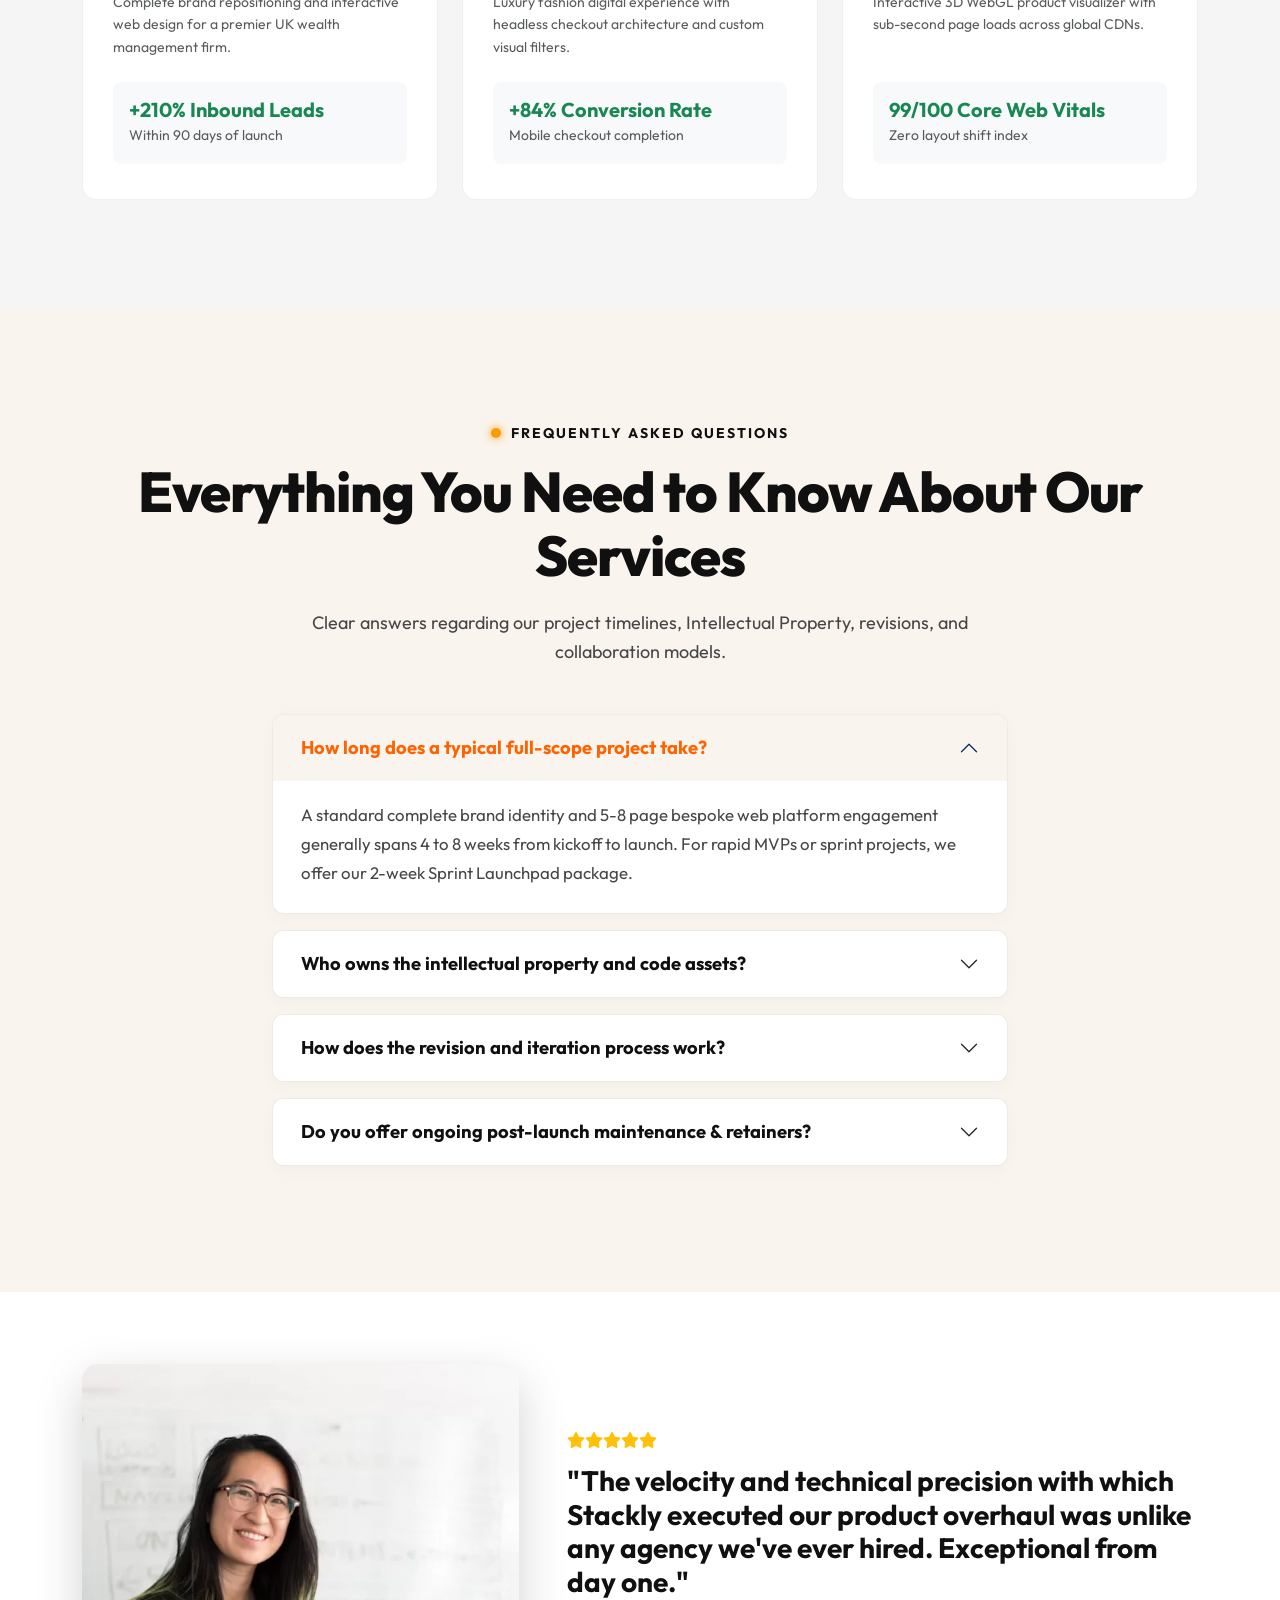
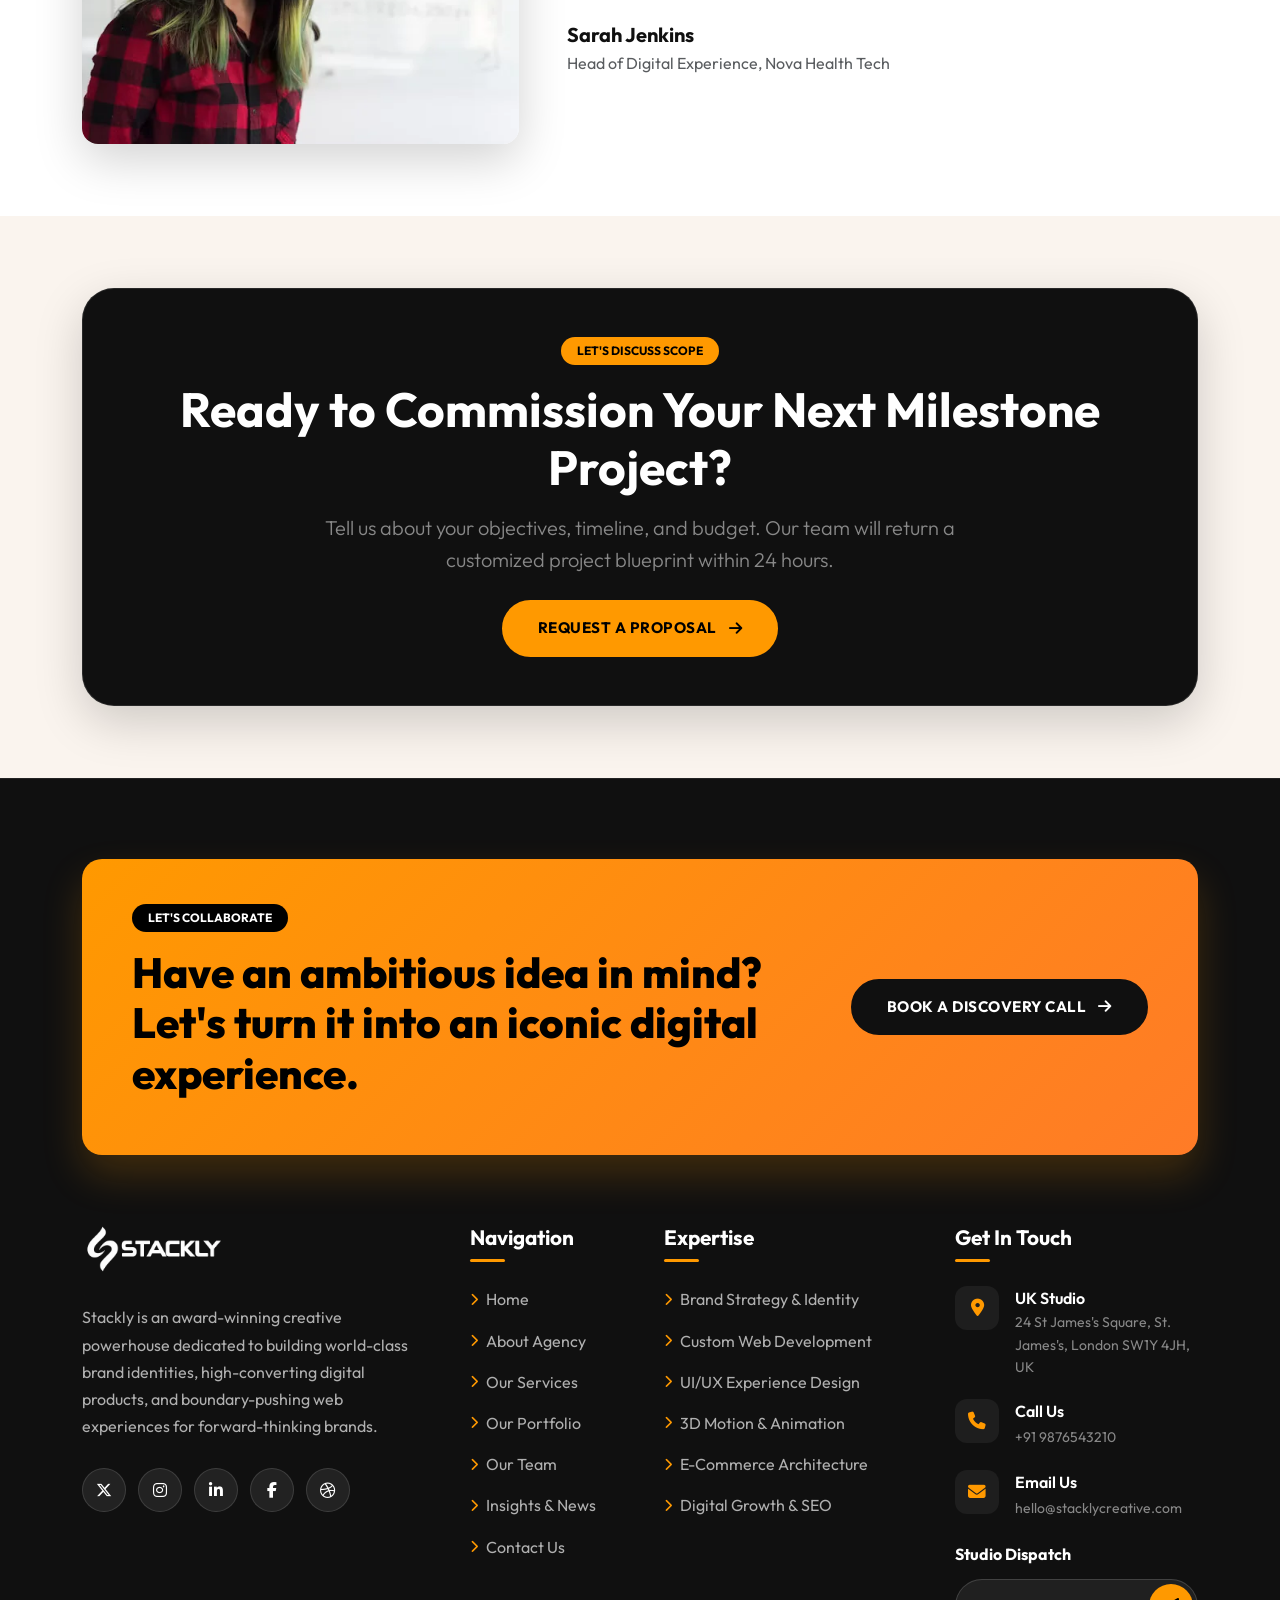
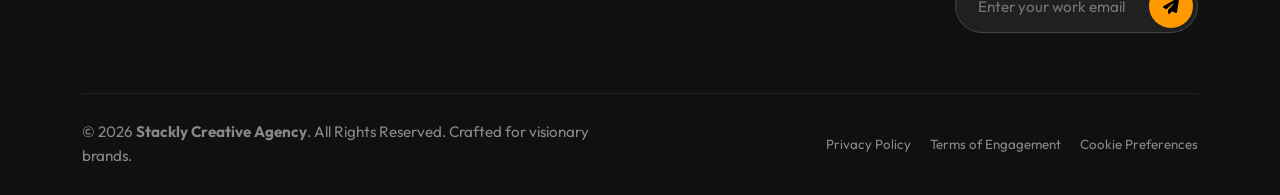
<file: pages/services.html>
<!doctype html>
<html lang="en">
  <head>
    <meta charset="UTF-8" />
    <meta name="viewport" content="width=device-width, initial-scale=1.0" />
    <title>Our Services - Stackly Creative Agency Portfolio</title>
    <link
      rel="icon"
      type="image/webp"
      href="../assets/images/logoStackly.webp"
    />

    <!-- Google Fonts (Outfit) -->
    <link rel="preconnect" href="https://fonts.googleapis.com" />
    <link rel="preconnect" href="https://fonts.gstatic.com" crossorigin />
    <link
      href="https://fonts.googleapis.com/css2?family=Outfit:wght@300;400;500;600;700;800;900&display=swap"
      rel="stylesheet"
    />

    <!-- Bootstrap 5.3.3 CSS -->
    <link
      href="https://cdn.jsdelivr.net/npm/bootstrap@5.3.3/dist/css/bootstrap.min.css"
      rel="stylesheet"
    />

    <!-- Font Awesome 6.6.0 -->
    <link
      rel="stylesheet"
      href="https://cdnjs.cloudflare.com/ajax/libs/font-awesome/6.6.0/css/all.min.css"
    />

    <!-- Main Stylesheet & Page Specific CSS -->
    <link rel="stylesheet" href="../assets/css/styles.css" />
    <link rel="stylesheet" href="../assets/css/services.css" />
  </head>
  <body>
    <!-- COMMON HEADER COMPONENT CONTAINER -->
    <div id="header-placeholder"></div>

    <!-- SECTION 1: PAGE BANNER & BREADCRUMBS -->
    <section class="page-banner-section services-banner-section text-center">
      <div class="container position-relative z-2">
        <div class="banner-breadcrumb">
          <a href="../index.html">Home</a>
          <span>/</span>
          <span>Our Services</span>
        </div>
        <h1 class="banner-title">
          World-Class
          <span class="text-theme-primary">Design & Technology</span>
        </h1>
        <p class="banner-desc">
          From monolithic brand identities and high-conversion UI/UX
          architectures to cutting-edge WebGL web development, explore our full
          spectrum of creative engineering capabilities.
        </p>
      </div>
    </section>

    <!-- SECTION 2: COMPREHENSIVE SERVICES PILLARS (6 MODULES) -->
    <section
      class="py-5"
      style="padding-top: 100px !important; padding-bottom: 100px !important"
    >
      <div class="container">
        <div class="text-center mb-5">
          <span class="section-tag">Core Disciplines</span>
          <h2 class="section-title">End-to-End Creative & Digital Solutions</h2>
          <p class="section-subtitle mx-auto">
            Every service stream is executed by specialized senior craftspeople
            to ensure uncompromising quality and market impact.
          </p>
        </div>

        <div class="row g-4">
          <!-- Service 1 -->
          <div class="col-lg-4 col-md-6" id="branding">
            <div class="service-pillar-card">
              <div class="card-icon-box">
                <i class="fa-solid fa-bezier-curve"></i>
              </div>
              <h4 class="fw-bold mb-3">Brand Strategy & Identity</h4>
              <p class="text-muted mb-4">
                We formulate charismatic brand voices, bespoke visual systems,
                logo design, style guides, and emotional positioning.
              </p>
              <div class="mb-4">
                <span class="service-deliverable-tag">Visual Identity</span>
                <span class="service-deliverable-tag">Brand Guidelines</span>
                <span class="service-deliverable-tag">Logo Suite</span>
                <span class="service-deliverable-tag">Packaging Design</span>
                <span class="service-deliverable-tag">Tone of Voice</span>
              </div>
              <a href="#" class="btn-creative btn-creative-outline-dark w-100"
                >Inquire for Branding</a
              >
            </div>
          </div>

          <!-- Service 2 -->
          <div class="col-lg-4 col-md-6" id="web-design">
            <div class="service-pillar-card">
              <div class="card-icon-box">
                <i class="fa-solid fa-laptop-code"></i>
              </div>
              <h4 class="fw-bold mb-3">Bespoke Web Development</h4>
              <p class="text-muted mb-4">
                High-performance digital platforms built with semantic code,
                lightning-fast Core Web Vitals, and smooth micro-interactions.
              </p>
              <div class="mb-4">
                <span class="service-deliverable-tag">Next.js & React</span>
                <span class="service-deliverable-tag">GSAP Animations</span>
                <span class="service-deliverable-tag">Headless CMS</span>
                <span class="service-deliverable-tag">Speed Tuning</span>
                <span class="service-deliverable-tag">Custom API</span>
              </div>
              <a href="#" class="btn-creative btn-creative-outline-dark w-100"
                >Inquire for Web Dev</a
              >
            </div>
          </div>

          <!-- Service 3 -->
          <div class="col-lg-4 col-md-6" id="ui-ux">
            <div class="service-pillar-card">
              <div class="card-icon-box">
                <i class="fa-solid fa-wand-magic-sparkles"></i>
              </div>
              <h4 class="fw-bold mb-3">UI/UX Product Architecture</h4>
              <p class="text-muted mb-4">
                Human-centered digital product interfaces, user journeys,
                interactive wireframes, and production-ready design systems.
              </p>
              <div class="mb-4">
                <span class="service-deliverable-tag">SaaS Interfaces</span>
                <span class="service-deliverable-tag">Mobile App Design</span>
                <span class="service-deliverable-tag">Figma Libraries</span>
                <span class="service-deliverable-tag">User Testing</span>
                <span class="service-deliverable-tag">Design Sprints</span>
              </div>
              <a href="#" class="btn-creative btn-creative-outline-dark w-100"
                >Inquire for UI/UX</a
              >
            </div>
          </div>

          <!-- Service 4 -->
          <div class="col-lg-4 col-md-6" id="motion">
            <div class="service-pillar-card">
              <div class="card-icon-box">
                <i class="fa-solid fa-cubes"></i>
              </div>
              <h4 class="fw-bold mb-3">3D Motion & Spatial Graphics</h4>
              <p class="text-muted mb-4">
                Real-time WebGL assets, 3D product visualizations, kinetic
                typography, and immersive spatial web elements.
              </p>
              <div class="mb-4">
                <span class="service-deliverable-tag">3D Modeling</span>
                <span class="service-deliverable-tag">WebGL & Three.js</span>
                <span class="service-deliverable-tag">Kinetic Type</span>
                <span class="service-deliverable-tag">Video Production</span>
                <span class="service-deliverable-tag">AR Visuals</span>
              </div>
              <a href="#" class="btn-creative btn-creative-outline-dark w-100"
                >Inquire for 3D Motion</a
              >
            </div>
          </div>

          <!-- Service 5 -->
          <div class="col-lg-4 col-md-6" id="ecommerce">
            <div class="service-pillar-card">
              <div class="card-icon-box">
                <i class="fa-solid fa-bag-shopping"></i>
              </div>
              <h4 class="fw-bold mb-3">E-Commerce Architecture</h4>
              <p class="text-muted mb-4">
                Custom Shopify Plus & Headless commerce architectures engineered
                for frictionless checkout and maximum conversions.
              </p>
              <div class="mb-4">
                <span class="service-deliverable-tag">Shopify Plus</span>
                <span class="service-deliverable-tag">Custom Cart Flows</span>
                <span class="service-deliverable-tag">Payment Gateways</span>
                <span class="service-deliverable-tag">A/B Testing</span>
                <span class="service-deliverable-tag">ERP Integration</span>
              </div>
              <a href="#" class="btn-creative btn-creative-outline-dark w-100"
                >Inquire for E-Commerce</a
              >
            </div>
          </div>

          <!-- Service 6 -->
          <div class="col-lg-4 col-md-6" id="growth">
            <div class="service-pillar-card">
              <div class="card-icon-box">
                <i class="fa-solid fa-chart-pie"></i>
              </div>
              <h4 class="fw-bold mb-3">Digital Growth & Technical SEO</h4>
              <p class="text-muted mb-4">
                Technical SEO audits, semantic schema architecture, conversion
                rate optimization (CRO), and growth analytics.
              </p>
              <div class="mb-4">
                <span class="service-deliverable-tag">Technical SEO</span>
                <span class="service-deliverable-tag">CRO Strategy</span>
                <span class="service-deliverable-tag">Analytics Auditing</span>
                <span class="service-deliverable-tag">Content Roadmaps</span>
                <span class="service-deliverable-tag">Landing Sprints</span>
              </div>
              <a href="#" class="btn-creative btn-creative-outline-dark w-100"
                >Inquire for Growth</a
              >
            </div>
          </div>
        </div>
      </div>
    </section>

    <!-- SECTION 3: DEEP-DIVE CAPABILITIES MATRIX TABS -->
    <section
      class="bg-theme-secondary py-5"
      style="padding-top: 110px !important; padding-bottom: 110px !important"
    >
      <div class="container">
        <div class="text-center mb-5">
          <span class="section-tag">Deliverables Matrix</span>
          <h2 class="section-title">What You Receive in Every Engagement</h2>
        </div>

        <!-- Tabs Navigation -->
        <ul
          class="nav nav-pills justify-content-center gap-3 mb-5"
          id="servicesTab"
          role="tablist"
        >
          <li class="nav-item" role="presentation">
            <button
              class="matrix-nav-btn active"
              id="brand-tab"
              data-bs-toggle="pill"
              data-bs-target="#brand-pane"
              type="button"
              role="tab"
            >
              Brand Strategy
            </button>
          </li>
          <li class="nav-item" role="presentation">
            <button
              class="matrix-nav-btn"
              id="web-tab"
              data-bs-toggle="pill"
              data-bs-target="#web-pane"
              type="button"
              role="tab"
            >
              Web Platforms
            </button>
          </li>
          <li class="nav-item" role="presentation">
            <button
              class="matrix-nav-btn"
              id="product-tab"
              data-bs-toggle="pill"
              data-bs-target="#product-pane"
              type="button"
              role="tab"
            >
              Product UX
            </button>
          </li>
        </ul>

        <!-- Tabs Content -->
        <div class="tab-content" id="servicesTabContent">
          <!-- Tab 1 -->
          <div
            class="tab-pane fade show active"
            id="brand-pane"
            role="tabpanel"
          >
            <div
              class="bg-white rounded-4 p-5 shadow-sm border border-black border-opacity-5"
            >
              <div class="row align-items-center g-4">
                <div class="col-lg-6">
                  <h3 class="fw-bold mb-3">Comprehensive Brand Identity Kit</h3>
                  <p class="text-muted mb-4">
                    We deliver a complete, battle-tested visual and verbal
                    identity system ready for immediate international rollout
                    across digital and physical touchpoints.
                  </p>
                  <ul class="list-unstyled d-flex flex-column gap-2 mb-0">
                    <li>
                      <i class="fa-solid fa-circle-check text-warning me-2"></i>
                      Master vector logo variations & responsive icon marks
                    </li>
                    <li>
                      <i class="fa-solid fa-circle-check text-warning me-2"></i>
                      Complete typographic hierarchy & custom font licenses
                    </li>
                    <li>
                      <i class="fa-solid fa-circle-check text-warning me-2"></i>
                      Color palette codes (HEX, RGB, CMYK, Pantone)
                    </li>
                    <li>
                      <i class="fa-solid fa-circle-check text-warning me-2"></i>
                      80+ page interactive brand guidelines PDF & web portal
                    </li>
                  </ul>
                </div>
                <div class="col-lg-6">
                  <img
                    src="../assets/images/services/services-tab-image-1.webp"
                    alt="Brand Identity Delivery"
                    class="rounded-4 w-100 object-fit-cover shadow"
                    style="height: 320px"
                  />
                </div>
              </div>
            </div>
          </div>

          <!-- Tab 2 -->
          <div class="tab-pane fade" id="web-pane" role="tabpanel">
            <div
              class="bg-white rounded-4 p-5 shadow-sm border border-black border-opacity-5"
            >
              <div class="row align-items-center g-4">
                <div class="col-lg-6">
                  <h3 class="fw-bold mb-3">Production Web Platform Stack</h3>
                  <p class="text-muted mb-4">
                    Clean codebases, complete documentation, 100/100 Google
                    Lighthouse scores, and seamless CMS handover for your
                    marketing squad.
                  </p>
                  <ul class="list-unstyled d-flex flex-column gap-2 mb-0">
                    <li>
                      <i class="fa-solid fa-circle-check text-warning me-2"></i>
                      Full source code ownership & GitHub repository handover
                    </li>
                    <li>
                      <i class="fa-solid fa-circle-check text-warning me-2"></i>
                      Headless CMS training & video onboarding walkthroughs
                    </li>
                    <li>
                      <i class="fa-solid fa-circle-check text-warning me-2"></i>
                      Cross-browser testing (Chrome, Safari, Firefox, Edge, iOS)
                    </li>
                    <li>
                      <i class="fa-solid fa-circle-check text-warning me-2"></i>
                      60 days of post-launch technical warranty & support
                    </li>
                  </ul>
                </div>
                <div class="col-lg-6">
                  <img
                    src="../assets/images/services/services-tab-image-2.webp"
                    alt="Web Development Delivery"
                    class="rounded-4 w-100 object-fit-cover shadow"
                    style="height: 320px"
                  />
                </div>
              </div>
            </div>
          </div>

          <!-- Tab 3 -->
          <div class="tab-pane fade" id="product-pane" role="tabpanel">
            <div
              class="bg-white rounded-4 p-5 shadow-sm border border-black border-opacity-5"
            >
              <div class="row align-items-center g-4">
                <div class="col-lg-6">
                  <h3 class="fw-bold mb-3">
                    Figma Design System & Token Suite
                  </h3>
                  <p class="text-muted mb-4">
                    Enterprise-grade Figma component architecture with
                    auto-layout, variables, and seamless design-to-code token
                    synchronization.
                  </p>
                  <ul class="list-unstyled d-flex flex-column gap-2 mb-0">
                    <li>
                      <i class="fa-solid fa-circle-check text-warning me-2"></i>
                      Modular UI kit with 200+ reusable master components
                    </li>
                    <li>
                      <i class="fa-solid fa-circle-check text-warning me-2"></i>
                      Interactive high-fidelity prototypes for stakeholder
                      testing
                    </li>
                    <li>
                      <i class="fa-solid fa-circle-check text-warning me-2"></i>
                      Dark/Light theme variable tokens & responsive breakpoints
                    </li>
                    <li>
                      <i class="fa-solid fa-circle-check text-warning me-2"></i>
                      Developer handoff specs with CSS variable references
                    </li>
                  </ul>
                </div>
                <div class="col-lg-6">
                  <img
                    src="../assets/images/services/services-tab-image-3.webp"
                    alt="Product Design System"
                    class="rounded-4 w-100 object-fit-cover shadow"
                    style="height: 320px"
                  />
                </div>
              </div>
            </div>
          </div>
        </div>
      </div>
    </section>

    <!-- SECTION 4: SERVICE DELIVERY ROADMAP -->
    <section
      class="py-5"
      style="padding-top: 110px !important; padding-bottom: 110px !important"
    >
      <div class="container">
        <div class="text-center mb-5">
          <span class="section-tag">Engagement Lifecycle</span>
          <h2 class="section-title">
            How We Guide Your Project from Concept to Live
          </h2>
        </div>

        <div class="row g-4">
          <div class="col-lg-3 col-md-6">
            <div class="creative-card">
              <span class="card-step-num">Step 1</span>
              <h5 class="fw-bold mb-2">Discovery & Blueprint</h5>
              <p class="text-muted small">
                Deep-dive workshops, user journey mapping, and technical
                architecture specifications.
              </p>
            </div>
          </div>

          <div class="col-lg-3 col-md-6">
            <div class="creative-card">
              <span class="card-step-num">Step 2</span>
              <h5 class="fw-bold mb-2">Creative Direction</h5>
              <p class="text-muted small">
                Visual exploration, high-fidelity UI layout prototypes, and
                design feedback loops.
              </p>
            </div>
          </div>

          <div class="col-lg-3 col-md-6">
            <div class="creative-card">
              <span class="card-step-num">Step 3</span>
              <h5 class="fw-bold mb-2">Technical Build</h5>
              <p class="text-muted small">
                Semantic code engineering, micro-interaction tuning, and
                responsive optimization.
              </p>
            </div>
          </div>

          <div class="col-lg-3 col-md-6">
            <div class="creative-card">
              <span class="card-step-num">Step 4</span>
              <h5 class="fw-bold mb-2">Global Launch</h5>
              <p class="text-muted small">
                Speed audits, SEO indexing, team CMS training, and launch day
                live monitoring.
              </p>
            </div>
          </div>
        </div>
      </div>
    </section>

    <!-- SECTION 5: CREATIVE TOOLING & TECH STACK -->
    <section
      class="bg-theme-charcoal py-5"
      style="padding-top: 100px !important; padding-bottom: 100px !important"
    >
      <div class="container">
        <div class="text-center mb-5">
          <span class="section-tag light">Technology & Tools</span>
          <h2 class="section-title light">
            Built with the World's Leading Modern Stack
          </h2>
          <p class="section-subtitle light mx-auto">
            We leverage industry-standard design tools and cutting-edge web
            frameworks for unmatched performance.
          </p>
        </div>

        <div class="row g-4 justify-content-center">
          <div class="col-4 col-md-3 col-lg-2">
            <div class="tooling-icon-box">
              <i class="fa-brands fa-figma"></i>
              <h6 class="fw-bold mb-0">Figma</h6>
            </div>
          </div>
          <div class="col-4 col-md-3 col-lg-2">
            <div class="tooling-icon-box">
              <i class="fa-brands fa-react"></i>
              <h6 class="fw-bold mb-0">React / Next</h6>
            </div>
          </div>
          <div class="col-4 col-md-3 col-lg-2">
            <div class="tooling-icon-box">
              <i class="fa-brands fa-js"></i>
              <h6 class="fw-bold mb-0">GSAP / JS</h6>
            </div>
          </div>
          <div class="col-4 col-md-3 col-lg-2">
            <div class="tooling-icon-box">
              <i class="fa-brands fa-html5"></i>
              <h6 class="fw-bold mb-0">HTML5 / CSS3</h6>
            </div>
          </div>
          <div class="col-4 col-md-3 col-lg-2">
            <div class="tooling-icon-box">
              <i class="fa-brands fa-shopify"></i>
              <h6 class="fw-bold mb-0">Shopify Plus</h6>
            </div>
          </div>
          <div class="col-4 col-md-3 col-lg-2">
            <div class="tooling-icon-box">
              <i class="fa-brands fa-wordpress"></i>
              <h6 class="fw-bold mb-0">Headless CMS</h6>
            </div>
          </div>
        </div>
      </div>
    </section>

    <!-- SECTION 6: FEATURED SERVICE CASE STUDY HIGHLIGHTS -->
    <section
      class="py-5"
      style="padding-top: 110px !important; padding-bottom: 110px !important"
    >
      <div class="container">
        <div class="row align-items-end mb-5">
          <div class="col-lg-7">
            <span class="section-tag">Proven Results</span>
            <h2 class="section-title">
              Case Study Highlights & Real-World ROI
            </h2>
          </div>
          <div class="col-lg-5 text-lg-end">
            <a href="#" class="btn-creative btn-creative-dark">
              <span>View Full Portfolio</span>
              <i class="fa-solid fa-arrow-right"></i>
            </a>
          </div>
        </div>

        <div class="row g-4">
          <div class="col-lg-4">
            <div class="creative-card h-100">
              <span
                class="badge bg-theme-primary text-black fw-bold mb-3 d-inline-block"
                style="width: fit-content"
                >Branding Impact</span
              >
              <h4 class="fw-bold mb-2">Aetherium Platform</h4>
              <p class="text-muted small mb-4">
                Complete brand repositioning and interactive web design for a
                premier UK wealth management firm.
              </p>
              <div class="mt-auto p-3 bg-light rounded-3">
                <h5 class="fw-bold text-success mb-0">+210% Inbound Leads</h5>
                <span class="small text-muted">Within 90 days of launch</span>
              </div>
            </div>
          </div>

          <div class="col-lg-4">
            <div class="creative-card h-100">
              <span
                class="badge bg-theme-primary text-black fw-bold mb-3 d-inline-block"
                style="width: fit-content"
                >E-Commerce Impact</span
              >
              <h4 class="fw-bold mb-2">Maison Vesper</h4>
              <p class="text-muted small mb-4">
                Luxury fashion digital experience with headless checkout
                architecture and custom visual filters.
              </p>
              <div class="mt-auto p-3 bg-light rounded-3">
                <h5 class="fw-bold text-success mb-0">+84% Conversion Rate</h5>
                <span class="small text-muted">Mobile checkout completion</span>
              </div>
            </div>
          </div>

          <div class="col-lg-4">
            <div class="creative-card h-100">
              <span
                class="badge bg-theme-primary text-black fw-bold mb-3 d-inline-block"
                style="width: fit-content"
                >Web Engineering Impact</span
              >
              <h4 class="fw-bold mb-2">Sonora Spatial</h4>
              <p class="text-muted small mb-4">
                Interactive 3D WebGL product visualizer with sub-second page
                loads across global CDNs.
              </p>
              <div class="mt-auto p-3 bg-light rounded-3">
                <h5 class="fw-bold text-success mb-0">
                  99/100 Core Web Vitals
                </h5>
                <span class="small text-muted">Zero layout shift index</span>
              </div>
            </div>
          </div>
        </div>
      </div>
    </section>

    <!-- SECTION 7: CLIENT FAQ ACCORDION FOR SERVICES -->
    <section
      class="bg-theme-secondary py-5"
      style="padding-top: 110px !important; padding-bottom: 110px !important"
    >
      <div class="container">
        <div class="text-center mb-5">
          <span class="section-tag">Frequently Asked Questions</span>
          <h2 class="section-title">
            Everything You Need to Know About Our Services
          </h2>
          <p class="section-subtitle mx-auto">
            Clear answers regarding our project timelines, Intellectual
            Property, revisions, and collaboration models.
          </p>
        </div>

        <div class="row justify-content-center">
          <div class="col-lg-8">
            <div class="accordion custom-faq-accordion" id="serviceFaq">
              <!-- FAQ 1 -->
              <div class="accordion-item">
                <h2 class="accordion-header" id="faqOne">
                  <button
                    class="accordion-button"
                    type="button"
                    data-bs-toggle="collapse"
                    data-bs-target="#collapseOne"
                    aria-expanded="true"
                  >
                    How long does a typical full-scope project take?
                  </button>
                </h2>
                <div
                  id="collapseOne"
                  class="accordion-collapse collapse show"
                  data-bs-parent="#serviceFaq"
                >
                  <div class="accordion-body">
                    A standard complete brand identity and 5-8 page bespoke web
                    platform engagement generally spans 4 to 8 weeks from
                    kickoff to launch. For rapid MVPs or sprint projects, we
                    offer our 2-week Sprint Launchpad package.
                  </div>
                </div>
              </div>

              <!-- FAQ 2 -->
              <div class="accordion-item">
                <h2 class="accordion-header" id="faqTwo">
                  <button
                    class="accordion-button collapsed"
                    type="button"
                    data-bs-toggle="collapse"
                    data-bs-target="#collapseTwo"
                  >
                    Who owns the intellectual property and code assets?
                  </button>
                </h2>
                <div
                  id="collapseTwo"
                  class="accordion-collapse collapse"
                  data-bs-parent="#serviceFaq"
                >
                  <div class="accordion-body">
                    You own 100% of all deliverables upon final payment. This
                    includes all Figma master files, vector assets, fonts, code
                    repositories, and documentation with zero recurring agency
                    license fees.
                  </div>
                </div>
              </div>

              <!-- FAQ 3 -->
              <div class="accordion-item">
                <h2 class="accordion-header" id="faqThree">
                  <button
                    class="accordion-button collapsed"
                    type="button"
                    data-bs-toggle="collapse"
                    data-bs-target="#collapseThree"
                  >
                    How does the revision and iteration process work?
                  </button>
                </h2>
                <div
                  id="collapseThree"
                  class="accordion-collapse collapse"
                  data-bs-parent="#serviceFaq"
                >
                  <div class="accordion-body">
                    We maintain an open, collaborative feedback loop via live
                    Figma links and weekly sprint reviews. We include up to 3
                    comprehensive revision rounds per project phase, ensuring
                    the final delivery precisely matches your vision.
                  </div>
                </div>
              </div>

              <!-- FAQ 4 -->
              <div class="accordion-item">
                <h2 class="accordion-header" id="faqFour">
                  <button
                    class="accordion-button collapsed"
                    type="button"
                    data-bs-toggle="collapse"
                    data-bs-target="#collapseFour"
                  >
                    Do you offer ongoing post-launch maintenance & retainers?
                  </button>
                </h2>
                <div
                  id="collapseFour"
                  class="accordion-collapse collapse"
                  data-bs-parent="#serviceFaq"
                >
                  <div class="accordion-body">
                    Yes! Many of our partners transition to our Monthly Growth
                    Retainer, where our creative directors and developers
                    continue designing new campaign assets, feature updates, and
                    speed optimizations.
                  </div>
                </div>
              </div>
            </div>
          </div>
        </div>
      </div>
    </section>

    <!-- SECTION 8: CLIENT TESTIMONIAL ON DELIVERABLES -->
    <section class="py-5 bg-white">
      <div class="container py-4">
        <div class="row align-items-center g-5">
          <div class="col-lg-5">
            <img
              src="../assets/images/services/services-client-img.webp"
              alt="Client Review"
              class="rounded-4 w-100 object-fit-cover shadow-lg"
              style="height: 380px"
            />
          </div>
          <div class="col-lg-7">
            <div class="d-flex text-warning mb-3">
              <i class="fa-solid fa-star"></i>
              <i class="fa-solid fa-star"></i>
              <i class="fa-solid fa-star"></i>
              <i class="fa-solid fa-star"></i>
              <i class="fa-solid fa-star"></i>
            </div>
            <h3 class="fw-bold mb-4">
              "The velocity and technical precision with which Stackly executed
              our product overhaul was unlike any agency we've ever hired.
              Exceptional from day one."
            </h3>
            <h5 class="fw-bold mb-1">Sarah Jenkins</h5>
            <p class="text-muted mb-0">
              Head of Digital Experience, Nova Health Tech
            </p>
          </div>
        </div>
      </div>
    </section>

    <!-- SECTION 9: SERVICE INQUIRY CTA BANNER -->
    <section class="bg-theme-secondary py-5">
      <div class="container py-4">
        <div
          class="bg-theme-charcoal text-white rounded-5 p-5 position-relative overflow-hidden text-center border border-white border-opacity-10 shadow-lg"
        >
          <span
            class="badge bg-theme-primary text-black fw-bold text-uppercase px-3 py-2 rounded-pill mb-3"
            >Let's Discuss Scope</span
          >
          <h2 class="display-5 fw-bolder mb-3">
            Ready to Commission Your Next Milestone Project?
          </h2>
          <p class="text-white-50 lead mx-auto mb-4" style="max-width: 650px">
            Tell us about your objectives, timeline, and budget. Our team will
            return a customized project blueprint within 24 hours.
          </p>
          <div class="d-flex flex-wrap justify-content-center gap-3">
            <a href="#" class="btn-creative btn-creative-primary">
              <span>Request A Proposal</span>
              <i class="fa-solid fa-arrow-right"></i>
            </a>
          </div>
        </div>
      </div>
    </section>

    <!-- COMMON FOOTER COMPONENT CONTAINER -->
    <div id="footer-placeholder"></div>

    <!-- Bootstrap 5.3.3 JS Bundle -->
    <script src="https://cdn.jsdelivr.net/npm/bootstrap@5.3.3/dist/js/bootstrap.bundle.min.js"></script>
    <!-- Main Interactive Script with Component Loader -->
    <script src="../assets/js/script.js"></script>
  </body>
</html>
</file>
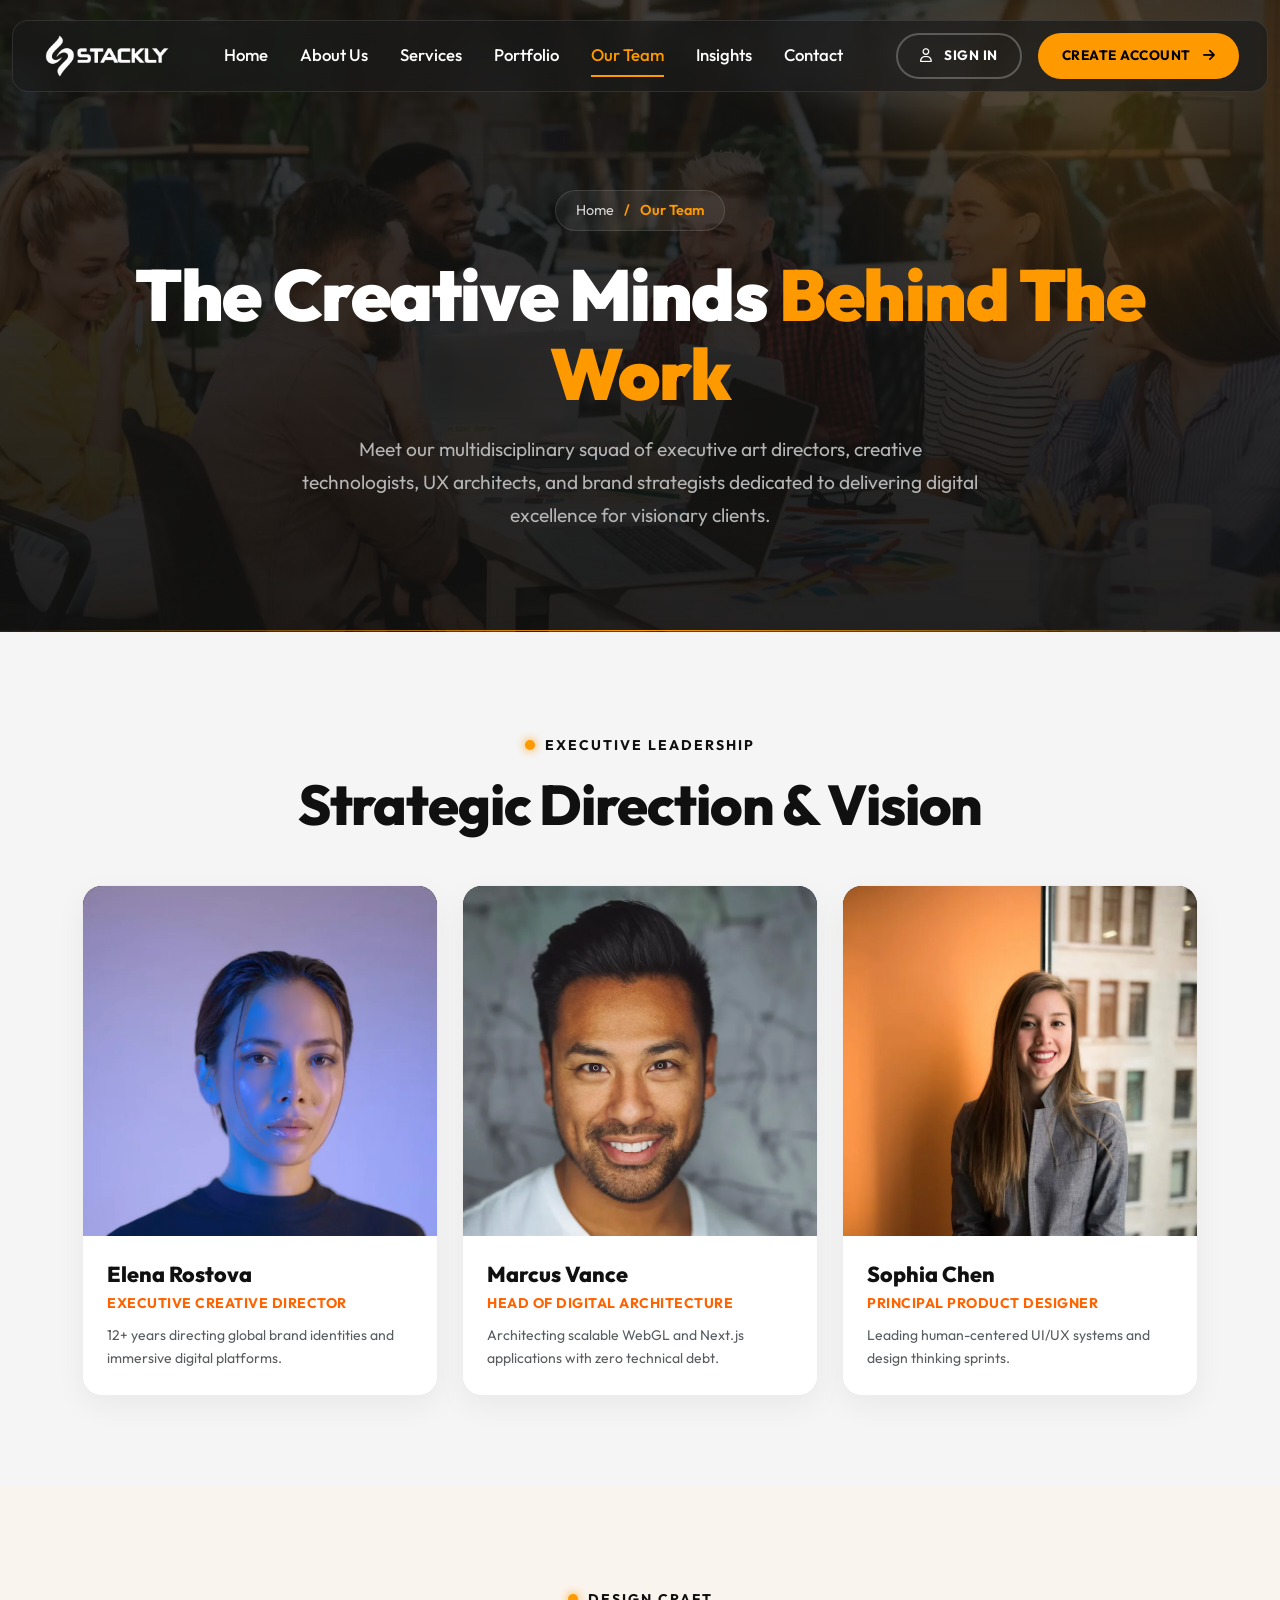
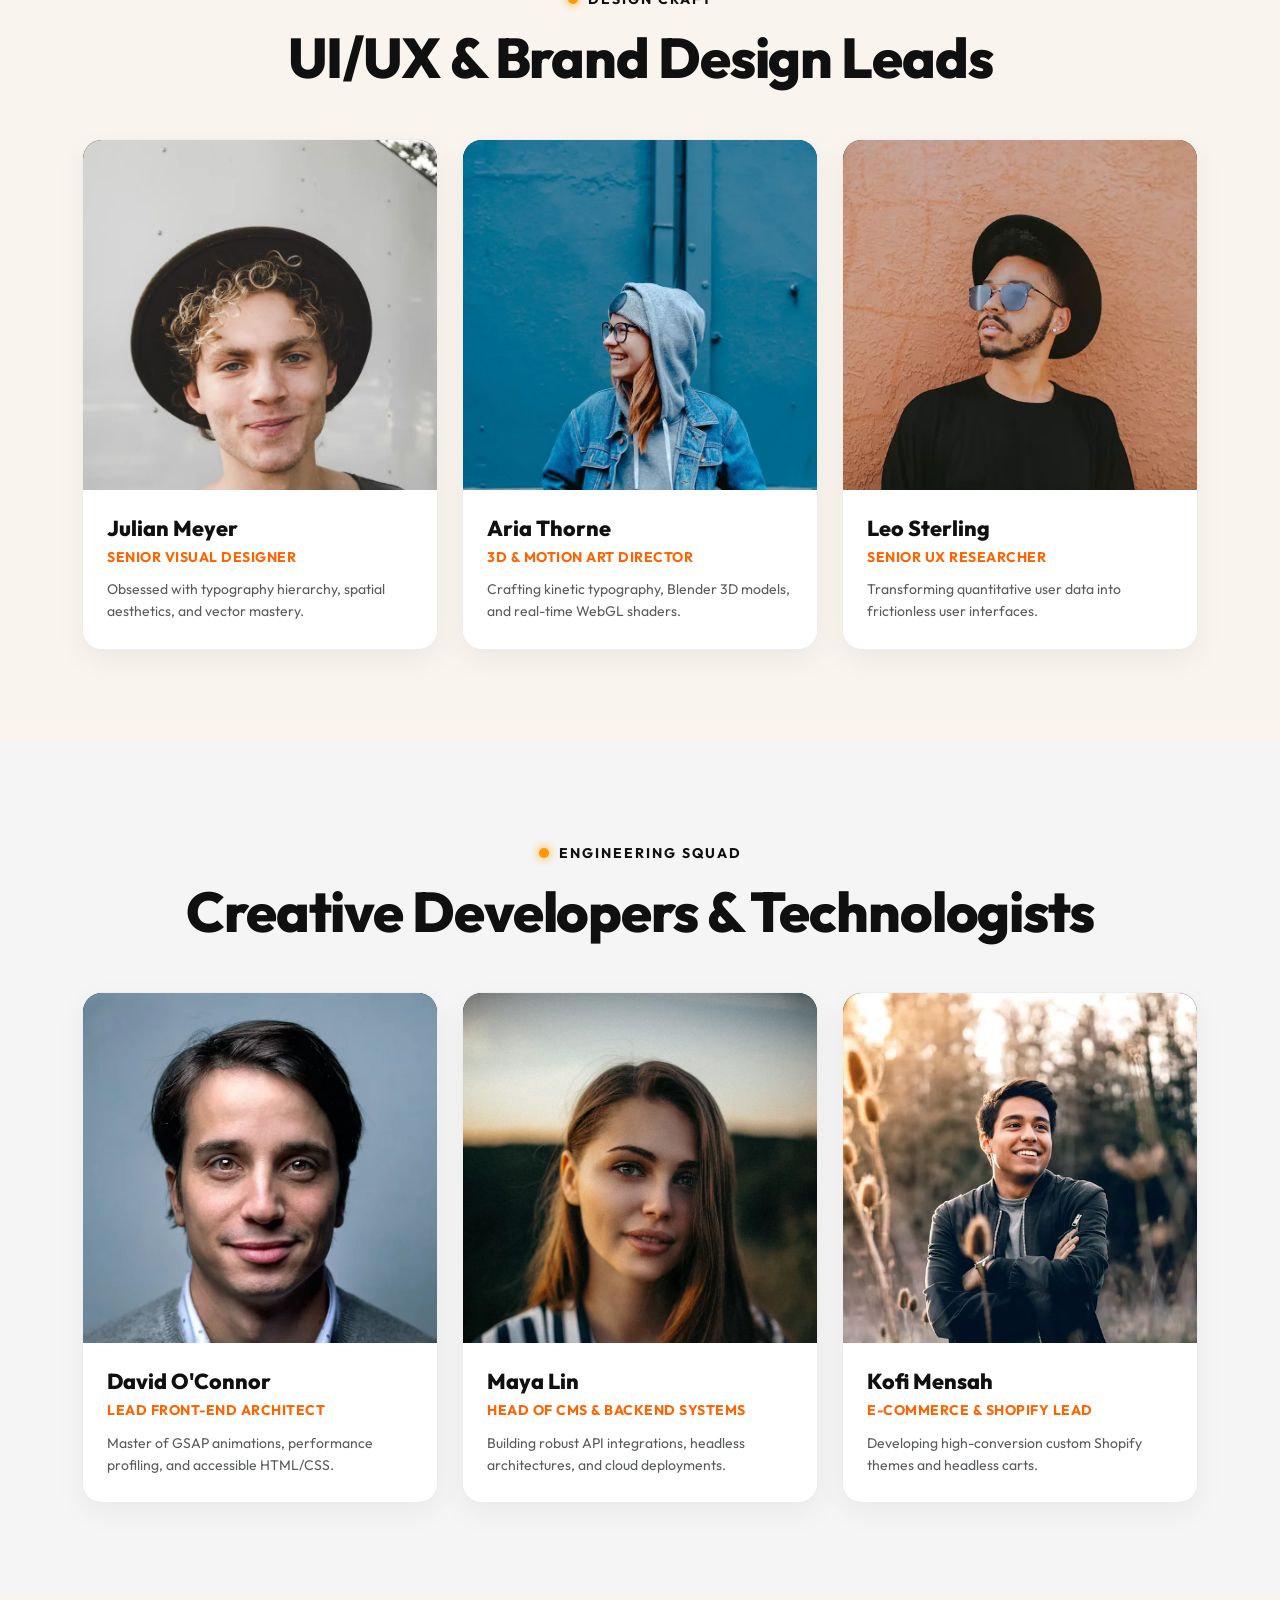
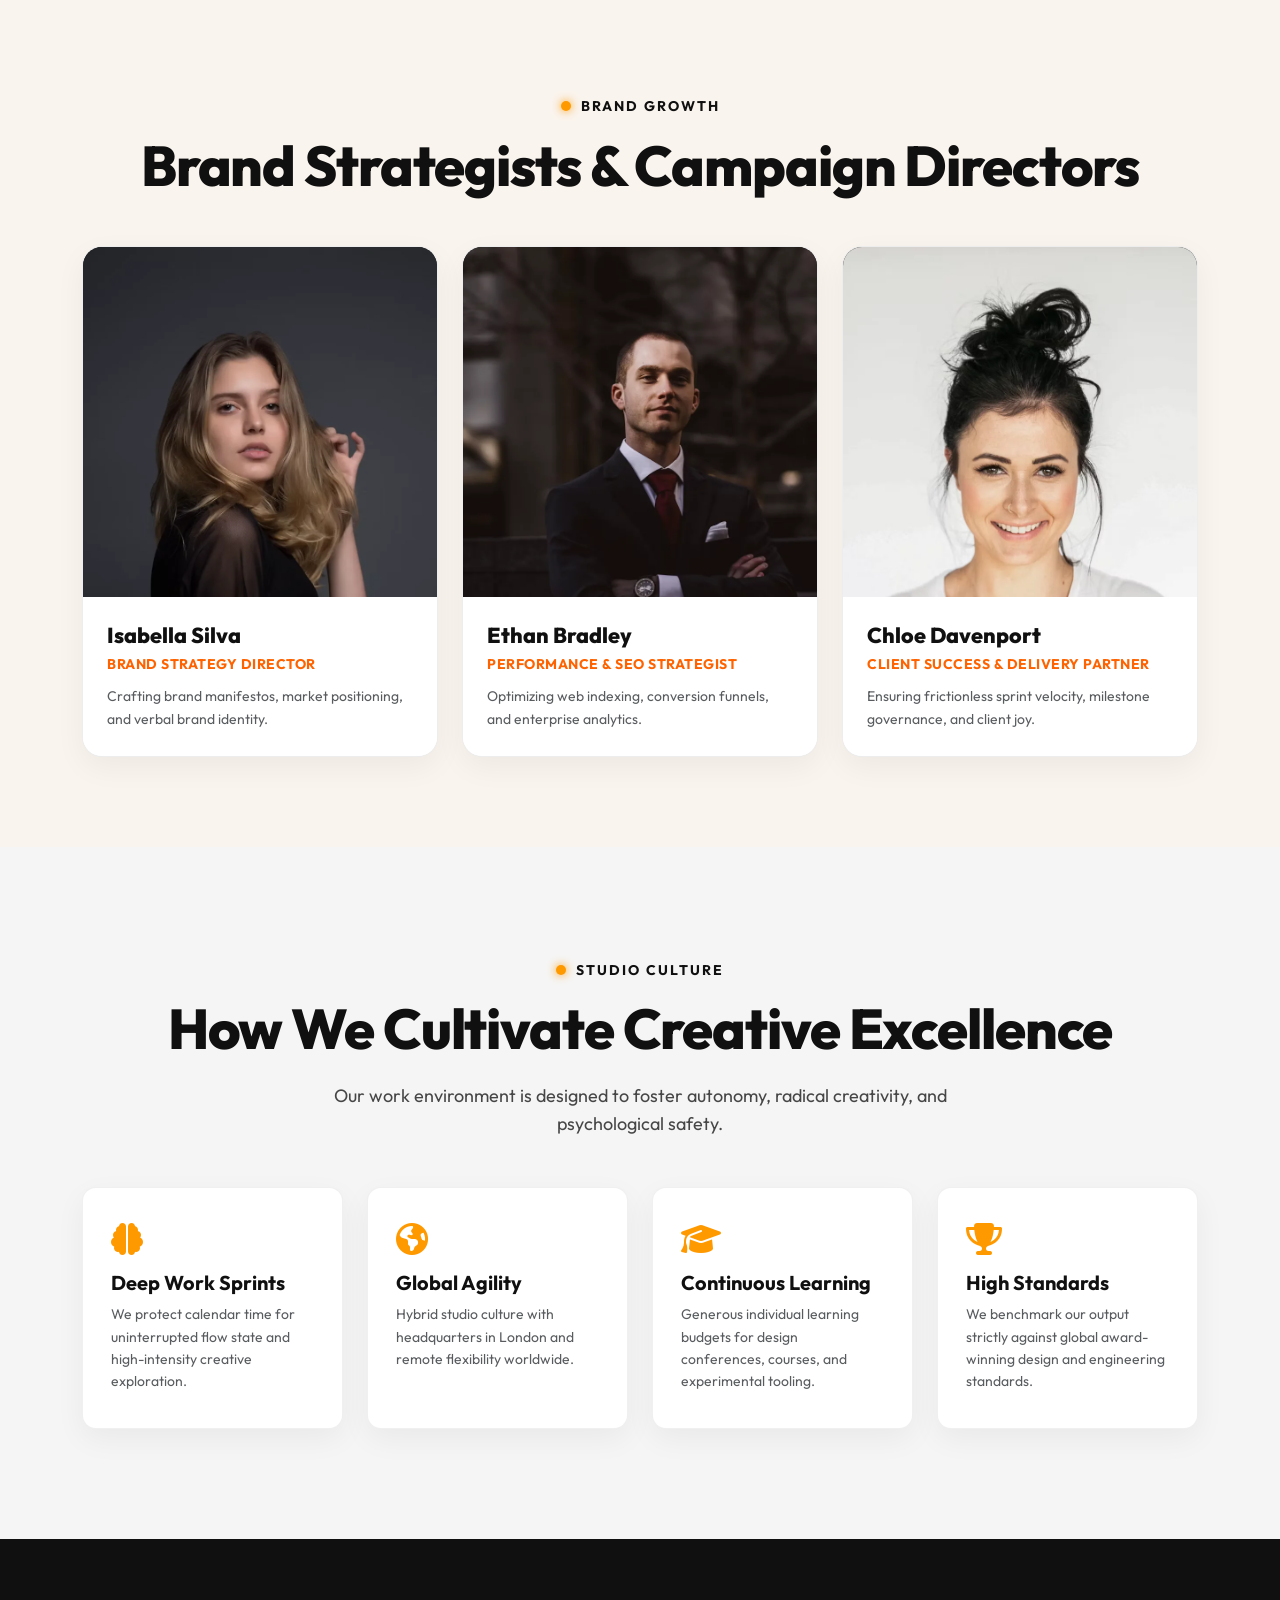
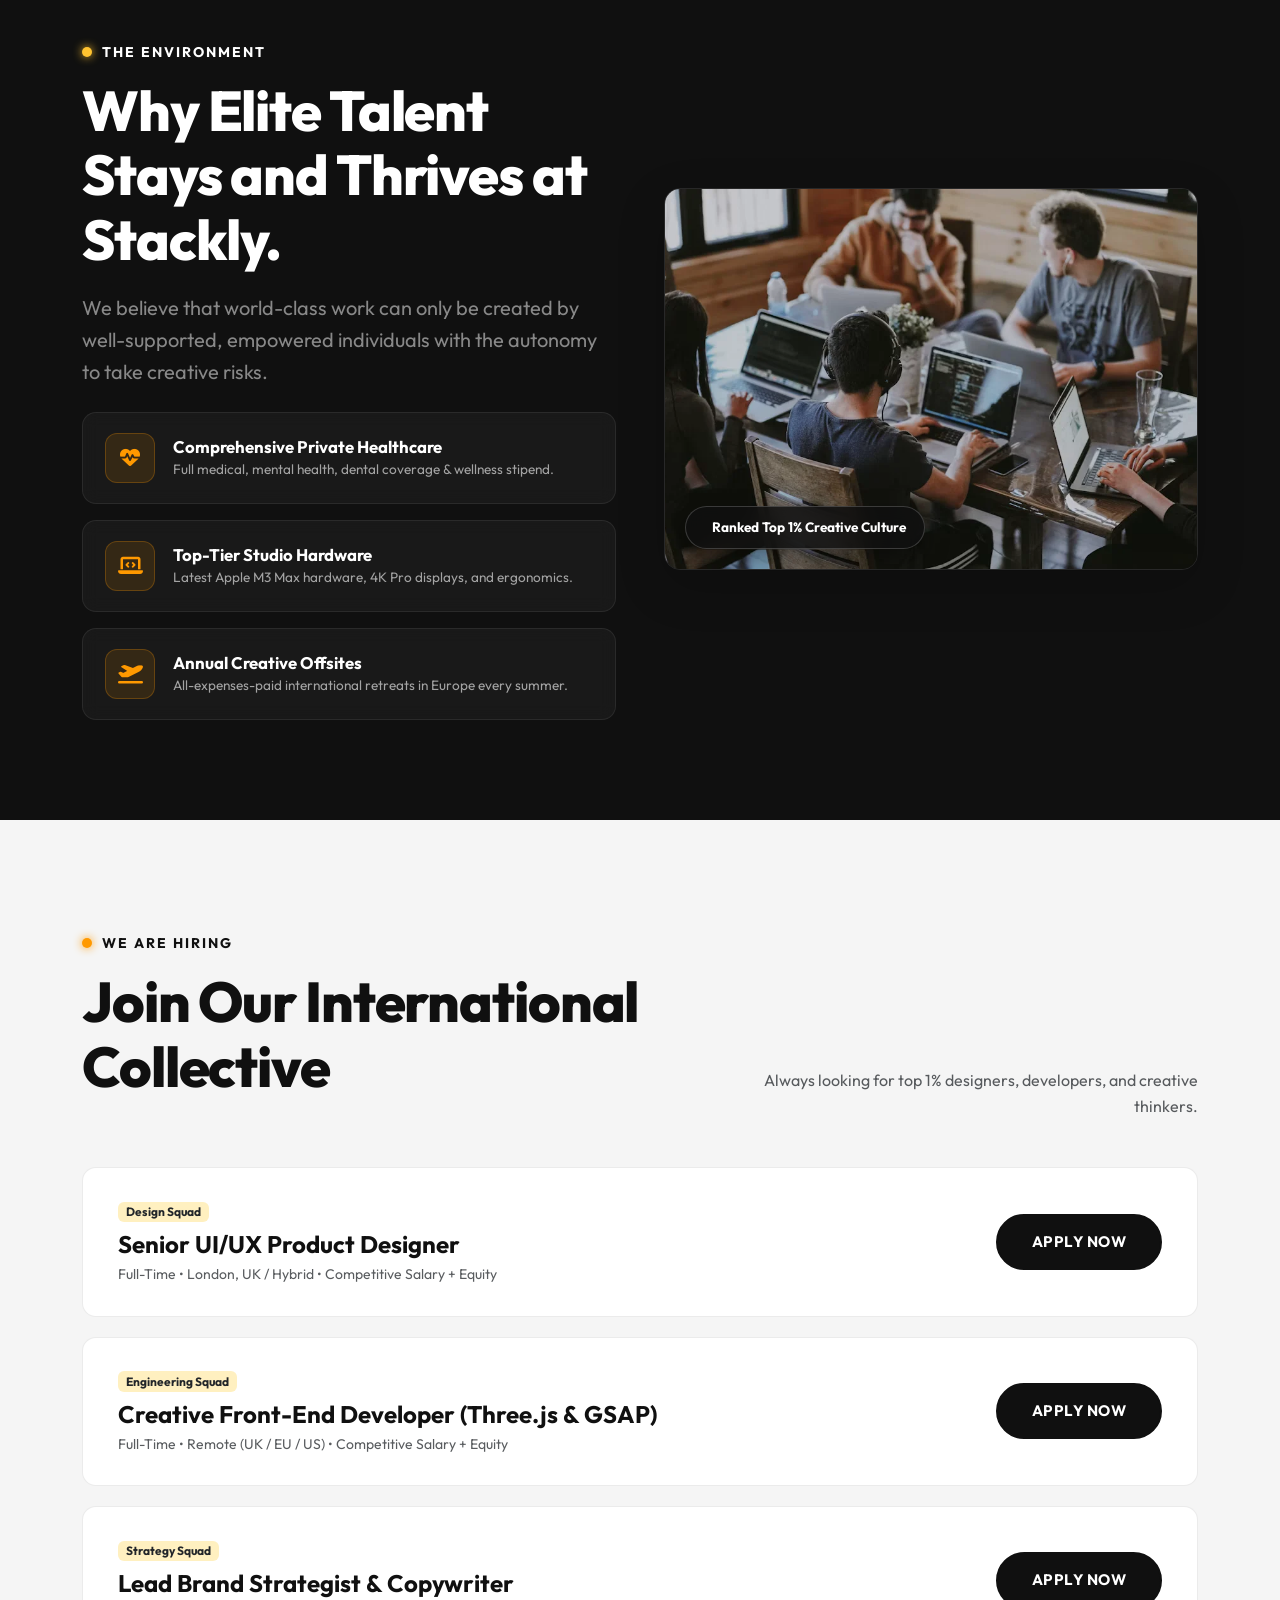
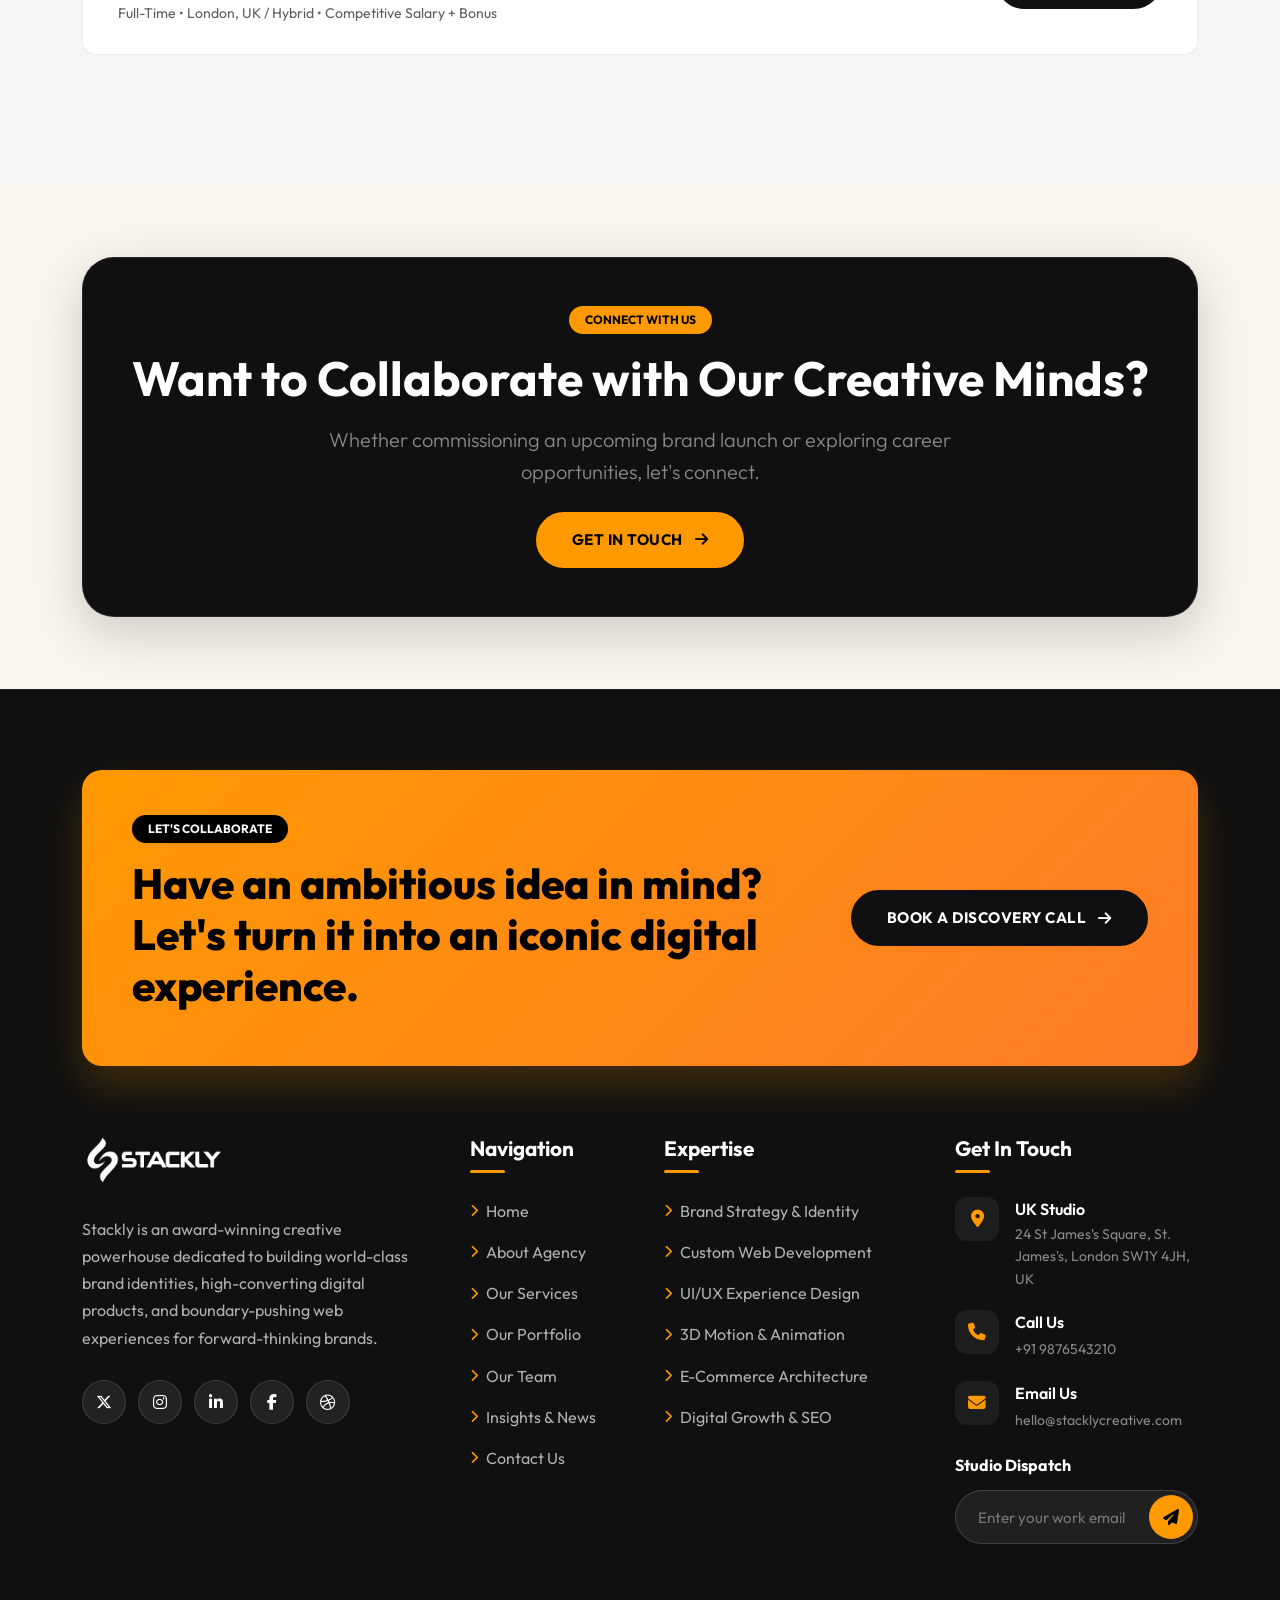
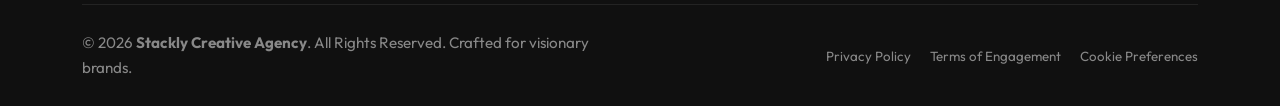
<file: pages/team.html>
<!doctype html>
<html lang="en">
  <head>
    <meta charset="UTF-8" />
    <meta name="viewport" content="width=device-width, initial-scale=1.0" />
    <title>Our Team - Stackly Creative Agency Portfolio</title>
    <link
      rel="icon"
      type="image/webp"
      href="../assets/images/logoStackly.webp"
    />

    <!-- Google Fonts (Outfit) -->
    <link rel="preconnect" href="https://fonts.googleapis.com" />
    <link rel="preconnect" href="https://fonts.gstatic.com" crossorigin />
    <link
      href="https://fonts.googleapis.com/css2?family=Outfit:wght@300;400;500;600;700;800;900&display=swap"
      rel="stylesheet"
    />

    <!-- Bootstrap 5.3.3 CSS -->
    <link
      href="https://cdn.jsdelivr.net/npm/bootstrap@5.3.3/dist/css/bootstrap.min.css"
      rel="stylesheet"
    />

    <!-- Font Awesome 6.6.0 -->
    <link
      rel="stylesheet"
      href="https://cdnjs.cloudflare.com/ajax/libs/font-awesome/6.6.0/css/all.min.css"
    />

    <!-- Main Stylesheet & Page Specific CSS -->
    <link rel="stylesheet" href="../assets/css/styles.css" />
    <link rel="stylesheet" href="../assets/css/team.css" />
  </head>
  <body>
    <!-- COMMON HEADER COMPONENT CONTAINER -->
    <div id="header-placeholder"></div>

    <!-- SECTION 1: PAGE BANNER & BREADCRUMBS -->
    <section class="page-banner-section team-banner-section text-center">
      <div class="container position-relative z-2">
        <div class="banner-breadcrumb">
          <a href="../index.html">Home</a>
          <span>/</span>
          <span>Our Team</span>
        </div>
        <h1 class="banner-title">
          The Creative Minds
          <span class="text-theme-primary">Behind The Work</span>
        </h1>
        <p class="banner-desc">
          Meet our multidisciplinary squad of executive art directors, creative
          technologists, UX architects, and brand strategists dedicated to
          delivering digital excellence for visionary clients.
        </p>
      </div>
    </section>

    <!-- SECTION 2: EXECUTIVE LEADERSHIP SQUAD -->
    <section
      class="py-5"
      style="padding-top: 100px !important; padding-bottom: 90px !important"
    >
      <div class="container">
        <div class="text-center mb-5">
          <span class="section-tag">Executive Leadership</span>
          <h2 class="section-title">Strategic Direction & Vision</h2>
        </div>

        <div class="row g-4 justify-content-center">
          <div class="col-lg-4 col-md-6">
            <div class="team-member-card">
              <div class="team-img-wrapper">
                <img
                  src="../assets/images/team/team-member-card-01.webp"
                  alt="Elena Rostova"
                />
                <div class="team-social-overlay">
                  <a href="#"><i class="fa-brands fa-linkedin-in"></i></a>
                  <a href="#"><i class="fa-brands fa-x-twitter"></i></a>
                  <a href="#"><i class="fa-brands fa-dribbble"></i></a>
                </div>
              </div>
              <div class="team-info-box">
                <h4 class="team-name">Elena Rostova</h4>
                <p class="team-role">Executive Creative Director</p>
                <p class="small text-muted mb-0">
                  12+ years directing global brand identities and immersive
                  digital platforms.
                </p>
              </div>
            </div>
          </div>

          <div class="col-lg-4 col-md-6">
            <div class="team-member-card">
              <div class="team-img-wrapper">
                <img
                  src="../assets/images/team/team-member-card-02.webp"
                  alt="Marcus Vance"
                />
                <div class="team-social-overlay">
                  <a href="#"><i class="fa-brands fa-linkedin-in"></i></a>
                  <a href="#"><i class="fa-brands fa-x-twitter"></i></a>
                  <a href="#"><i class="fa-brands fa-github"></i></a>
                </div>
              </div>
              <div class="team-info-box">
                <h4 class="team-name">Marcus Vance</h4>
                <p class="team-role">Head of Digital Architecture</p>
                <p class="small text-muted mb-0">
                  Architecting scalable WebGL and Next.js applications with zero
                  technical debt.
                </p>
              </div>
            </div>
          </div>

          <div class="col-lg-4 col-md-6">
            <div class="team-member-card">
              <div class="team-img-wrapper">
                <img
                  src="../assets/images/team/team-member-card-03.webp"
                  alt="Sophia Chen"
                />
                <div class="team-social-overlay">
                  <a href="#"><i class="fa-brands fa-linkedin-in"></i></a>
                  <a href="#"><i class="fa-brands fa-x-twitter"></i></a>
                  <a href="#"><i class="fa-brands fa-behance"></i></a>
                </div>
              </div>
              <div class="team-info-box">
                <h4 class="team-name">Sophia Chen</h4>
                <p class="team-role">Principal Product Designer</p>
                <p class="small text-muted mb-0">
                  Leading human-centered UI/UX systems and design thinking
                  sprints.
                </p>
              </div>
            </div>
          </div>
        </div>
      </div>
    </section>

    <!-- SECTION 3: DESIGN & UX SPECIALISTS -->
    <section
      class="bg-theme-secondary py-5"
      style="padding-top: 100px !important; padding-bottom: 90px !important"
    >
      <div class="container">
        <div class="text-center mb-5">
          <span class="section-tag">Design Craft</span>
          <h2 class="section-title">UI/UX & Brand Design Leads</h2>
        </div>

        <div class="row g-4 justify-content-center">
          <div class="col-lg-4 col-md-6">
            <div class="team-member-card">
              <div class="team-img-wrapper">
                <img
                  src="../assets/images/team/team-member-card-04.webp"
                  alt="Julian Meyer"
                />
                <div class="team-social-overlay">
                  <a href="#"><i class="fa-brands fa-linkedin-in"></i></a>
                  <a href="#"><i class="fa-brands fa-dribbble"></i></a>
                </div>
              </div>
              <div class="team-info-box">
                <h4 class="team-name">Julian Meyer</h4>
                <p class="team-role">Senior Visual Designer</p>
                <p class="small text-muted mb-0">
                  Obsessed with typography hierarchy, spatial aesthetics, and
                  vector mastery.
                </p>
              </div>
            </div>
          </div>

          <div class="col-lg-4 col-md-6">
            <div class="team-member-card">
              <div class="team-img-wrapper">
                <img
                  src="../assets/images/team/team-member-card-05.webp"
                  alt="Aria Thorne"
                />
                <div class="team-social-overlay">
                  <a href="#"><i class="fa-brands fa-linkedin-in"></i></a>
                  <a href="#"><i class="fa-brands fa-behance"></i></a>
                </div>
              </div>
              <div class="team-info-box">
                <h4 class="team-name">Aria Thorne</h4>
                <p class="team-role">3D & Motion Art Director</p>
                <p class="small text-muted mb-0">
                  Crafting kinetic typography, Blender 3D models, and real-time
                  WebGL shaders.
                </p>
              </div>
            </div>
          </div>

          <div class="col-lg-4 col-md-6">
            <div class="team-member-card">
              <div class="team-img-wrapper">
                <img
                  src="../assets/images/team/team-member-card-06.webp"
                  alt="Leo Sterling"
                />
                <div class="team-social-overlay">
                  <a href="#"><i class="fa-brands fa-linkedin-in"></i></a>
                  <a href="#"><i class="fa-brands fa-x-twitter"></i></a>
                </div>
              </div>
              <div class="team-info-box">
                <h4 class="team-name">Leo Sterling</h4>
                <p class="team-role">Senior UX Researcher</p>
                <p class="small text-muted mb-0">
                  Transforming quantitative user data into frictionless user
                  interfaces.
                </p>
              </div>
            </div>
          </div>
        </div>
      </div>
    </section>

    <!-- SECTION 4: TECHNOLOGY & ENGINEERING SPECIALISTS -->
    <section
      class="py-5"
      style="padding-top: 100px !important; padding-bottom: 90px !important"
    >
      <div class="container">
        <div class="text-center mb-5">
          <span class="section-tag">Engineering Squad</span>
          <h2 class="section-title">Creative Developers & Technologists</h2>
        </div>

        <div class="row g-4 justify-content-center">
          <div class="col-lg-4 col-md-6">
            <div class="team-member-card">
              <div class="team-img-wrapper">
                <img
                  src="../assets/images/team/team-member-card-07.webp"
                  alt="David O'Connor"
                />
                <div class="team-social-overlay">
                  <a href="#"><i class="fa-brands fa-github"></i></a>
                  <a href="#"><i class="fa-brands fa-linkedin-in"></i></a>
                </div>
              </div>
              <div class="team-info-box">
                <h4 class="team-name">David O'Connor</h4>
                <p class="team-role">Lead Front-End Architect</p>
                <p class="small text-muted mb-0">
                  Master of GSAP animations, performance profiling, and
                  accessible HTML/CSS.
                </p>
              </div>
            </div>
          </div>

          <div class="col-lg-4 col-md-6">
            <div class="team-member-card">
              <div class="team-img-wrapper">
                <img
                  src="../assets/images/team/team-member-card-08.webp"
                  alt="Maya Lin"
                />
                <div class="team-social-overlay">
                  <a href="#"><i class="fa-brands fa-github"></i></a>
                  <a href="#"><i class="fa-brands fa-linkedin-in"></i></a>
                </div>
              </div>
              <div class="team-info-box">
                <h4 class="team-name">Maya Lin</h4>
                <p class="team-role">Head of CMS & Backend Systems</p>
                <p class="small text-muted mb-0">
                  Building robust API integrations, headless architectures, and
                  cloud deployments.
                </p>
              </div>
            </div>
          </div>

          <div class="col-lg-4 col-md-6">
            <div class="team-member-card">
              <div class="team-img-wrapper">
                <img
                  src="../assets/images/team/team-member-card-09.webp"
                  alt="Kofi Mensah"
                />
                <div class="team-social-overlay">
                  <a href="#"><i class="fa-brands fa-github"></i></a>
                  <a href="#"><i class="fa-brands fa-linkedin-in"></i></a>
                </div>
              </div>
              <div class="team-info-box">
                <h4 class="team-name">Kofi Mensah</h4>
                <p class="team-role">E-Commerce & Shopify Lead</p>
                <p class="small text-muted mb-0">
                  Developing high-conversion custom Shopify themes and headless
                  carts.
                </p>
              </div>
            </div>
          </div>
        </div>
      </div>
    </section>

    <!-- SECTION 5: BRAND & GROWTH STRATEGISTS -->
    <section
      class="bg-theme-secondary py-5"
      style="padding-top: 100px !important; padding-bottom: 90px !important"
    >
      <div class="container">
        <div class="text-center mb-5">
          <span class="section-tag">Brand Growth</span>
          <h2 class="section-title">Brand Strategists & Campaign Directors</h2>
        </div>

        <div class="row g-4 justify-content-center">
          <div class="col-lg-4 col-md-6">
            <div class="team-member-card">
              <div class="team-img-wrapper">
                <img
                  src="../assets/images/team/team-member-card-10.webp"
                  alt="Isabella Silva"
                />
                <div class="team-social-overlay">
                  <a href="#"><i class="fa-brands fa-linkedin-in"></i></a>
                  <a href="#"><i class="fa-brands fa-x-twitter"></i></a>
                </div>
              </div>
              <div class="team-info-box">
                <h4 class="team-name">Isabella Silva</h4>
                <p class="team-role">Brand Strategy Director</p>
                <p class="small text-muted mb-0">
                  Crafting brand manifestos, market positioning, and verbal
                  brand identity.
                </p>
              </div>
            </div>
          </div>

          <div class="col-lg-4 col-md-6">
            <div class="team-member-card">
              <div class="team-img-wrapper">
                <img
                  src="../assets/images/team/team-member-card-11.webp"
                  alt="Ethan Bradley"
                />
                <div class="team-social-overlay">
                  <a href="#"><i class="fa-brands fa-linkedin-in"></i></a>
                  <a href="#"><i class="fa-brands fa-x-twitter"></i></a>
                </div>
              </div>
              <div class="team-info-box">
                <h4 class="team-name">Ethan Bradley</h4>
                <p class="team-role">Performance & SEO Strategist</p>
                <p class="small text-muted mb-0">
                  Optimizing web indexing, conversion funnels, and enterprise
                  analytics.
                </p>
              </div>
            </div>
          </div>

          <div class="col-lg-4 col-md-6">
            <div class="team-member-card">
              <div class="team-img-wrapper">
                <img
                  src="../assets/images/team/team-member-card-12.webp"
                  alt="Chloe Davenport"
                />
                <div class="team-social-overlay">
                  <a href="#"><i class="fa-brands fa-linkedin-in"></i></a>
                  <a href="#"><i class="fa-brands fa-x-twitter"></i></a>
                </div>
              </div>
              <div class="team-info-box">
                <h4 class="team-name">Chloe Davenport</h4>
                <p class="team-role">Client Success & Delivery Partner</p>
                <p class="small text-muted mb-0">
                  Ensuring frictionless sprint velocity, milestone governance,
                  and client joy.
                </p>
              </div>
            </div>
          </div>
        </div>
      </div>
    </section>

    <!-- SECTION 6: STUDIO CULTURE & ENVIRONMENT -->
    <section
      class="py-5"
      style="padding-top: 110px !important; padding-bottom: 110px !important"
    >
      <div class="container">
        <div class="text-center mb-5">
          <span class="section-tag">Studio Culture</span>
          <h2 class="section-title">How We Cultivate Creative Excellence</h2>
          <p class="section-subtitle mx-auto">
            Our work environment is designed to foster autonomy, radical
            creativity, and psychological safety.
          </p>
        </div>

        <div class="row g-4">
          <div class="col-lg-3 col-md-6">
            <div class="culture-card">
              <i
                class="fa-solid fa-brain text-warning fa-2x mb-3"
                style="color: var(--color-primary) !important"
              ></i>
              <h5 class="fw-bold mb-2">Deep Work Sprints</h5>
              <p class="text-muted small mb-0">
                We protect calendar time for uninterrupted flow state and
                high-intensity creative exploration.
              </p>
            </div>
          </div>

          <div class="col-lg-3 col-md-6">
            <div class="culture-card">
              <i
                class="fa-solid fa-earth-americas text-warning fa-2x mb-3"
                style="color: var(--color-primary) !important"
              ></i>
              <h5 class="fw-bold mb-2">Global Agility</h5>
              <p class="text-muted small mb-0">
                Hybrid studio culture with headquarters in London and remote
                flexibility worldwide.
              </p>
            </div>
          </div>

          <div class="col-lg-3 col-md-6">
            <div class="culture-card">
              <i
                class="fa-solid fa-graduation-cap text-warning fa-2x mb-3"
                style="color: var(--color-primary) !important"
              ></i>
              <h5 class="fw-bold mb-2">Continuous Learning</h5>
              <p class="text-muted small mb-0">
                Generous individual learning budgets for design conferences,
                courses, and experimental tooling.
              </p>
            </div>
          </div>

          <div class="col-lg-3 col-md-6">
            <div class="culture-card">
              <i
                class="fa-solid fa-trophy text-warning fa-2x mb-3"
                style="color: var(--color-primary) !important"
              ></i>
              <h5 class="fw-bold mb-2">High Standards</h5>
              <p class="text-muted small mb-0">
                We benchmark our output strictly against global award-winning
                design and engineering standards.
              </p>
            </div>
          </div>
        </div>
      </div>
    </section>

    <!-- SECTION 7: STUDIO PERKS & BENCHMARKS -->
    <section
      class="bg-theme-charcoal py-5 text-white studio-perks-section position-relative overflow-hidden"
      style="padding-top: 100px !important; padding-bottom: 100px !important"
    >
      <div class="container position-relative" style="z-index: 2">
        <div class="row align-items-center g-5">
          <div class="col-lg-6">
            <span class="section-tag light">The Environment</span>
            <h2 class="section-title light">
              Why Elite Talent Stays and Thrives at Stackly.
            </h2>
            <p class="text-white-50 fs-5 mb-4">
              We believe that world-class work can only be created by
              well-supported, empowered individuals with the autonomy to take
              creative risks.
            </p>
            <div class="d-flex flex-column gap-3 studio-perks-list">
              <div class="studio-perk-item">
                <div class="perk-icon-wrap">
                  <i class="fa-solid fa-heart-pulse"></i>
                </div>
                <div class="perk-content">
                  <h6 class="perk-title">Comprehensive Private Healthcare</h6>
                  <p class="perk-desc">
                    Full medical, mental health, dental coverage & wellness
                    stipend.
                  </p>
                </div>
              </div>

              <div class="studio-perk-item">
                <div class="perk-icon-wrap">
                  <i class="fa-solid fa-laptop-code"></i>
                </div>
                <div class="perk-content">
                  <h6 class="perk-title">Top-Tier Studio Hardware</h6>
                  <p class="perk-desc">
                    Latest Apple M3 Max hardware, 4K Pro displays, and
                    ergonomics.
                  </p>
                </div>
              </div>

              <div class="studio-perk-item">
                <div class="perk-icon-wrap">
                  <i class="fa-solid fa-plane-departure"></i>
                </div>
                <div class="perk-content">
                  <h6 class="perk-title">Annual Creative Offsites</h6>
                  <p class="perk-desc">
                    All-expenses-paid international retreats in Europe every
                    summer.
                  </p>
                </div>
              </div>
            </div>
          </div>

          <div class="col-lg-6">
            <div class="studio-perks-media-wrap">
              <div
                class="rounded-4 overflow-hidden border border-white border-opacity-10 shadow-lg studio-perks-img-box position-relative"
              >
                <img
                  src="../assets/images/team/team-studio-perks-media-wrap-img.webp"
                  alt="Team Culture Offsite"
                  class="w-100 object-fit-cover studio-perks-img"
                  style="height: 380px"
                />
                <div class="studio-perk-badge-float">
                  <i class="fa-solid fa-sparkles text-theme-yellow me-2"></i>
                  <span>Ranked Top 1% Creative Culture</span>
                </div>
              </div>
            </div>
          </div>
        </div>
      </div>
    </section>

    <!-- SECTION 8: OPEN POSITIONS & CAREERS -->
    <section
      class="py-5"
      id="careers"
      style="padding-top: 110px !important; padding-bottom: 110px !important"
    >
      <div class="container">
        <div class="row align-items-end mb-5">
          <div class="col-lg-7">
            <span class="section-tag">We Are Hiring</span>
            <h2 class="section-title">Join Our International Collective</h2>
          </div>
          <div class="col-lg-5 text-lg-end">
            <p class="text-muted mb-0">
              Always looking for top 1% designers, developers, and creative
              thinkers.
            </p>
          </div>
        </div>

        <!-- Job 1 -->
        <div class="career-job-card">
          <div>
            <span class="badge bg-warning bg-opacity-25 text-dark fw-bold mb-2"
              >Design Squad</span
            >
            <h4 class="fw-bold mb-1">Senior UI/UX Product Designer</h4>
            <p class="text-muted small mb-0">
              Full-Time • London, UK / Hybrid • Competitive Salary + Equity
            </p>
          </div>
          <a href="#" class="btn-creative btn-creative-dark">Apply Now</a>
        </div>

        <!-- Job 2 -->
        <div class="career-job-card">
          <div>
            <span class="badge bg-warning bg-opacity-25 text-dark fw-bold mb-2"
              >Engineering Squad</span
            >
            <h4 class="fw-bold mb-1">
              Creative Front-End Developer (Three.js & GSAP)
            </h4>
            <p class="text-muted small mb-0">
              Full-Time • Remote (UK / EU / US) • Competitive Salary + Equity
            </p>
          </div>
          <a href="#" class="btn-creative btn-creative-dark">Apply Now</a>
        </div>

        <!-- Job 3 -->
        <div class="career-job-card">
          <div>
            <span class="badge bg-warning bg-opacity-25 text-dark fw-bold mb-2"
              >Strategy Squad</span
            >
            <h4 class="fw-bold mb-1">Lead Brand Strategist & Copywriter</h4>
            <p class="text-muted small mb-0">
              Full-Time • London, UK / Hybrid • Competitive Salary + Bonus
            </p>
          </div>
          <a href="#" class="btn-creative btn-creative-dark">Apply Now</a>
        </div>
      </div>
    </section>

    <!-- SECTION 9: TEAM CONNECTION / RECRUITMENT CTA -->
    <section class="bg-theme-secondary py-5">
      <div class="container py-4">
        <div
          class="bg-theme-charcoal text-white rounded-5 p-5 position-relative overflow-hidden text-center border border-white border-opacity-10 shadow-lg"
        >
          <span
            class="badge bg-theme-primary text-black fw-bold text-uppercase px-3 py-2 rounded-pill mb-3"
            >Connect With Us</span
          >
          <h2 class="display-5 fw-bolder mb-3">
            Want to Collaborate with Our Creative Minds?
          </h2>
          <p class="text-white-50 lead mx-auto mb-4" style="max-width: 650px">
            Whether commissioning an upcoming brand launch or exploring career
            opportunities, let's connect.
          </p>
          <div class="d-flex flex-wrap justify-content-center gap-3">
            <a href="#" class="btn-creative btn-creative-primary">
              <span>Get In Touch</span>
              <i class="fa-solid fa-arrow-right"></i>
            </a>
          </div>
        </div>
      </div>
    </section>

    <!-- COMMON FOOTER COMPONENT CONTAINER -->
    <div id="footer-placeholder"></div>

    <!-- Bootstrap 5.3.3 JS Bundle -->
    <script src="https://cdn.jsdelivr.net/npm/bootstrap@5.3.3/dist/js/bootstrap.bundle.min.js"></script>
    <!-- Main Interactive Script with Component Loader -->
    <script src="../assets/js/script.js"></script>
  </body>
</html>
</file>
<file: assets/css/styles.css>
@import url("https://fonts.googleapis.com/css2?family=Outfit:wght@300;400;500;600;700;800;900&display=swap");

:root {
  --color-vivid-yellow: #ffc330;
  --color-primary: #ff9900;
  --color-secondary: #ff6300;
  --bg-primary: #f5f5f5;
  --bg-secondary: #faf4ee;
  --color-light-gray: #f1f1f1;
  --color-dark-gray: #464646;
  --color-dark-light: #999999;
  --color-dark-charcoal: #101010;
  --color-medium-gray: #727272;
  --color-orange: #ff7b27;
  --font-main: "Outfit", sans-serif;
  --transition-fast: all 0.25s ease-in-out;
  --transition-smooth: all 0.4s cubic-bezier(0.16, 1, 0.3, 1);
  --border-radius-sm: 8px;
  --border-radius-md: 14px;
  --border-radius-lg: 20px;
  --border-radius-pill: 50px;
  --shadow-soft: 0 10px 30px rgba(0, 0, 0, 0.05);
  --shadow-hover: 0 20px 40px rgba(255, 153, 0, 0.15);
  --shadow-dark: 0 15px 35px rgba(0, 0, 0, 0.3);
}

/* Base Reset & Typography */
*,
*::before,
*::after {
  margin: 0;
  padding: 0;
  box-sizing: border-box;
}

html {
  scroll-behavior: smooth;
  font-size: 16px;
  overflow-x: hidden;
  max-width: 100%;
  width: 100%;
}

body {
  font-family: var(--font-main);
  color: var(--color-dark-charcoal);
  background-color: var(--bg-primary);
  line-height: 1.6;
  -webkit-font-smoothing: antialiased;
  overflow-x: hidden;
  max-width: 100%;
  width: 100%;
  position: relative;
}

a {
  text-decoration: none;
  color: inherit;
  transition: var(--transition-fast);
}

a:hover {
  color: var(--color-primary);
}

ul,
ol {
  list-style: none;
  margin: 0;
  padding: 0;
}

img,
svg,
video,
canvas,
iframe {
  max-width: 100%;
  height: auto;
  display: block;
}

/* Custom Scrollbar */
::-webkit-scrollbar {
  width: 8px;
}
::-webkit-scrollbar-track {
  background: #121212;
}
::-webkit-scrollbar-thumb {
  background: var(--color-primary);
  border-radius: 4px;
}
::-webkit-scrollbar-thumb:hover {
  background: var(--color-secondary);
}

/* Global Section Utility Styles */
.bg-theme-charcoal {
  background-color: var(--color-dark-charcoal) !important;
  color: #ffffff;
}

.bg-theme-secondary {
  background-color: var(--bg-secondary) !important;
}

.bg-theme-light {
  background-color: var(--bg-primary) !important;
}

.bg-theme-primary {
  background-color: var(--color-primary) !important;
  color: #000000;
}

.text-theme-primary {
  color: var(--color-primary) !important;
}

.text-theme-secondary {
  color: var(--color-secondary) !important;
}

.text-theme-yellow {
  color: var(--color-vivid-yellow) !important;
}

.text-theme-muted {
  color: var(--color-medium-gray) !important;
}

/* Section Headings & Tags */
.section-tag {
  display: inline-flex;
  align-items: center;
  gap: 10px;
  font-size: 0.875rem;
  text-transform: uppercase;
  font-weight: 700;
  letter-spacing: 2px;
  margin-bottom: 1rem;
  color: var(--color-dark-charcoal);
}

.section-tag::before {
  content: "";
  width: 10px;
  height: 10px;
  background-color: var(--color-primary);
  border-radius: 50%;
  display: inline-block;
  box-shadow: 0 0 10px var(--color-primary);
}

.section-tag.light {
  color: #ffffff;
}

.section-tag.light::before {
  background-color: var(--color-vivid-yellow);
  box-shadow: 0 0 10px var(--color-vivid-yellow);
}

.section-title {
  font-size: clamp(2rem, 1.5rem + 2.5vw, 3.5rem);
  font-weight: 800;
  line-height: 1.15;
  letter-spacing: -0.02em;
  margin-bottom: 1.25rem;
  color: var(--color-dark-charcoal);
}

.section-title.light {
  color: #ffffff;
}

.section-subtitle {
  font-size: 1.125rem;
  color: var(--color-dark-gray);
  font-weight: 400;
  max-width: 680px;
  margin-bottom: 2rem;
}

.section-subtitle.light {
  color: #cfcfcf;
}

/* Custom Creative Buttons */
.btn-creative {
  display: inline-flex;
  align-items: center;
  justify-content: center;
  gap: 12px;
  padding: 14px 34px;
  border-radius: var(--border-radius-pill);
  font-weight: 700;
  font-size: 0.95rem;
  text-transform: uppercase;
  letter-spacing: 0.5px;
  position: relative;
  overflow: hidden;
  z-index: 1;
  transition: var(--transition-smooth);
  border: 2px solid transparent;
  cursor: pointer;
}

.btn-creative-primary {
  background-color: var(--color-primary);
  color: #000000;
  border-color: var(--color-primary);
}

.btn-creative-primary:hover {
  background-color: #000000;
  color: #ffffff;
  border-color: var(--color-primary);
  box-shadow: 0 10px 25px rgba(255, 153, 0, 0.35);
  transform: translateY(-3px);
}

.btn-creative-dark {
  background-color: var(--color-dark-charcoal);
  color: #ffffff;
  border-color: var(--color-dark-charcoal);
}

.btn-creative-dark:hover {
  background-color: var(--color-primary);
  color: #000000;
  border-color: var(--color-primary);
  box-shadow: 0 10px 25px rgba(255, 153, 0, 0.35);
  transform: translateY(-3px);
}

.btn-creative-outline {
  background-color: transparent;
  color: #ffffff;
  border-color: rgba(255, 255, 255, 0.25);
}

.btn-creative-outline:hover {
  background-color: var(--color-primary);
  color: #000000;
  border-color: var(--color-primary);
  transform: translateY(-3px);
}

.btn-creative-outline-dark {
  background-color: transparent;
  color: var(--color-dark-charcoal);
  border-color: rgba(0, 0, 0, 0.25);
}

.btn-creative-outline-dark:hover {
  background-color: var(--color-dark-charcoal);
  color: #ffffff;
  border-color: var(--color-dark-charcoal);
  transform: translateY(-3px);
}

.btn-circle {
  width: 48px;
  height: 48px;
  border-radius: 50%;
  display: inline-flex;
  align-items: center;
  justify-content: center;
  background: #000000;
  color: #ffffff;
  font-size: 1.1rem;
  transition: var(--transition-smooth);
}

.btn-circle:hover {
  background: var(--color-primary);
  color: #000000;
  transform: rotate(45deg);
}

/* HEADER & NAVIGATION */
.main-header {
  position: fixed;
  top: 0;
  left: 0;
  width: 100%;
  z-index: 1040;
  padding: 20px 0;
  transition: all 0.35s ease-in-out;
  background: transparent;
}

.main-header.scrolled {
  padding: 12px 0;
  background: rgba(16, 16, 16, 0.95);
  backdrop-filter: blur(15px);
  -webkit-backdrop-filter: blur(15px);
  box-shadow: 0 10px 30px rgba(0, 0, 0, 0.4);
  border-bottom: 1px solid rgba(255, 255, 255, 0.08);
}

.header-container {
  display: flex;
  align-items: center;
  justify-content: space-between;
  background: rgba(26, 26, 26, 0.7);
  backdrop-filter: blur(10px);
  padding: 12px 28px;
  border-radius: 16px;
  border: 1px solid rgba(255, 255, 255, 0.1);
  transition: var(--transition-smooth);
}

.main-header.scrolled .header-container {
  background: transparent;
  border-color: transparent;
  padding: 4px 0;
}

.header-logo {
  display: flex;
  align-items: center;
  gap: 12px;
}

.header-logo img {
  height: 44px;
  width: auto;
  object-fit: contain;
  transition: var(--transition-fast);
}

.nav-menu {
  display: flex;
  align-items: center;
  gap: 32px;
}

.nav-item {
  position: relative;
}

.nav-link {
  color: #ffffff;
  font-size: 1.05rem;
  font-weight: 500;
  padding: 8px 0;
  position: relative;
  display: inline-flex;
  align-items: center;
  gap: 6px;
  transition: var(--transition-fast);
}

.nav-link::after {
  content: "";
  position: absolute;
  bottom: 0;
  left: 0;
  width: 0;
  height: 2px;
  background-color: var(--color-primary);
  transition: var(--transition-fast);
}

.nav-link:hover,
.nav-link.active {
  color: var(--color-primary) !important;
}

.nav-link:hover::after,
.nav-link.active::after {
  width: 100%;
}

.dropdown-menu-custom {
  position: absolute;
  top: calc(100% + 15px);
  left: 0;
  background: #1a1a1a;
  border: 1px solid rgba(255, 255, 255, 0.1);
  border-radius: 12px;
  min-width: 220px;
  padding: 10px 0;
  opacity: 0;
  visibility: hidden;
  transform: translateY(10px);
  transition: var(--transition-fast);
  box-shadow: 0 15px 35px rgba(0, 0, 0, 0.5);
}

.nav-item:hover .dropdown-menu-custom {
  opacity: 1;
  visibility: visible;
  transform: translateY(0);
}

.dropdown-item-custom {
  padding: 10px 20px;
  color: #e0e0e0;
  font-size: 0.95rem;
  font-weight: 500;
  display: block;
  transition: var(--transition-fast);
  position: relative;
}

.dropdown-item-custom:hover {
  background: rgba(255, 153, 0, 0.1);
  color: var(--color-primary);
  padding-left: 26px;
}

.header-actions {
  display: flex;
  align-items: center;
  gap: 16px;
}

.mobile-toggle-btn {
  display: none;
  width: 46px;
  height: 46px;
  border-radius: 12px;
  background: rgba(255, 255, 255, 0.08);
  border: 1px solid rgba(255, 255, 255, 0.15);
  color: #ffffff;
  font-size: 1.25rem;
  align-items: center;
  justify-content: center;
  cursor: pointer;
  transition: var(--transition-fast);
}

.mobile-toggle-btn:hover {
  background: var(--color-primary);
  color: #000000;
  border-color: var(--color-primary);
}

/* Fullscreen Mobile Navigation */
.mobile-nav-overlay {
  position: fixed;
  top: 0;
  left: 0;
  right: 0;
  bottom: 0;
  width: 100%;
  max-width: 100%;
  height: 100%;
  height: 100dvh;
  background: rgba(16, 16, 16, 0.98);
  backdrop-filter: blur(20px);
  -webkit-backdrop-filter: blur(20px);
  z-index: 1060;
  opacity: 0;
  visibility: hidden;
  transition: all 0.4s cubic-bezier(0.77, 0, 0.175, 1);
  overflow-y: auto;
  overflow-x: hidden;
  padding: 40px 24px;
  display: flex;
  flex-direction: column;
  justify-content: space-between;
}

.mobile-nav-overlay.active {
  opacity: 1;
  visibility: visible;
}

.mobile-nav-header {
  display: flex;
  align-items: center;
  justify-content: space-between;
  padding-bottom: 24px;
  border-bottom: 1px solid rgba(255, 255, 255, 0.1);
}

.mobile-nav-close {
  width: 48px;
  height: 48px;
  border-radius: 50%;
  background: rgba(255, 255, 255, 0.1);
  color: #ffffff;
  font-size: 1.4rem;
  border: none;
  display: flex;
  align-items: center;
  justify-content: center;
  cursor: pointer;
  transition: var(--transition-fast);
}

.mobile-nav-close:hover {
  background: var(--color-primary);
  color: #000000;
}

.mobile-nav-links {
  margin: 40px 0;
  display: flex;
  flex-direction: column;
  gap: 18px;
}

.mobile-nav-link {
  font-size: 1.65rem;
  font-weight: 700;
  color: #ffffff;
  display: flex;
  align-items: center;
  justify-content: space-between;
  transition: var(--transition-fast);
}

.mobile-nav-link:hover,
.mobile-nav-link.active {
  color: var(--color-primary);
  padding-left: 10px;
}

.mobile-contact-info {
  border-top: 1px solid rgba(255, 255, 255, 0.1);
  padding-top: 24px;
  color: #a0a0a0;
}

.mobile-socials {
  display: flex;
  gap: 12px;
  margin-top: 20px;
}

.mobile-social-icon {
  width: 42px;
  height: 42px;
  border-radius: 50%;
  background: rgba(255, 255, 255, 0.08);
  color: #ffffff;
  display: flex;
  align-items: center;
  justify-content: center;
  transition: var(--transition-fast);
}

.mobile-social-icon:hover {
  background: var(--color-primary);
  color: #000000;
}

/* COMMON PAGE BANNER (INNER PAGES) */
.page-banner-section {
  background: linear-gradient(135deg, #101010 0%, #1a1612 100%);
  padding: 190px 0 100px;
  position: relative;
  overflow: hidden;
  border-bottom: 1px solid rgba(255, 255, 255, 0.05);
  background-size: cover;
  background-position: center;
  background-repeat: no-repeat;
}

/* Page Specific Banner Backgrounds with Dark Vignette Overlay */
.hero-section,
.hero-banner-home {
  background:
    linear-gradient(
      180deg,
      rgba(16, 16, 16, 0.82) 0%,
      rgba(16, 16, 16, 0.92) 100%
    ),
    url("../images/home/home-banner-image.webp") center center / cover no-repeat !important;
}

.about-banner-section {
  background:
    linear-gradient(
      180deg,
      rgba(16, 16, 16, 0.8) 0%,
      rgba(16, 16, 16, 0.92) 100%
    ),
    url("../images/about/about-banner-image.webp") center center / cover
      no-repeat !important;
}

.services-banner-section {
  background:
    linear-gradient(
      180deg,
      rgba(16, 16, 16, 0.8) 0%,
      rgba(16, 16, 16, 0.92) 100%
    ),
    url("../images/services/services-banner-image.webp") center center / cover
      no-repeat !important;
}

.portfolio-banner-section {
  background:
    linear-gradient(
      180deg,
      rgba(16, 16, 16, 0.8) 0%,
      rgba(16, 16, 16, 0.92) 100%
    ),
    url("../images/portfolio/portfolio-banner-image.webp") center center / cover
      no-repeat !important;
}

.team-banner-section {
  background:
    linear-gradient(
      180deg,
      rgba(16, 16, 16, 0.8) 0%,
      rgba(16, 16, 16, 0.92) 100%
    ),
    url("../images/team/team-banner-image.webp") center center / cover no-repeat !important;
}

.blog-banner-section {
  background:
    linear-gradient(
      180deg,
      rgba(16, 16, 16, 0.8) 0%,
      rgba(16, 16, 16, 0.92) 100%
    ),
    url("../images/blog/blog-banner-image.webp") center center / cover no-repeat !important;
}

.contact-banner-section {
  background:
    linear-gradient(
      180deg,
      rgba(16, 16, 16, 0.8) 0%,
      rgba(16, 16, 16, 0.92) 100%
    ),
    url("../images/contact/contact-banner-image.webp") center center / cover
      no-repeat !important;
}

.page-banner-section::before {
  content: "";
  position: absolute;
  top: -30%;
  right: -10%;
  width: 600px;
  height: 600px;
  background: radial-gradient(
    circle,
    rgba(255, 153, 0, 0.15) 0%,
    rgba(0, 0, 0, 0) 70%
  );
  border-radius: 50%;
  pointer-events: none;
}

.page-banner-section::after {
  content: "";
  position: absolute;
  bottom: 0;
  left: 0;
  width: 100%;
  height: 1px;
  background: linear-gradient(
    90deg,
    transparent,
    var(--color-primary),
    transparent
  );
}

.banner-breadcrumb {
  display: inline-flex;
  align-items: center;
  gap: 10px;
  background: rgba(255, 255, 255, 0.06);
  border: 1px solid rgba(255, 255, 255, 0.12);
  padding: 8px 20px;
  border-radius: 30px;
  font-size: 0.9rem;
  color: #ffffff;
  margin-bottom: 1.5rem;
}

.banner-breadcrumb a {
  color: #ffffff;
  opacity: 0.8;
}

.banner-breadcrumb a:hover {
  color: var(--color-primary);
  opacity: 1;
}

.banner-breadcrumb span {
  color: var(--color-primary);
  font-weight: 600;
}

.banner-title {
  font-size: clamp(2.5rem, 1.8rem + 3.5vw, 4.5rem);
  font-weight: 900;
  color: #ffffff;
  line-height: 1.1;
  margin-bottom: 1.25rem;
  letter-spacing: -0.02em;
}

.banner-desc {
  font-size: 1.2rem;
  color: #b5b5b5;
  max-width: 680px;
  margin: 0 auto;
  line-height: 1.7;
}

/* INFINITE MARQUEE TICKER */
.marquee-wrapper {
  background: var(--color-primary);
  overflow: hidden;
  padding: 20px 0;
  white-space: nowrap;
  position: relative;
  user-select: none;
}

.marquee-content {
  display: inline-flex;
  align-items: center;
  gap: 40px;
  animation: marqueeScroll 28s linear infinite;
}

.marquee-content:hover {
  animation-play-state: paused;
}

.marquee-item {
  font-size: 1.25rem;
  font-weight: 800;
  text-transform: uppercase;
  color: #000000;
  display: flex;
  align-items: center;
  gap: 18px;
}

.marquee-item i {
  font-size: 0.9rem;
  color: #000000;
  opacity: 0.7;
}

@keyframes marqueeScroll {
  from {
    transform: translateX(0);
  }
  to {
    transform: translateX(-50%);
  }
}

/* INTERACTIVE CARDS & HOVER EFFECTS */
.creative-card {
  background: #ffffff;
  border-radius: var(--border-radius-md);
  padding: 35px 30px;
  transition: var(--transition-smooth);
  border: 1px solid rgba(0, 0, 0, 0.06);
  position: relative;
  overflow: hidden;
  height: 100%;
  display: flex;
  flex-direction: column;
}

.creative-card:hover {
  transform: translateY(-8px);
  box-shadow: 0 20px 40px rgba(0, 0, 0, 0.08);
  border-color: rgba(255, 153, 0, 0.4);
}

.creative-card.dark-card {
  background: #181818;
  color: #ffffff;
  border-color: rgba(255, 255, 255, 0.08);
}

.creative-card.dark-card:hover {
  background: #202020;
  border-color: var(--color-primary);
  box-shadow: 0 20px 45px rgba(255, 153, 0, 0.15);
}

.card-icon-box {
  width: 65px;
  height: 65px;
  border-radius: 14px;
  background: var(--bg-secondary);
  display: flex;
  align-items: center;
  justify-content: center;
  font-size: 1.8rem;
  color: var(--color-primary);
  margin-bottom: 24px;
  transition: var(--transition-fast);
}

.creative-card:hover .card-icon-box {
  background: var(--color-primary);
  color: #000000;
  transform: scale(1.1) rotate(5deg);
}

.card-step-num {
  font-size: 2.2rem;
  font-weight: 800;
  color: var(--color-primary);
  line-height: 1;
  margin-bottom: 16px;
  display: inline-block;
}

/* Portfolio Card Zoom Effect */
.portfolio-card {
  border-radius: var(--border-radius-md);
  overflow: hidden;
  position: relative;
  background: #161616;
  height: 100%;
  box-shadow: var(--shadow-soft);
  transition: var(--transition-smooth);
}

.portfolio-card .portfolio-img-wrapper {
  position: relative;
  overflow: hidden;
  aspect-ratio: 4/3;
}

.portfolio-card img {
  width: 100%;
  height: 100%;
  object-fit: cover;
  transition: transform 0.6s cubic-bezier(0.16, 1, 0.3, 1);
}

.portfolio-card:hover img {
  transform: scale(1.1);
}

.portfolio-card .portfolio-overlay {
  position: absolute;
  inset: 0;
  background: linear-gradient(
    to top,
    rgba(0, 0, 0, 0.95) 0%,
    rgba(0, 0, 0, 0.4) 50%,
    transparent 100%
  );
  display: flex;
  flex-direction: column;
  justify-content: flex-end;
  padding: 30px;
  transition: var(--transition-fast);
}

.portfolio-badge {
  position: absolute;
  top: 20px;
  left: 20px;
  background: rgba(16, 16, 16, 0.75);
  backdrop-filter: blur(8px);
  border: 1px solid rgba(255, 255, 255, 0.15);
  color: var(--color-vivid-yellow);
  font-size: 0.75rem;
  font-weight: 700;
  text-transform: uppercase;
  padding: 6px 14px;
  border-radius: 20px;
  letter-spacing: 1px;
}

.portfolio-title {
  font-size: 1.5rem;
  font-weight: 700;
  color: #ffffff;
  margin-bottom: 6px;
  transition: var(--transition-fast);
}

.portfolio-card:hover .portfolio-title {
  color: var(--color-primary);
}

/* SECTION 3: ABOUT AGENCY (MANIFESTO & PROVEN IMPACT) */
.about-feature-item {
  display: flex;
  align-items: center;
  gap: 16px;
  padding: 12px 18px;
  border-radius: var(--border-radius-md);
  background: rgba(255, 255, 255, 0.5);
  border: 1px solid rgba(0, 0, 0, 0.04);
  transition: var(--transition-smooth);
}

.about-feature-item:hover {
  background: #ffffff;
  border-color: rgba(255, 153, 0, 0.35);
  transform: translateX(8px);
  box-shadow: 0 10px 25px rgba(255, 153, 0, 0.12);
}

.about-feature-icon {
  width: 42px;
  height: 42px;
  border-radius: 50%;
  background: rgba(255, 153, 0, 0.12);
  color: var(--color-secondary);
  display: flex;
  align-items: center;
  justify-content: center;
  font-size: 1rem;
  flex-shrink: 0;
  transition: var(--transition-fast);
}

.about-feature-item:hover .about-feature-icon {
  background: linear-gradient(
    135deg,
    var(--color-primary),
    var(--color-secondary)
  );
  color: #ffffff;
  transform: scale(1.12) rotate(8deg);
  box-shadow: 0 6px 16px rgba(255, 153, 0, 0.35);
}

.about-feature-text {
  transition: var(--transition-fast);
}

.about-feature-item:hover .about-feature-text {
  color: #000000;
}

.about-image-wrapper {
  position: relative;
  border-radius: 20px;
  overflow: hidden;
  box-shadow: 0 20px 45px rgba(0, 0, 0, 0.1);
  border: 1px solid rgba(0, 0, 0, 0.08);
  transition: var(--transition-smooth);
}

.about-image-wrapper:hover {
  box-shadow: 0 25px 55px rgba(255, 153, 0, 0.2);
  border-color: rgba(255, 153, 0, 0.4);
  transform: translateY(-4px);
}

.about-image-wrapper img {
  width: 100%;
  height: 480px;
  object-fit: cover;
  transition: transform 0.7s cubic-bezier(0.16, 1, 0.3, 1);
  display: block;
}

.about-image-wrapper:hover img {
  transform: scale(1.06);
}

.about-stat-badge {
  position: absolute;
  bottom: 30px;
  left: 20px;
  padding: 24px 28px;
  border-radius: 18px;
  background: rgba(16, 16, 16, 0.94);
  backdrop-filter: blur(12px);
  -webkit-backdrop-filter: blur(12px);
  border: 2px solid var(--color-primary);
  color: #ffffff;
  max-width: 250px;
  box-shadow: 0 15px 35px rgba(0, 0, 0, 0.35);
  transition: var(--transition-smooth);
  cursor: default;
  z-index: 2;
}

.about-stat-badge:hover {
  transform: translateY(-6px) scale(1.04);
  border-color: var(--color-vivid-yellow);
  box-shadow: 0 20px 45px rgba(255, 153, 0, 0.35);
  background: rgba(16, 16, 16, 0.98);
}

.about-stat-number {
  font-size: 2.8rem;
  font-weight: 900;
  color: var(--color-primary);
  line-height: 1;
  margin-bottom: 6px;
  transition:
    color 0.3s ease,
    text-shadow 0.3s ease;
}

.about-stat-badge:hover .about-stat-number {
  color: var(--color-vivid-yellow);
  text-shadow: 0 0 20px rgba(255, 195, 48, 0.5);
}

/* SECTION 4: WORKSPACE & STUDIO CULTURE (INTERACTIVE GALLERY) */
.studio-gallery-card,
.studio-gallery-img {
  height: 300px;
  width: 100%;
  border-radius: 18px;
  overflow: hidden;
  position: relative;
  background: #141414;
  box-shadow: var(--shadow-soft);
  border: 1px solid rgba(0, 0, 0, 0.08);
  transition: var(--transition-smooth);
}

.studio-gallery-card img,
.studio-gallery-img img {
  width: 100%;
  height: 100%;
  object-fit: cover;
  object-position: center;
  transition:
    transform 0.7s cubic-bezier(0.16, 1, 0.3, 1),
    filter 0.4s ease;
  display: block;
}

.studio-gallery-card:hover,
.studio-gallery-img:hover {
  transform: translateY(-8px);
  box-shadow: 0 20px 45px rgba(255, 153, 0, 0.22);
  border-color: rgba(255, 153, 0, 0.5);
}

.studio-gallery-card:hover img,
.studio-gallery-img:hover img {
  transform: scale(1.12);
}

.studio-gallery-overlay {
  position: absolute;
  inset: 0;
  background: linear-gradient(
    to top,
    rgba(16, 16, 16, 0.92) 0%,
    rgba(16, 16, 16, 0.3) 50%,
    rgba(16, 16, 16, 0.05) 100%
  );
  display: flex;
  flex-direction: column;
  justify-content: space-between;
  padding: 22px;
  transition: var(--transition-smooth);
  opacity: 0.9;
}

.studio-gallery-card:hover .studio-gallery-overlay,
.studio-gallery-img:hover .studio-gallery-overlay {
  opacity: 1;
  background: linear-gradient(
    to top,
    rgba(16, 16, 16, 0.95) 0%,
    rgba(16, 16, 16, 0.4) 60%,
    rgba(16, 16, 16, 0.1) 100%
  );
}

.studio-gallery-badge {
  font-size: 0.75rem;
  font-weight: 700;
  text-transform: uppercase;
  letter-spacing: 0.8px;
  color: var(--color-vivid-yellow);
  background: rgba(0, 0, 0, 0.65);
  backdrop-filter: blur(8px);
  -webkit-backdrop-filter: blur(8px);
  padding: 5px 12px;
  border-radius: 20px;
  align-self: flex-start;
  border: 1px solid rgba(255, 255, 255, 0.15);
  transition: var(--transition-fast);
}

.studio-gallery-card:hover .studio-gallery-badge,
.studio-gallery-img:hover .studio-gallery-badge {
  background: var(--color-primary);
  color: #000000;
  border-color: var(--color-primary);
}

.studio-gallery-title {
  color: #ffffff;
  font-size: 1.15rem;
  font-weight: 700;
  margin-bottom: 2px;
  transition: color 0.3s ease;
}

.studio-gallery-card:hover .studio-gallery-title,
.studio-gallery-img:hover .studio-gallery-title {
  color: var(--color-primary);
}

.studio-gallery-desc {
  color: rgba(255, 255, 255, 0.75);
  font-size: 0.82rem;
  margin-bottom: 0;
}

.studio-zoom-icon {
  width: 36px;
  height: 36px;
  border-radius: 50%;
  background: rgba(255, 255, 255, 0.15);
  backdrop-filter: blur(4px);
  color: #ffffff;
  display: flex;
  align-items: center;
  justify-content: center;
  font-size: 0.85rem;
  transition: var(--transition-fast);
  opacity: 0;
  transform: scale(0.7);
}

.studio-gallery-card:hover .studio-zoom-icon,
.studio-gallery-img:hover .studio-zoom-icon {
  opacity: 1;
  transform: scale(1);
  background: var(--color-primary);
  color: #000000;
}

/* SECTION 7: BRAND TRUST & CLIENT LOGO CLOUD */
.brand-logo-card {
  background: #ffffff;
  border: 1px solid rgba(0, 0, 0, 0.07);
  border-radius: 16px;
  padding: 24px 16px;
  display: flex;
  flex-direction: column;
  align-items: center;
  justify-content: center;
  gap: 10px;
  transition: var(--transition-smooth);
  box-shadow: 0 4px 15px rgba(0, 0, 0, 0.03);
  position: relative;
  overflow: hidden;
  height: 100%;
}

.brand-logo-card::before {
  content: "";
  position: absolute;
  top: 0;
  left: 0;
  width: 100%;
  height: 3px;
  background: linear-gradient(
    90deg,
    var(--color-primary),
    var(--color-secondary)
  );
  opacity: 0;
  transition: var(--transition-fast);
}

.brand-logo-card:hover {
  transform: translateY(-8px) scale(1.02);
  background: #ffffff;
  border-color: rgba(255, 153, 0, 0.4);
  box-shadow: 0 16px 36px rgba(255, 153, 0, 0.22);
}

.brand-logo-card:hover::before {
  opacity: 1;
}

.brand-logo-icon {
  font-size: 2.2rem;
  color: #555555;
  transition: var(--transition-fast);
  display: flex;
  align-items: center;
  justify-content: center;
  height: 45px;
}

.brand-logo-card:hover .brand-logo-icon {
  transform: scale(1.18);
  color: var(--color-primary);
  text-shadow: 0 0 16px rgba(255, 153, 0, 0.4);
}

.brand-logo-name {
  font-size: 0.95rem;
  font-weight: 700;
  color: #444444;
  letter-spacing: 0.5px;
  transition: var(--transition-fast);
  margin-bottom: 0;
}

.brand-logo-card:hover .brand-logo-name {
  color: #000000;
  font-weight: 800;
}

/* SECTION 11: CREATIVE MINDS / TEAM HIGHLIGHT */
.team-member-card {
  height: 100%;
  display: flex;
  flex-direction: column;
  background: #ffffff;
  border-radius: 20px;
  overflow: hidden;
  border: 1px solid rgba(0, 0, 0, 0.07);
  box-shadow: var(--shadow-soft);
  transition: var(--transition-smooth);
  position: relative;
}

.team-member-card:hover {
  transform: translateY(-10px);
  box-shadow: 0 22px 48px rgba(255, 153, 0, 0.18);
  border-color: rgba(255, 153, 0, 0.45);
}

.team-img-wrapper {
  position: relative;
  overflow: hidden;
  height: 350px;
  width: 100%;
  background: #141414;
}

.team-img-wrapper img {
  width: 100%;
  height: 100%;
  object-fit: cover;
  object-position: top center;
  transition:
    transform 0.65s cubic-bezier(0.16, 1, 0.3, 1),
    filter 0.4s ease;
  display: block;
}

.team-member-card:hover .team-img-wrapper img {
  transform: scale(1.08);
}

.team-badge {
  position: absolute;
  top: 16px;
  left: 16px;
  background: rgba(16, 16, 16, 0.82);
  backdrop-filter: blur(8px);
  -webkit-backdrop-filter: blur(8px);
  border: 1px solid rgba(255, 255, 255, 0.15);
  color: #ffffff;
  font-size: 0.75rem;
  font-weight: 700;
  text-transform: uppercase;
  padding: 5px 12px;
  border-radius: 20px;
  letter-spacing: 0.8px;
  z-index: 2;
  transition: var(--transition-fast);
}

.team-member-card:hover .team-badge {
  background: var(--color-primary);
  color: #000000;
  border-color: var(--color-primary);
}

.team-social-overlay {
  position: absolute;
  bottom: 16px;
  left: 50%;
  transform: translateX(-50%) translateY(20px);
  display: flex;
  gap: 10px;
  background: rgba(16, 16, 16, 0.88);
  backdrop-filter: blur(10px);
  -webkit-backdrop-filter: blur(10px);
  padding: 8px 16px;
  border-radius: var(--border-radius-pill);
  border: 1px solid rgba(255, 255, 255, 0.15);
  opacity: 0;
  visibility: hidden;
  transition: var(--transition-smooth);
  z-index: 3;
}

.team-member-card:hover .team-social-overlay {
  opacity: 1;
  visibility: visible;
  transform: translateX(-50%) translateY(0);
}

.team-social-overlay a {
  width: 34px;
  height: 34px;
  border-radius: 50%;
  background: rgba(255, 255, 255, 0.12);
  color: #ffffff;
  display: flex;
  align-items: center;
  justify-content: center;
  font-size: 0.85rem;
  transition: var(--transition-fast);
}

.team-social-overlay a:hover {
  background: var(--color-primary);
  color: #000000;
  transform: translateY(-3px) scale(1.1);
}

.team-info-box {
  padding: 26px 24px;
  display: flex;
  flex-direction: column;
  flex-grow: 1;
  text-align: left;
  background: #ffffff;
}

.team-name {
  font-size: 1.35rem;
  font-weight: 800;
  margin-bottom: 4px;
  color: var(--color-dark-charcoal);
  transition: var(--transition-fast);
}

.team-member-card:hover .team-name {
  color: var(--color-primary);
}

.team-role {
  font-size: 0.875rem;
  font-weight: 700;
  color: var(--color-secondary);
  text-transform: uppercase;
  letter-spacing: 0.5px;
  margin-bottom: 10px;
}

/* SECTION 14: LATEST INSIGHTS & ARTICLES (BLOG) */
.blog-grid-card {
  height: 100%;
  display: flex;
  flex-direction: column;
  background: #ffffff;
  border-radius: 20px;
  overflow: hidden;
  border: 1px solid rgba(0, 0, 0, 0.07);
  box-shadow: var(--shadow-soft);
  transition: var(--transition-smooth);
  position: relative;
}

.bg-theme-charcoal .blog-grid-card {
  background: #181818;
  border-color: rgba(255, 255, 255, 0.08);
  box-shadow: 0 10px 30px rgba(0, 0, 0, 0.35);
}

.blog-grid-card:hover {
  transform: translateY(-8px);
  box-shadow: 0 20px 45px rgba(255, 153, 0, 0.2);
  border-color: var(--color-primary);
}

.bg-theme-charcoal .blog-grid-card:hover {
  background: #202020;
}

.blog-grid-img-wrapper {
  position: relative;
  overflow: hidden;
  height: 240px;
  width: 100%;
  background: #111111;
}

.blog-grid-img-wrapper img {
  width: 100%;
  height: 100%;
  object-fit: cover;
  object-position: center;
  transition: transform 0.65s cubic-bezier(0.16, 1, 0.3, 1);
  display: block;
}

.blog-grid-card:hover .blog-grid-img-wrapper img {
  transform: scale(1.09);
}

.blog-cat-badge {
  position: absolute;
  top: 16px;
  left: 16px;
  background: rgba(16, 16, 16, 0.85);
  backdrop-filter: blur(8px);
  -webkit-backdrop-filter: blur(8px);
  border: 1px solid rgba(255, 255, 255, 0.15);
  color: var(--color-vivid-yellow);
  font-size: 0.75rem;
  font-weight: 700;
  text-transform: uppercase;
  padding: 5px 12px;
  border-radius: 20px;
  letter-spacing: 0.8px;
  z-index: 2;
  transition: var(--transition-fast);
}

.blog-grid-card:hover .blog-cat-badge {
  background: var(--color-primary);
  color: #000000;
  border-color: var(--color-primary);
}

.blog-grid-body {
  padding: 26px 24px;
  display: flex;
  flex-direction: column;
  flex-grow: 1;
}

.blog-meta-badge {
  display: inline-flex;
  align-items: center;
  gap: 6px;
  color: #a5a5a5;
  font-size: 0.82rem;
  font-weight: 600;
  margin-bottom: 12px;
}

.blog-grid-title {
  font-size: 1.25rem;
  font-weight: 700;
  line-height: 1.4;
  color: var(--color-dark-charcoal);
  margin-bottom: 10px;
  transition: var(--transition-fast);
}

.bg-theme-charcoal .blog-grid-title {
  color: #ffffff;
}

.blog-grid-card:hover .blog-grid-title {
  color: var(--color-primary);
}

.blog-grid-desc {
  color: var(--color-medium-gray);
  font-size: 0.9rem;
  line-height: 1.6;
  margin-bottom: 20px;
}

.bg-theme-charcoal .blog-grid-desc {
  color: #a0a0a0;
}

.blog-author-meta {
  display: flex;
  align-items: center;
  justify-content: space-between;
  margin-top: auto;
  padding-top: 18px;
  border-top: 1px solid rgba(0, 0, 0, 0.06);
}

.bg-theme-charcoal .blog-author-meta {
  border-top-color: rgba(255, 255, 255, 0.08);
}

.blog-author-info {
  display: flex;
  align-items: center;
  gap: 12px;
}

.blog-author-avatar {
  width: 40px;
  height: 40px;
  border-radius: 50%;
  object-fit: cover;
  border: 1px solid rgba(255, 255, 255, 0.15);
}

.blog-author-name {
  color: var(--color-dark-charcoal);
  font-weight: 700;
  font-size: 0.875rem;
  margin-bottom: 0;
}

.bg-theme-charcoal .blog-author-name {
  color: #ffffff;
}

.blog-author-role {
  color: #888888;
  font-size: 0.75rem;
  margin-bottom: 0;
}

.blog-read-btn {
  color: var(--color-primary);
  font-size: 0.875rem;
  font-weight: 700;
  display: inline-flex;
  align-items: center;
  gap: 6px;
  transition: var(--transition-fast);
}

.blog-grid-card:hover .blog-read-btn {
  color: var(--color-vivid-yellow);
}

.blog-grid-card:hover .blog-read-btn i {
  transform: translateX(4px);
}

/* FOOTER STYLES & SCROLL TO TOP */
.main-footer {
  background-color: var(--color-dark-charcoal);
  color: #ffffff;
  padding-top: 80px;
  position: relative;
  border-top: 1px solid rgba(255, 255, 255, 0.08);
}

.footer-top-box {
  background: linear-gradient(
    135deg,
    var(--color-primary) 0%,
    var(--color-orange) 100%
  );
  border-radius: var(--border-radius-lg);
  padding: 45px 50px;
  margin-bottom: 70px;
  color: #000000;
  box-shadow: 0 20px 40px rgba(255, 153, 0, 0.2);
}

.footer-top-box h3 {
  font-size: clamp(1.75rem, 1.2rem + 1.8vw, 2.75rem);
  font-weight: 800;
  margin-bottom: 10px;
  line-height: 1.2;
}

.footer-logo {
  height: 48px;
  width: auto;
  margin-bottom: 24px;
}

.footer-about-text {
  color: #b0b0b0;
  font-size: 1rem;
  line-height: 1.7;
  margin-bottom: 28px;
  max-width: 340px;
}

.footer-heading {
  font-size: 1.3rem;
  font-weight: 700;
  color: #ffffff;
  margin-bottom: 24px;
  position: relative;
  padding-bottom: 12px;
}

.footer-heading::after {
  content: "";
  position: absolute;
  bottom: 0;
  left: 0;
  width: 35px;
  height: 3px;
  background: var(--color-primary);
  border-radius: 2px;
}

.footer-links li {
  margin-bottom: 14px;
}

.footer-links a {
  color: #b0b0b0;
  font-size: 1rem;
  display: inline-flex;
  align-items: center;
  gap: 8px;
  transition: var(--transition-fast);
}

.footer-links a i {
  font-size: 0.8rem;
  color: var(--color-primary);
  transition: var(--transition-fast);
}

.footer-links a:hover {
  color: var(--color-primary);
  padding-left: 6px;
}

.footer-contact-item {
  display: flex;
  gap: 16px;
  margin-bottom: 20px;
  color: #b0b0b0;
}

.footer-contact-icon {
  width: 44px;
  height: 44px;
  border-radius: 12px;
  background: rgba(255, 255, 255, 0.06);
  display: flex;
  align-items: center;
  justify-content: center;
  color: var(--color-primary);
  font-size: 1.1rem;
  flex-shrink: 0;
}

.footer-newsletter-form {
  position: relative;
  margin-top: 15px;
}

.footer-newsletter-input {
  width: 100%;
  height: 54px;
  background: rgba(255, 255, 255, 0.07);
  border: 1px solid rgba(255, 255, 255, 0.15);
  border-radius: var(--border-radius-pill);
  padding: 0 60px 0 22px;
  color: #ffffff;
  font-size: 0.95rem;
  outline: none;
  transition: var(--transition-fast);
}

.footer-newsletter-input:focus {
  border-color: var(--color-primary);
  background: rgba(255, 255, 255, 0.12);
}

.footer-newsletter-btn {
  position: absolute;
  right: 5px;
  top: 5px;
  width: 44px;
  height: 44px;
  border-radius: 50%;
  background: var(--color-primary);
  color: #000000;
  border: none;
  display: flex;
  align-items: center;
  justify-content: center;
  cursor: pointer;
  transition: var(--transition-fast);
}

.footer-newsletter-btn:hover {
  background: #ffffff;
  transform: scale(1.05);
}

.footer-social-links {
  display: flex;
  gap: 12px;
}

.footer-social-btn {
  width: 44px;
  height: 44px;
  border-radius: 50%;
  background: rgba(255, 255, 255, 0.08);
  border: 1px solid rgba(255, 255, 255, 0.12);
  color: #ffffff;
  display: flex;
  align-items: center;
  justify-content: center;
  font-size: 1rem;
  transition: var(--transition-fast);
}

.footer-social-btn:hover {
  background: var(--color-primary);
  color: #000000;
  border-color: var(--color-primary);
  transform: translateY(-4px);
}

.footer-bottom {
  margin-top: 60px;
  padding: 26px 0;
  border-top: 1px solid rgba(255, 255, 255, 0.08);
  font-size: 0.95rem;
  color: #888888;
}

/* Scroll To Top Floating Button */
#scrollToTopBtn {
  position: fixed;
  bottom: 30px;
  right: 30px;
  width: 52px;
  height: 52px;
  border-radius: 50%;
  background: var(--color-primary);
  color: #000000;
  border: none;
  display: flex;
  align-items: center;
  justify-content: center;
  font-size: 1.25rem;
  cursor: pointer;
  z-index: 1050;
  opacity: 0;
  visibility: hidden;
  transform: translateY(20px);
  transition: all 0.35s cubic-bezier(0.16, 1, 0.3, 1);
  box-shadow: 0 10px 25px rgba(255, 153, 0, 0.4);
}

#scrollToTopBtn.show {
  opacity: 1;
  visibility: visible;
  transform: translateY(0);
}

#scrollToTopBtn:hover {
  background: #000000;
  color: var(--color-primary);
  transform: translateY(-5px);
}

/* RESPONSIVE BREAKPOINTS */
@media (max-width: 1199.98px) {
  .nav-menu {
    display: none;
  }
  .mobile-toggle-btn {
    display: flex;
  }
  .header-actions .btn-creative {
    display: none;
  }
}

@media (max-width: 767.98px) {
  .hero-section {
    padding: 120px 0 80px !important;
  }
  .footer-top-box {
    padding: 30px 24px;
    text-align: center;
  }
  .footer-top-box .btn-creative {
    margin-top: 20px;
  }
  #scrollToTopBtn {
    bottom: 20px;
    right: 20px;
    width: 44px;
    height: 44px;
    font-size: 1.1rem;
  }
}

/* ==========================================================================
   AGENCY THEME PRELOADER
   ========================================================================== */
.agency-preloader {
  position: fixed;
  top: 0;
  left: 0;
  width: 100vw;
  height: 100vh;
  z-index: 9999999;
  background: #0d0d10;
  display: flex;
  align-items: center;
  justify-content: center;
  overflow: hidden;
  pointer-events: all;
  user-select: none;
  transition: visibility 0.8s cubic-bezier(0.77, 0, 0.175, 1);
}

/* Ambient Radial Glows */
.agency-preloader .preloader-glow {
  position: absolute;
  width: 600px;
  height: 600px;
  border-radius: 50%;
  filter: blur(120px);
  pointer-events: none;
  opacity: 0.6;
  animation: preloaderPulseGlow 4s ease-in-out infinite alternate;
}

.agency-preloader .preloader-glow-top {
  top: -150px;
  right: -100px;
  background: radial-gradient(
    circle,
    rgba(255, 153, 0, 0.22) 0%,
    rgba(255, 99, 0, 0.05) 60%,
    transparent 80%
  );
}

.agency-preloader .preloader-glow-bottom {
  bottom: -150px;
  left: -100px;
  background: radial-gradient(
    circle,
    rgba(255, 195, 48, 0.18) 0%,
    rgba(255, 123, 39, 0.04) 60%,
    transparent 80%
  );
}

/* Studio Framing Corner Elements */
.agency-preloader .preloader-corner {
  position: absolute;
  color: rgba(255, 255, 255, 0.35);
  font-size: 0.72rem;
  font-weight: 600;
  letter-spacing: 0.2em;
  text-transform: uppercase;
  display: flex;
  align-items: center;
  gap: 10px;
  pointer-events: none;
  z-index: 10;
  font-family: var(--font-main);
}

.agency-preloader .preloader-corner .corner-cross {
  color: var(--color-primary);
  font-weight: 700;
  font-size: 1rem;
}

.agency-preloader .preloader-corner-tl {
  top: 30px;
  left: 40px;
}

.agency-preloader .preloader-corner-tr {
  top: 30px;
  right: 40px;
}

.agency-preloader .preloader-corner-bl {
  bottom: 30px;
  left: 40px;
}

.agency-preloader .preloader-corner-br {
  bottom: 30px;
  right: 40px;
}

/* Preloader Content Container */
.agency-preloader .preloader-content {
  position: relative;
  z-index: 15;
  display: flex;
  flex-direction: column;
  align-items: center;
  text-align: center;
  max-width: 520px;
  width: 90%;
  transition:
    transform 0.6s cubic-bezier(0.77, 0, 0.175, 1),
    opacity 0.5s ease;
}

/* Symbol & Orbital Rings */
.agency-preloader .preloader-symbol-wrap {
  position: relative;
  width: 110px;
  height: 110px;
  display: flex;
  align-items: center;
  justify-content: center;
  margin-bottom: 28px;
}

.agency-preloader .preloader-orbital-ring {
  position: absolute;
  border-radius: 50%;
  pointer-events: none;
}

.agency-preloader .preloader-orbital-ring.ring-1 {
  width: 100%;
  height: 100%;
  border: 2px dashed rgba(255, 153, 0, 0.4);
  animation: preloaderSpinClockwise 12s linear infinite;
}

.agency-preloader .preloader-orbital-ring.ring-2 {
  width: 124%;
  height: 124%;
  border: 1px solid rgba(255, 195, 48, 0.2);
  border-top-color: var(--color-primary);
  border-bottom-color: var(--color-vivid-yellow);
  animation: preloaderSpinCounter 8s cubic-bezier(0.68, -0.55, 0.265, 1.55)
    infinite;
}

.agency-preloader .preloader-logo-box {
  width: 76px;
  height: 76px;
  background: rgba(255, 255, 255, 0.04);
  border: 1px solid rgba(255, 255, 255, 0.12);
  backdrop-filter: blur(10px);
  -webkit-backdrop-filter: blur(10px);
  border-radius: 20px;
  display: flex;
  align-items: center;
  justify-content: center;
  box-shadow:
    0 10px 30px rgba(0, 0, 0, 0.5),
    0 0 25px rgba(255, 153, 0, 0.25);
  animation: preloaderLogoFloat 3s ease-in-out infinite alternate;
}

.agency-preloader .preloader-logo-img {
  max-width: 50px;
  max-height: 50px;
  object-fit: contain;
  filter: drop-shadow(0 2px 8px rgba(255, 153, 0, 0.5));
}

/* Brand Title & Tagline */
.agency-preloader .preloader-brand {
  margin-bottom: 35px;
}

.agency-preloader .preloader-brand-name {
  font-size: 2rem;
  font-weight: 800;
  letter-spacing: 0.15em;
  text-transform: uppercase;
  color: #ffffff;
  margin: 0 0 6px;
  background: linear-gradient(
    135deg,
    #ffffff 40%,
    var(--color-vivid-yellow) 80%,
    var(--color-primary) 100%
  );
  background-clip: text;
  -webkit-background-clip: text;
  -webkit-text-fill-color: transparent;
}

.agency-preloader .brand-dot {
  -webkit-text-fill-color: var(--color-primary);
  color: var(--color-primary);
  animation: preloaderDotGlow 1.5s ease-in-out infinite alternate;
}

.agency-preloader .preloader-tagline-wrap {
  display: inline-flex;
  align-items: center;
  gap: 8px;
  font-size: 0.75rem;
  font-weight: 600;
  letter-spacing: 0.22em;
  color: rgba(255, 255, 255, 0.5);
  text-transform: uppercase;
}

.agency-preloader .tagline-separator {
  color: var(--color-primary);
  opacity: 0.8;
}

.agency-preloader .tagline-sub {
  color: var(--color-vivid-yellow);
}

/* Progress Meter & Counter */
.agency-preloader .preloader-meter-container {
  width: 100%;
  max-width: 380px;
}

.agency-preloader .preloader-counter-row {
  display: flex;
  align-items: center;
  justify-content: space-between;
  margin-bottom: 12px;
}

.agency-preloader .preloader-status {
  font-size: 0.82rem;
  font-weight: 500;
  color: rgba(255, 255, 255, 0.7);
  letter-spacing: 0.05em;
  display: flex;
  align-items: center;
  gap: 6px;
  transition: opacity 0.2s ease;
}

.agency-preloader .preloader-status::before {
  content: "";
  display: inline-block;
  width: 6px;
  height: 6px;
  background: var(--color-primary);
  border-radius: 50%;
  box-shadow: 0 0 8px var(--color-primary);
  animation: preloaderStatusBlink 1s ease-in-out infinite alternate;
}

.agency-preloader .preloader-counter {
  font-size: 1.35rem;
  font-weight: 800;
  color: #ffffff;
  font-feature-settings: "tnum";
  font-variant-numeric: tabular-nums;
  letter-spacing: -0.02em;
}

.agency-preloader .preloader-counter .percent-symbol {
  font-size: 0.85rem;
  font-weight: 700;
  color: var(--color-primary);
  margin-left: 2px;
}

/* High-tech Glowing Progress Bar */
.agency-preloader .preloader-progress-track {
  width: 100%;
  height: 4px;
  background: rgba(255, 255, 255, 0.08);
  border-radius: 10px;
  position: relative;
  overflow: visible;
}

.agency-preloader .preloader-progress-bar {
  height: 100%;
  width: 0%;
  background: linear-gradient(
    90deg,
    var(--color-secondary) 0%,
    var(--color-primary) 50%,
    var(--color-vivid-yellow) 100%
  );
  border-radius: 10px;
  position: relative;
  transition: width 0.05s linear;
  box-shadow: 0 0 16px rgba(255, 153, 0, 0.6);
}

.agency-preloader .progress-glow-head {
  position: absolute;
  right: -2px;
  top: 50%;
  transform: translateY(-50%);
  width: 10px;
  height: 10px;
  background: #ffffff;
  border-radius: 50%;
  box-shadow:
    0 0 12px 3px rgba(255, 195, 48, 0.9),
    0 0 20px 6px rgba(255, 153, 0, 0.6);
}

/* Layered Reveal Curtains */
.agency-preloader .preloader-curtain {
  position: absolute;
  top: 0;
  left: 0;
  width: 100%;
  height: 100%;
  pointer-events: none;
  transform: translateY(100%);
  transition: transform 0.85s cubic-bezier(0.85, 0, 0.15, 1);
}

.agency-preloader .preloader-curtain-primary {
  background: linear-gradient(
    180deg,
    var(--color-secondary) 0%,
    var(--color-primary) 100%
  );
  z-index: 20;
}

.agency-preloader .preloader-curtain-dark {
  background: #0d0d10;
  z-index: 25;
}

/* Preloader Exit Animation States */
.agency-preloader.is-loaded .preloader-content {
  opacity: 0;
  transform: scale(0.94) translateY(-25px);
  transition:
    transform 0.5s cubic-bezier(0.77, 0, 0.175, 1),
    opacity 0.4s ease;
}

.agency-preloader.is-loaded .preloader-corner {
  opacity: 0;
  transition: opacity 0.35s ease;
}

.agency-preloader.is-loaded .preloader-curtain-dark {
  transform: translateY(-100%);
}

.agency-preloader.is-loaded .preloader-curtain-primary {
  transform: translateY(-100%);
}

.agency-preloader.is-finished {
  opacity: 0;
  visibility: hidden;
  pointer-events: none;
}

/* Keyframes */
@keyframes preloaderPulseGlow {
  0% {
    transform: scale(0.9) translate(0, 0);
    opacity: 0.4;
  }
  100% {
    transform: scale(1.15) translate(20px, 20px);
    opacity: 0.7;
  }
}

@keyframes preloaderSpinClockwise {
  from {
    transform: rotate(0deg);
  }
  to {
    transform: rotate(360deg);
  }
}

@keyframes preloaderSpinCounter {
  0% {
    transform: rotate(0deg) scale(1);
  }
  50% {
    transform: rotate(-180deg) scale(1.08);
  }
  100% {
    transform: rotate(-360deg) scale(1);
  }
}

@keyframes preloaderLogoFloat {
  0% {
    transform: translateY(0px);
    box-shadow:
      0 10px 30px rgba(0, 0, 0, 0.5),
      0 0 20px rgba(255, 153, 0, 0.25);
  }
  100% {
    transform: translateY(-6px);
    box-shadow:
      0 15px 35px rgba(0, 0, 0, 0.6),
      0 0 32px rgba(255, 195, 48, 0.45);
  }
}

@keyframes preloaderDotGlow {
  0% {
    text-shadow: 0 0 4px rgba(255, 153, 0, 0.4);
    opacity: 0.7;
  }
  100% {
    text-shadow:
      0 0 14px rgba(255, 153, 0, 1),
      0 0 25px rgba(255, 195, 48, 0.8);
    opacity: 1;
  }
}

@keyframes preloaderStatusBlink {
  0% {
    opacity: 0.3;
    transform: scale(0.8);
  }
  100% {
    opacity: 1;
    transform: scale(1.2);
  }
}

@media (max-width: 575.98px) {
  .agency-preloader .preloader-corner {
    display: none;
  }
  .agency-preloader .preloader-brand-name {
    font-size: 1.6rem;
  }
  .agency-preloader .preloader-meter-container {
    max-width: 300px;
  }
}
</file>
<file: assets/css/about.css>
/* About Banner Background */
.about-banner-section {
  background:
    linear-gradient(
      180deg,
      rgba(16, 16, 16, 0.8) 0%,
      rgba(16, 16, 16, 0.92) 100%
    ),
    url("../images/about/about-banner-image.webp") center center / cover
      no-repeat !important;
}

/* Mission Manifesto Box */
.manifesto-box {
  background: #ffffff;
  border-radius: var(--border-radius-lg);
  padding: 60px 50px;
  box-shadow: var(--shadow-soft);
  border-left: 5px solid var(--color-primary);
  position: relative;
  overflow: hidden;
}

.manifesto-quote-icon {
  position: absolute;
  top: 20px;
  right: 30px;
  font-size: 6rem;
  color: rgba(255, 153, 0, 0.08);
  pointer-events: none;
}

/* Stats Counter Grid */
.stat-counter-box {
  background: var(--color-dark-charcoal);
  border-radius: var(--border-radius-md);
  padding: 40px 30px;
  text-align: center;
  border: 1px solid rgba(255, 255, 255, 0.08);
  transition: var(--transition-smooth);
}

.stat-counter-box:hover {
  border-color: var(--color-primary);
  transform: translateY(-8px);
  box-shadow: 0 15px 35px rgba(255, 153, 0, 0.15);
}

.stat-number-large {
  font-size: clamp(2.5rem, 2rem + 2vw, 3.8rem);
  font-weight: 900;
  color: var(--color-primary);
  line-height: 1;
  margin-bottom: 8px;
  font-family: var(--font-main);
}

/* Timeline Roadmaps */
.timeline-track {
  position: relative;
  padding-left: 35px;
}

.timeline-track::before {
  content: "";
  position: absolute;
  left: 8px;
  top: 10px;
  bottom: 10px;
  width: 2px;
  background: linear-gradient(
    to bottom,
    var(--color-primary),
    var(--color-secondary),
    rgba(0, 0, 0, 0.1)
  );
}

.timeline-step {
  position: relative;
  margin-bottom: 45px;
}

.timeline-step:last-child {
  margin-bottom: 0;
}

.timeline-dot {
  position: absolute;
  left: -35px;
  top: 4px;
  width: 18px;
  height: 18px;
  border-radius: 50%;
  background: var(--color-primary);
  border: 3px solid #ffffff;
  box-shadow: 0 0 0 3px var(--color-primary);
}

.timeline-card {
  background: #ffffff;
  padding: 28px 30px;
  border-radius: var(--border-radius-md);
  box-shadow: var(--shadow-soft);
  border: 1px solid rgba(0, 0, 0, 0.05);
  transition: var(--transition-fast);
}

.timeline-card:hover {
  border-color: var(--color-primary);
  transform: translateX(8px);
}

/* Awards Badge List */
.award-strip-item {
  background: #ffffff;
  border-radius: var(--border-radius-sm);
  padding: 22px 28px;
  display: flex;
  align-items: center;
  justify-content: space-between;
  border: 1px solid rgba(0, 0, 0, 0.06);
  transition: var(--transition-fast);
}

.award-strip-item:hover {
  background: var(--color-dark-charcoal);
  color: #ffffff;
  border-color: var(--color-primary);
  transform: scale(1.02);
}

.award-strip-item:hover .award-year {
  color: var(--color-vivid-yellow);
}

.award-year {
  font-weight: 800;
  color: var(--color-primary);
  font-size: 1.1rem;
}

/* Studio Gallery Grid */
.studio-gallery-img,
.studio-gallery-card {
  border-radius: 18px;
  overflow: hidden;
  height: 300px;
  width: 100%;
  position: relative;
  background: #141414;
  box-shadow: var(--shadow-soft);
  border: 1px solid rgba(0, 0, 0, 0.08);
  transition: var(--transition-smooth);
}

.studio-gallery-img img,
.studio-gallery-card img {
  width: 100%;
  height: 100%;
  object-fit: cover;
  object-position: center;
  transition:
    transform 0.7s cubic-bezier(0.16, 1, 0.3, 1),
    filter 0.4s ease;
  display: block;
}

.studio-gallery-img:hover,
.studio-gallery-card:hover {
  transform: translateY(-8px);
  box-shadow: 0 20px 45px rgba(255, 153, 0, 0.22);
  border-color: rgba(255, 153, 0, 0.5);
}

.studio-gallery-img:hover img,
.studio-gallery-card:hover img {
  transform: scale(1.12);
}
</file>
<file: assets/css/contact.css>
/* 1. Page Banner */
.contact-banner-section {
  background:
    linear-gradient(
      180deg,
      rgba(16, 16, 16, 0.82) 0%,
      rgba(16, 16, 16, 0.94) 100%
    ),
    url("../images/contact/contact-banner-image.webp") center center / cover
      no-repeat !important;
  position: relative;
}

/* 2. Contact Info Cards (Section 2) */
.contact-info-card {
  background: #ffffff;
  border-radius: var(--border-radius-md);
  padding: 38px 28px;
  border: 1px solid rgba(0, 0, 0, 0.06);
  box-shadow: var(--shadow-soft);
  text-align: center;
  transition: var(--transition-smooth);
  height: 100%;
  position: relative;
  overflow: hidden;
}

.contact-info-card::before {
  content: "";
  position: absolute;
  top: 0;
  left: 0;
  width: 100%;
  height: 3px;
  background: linear-gradient(
    90deg,
    var(--color-primary),
    var(--color-secondary)
  );
  transform: scaleX(0);
  transform-origin: center;
  transition: transform 0.4s cubic-bezier(0.16, 1, 0.3, 1);
}

.contact-info-card:hover {
  border-color: rgba(255, 153, 0, 0.4);
  transform: translateY(-8px);
  box-shadow: 0 18px 38px rgba(255, 153, 0, 0.16);
}

.contact-info-card:hover::before {
  transform: scaleX(1);
}

.contact-icon-large {
  width: 72px;
  height: 72px;
  border-radius: 50%;
  background: var(--bg-secondary);
  color: var(--color-primary);
  font-size: 1.85rem;
  display: flex;
  align-items: center;
  justify-content: center;
  margin: 0 auto 22px;
  transition: var(--transition-fast);
}

.contact-info-card:hover .contact-icon-large {
  background: var(--color-primary);
  color: #000000;
  transform: scale(1.1) rotate(6deg);
  box-shadow: 0 8px 20px rgba(255, 153, 0, 0.35);
}

/* SECTION 3: INTERACTIVE PROJECT INQUIRY FORM & BUDGET SELECTOR */
.contact-main-form-box {
  background: #ffffff;
  border-radius: var(--border-radius-lg);
  padding: 55px 48px;
  box-shadow: 0 20px 50px rgba(0, 0, 0, 0.06);
  border: 1px solid rgba(0, 0, 0, 0.08);
  position: relative;
  overflow: hidden;
}

.contact-main-form-box::before {
  content: "";
  position: absolute;
  top: 0;
  left: 0;
  width: 100%;
  height: 5px;
  background: linear-gradient(
    90deg,
    var(--color-primary),
    var(--color-vivid-yellow),
    var(--color-secondary)
  );
}

.form-step-heading {
  font-size: 1.05rem;
  font-weight: 700;
  color: var(--color-dark-charcoal);
  letter-spacing: 0.2px;
}

.step-badge {
  width: 28px;
  height: 28px;
  border-radius: 50%;
  background: var(--color-dark-charcoal);
  color: var(--color-primary);
  display: inline-flex;
  align-items: center;
  justify-content: center;
  font-size: 0.85rem;
  font-weight: 800;
  flex-shrink: 0;
  transition: var(--transition-fast);
}

.form-section-group:hover .step-badge {
  background: var(--color-primary);
  color: #000000;
  transform: scale(1.1);
  box-shadow: 0 0 12px rgba(255, 153, 0, 0.4);
}

/* Step 1: Interactive Service Tags */
.service-tags-wrapper {
  display: flex;
  flex-wrap: wrap;
  gap: 10px;
}

.service-pill-item {
  position: relative;
}

.service-select-checkbox {
  position: absolute;
  opacity: 0;
  pointer-events: none;
}

.service-select-label {
  display: inline-flex;
  align-items: center;
  padding: 11px 20px;
  border-radius: var(--border-radius-pill);
  background: var(--bg-primary);
  border: 1.5px solid rgba(0, 0, 0, 0.08);
  font-weight: 600;
  font-size: 0.9rem;
  color: var(--color-dark-charcoal);
  cursor: pointer;
  user-select: none;
  transition: all 0.3s cubic-bezier(0.16, 1, 0.3, 1);
  box-shadow: 0 2px 6px rgba(0, 0, 0, 0.02);
}

.service-select-label i:first-child {
  color: var(--color-primary);
  transition: transform 0.3s ease;
}

.service-select-label .check-indicator {
  font-size: 0.75rem;
  opacity: 0;
  transform: scale(0);
  transition: all 0.25s cubic-bezier(0.16, 1, 0.3, 1);
}

/* Service Label Hover Effect */
.service-select-label:hover {
  background: #ffffff;
  border-color: var(--color-primary);
  transform: translateY(-3px);
  box-shadow: 0 8px 18px rgba(255, 153, 0, 0.18);
  color: #000000;
}

.service-select-label:hover i:first-child {
  transform: scale(1.2) rotate(8deg);
}

/* Service Label Checked Active State */
.service-select-checkbox:checked + .service-select-label {
  background: var(--color-dark-charcoal);
  color: #ffffff;
  border-color: var(--color-dark-charcoal);
  box-shadow: 0 8px 20px rgba(0, 0, 0, 0.2);
  transform: translateY(-2px);
}

.service-select-checkbox:checked + .service-select-label i:first-child {
  color: var(--color-primary);
}

.service-select-checkbox:checked + .service-select-label .check-indicator {
  opacity: 1;
  transform: scale(1);
  color: var(--color-vivid-yellow);
}

/* Step 2 & 4: Form Input Groups with Icons */
.form-floating-custom {
  position: relative;
  transition: var(--transition-fast);
}

.form-floating-custom .input-icon {
  position: absolute;
  left: 18px;
  top: 17px;
  font-size: 1rem;
  color: var(--color-medium-gray);
  pointer-events: none;
  transition: all 0.3s ease;
  z-index: 2;
}

.form-floating-custom .input-icon.textarea-icon {
  top: 18px;
}

.form-control-custom {
  width: 100%;
  background: var(--bg-primary);
  border: 1.5px solid rgba(0, 0, 0, 0.08);
  border-radius: 12px;
  padding: 14px 20px 14px 48px;
  font-size: 0.95rem;
  font-family: var(--font-main);
  color: var(--color-dark-charcoal);
  outline: none;
  transition: all 0.3s cubic-bezier(0.16, 1, 0.3, 1);
}

.form-textarea-custom {
  resize: vertical;
  min-height: 130px;
}

/* Form Input Hover & Focus Effects */
.form-floating-custom:hover .form-control-custom {
  border-color: rgba(255, 153, 0, 0.5);
  background: #ffffff;
  box-shadow: 0 4px 14px rgba(0, 0, 0, 0.04);
}

.form-floating-custom:hover .input-icon {
  color: var(--color-primary);
  transform: scale(1.1);
}

.form-control-custom:focus {
  border-color: var(--color-primary) !important;
  background: #ffffff !important;
  box-shadow: 0 0 0 4px rgba(255, 153, 0, 0.18) !important;
}

.form-floating-custom .form-control-custom:focus + .input-icon,
.form-control-custom:focus ~ .input-icon {
  color: var(--color-primary);
}

/* Step 3: Interactive Budget Radio Cards */
.budget-grid-selector {
  margin-top: 5px;
}

.budget-card-option {
  display: block;
  cursor: pointer;
  height: 100%;
  position: relative;
  user-select: none;
}

.budget-radio {
  position: absolute;
  opacity: 0;
  pointer-events: none;
}

.budget-card-inner {
  background: #ffffff;
  border: 1.5px solid rgba(0, 0, 0, 0.08);
  border-radius: 16px;
  padding: 24px 16px;
  text-align: center;
  position: relative;
  overflow: hidden;
  transition: all 0.35s cubic-bezier(0.16, 1, 0.3, 1);
  height: 100%;
  display: flex;
  flex-direction: column;
  align-items: center;
  justify-content: center;
  box-shadow: 0 4px 12px rgba(0, 0, 0, 0.03);
}

.budget-card-icon {
  width: 48px;
  height: 48px;
  border-radius: 50%;
  background: var(--bg-secondary);
  color: var(--color-primary);
  display: flex;
  align-items: center;
  justify-content: center;
  font-size: 1.25rem;
  margin-bottom: 12px;
  transition: all 0.35s cubic-bezier(0.16, 1, 0.3, 1);
}

.budget-amount {
  font-weight: 800;
  font-size: 1.15rem;
  color: var(--color-dark-charcoal);
  display: block;
  margin-bottom: 4px;
  transition: color 0.3s ease;
}

.budget-desc {
  font-size: 0.78rem;
  color: var(--color-medium-gray);
  font-weight: 500;
  line-height: 1.3;
}

.budget-popular-tag {
  position: absolute;
  top: 0;
  right: 0;
  background: linear-gradient(
    135deg,
    var(--color-primary),
    var(--color-secondary)
  );
  color: #000000;
  font-size: 0.65rem;
  font-weight: 800;
  text-transform: uppercase;
  letter-spacing: 0.5px;
  padding: 3px 10px;
  border-bottom-left-radius: 10px;
}

.budget-check-dot {
  position: absolute;
  top: 10px;
  left: 10px;
  width: 20px;
  height: 20px;
  border-radius: 50%;
  background: var(--color-primary);
  color: #000000;
  display: flex;
  align-items: center;
  justify-content: center;
  font-size: 0.65rem;
  opacity: 0;
  transform: scale(0);
  transition: all 0.3s cubic-bezier(0.16, 1, 0.3, 1);
}

/* Budget Card Hover Effect */
.budget-card-option:hover .budget-card-inner {
  transform: translateY(-6px);
  border-color: var(--color-primary);
  box-shadow: 0 14px 30px rgba(255, 153, 0, 0.18);
}

.budget-card-option:hover .budget-card-icon {
  background: var(--color-primary);
  color: #000000;
  transform: scale(1.15) rotate(8deg);
  box-shadow: 0 6px 16px rgba(255, 153, 0, 0.35);
}

.budget-card-option:hover .budget-amount {
  color: var(--color-primary);
}

/* Budget Card Checked State */
.budget-radio:checked + .budget-card-inner {
  border-color: var(--color-primary);
  background: linear-gradient(180deg, #ffffff 0%, #fffaf3 100%);
  box-shadow: 0 12px 30px rgba(255, 153, 0, 0.22);
  transform: translateY(-3px);
}

.budget-radio:checked + .budget-card-inner .budget-card-icon {
  background: var(--color-primary);
  color: #000000;
}

.budget-radio:checked + .budget-card-inner .budget-check-dot {
  opacity: 1;
  transform: scale(1);
}

/* Form Submit Button & Trust Features */
.btn-inquiry-submit {
  position: relative;
  overflow: hidden;
  font-weight: 700;
  letter-spacing: 0.5px;
  transition: all 0.35s cubic-bezier(0.16, 1, 0.3, 1);
}

.btn-inquiry-submit i {
  transition: transform 0.35s cubic-bezier(0.16, 1, 0.3, 1);
}

.btn-inquiry-submit:hover {
  box-shadow:
    0 14px 32px rgba(0, 0, 0, 0.3),
    0 0 25px rgba(255, 153, 0, 0.35);
  transform: translateY(-3px);
}

.btn-inquiry-submit:hover i {
  transform: translateX(6px) translateY(-2px);
}

.trust-badge-item {
  display: inline-flex;
  align-items: center;
  gap: 8px;
  transition: var(--transition-fast);
}

.trust-badge-item:hover {
  transform: translateY(-2px);
  color: var(--color-dark-charcoal) !important;
}

.trust-badge-item:hover i {
  transform: scale(1.2);
}

/* 4. Map Representation Card (Section 4) */
.map-visual-container {
  position: relative;
  border-radius: var(--border-radius-lg);
  overflow: hidden;
  height: 440px;
  box-shadow: var(--shadow-soft);
  border: 1px solid rgba(0, 0, 0, 0.06);
  transition: var(--transition-smooth);
}

.map-visual-container:hover {
  box-shadow: 0 20px 40px rgba(0, 0, 0, 0.12);
  transform: translateY(-4px);
}

.map-visual-container iframe {
  width: 100%;
  height: 100%;
  border: 0;
  filter: grayscale(15%) contrast(1.05);
}

/* SECTION 6: GLOBAL BRANCHES & HUBS - ATTRACTIVE HOVER EFFECTS */
.branch-card {
  background: #ffffff;
  border-radius: 18px;
  padding: 32px 26px;
  border: 1px solid rgba(0, 0, 0, 0.08);
  box-shadow: var(--shadow-soft);
  transition: all 0.4s cubic-bezier(0.16, 1, 0.3, 1);
  height: 100%;
  position: relative;
  overflow: hidden;
  display: flex;
  flex-direction: column;
}

/* Glowing Top Indicator Line */
.branch-card::before {
  content: "";
  position: absolute;
  top: 0;
  left: 0;
  width: 100%;
  height: 4px;
  background: linear-gradient(
    90deg,
    var(--color-primary),
    var(--color-secondary)
  );
  transform: scaleX(0);
  transform-origin: left;
  transition: transform 0.4s cubic-bezier(0.16, 1, 0.3, 1);
}

/* Branch Icon Box */
.branch-icon-box {
  width: 52px;
  height: 52px;
  border-radius: 14px;
  background: var(--bg-secondary);
  color: var(--color-primary);
  display: flex;
  align-items: center;
  justify-content: center;
  font-size: 1.35rem;
  transition: all 0.35s cubic-bezier(0.16, 1, 0.3, 1);
}

/* Live Pulsating Status Pill */
.branch-status-pill {
  display: inline-flex;
  align-items: center;
  gap: 7px;
  font-size: 0.75rem;
  font-weight: 700;
  padding: 5px 12px;
  border-radius: 20px;
  background: rgba(0, 0, 0, 0.04);
  color: var(--color-dark-gray);
  letter-spacing: 0.3px;
  transition: all 0.3s ease;
}

.status-pulse-dot {
  width: 8px;
  height: 8px;
  border-radius: 50%;
  background: #10b981;
  display: inline-block;
  box-shadow: 0 0 0 0 rgba(16, 185, 129, 0.7);
  animation: pulseGreen 2s infinite;
}

@keyframes pulseGreen {
  0% {
    transform: scale(0.95);
    box-shadow: 0 0 0 0 rgba(16, 185, 129, 0.7);
  }
  70% {
    transform: scale(1);
    box-shadow: 0 0 0 7px rgba(16, 185, 129, 0);
  }
  100% {
    transform: scale(0.95);
    box-shadow: 0 0 0 0 rgba(16, 185, 129, 0);
  }
}

.branch-city-title {
  font-size: 1.3rem;
  transition: color 0.3s ease;
}

.branch-address {
  line-height: 1.5;
  color: var(--color-medium-gray);
}

.branch-action-link {
  font-size: 0.85rem;
  font-weight: 700;
  color: var(--color-dark-charcoal);
  text-decoration: none;
  display: inline-flex;
  align-items: center;
  transition: all 0.3s ease;
}

.branch-action-link i {
  transition: transform 0.3s ease;
}

/* Branch Card Hover State */
.branch-card:hover {
  transform: translateY(-10px);
  border-color: rgba(255, 153, 0, 0.4);
  box-shadow:
    0 22px 45px rgba(255, 153, 0, 0.16),
    0 6px 18px rgba(0, 0, 0, 0.04);
}

.branch-card:hover::before {
  transform: scaleX(1);
}

.branch-card:hover .branch-icon-box {
  background: var(--color-primary);
  color: #000000;
  transform: scale(1.12) rotate(6deg);
  box-shadow: 0 8px 20px rgba(255, 153, 0, 0.35);
}

.branch-card:hover .branch-status-pill {
  background: rgba(255, 153, 0, 0.15);
  color: #000000;
}

.branch-card:hover .branch-city-title {
  color: var(--color-primary);
}

.branch-card:hover .branch-action-link {
  color: var(--color-primary);
}

.branch-card:hover .branch-action-link i {
  transform: translate(3px, -3px);
}

/* SECTION 7: ONBOARDING FAQ ACCORDION - ELEVATED UI & HOVER EFFECTS */
.custom-faq-accordion {
  border: none;
}

.custom-faq-item {
  background: #ffffff;
  border-radius: 16px !important;
  border: 1.5px solid rgba(0, 0, 0, 0.08) !important;
  box-shadow: 0 6px 20px rgba(0, 0, 0, 0.03);
  overflow: hidden;
  transition: all 0.35s cubic-bezier(0.16, 1, 0.3, 1);
  position: relative;
}

/* Left Indicator Accent Line */
.custom-faq-item::before {
  content: "";
  position: absolute;
  left: 0;
  top: 0;
  bottom: 0;
  width: 4px;
  background: linear-gradient(
    180deg,
    var(--color-primary),
    var(--color-secondary)
  );
  transform: scaleY(0);
  transform-origin: top;
  transition: transform 0.35s cubic-bezier(0.16, 1, 0.3, 1);
  border-top-left-radius: 16px;
  border-bottom-left-radius: 16px;
  z-index: 3;
}

.custom-faq-btn {
  padding: 24px 28px;
  background: transparent !important;
  font-size: 1.1rem;
  font-weight: 700;
  color: var(--color-dark-charcoal) !important;
  display: flex;
  align-items: center;
  justify-content: space-between;
  width: 100%;
  text-align: left;
  border: none !important;
  box-shadow: none !important;
  transition: all 0.3s ease;
}

/* Remove default bootstrap accordion arrow */
.custom-faq-btn::after {
  display: none !important;
}

.faq-number {
  width: 40px;
  height: 40px;
  border-radius: 12px;
  background: var(--bg-secondary);
  color: var(--color-primary);
  font-weight: 800;
  font-size: 0.95rem;
  display: inline-flex;
  align-items: center;
  justify-content: center;
  margin-right: 18px;
  flex-shrink: 0;
  transition: all 0.35s cubic-bezier(0.16, 1, 0.3, 1);
}

.faq-question-text {
  flex-grow: 1;
  line-height: 1.4;
  margin-right: 16px;
  transition: color 0.3s ease;
}

.faq-icon-wrapper {
  width: 38px;
  height: 38px;
  border-radius: 50%;
  border: 1.5px solid rgba(0, 0, 0, 0.1);
  background: #ffffff;
  display: inline-flex;
  align-items: center;
  justify-content: center;
  flex-shrink: 0;
  transition: all 0.35s cubic-bezier(0.16, 1, 0.3, 1);
  font-size: 0.85rem;
  color: var(--color-dark-charcoal);
}

.faq-toggle-icon {
  transition: transform 0.35s cubic-bezier(0.16, 1, 0.3, 1);
}

/* Accordion Item Hover State */
.custom-faq-item:hover {
  transform: translateY(-4px);
  border-color: rgba(255, 153, 0, 0.5) !important;
  box-shadow:
    0 16px 36px rgba(255, 153, 0, 0.12),
    0 4px 12px rgba(0, 0, 0, 0.04);
}

.custom-faq-item:hover::before {
  transform: scaleY(1);
}

.custom-faq-item:hover .faq-number {
  background: var(--color-primary);
  color: #000000;
  transform: scale(1.08) rotate(-4deg);
  box-shadow: 0 4px 12px rgba(255, 153, 0, 0.3);
}

.custom-faq-item:hover .faq-question-text {
  color: #000000;
}

.custom-faq-item:hover .faq-icon-wrapper {
  border-color: var(--color-primary);
  background: var(--color-primary);
  color: #000000;
  transform: scale(1.08);
}

/* Accordion Item Expanded Active State */
.custom-faq-btn:not(.collapsed) .faq-number {
  background: var(--color-primary);
  color: #000000;
}

.custom-faq-btn:not(.collapsed) .faq-icon-wrapper {
  background: var(--color-dark-charcoal);
  border-color: var(--color-dark-charcoal);
  color: #ffffff;
  transform: rotate(45deg);
}

.custom-faq-item:has(.custom-faq-btn:not(.collapsed)) {
  border-color: var(--color-primary) !important;
  background: linear-gradient(180deg, #ffffff 0%, #fffdfa 100%);
  box-shadow: 0 12px 30px rgba(255, 153, 0, 0.14);
}

.custom-faq-body {
  padding: 0 28px 26px 86px;
  font-size: 0.98rem;
  line-height: 1.75;
  color: var(--color-medium-gray);
}

@media (max-width: 767.98px) {
  .custom-faq-btn {
    padding: 18px 20px;
  }
  .custom-faq-body {
    padding: 0 20px 20px 20px;
  }
  .faq-number {
    margin-right: 12px;
  }
  .contact-main-form-box {
    padding: 35px 22px;
  }
}

/* SECTION 8: 3-STEP RESPONSE PROTOCOL GUARANTEE - ATTRACTIVE HOVER EFFECTS */
.protocol-card {
  background: #ffffff;
  border-radius: 20px;
  padding: 36px 30px;
  border: 1px solid rgba(0, 0, 0, 0.08);
  box-shadow: var(--shadow-soft);
  position: relative;
  overflow: hidden;
  transition: all 0.4s cubic-bezier(0.16, 1, 0.3, 1);
  display: flex;
  flex-direction: column;
  height: 100%;
}

/* Glowing Top Gradient Bar */
.protocol-card::before {
  content: "";
  position: absolute;
  top: 0;
  left: 0;
  width: 100%;
  height: 4px;
  background: linear-gradient(
    90deg,
    var(--color-primary),
    var(--color-vivid-yellow),
    var(--color-secondary)
  );
  transform: scaleX(0);
  transform-origin: center;
  transition: transform 0.4s cubic-bezier(0.16, 1, 0.3, 1);
}

/* Protocol Step Circle */
.protocol-step-circle {
  width: 50px;
  height: 50px;
  border-radius: 50%;
  background: var(--bg-secondary);
  color: var(--color-primary);
  font-weight: 800;
  font-size: 1.25rem;
  display: flex;
  align-items: center;
  justify-content: center;
  transition: all 0.4s cubic-bezier(0.16, 1, 0.3, 1);
}

/* Guarantee Pill Badge */
.protocol-guarantee-badge {
  font-size: 0.78rem;
  font-weight: 700;
  text-transform: uppercase;
  padding: 6px 14px;
  border-radius: 20px;
  background: rgba(0, 0, 0, 0.05);
  color: var(--color-dark-charcoal);
  letter-spacing: 0.4px;
  transition: all 0.3s ease;
}

/* Icon Badge */
.protocol-icon-badge {
  width: 58px;
  height: 58px;
  border-radius: 16px;
  background: var(--bg-secondary);
  color: var(--color-primary);
  display: flex;
  align-items: center;
  justify-content: center;
  font-size: 1.55rem;
  transition: all 0.35s cubic-bezier(0.16, 1, 0.3, 1);
}

.protocol-title {
  font-size: 1.25rem;
  transition: color 0.3s ease;
}

.protocol-desc {
  line-height: 1.6;
  font-size: 0.95rem;
}

/* Deliverable Item */
.protocol-deliverable span {
  transition: color 0.3s ease;
}

/* Protocol Card Hover State */
.protocol-card:hover {
  transform: translateY(-10px);
  border-color: rgba(255, 153, 0, 0.5);
  box-shadow:
    0 24px 48px rgba(255, 153, 0, 0.18),
    0 8px 24px rgba(0, 0, 0, 0.05);
}

.protocol-card:hover::before {
  transform: scaleX(1);
}

.protocol-card:hover .protocol-step-circle {
  background: var(--color-primary);
  color: #000000;
  transform: scale(1.15) rotate(-6deg);
  box-shadow: 0 0 22px rgba(255, 153, 0, 0.5);
}

.protocol-card:hover .protocol-guarantee-badge {
  background: var(--color-dark-charcoal);
  color: #ffffff;
  box-shadow: 0 4px 14px rgba(0, 0, 0, 0.18);
}

.protocol-card:hover .protocol-icon-badge {
  background: var(--color-primary);
  color: #000000;
  transform: scale(1.12) rotate(6deg);
  box-shadow: 0 8px 22px rgba(255, 153, 0, 0.35);
}

.protocol-card:hover .protocol-title {
  color: var(--color-primary);
}

.protocol-card:hover .protocol-deliverable span {
  color: var(--color-primary) !important;
}
</file>
<file: assets/css/dashboard.css>
:root {
  --dash-bg-body: #0d0d0f;
  --dash-bg-surface: #141417;
  --dash-bg-card: #1a1a1f;
  --dash-bg-card-hover: #22222a;
  --dash-bg-sidebar: #111114;
  --dash-bg-input: #121215;
  --dash-border: rgba(255, 255, 255, 0.08);
  --dash-border-accent: rgba(255, 153, 0, 0.25);
  --dash-border-glow: 0 0 20px rgba(255, 153, 0, 0.15);

  --dash-primary: #ff9900;
  --dash-secondary: #ff6300;
  --dash-yellow: #ffc330;
  --dash-primary-gradient: linear-gradient(135deg, #ff9900 0%, #ff6300 100%);
  --dash-accent-gradient: linear-gradient(135deg, #ffc330 0%, #ff9900 100%);

  --dash-text-main: #f5f5f7;
  --dash-text-muted: #9ba1a6;
  --dash-text-dim: #6c7278;

  --dash-success: #10b981;
  --dash-info: #3b82f6;
  --dash-warning: #f59e0b;
  --dash-danger: #ef4444;
  --dash-purple: #8b5cf6;

  --dash-sidebar-width: 280px;
  --dash-header-height: 72px;
  --dash-radius: 14px;
  --dash-radius-sm: 8px;
  --dash-radius-pill: 50px;
  --dash-transition: all 0.25s cubic-bezier(0.16, 1, 0.3, 1);
}

/* Base Dashboard Layout */
body.dashboard-body {
  background-color: var(--dash-bg-body);
  color: var(--dash-text-main);
  font-family: var(--font-main, "Outfit", sans-serif);
  min-height: 100vh;
  margin: 0;
  padding: 0;
  overflow-x: hidden;
  position: relative;
}

/* Ambient glow orbs in background */
.dash-ambient-orb {
  position: fixed;
  border-radius: 50%;
  filter: blur(120px);
  pointer-events: none;
  z-index: -1;
  opacity: 0.12;
}
.dash-orb-1 {
  width: 450px;
  height: 450px;
  background: var(--dash-primary);
  top: -100px;
  left: 15%;
}
.dash-orb-2 {
  width: 500px;
  height: 500px;
  background: var(--dash-yellow);
  bottom: 10%;
  right: 5%;
}

.dashboard-layout {
  display: flex;
  min-height: 100vh;
  position: relative;
  width: 100%;
  max-width: 100%;
  min-width: 0;
  overflow-x: hidden;
}

/* ==========================================================================
   SIDEBAR NAVIGATION
   ========================================================================== */
.dash-sidebar {
  width: var(--dash-sidebar-width);
  max-width: 85vw;
  background-color: #111114;
  border-right: 1px solid var(--dash-border);
  display: flex;
  flex-direction: column;
  position: fixed;
  top: 0;
  bottom: 0;
  left: 0;
  height: 100vh;
  height: 100dvh;
  z-index: 1060 !important;
  transition:
    transform 0.3s cubic-bezier(0.16, 1, 0.3, 1),
    box-shadow 0.3s ease;
  overflow-y: auto;
  overflow-x: hidden;
  -webkit-overflow-scrolling: touch;
  pointer-events: auto !important;
}

.dash-sidebar-header {
  padding: 18px 20px;
  display: flex;
  align-items: center;
  justify-content: space-between;
  border-bottom: 1px solid var(--dash-border);
  background: #111114;
  position: sticky;
  top: 0;
  z-index: 10;
  pointer-events: auto !important;
}

.dash-brand-logo {
  display: flex;
  align-items: center;
  gap: 12px;
  text-decoration: none;
}
.dash-brand-logo img {
  height: 38px;
  width: auto;
  object-fit: contain;
}

.dash-role-badge-pill {
  font-size: 0.72rem;
  font-weight: 700;
  letter-spacing: 0.5px;
  text-transform: uppercase;
  padding: 4px 10px;
  border-radius: var(--dash-radius-pill);
  background: rgba(255, 153, 0, 0.15);
  color: var(--dash-primary);
  border: 1px solid rgba(255, 153, 0, 0.3);
  display: inline-flex;
  align-items: center;
  gap: 5px;
}

.dash-sidebar-close {
  background: rgba(255, 255, 255, 0.05);
  border: 1px solid var(--dash-border);
  color: var(--dash-text-muted);
  font-size: 1.15rem;
  width: 36px;
  height: 36px;
  cursor: pointer;
  display: none;
  align-items: center;
  justify-content: center;
  border-radius: var(--dash-radius-sm);
  transition: var(--dash-transition);
}
.dash-sidebar-close:hover {
  color: #fff;
  background: rgba(255, 153, 0, 0.15);
  border-color: var(--dash-primary);
}

/* Sidebar User Info Card */
.dash-sidebar-user {
  padding: 18px 20px;
  margin: 16px;
  background: var(--dash-bg-card);
  border: 1px solid var(--dash-border);
  border-radius: var(--dash-radius);
  display: flex;
  align-items: center;
  gap: 12px;
}

.dash-sidebar-avatar {
  width: 44px;
  height: 44px;
  border-radius: 12px;
  object-fit: cover;
  border: 2px solid var(--dash-primary);
  flex-shrink: 0;
}

.dash-sidebar-user-details {
  flex: 1;
  min-width: 0;
}
.dash-sidebar-user-name {
  font-weight: 600;
  font-size: 0.92rem;
  color: #fff;
  margin-bottom: 2px;
  white-space: nowrap;
  overflow: hidden;
  text-overflow: ellipsis;
}
.dash-sidebar-user-email {
  font-size: 0.75rem;
  color: var(--dash-text-muted);
  white-space: nowrap;
  overflow: hidden;
  text-overflow: ellipsis;
}

/* Sidebar Section Headers & Links */
.dash-sidebar-nav {
  padding: 10px 16px 24px;
  flex: 1;
}

.dash-nav-group-title {
  font-size: 0.7rem;
  font-weight: 700;
  text-transform: uppercase;
  letter-spacing: 1px;
  color: var(--dash-text-dim);
  padding: 14px 12px 6px;
}

.dash-nav-list {
  list-style: none;
  padding: 0;
  margin: 0;
  display: flex;
  flex-direction: column;
  gap: 4px;
}

.dash-nav-item {
  width: 100%;
}

.dash-nav-link {
  display: flex;
  align-items: center;
  gap: 12px;
  padding: 10px 14px;
  border-radius: var(--dash-radius-sm);
  color: var(--dash-text-muted);
  text-decoration: none;
  font-weight: 500;
  font-size: 0.88rem;
  transition: var(--dash-transition);
  position: relative;
  cursor: pointer;
  border: 1px solid transparent;
  user-select: none;
  flex-wrap: nowrap;
  overflow: hidden;
}

.dash-nav-link > span:not(.nav-badge) {
  flex: 1;
  min-width: 0;
  overflow: hidden;
  text-overflow: ellipsis;
  white-space: nowrap;
}

.dash-nav-link i {
  font-size: 1rem;
  width: 20px;
  text-align: center;
  color: var(--dash-text-dim);
  transition: var(--dash-transition);
}

.dash-nav-link .nav-badge {
  margin-left: auto;
  font-size: 0.7rem;
  font-weight: 700;
  padding: 2px 8px;
  border-radius: var(--dash-radius-pill);
  background: rgba(255, 255, 255, 0.08);
  color: var(--dash-text-muted);
  flex-shrink: 0;
  white-space: nowrap;
}

.dash-nav-link:hover {
  color: #fff;
  background: rgba(255, 255, 255, 0.05);
}
.dash-nav-link:hover i {
  color: var(--dash-primary);
}

.dash-nav-link.active {
  color: #fff;
  background: rgba(255, 153, 0, 0.12);
  border-color: rgba(255, 153, 0, 0.28);
  font-weight: 600;
}
.dash-nav-link.active i {
  color: var(--dash-primary);
}
.dash-nav-link.active .nav-badge {
  background: var(--dash-primary);
  color: #000;
}

/* Sidebar Footer */
.dash-sidebar-footer {
  padding: 16px 20px;
  border-top: 1px solid var(--dash-border);
  background: rgba(17, 17, 20, 0.95);
  display: flex;
  flex-direction: column;
  gap: 10px;
}

.btn-sidebar-logout {
  width: 100%;
  display: flex;
  align-items: center;
  justify-content: center;
  gap: 8px;
  padding: 10px 14px;
  border-radius: var(--dash-radius-sm);
  background: rgba(239, 68, 68, 0.1);
  color: #ef4444;
  border: 1px solid rgba(239, 68, 68, 0.25);
  font-size: 0.85rem;
  font-weight: 600;
  cursor: pointer;
  transition: var(--dash-transition);
  text-decoration: none;
}
.btn-sidebar-logout:hover {
  background: #ef4444;
  color: #fff;
  border-color: #ef4444;
  box-shadow: 0 4px 15px rgba(239, 68, 68, 0.3);
}

/* ==========================================================================
   MAIN DASHBOARD WRAPPER & HEADER
   ========================================================================== */
.dash-main-wrap {
  flex: 1;
  margin-left: var(--dash-sidebar-width);
  min-height: 100vh;
  display: flex;
  flex-direction: column;
  transition: margin-left 0.3s cubic-bezier(0.16, 1, 0.3, 1);
  background-color: var(--dash-bg-body);
  width: 100%;
  max-width: 100%;
  min-width: 0;
  overflow-x: hidden;
}

.dash-topbar {
  height: var(--dash-header-height);
  background: rgba(20, 20, 23, 0.85);
  backdrop-filter: blur(16px);
  border-bottom: 1px solid var(--dash-border);
  position: sticky;
  top: 0;
  z-index: 1030;
  display: flex;
  align-items: center;
  justify-content: space-between;
  padding: 0 28px;
  gap: 16px;
}

.dash-topbar-left {
  display: flex;
  align-items: center;
  gap: 16px;
  flex: 1;
  max-width: 500px;
}

.dash-sidebar-toggle-btn {
  display: none;
  background: var(--dash-bg-card);
  border: 1px solid var(--dash-border);
  color: #fff;
  width: 40px;
  height: 40px;
  border-radius: var(--dash-radius-sm);
  align-items: center;
  justify-content: center;
  font-size: 1.1rem;
  cursor: pointer;
  transition: var(--dash-transition);
}
.dash-sidebar-toggle-btn:hover {
  border-color: var(--dash-primary);
  color: var(--dash-primary);
}

.dash-search-box {
  position: relative;
  width: 100%;
}
.dash-search-input {
  width: 100%;
  background: var(--dash-bg-input);
  border: 1px solid var(--dash-border);
  border-radius: var(--dash-radius-pill);
  padding: 9px 40px 9px 38px;
  color: #fff;
  font-size: 0.85rem;
  outline: none;
  transition: var(--dash-transition);
}
.dash-search-input:focus {
  border-color: var(--dash-primary);
  box-shadow: 0 0 0 3px rgba(255, 153, 0, 0.15);
}
.dash-search-icon {
  position: absolute;
  left: 14px;
  top: 50%;
  transform: translateY(-50%);
  color: var(--dash-text-dim);
  font-size: 0.85rem;
  pointer-events: none;
}
.dash-search-kbd {
  position: absolute;
  right: 12px;
  top: 50%;
  transform: translateY(-50%);
  font-size: 0.65rem;
  background: rgba(255, 255, 255, 0.08);
  padding: 2px 6px;
  border-radius: 4px;
  color: var(--dash-text-dim);
}

.dash-topbar-right {
  display: flex;
  align-items: center;
  gap: 12px;
}

/* Role Quick Switcher in Header */
.dash-role-switcher-dropdown {
  position: relative;
}
.dash-role-switcher-btn {
  background: rgba(255, 153, 0, 0.1);
  border: 1px solid rgba(255, 153, 0, 0.3);
  color: #fff;
  padding: 7px 14px;
  border-radius: var(--dash-radius-pill);
  font-size: 0.82rem;
  font-weight: 600;
  display: flex;
  align-items: center;
  gap: 8px;
  cursor: pointer;
  transition: var(--dash-transition);
}
.dash-role-switcher-btn:hover {
  background: rgba(255, 153, 0, 0.2);
  border-color: var(--dash-primary);
}
.dash-role-switcher-btn i.fa-circle-dot {
  color: var(--dash-primary);
  font-size: 0.65rem;
}

/* Dropdown Menu Theme Customization */
.dropdown-menu-dark-theme {
  background-color: var(--dash-bg-card);
  border: 1px solid var(--dash-border-accent);
  box-shadow: 0 15px 35px rgba(0, 0, 0, 0.5);
  border-radius: var(--dash-radius);
  padding: 8px;
  min-width: 220px;
}
.dropdown-menu-dark-theme .dropdown-header {
  color: var(--dash-text-dim);
  font-size: 0.7rem;
  font-weight: 700;
  text-transform: uppercase;
  letter-spacing: 0.5px;
  padding: 6px 12px;
}
.dropdown-menu-dark-theme .dropdown-item {
  color: var(--dash-text-muted);
  font-size: 0.85rem;
  padding: 8px 12px;
  border-radius: var(--dash-radius-sm);
  display: flex;
  align-items: center;
  gap: 10px;
  transition: var(--dash-transition);
  cursor: pointer;
}
.dropdown-menu-dark-theme .dropdown-item:hover {
  background: rgba(255, 153, 0, 0.12);
  color: #fff;
}
.dropdown-menu-dark-theme .dropdown-item.active {
  background: var(--dash-primary-gradient);
  color: #000;
  font-weight: 600;
}
.dropdown-menu-dark-theme .dropdown-divider {
  border-color: var(--dash-border);
  margin: 6px 0;
}

/* Topbar Notification & Action Icons */
.dash-action-icon-btn {
  width: 40px;
  height: 40px;
  border-radius: var(--dash-radius-pill);
  background: var(--dash-bg-input);
  border: 1px solid var(--dash-border);
  color: var(--dash-text-muted);
  display: flex;
  align-items: center;
  justify-content: center;
  position: relative;
  cursor: pointer;
  transition: var(--dash-transition);
  text-decoration: none;
}
.dash-action-icon-btn:hover {
  background: rgba(255, 255, 255, 0.08);
  color: #fff;
  border-color: rgba(255, 255, 255, 0.2);
}
.dash-notification-dot {
  position: absolute;
  top: 9px;
  right: 9px;
  width: 8px;
  height: 8px;
  background: var(--dash-secondary);
  border-radius: 50%;
  box-shadow: 0 0 8px var(--dash-secondary);
}

.dash-topbar-profile {
  display: flex;
  align-items: center;
  gap: 10px;
  padding-left: 8px;
  border-left: 1px solid var(--dash-border);
}
.dash-topbar-avatar {
  width: 38px;
  height: 38px;
  border-radius: var(--dash-radius-pill);
  object-fit: cover;
  border: 2px solid var(--dash-primary);
}

/* ==========================================================================
   DASHBOARD MAIN CONTENT AREA
   ========================================================================== */
.dash-content-body {
  padding: 28px;
  flex: 1;
  width: 100%;
  max-width: 100%;
  min-width: 0;
}

/* Page Header & Welcome Banner */
.dash-welcome-banner {
  background: linear-gradient(
    135deg,
    rgba(255, 153, 0, 0.1) 0%,
    rgba(20, 20, 23, 0.95) 100%
  );
  border: 1px solid var(--dash-border-accent);
  border-radius: var(--dash-radius);
  padding: 24px 28px;
  margin-bottom: 28px;
  position: relative;
  overflow: hidden;
}
.dash-welcome-banner::after {
  content: "";
  position: absolute;
  top: -50%;
  right: -10%;
  width: 300px;
  height: 300px;
  background: radial-gradient(
    circle,
    rgba(255, 153, 0, 0.15) 0%,
    transparent 70%
  );
  pointer-events: none;
}

.dash-welcome-title {
  font-size: 1.5rem;
  font-weight: 700;
  color: #fff;
  margin-bottom: 6px;
}
.dash-welcome-title span.user-highlight {
  color: var(--dash-primary);
}
.dash-welcome-subtitle {
  color: var(--dash-text-muted);
  font-size: 0.9rem;
  margin-bottom: 0;
}

.dash-session-chip {
  display: inline-flex;
  align-items: center;
  gap: 6px;
  padding: 4px 12px;
  border-radius: var(--dash-radius-pill);
  background: rgba(16, 185, 129, 0.12);
  color: #10b981;
  border: 1px solid rgba(16, 185, 129, 0.25);
  font-size: 0.75rem;
  font-weight: 600;
}
.dash-session-chip .pulse-green {
  width: 6px;
  height: 6px;
  background: #10b981;
  border-radius: 50%;
  box-shadow: 0 0 6px #10b981;
}

/* ==========================================================================
   STATISTIC & METRIC CARDS
   ========================================================================== */
.dash-metric-card {
  background: var(--dash-bg-card);
  border: 1px solid var(--dash-border);
  border-radius: var(--dash-radius);
  padding: 22px;
  height: 100%;
  display: flex;
  flex-direction: column;
  justify-content: space-between;
  transition: var(--dash-transition);
  position: relative;
  overflow: hidden;
}
.dash-metric-card:hover {
  transform: translateY(-3px);
  border-color: rgba(255, 153, 0, 0.35);
  box-shadow: var(--dash-border-glow);
  background: var(--dash-bg-card-hover);
}

.dash-metric-header {
  display: flex;
  align-items: center;
  justify-content: space-between;
  margin-bottom: 14px;
}

.dash-metric-title {
  font-size: 0.82rem;
  font-weight: 600;
  text-transform: uppercase;
  letter-spacing: 0.5px;
  color: var(--dash-text-muted);
  margin-bottom: 0;
}

.dash-metric-icon-wrap {
  width: 42px;
  height: 42px;
  border-radius: 10px;
  display: flex;
  align-items: center;
  justify-content: center;
  font-size: 1.1rem;
}
.icon-orange {
  background: rgba(255, 153, 0, 0.15);
  color: var(--dash-primary);
}
.icon-yellow {
  background: rgba(255, 195, 48, 0.15);
  color: var(--dash-yellow);
}
.icon-green {
  background: rgba(16, 185, 129, 0.15);
  color: var(--dash-success);
}
.icon-blue {
  background: rgba(59, 130, 246, 0.15);
  color: var(--dash-info);
}
.icon-purple {
  background: rgba(139, 92, 246, 0.15);
  color: var(--dash-purple);
}

.dash-metric-value {
  font-size: 1.8rem;
  font-weight: 800;
  color: #fff;
  line-height: 1.1;
  margin-bottom: 8px;
}

.dash-metric-footer {
  display: flex;
  align-items: center;
  gap: 8px;
  font-size: 0.78rem;
}
.metric-trend-up {
  color: var(--dash-success);
  font-weight: 600;
  display: inline-flex;
  align-items: center;
  gap: 4px;
}
.metric-trend-down {
  color: var(--dash-danger);
  font-weight: 600;
  display: inline-flex;
  align-items: center;
  gap: 4px;
}
.metric-trend-neutral {
  color: var(--dash-text-dim);
}

/* ==========================================================================
   STANDARD DASHBOARD CARDS & CONTAINERS
   ========================================================================== */
.dash-card {
  background: var(--dash-bg-card);
  border: 1px solid var(--dash-border);
  border-radius: var(--dash-radius);
  padding: 24px;
  height: 100%;
  display: flex;
  flex-direction: column;
  transition: var(--dash-transition);
  width: 100%;
  max-width: 100%;
  min-width: 0;
  overflow: hidden;
}
.dash-card:hover {
  border-color: rgba(255, 255, 255, 0.15);
}

.dash-card-header {
  display: flex;
  align-items: center;
  justify-content: space-between;
  margin-bottom: 20px;
  gap: 12px;
}
.dash-card-title {
  font-size: 1.05rem;
  font-weight: 700;
  color: #fff;
  margin-bottom: 0;
  display: flex;
  align-items: center;
  gap: 8px;
}
.dash-card-title i {
  color: var(--dash-primary);
  font-size: 0.95rem;
}
.dash-card-subtitle {
  font-size: 0.8rem;
  color: var(--dash-text-muted);
  margin-top: 2px;
}

.dash-card-body {
  flex: 1;
  width: 100%;
  max-width: 100%;
  min-width: 0;
  overflow: hidden;
}

/* ==========================================================================
   TABLES & RESPONSIVE DATA LISTS
   ========================================================================== */
.table-responsive {
  display: block;
  width: 100%;
  max-width: 100%;
  border-radius: var(--dash-radius-sm);
  overflow-x: auto;
  -webkit-overflow-scrolling: touch;
  margin-bottom: 0;
  scrollbar-width: thin;
  scrollbar-color: rgba(255, 153, 0, 0.35) rgba(255, 255, 255, 0.03);
}

.table-responsive::-webkit-scrollbar {
  height: 6px;
  width: 6px;
}
.table-responsive::-webkit-scrollbar-track {
  background: rgba(255, 255, 255, 0.03);
  border-radius: 4px;
}
.table-responsive::-webkit-scrollbar-thumb {
  background: rgba(255, 153, 0, 0.35);
  border-radius: 4px;
}
.table-responsive::-webkit-scrollbar-thumb:hover {
  background: var(--dash-primary);
}

.dash-table {
  width: 100%;
  min-width: 620px;
  border-collapse: separate;
  border-spacing: 0;
  color: var(--dash-text-main);
  margin-bottom: 0;
}

.dash-table th {
  background-color: rgba(255, 255, 255, 0.03);
  color: var(--dash-text-dim);
  font-size: 0.75rem;
  font-weight: 700;
  text-transform: uppercase;
  letter-spacing: 0.5px;
  padding: 12px 16px;
  border-bottom: 1px solid var(--dash-border);
  white-space: nowrap;
}

.dash-table td {
  padding: 14px 16px;
  border-bottom: 1px solid rgba(255, 255, 255, 0.04);
  font-size: 0.86rem;
  vertical-align: middle;
  background-color: transparent;
  transition: var(--dash-transition);
}

.dash-table tr:last-child td {
  border-bottom: none;
}

.dash-table tbody tr:hover td {
  background-color: rgba(255, 255, 255, 0.03);
}

/* User & Item Chips in Tables */
.table-user-chip {
  display: flex;
  align-items: center;
  gap: 10px;
}
.table-user-avatar {
  width: 34px;
  height: 34px;
  border-radius: 8px;
  object-fit: cover;
  flex-shrink: 0;
}
.table-user-title {
  font-weight: 600;
  color: #fff;
  font-size: 0.88rem;
  line-height: 1.2;
}
.table-user-subtitle {
  font-size: 0.74rem;
  color: var(--dash-text-muted);
}

/* ==========================================================================
   STATUS BADGES & PILLS
   ========================================================================== */
.dash-badge {
  display: inline-flex;
  align-items: center;
  gap: 5px;
  padding: 4px 10px;
  border-radius: var(--dash-radius-pill);
  font-size: 0.72rem;
  font-weight: 700;
  text-transform: uppercase;
  letter-spacing: 0.3px;
  white-space: nowrap;
}

.badge-completed,
.badge-active,
.badge-success {
  background: rgba(16, 185, 129, 0.15);
  color: #10b981;
  border: 1px solid rgba(16, 185, 129, 0.3);
}

.badge-in-progress,
.badge-pending,
.badge-warning {
  background: rgba(245, 158, 11, 0.15);
  color: #f59e0b;
  border: 1px solid rgba(245, 158, 11, 0.3);
}

.badge-review,
.badge-info {
  background: rgba(59, 130, 246, 0.15);
  color: #3b82f6;
  border: 1px solid rgba(59, 130, 246, 0.3);
}

.badge-theme {
  background: rgba(255, 153, 0, 0.15);
  color: var(--dash-primary);
  border: 1px solid rgba(255, 153, 0, 0.3);
}

.badge-danger {
  background: rgba(239, 68, 68, 0.15);
  color: #ef4444;
  border: 1px solid rgba(239, 68, 68, 0.3);
}

/* ==========================================================================
   BUTTONS & ACTION CONTROLS
   ========================================================================== */
.btn-dash-primary {
  background: var(--dash-primary-gradient);
  color: #000;
  font-weight: 700;
  font-size: 0.84rem;
  padding: 8px 18px;
  border-radius: var(--dash-radius-pill);
  border: none;
  display: inline-flex;
  align-items: center;
  gap: 6px;
  cursor: pointer;
  transition: var(--dash-transition);
  text-decoration: none;
}
.btn-dash-primary:hover {
  box-shadow: 0 4px 15px rgba(255, 153, 0, 0.4);
  transform: translateY(-1px);
  color: #000;
}

.btn-dash-outline {
  background: transparent;
  color: #fff;
  border: 1px solid var(--dash-border);
  font-weight: 600;
  font-size: 0.84rem;
  padding: 8px 16px;
  border-radius: var(--dash-radius-pill);
  display: inline-flex;
  align-items: center;
  gap: 6px;
  cursor: pointer;
  transition: var(--dash-transition);
  text-decoration: none;
}
.btn-dash-outline:hover {
  background: rgba(255, 255, 255, 0.08);
  border-color: rgba(255, 255, 255, 0.25);
  color: #fff;
}

.btn-dash-sm {
  padding: 5px 12px;
  font-size: 0.75rem;
  border-radius: var(--dash-radius-sm);
}

.btn-dash-icon {
  width: 32px;
  height: 32px;
  padding: 0;
  display: inline-flex;
  align-items: center;
  justify-content: center;
  border-radius: var(--dash-radius-sm);
  background: rgba(255, 255, 255, 0.05);
  border: 1px solid var(--dash-border);
  color: var(--dash-text-muted);
  cursor: pointer;
  transition: var(--dash-transition);
}
.btn-dash-icon:hover {
  background: rgba(255, 153, 0, 0.15);
  border-color: var(--dash-primary);
  color: var(--dash-primary);
}

/* ==========================================================================
   PROGRESS BARS & GAUGES
   ========================================================================== */
.dash-progress {
  height: 6px;
  background-color: rgba(255, 255, 255, 0.08);
  border-radius: 10px;
  overflow: hidden;
  margin-top: 6px;
}
.dash-progress-bar {
  background: var(--dash-primary-gradient);
  height: 100%;
  border-radius: 10px;
}

/* ==========================================================================
   ROLE VIEWS MANAGEMENT
   ========================================================================== */
.role-section-container {
  display: none;
  animation: fadeInView 0.35s ease-out forwards;
}
.role-section-container.active {
  display: block;
}

.view-subpage {
  display: none;
  animation: fadeInSubpage 0.3s ease-out forwards;
}
.view-subpage.active {
  display: block;
}

@keyframes fadeInView {
  from {
    opacity: 0;
    transform: translateY(8px);
  }
  to {
    opacity: 1;
    transform: translateY(0);
  }
}

@keyframes fadeInSubpage {
  from {
    opacity: 0;
    transform: scale(0.99);
  }
  to {
    opacity: 1;
    transform: scale(1);
  }
}

/* Mobile Offcanvas Overlay */
.dash-sidebar-backdrop {
  position: fixed;
  inset: 0;
  background: rgba(0, 0, 0, 0.7);
  backdrop-filter: blur(4px);
  -webkit-backdrop-filter: blur(4px);
  z-index: 1050 !important;
  opacity: 0;
  visibility: hidden;
  pointer-events: none;
  transition:
    opacity 0.3s ease,
    visibility 0.3s ease;
  display: block;
}
.dash-sidebar-backdrop.show {
  opacity: 1;
  visibility: visible;
  pointer-events: auto;
}

body.sidebar-open {
  overflow: hidden !important;
  touch-action: none;
}

/* Notifications Dropdown Custom Styling */
.dash-notif-menu {
  width: 320px !important;
  max-width: calc(100vw - 24px) !important;
}

/* ==========================================================================
   RESPONSIVENESS (BOOTSTRAP ADAPTATIONS)
   ========================================================================== */
@media (max-width: 1199.98px) {
  :root {
    --dash-sidebar-width: 260px;
  }
}

@media (max-width: 991.98px) {
  .dash-sidebar {
    transform: translateX(-100%);
    box-shadow: 10px 0 35px rgba(0, 0, 0, 0.65);
    z-index: 1060 !important;
    pointer-events: none;
    visibility: hidden;
    background-color: #111114 !important;
  }
  .dash-sidebar.open {
    transform: translateX(0) !important;
    pointer-events: auto !important;
    visibility: visible !important;
  }
  .dash-sidebar-close {
    display: inline-flex;
    pointer-events: auto;
  }
  .dash-sidebar-nav,
  .dash-nav-list,
  .dash-nav-item,
  .dash-nav-link,
  .dash-sidebar-user,
  .dash-sidebar-footer,
  .btn-sidebar-logout {
    pointer-events: auto !important;
  }
  .dash-main-wrap {
    margin-left: 0;
    width: 100%;
    max-width: 100%;
  }
  .dash-sidebar-toggle-btn {
    display: inline-flex;
    flex-shrink: 0;
  }
  .dash-topbar {
    padding: 0 16px;
    height: 66px;
  }
  .dash-content-body {
    padding: 18px 14px;
    width: 100%;
    max-width: 100%;
  }
  .dash-welcome-banner {
    padding: 20px 16px;
    margin-bottom: 20px;
  }
  .dash-welcome-title {
    font-size: 1.25rem;
  }
  .dash-topbar-profile span.profile-name {
    display: none;
  }
}

@media (max-width: 767.98px) {
  .dash-table th,
  .dash-table td {
    padding: 10px 12px;
    font-size: 0.82rem;
  }
  .table-user-avatar {
    width: 30px;
    height: 30px;
  }
  .table-user-title {
    font-size: 0.84rem;
  }
  .table-user-subtitle {
    font-size: 0.72rem;
  }
  .dash-badge {
    font-size: 0.68rem;
    padding: 3px 8px;
  }
  .btn-dash-sm {
    padding: 4px 10px;
    font-size: 0.74rem;
  }
  .dash-card {
    padding: 18px 16px;
  }
}

@media (max-width: 575.98px) {
  .dash-search-box {
    display: none;
  }
  .dash-topbar {
    padding: 0 12px;
    gap: 8px;
  }
  .dash-topbar-left {
    gap: 8px;
    max-width: none;
  }
  .dash-topbar-right {
    gap: 6px;
  }
  .dash-role-switcher-btn {
    padding: 6px 10px;
    font-size: 0.76rem;
    gap: 6px;
  }
  .dash-role-switcher-btn span {
    max-width: 95px;
    overflow: hidden;
    text-overflow: ellipsis;
    white-space: nowrap;
  }
  .dash-action-icon-btn {
    width: 36px;
    height: 36px;
    font-size: 0.88rem;
  }
  .dash-topbar-avatar {
    width: 34px;
    height: 34px;
  }
  .dash-welcome-banner {
    padding: 16px 14px;
  }
  .dash-welcome-title {
    font-size: 1.15rem;
  }
  .dash-welcome-subtitle {
    font-size: 0.82rem;
  }
  .dash-card {
    padding: 16px 12px;
    border-radius: 12px;
  }
  .dash-card-header {
    flex-direction: column;
    align-items: flex-start;
    gap: 10px;
    margin-bottom: 16px;
  }
  .dash-card-header > button,
  .dash-card-header > a,
  .dash-card-header > div:last-child:not(:first-child) {
    align-self: flex-start;
  }
  .dash-metric-card {
    padding: 16px 14px;
  }
  .dash-metric-value {
    font-size: 1.5rem;
  }
  .dropdown-menu-dark-theme {
    max-width: calc(100vw - 20px);
    min-width: 200px;
  }
}
</file>
<file: assets/css/auth.css>
html {
  overflow-x: hidden;
  max-width: 100%;
  width: 100%;
}

body {
  background-color: #0c0c0d;
  overflow-x: hidden;
  max-width: 100%;
  width: 100%;
  min-height: 100%;
  position: relative;
}

input[type="password"]::-ms-reveal {
  display: none;
}

/* 1. Global Auth Layout & Backgrounds */
.auth-page-wrapper {
  min-height: 100vh;
  min-height: 100dvh;
  width: 100%;
  max-width: 100%;
  background-color: #0c0c0d;
  background-image:
    radial-gradient(at 0% 0%, rgba(255, 153, 0, 0.12) 0px, transparent 50%),
    radial-gradient(
      at 100% 100%,
      rgba(255, 195, 48, 0.08) 0px,
      transparent 50%
    ),
    radial-gradient(at 50% 50%, rgba(16, 16, 16, 0.95) 0px, #080809 100%);
  position: relative;
  display: flex;
  flex-direction: column;
  align-items: center;
  justify-content: center;
  padding: 30px 20px;
  overflow: hidden;
  font-family: var(--font-main, "Outfit", sans-serif);
}

/* Ambient Floating Decorative Orbs */
.auth-ambient-orb {
  position: absolute;
  border-radius: 50%;
  filter: blur(80px);
  pointer-events: none;
  z-index: 1;
  opacity: 0.6;
  animation: floatOrb 12s ease-in-out infinite alternate;
}

.auth-orb-1 {
  top: -10%;
  left: -5%;
  width: 450px;
  height: 450px;
  background: radial-gradient(
    circle,
    rgba(255, 153, 0, 0.25) 0%,
    rgba(255, 99, 0, 0.05) 70%
  );
}

.auth-orb-2 {
  bottom: -10%;
  right: -5%;
  width: 500px;
  height: 500px;
  background: radial-gradient(
    circle,
    rgba(255, 195, 48, 0.2) 0%,
    rgba(255, 123, 39, 0.03) 70%
  );
  animation-delay: -6s;
}

.auth-orb-3 {
  top: 40%;
  right: 25%;
  width: 300px;
  height: 300px;
  background: radial-gradient(
    circle,
    rgba(255, 153, 0, 0.12) 0%,
    transparent 70%
  );
}

@keyframes floatOrb {
  0% {
    transform: translateY(0px) scale(1);
  }
  50% {
    transform: translateY(-25px) scale(1.06);
  }
  100% {
    transform: translateY(15px) scale(0.95);
  }
}

/* 2. Top Navigation Bar */
.auth-top-nav {
  width: 100%;
  max-width: 1180px;
  display: flex;
  justify-content: space-between;
  align-items: center;
  padding: 0 4px 20px 4px;
  position: relative;
  z-index: 20;
}

.auth-brand-logo {
  display: inline-flex;
  align-items: center;
  gap: 12px;
  text-decoration: none;
  transition: transform 0.3s ease;
  flex-shrink: 0;
}

.auth-brand-logo:hover {
  transform: translateY(-2px);
}

.auth-brand-logo img {
  height: 40px;
  width: auto;
  object-fit: contain;
}

.btn-back-home {
  display: inline-flex;
  align-items: center;
  gap: 8px;
  padding: 9px 20px;
  background: rgba(255, 255, 255, 0.06);
  border: 1px solid rgba(255, 255, 255, 0.14);
  backdrop-filter: blur(12px);
  -webkit-backdrop-filter: blur(12px);
  color: #ffffff;
  border-radius: var(--border-radius-pill, 50px);
  font-size: 0.88rem;
  font-weight: 600;
  letter-spacing: 0.3px;
  text-decoration: none;
  transition: all 0.3s cubic-bezier(0.16, 1, 0.3, 1);
  white-space: nowrap;
  flex-shrink: 0;
}

.btn-back-home i {
  font-size: 0.85rem;
  transition: transform 0.3s ease;
  color: var(--color-primary, #ff9900);
}

.btn-back-home:hover {
  background: var(--color-primary, #ff9900);
  border-color: var(--color-primary, #ff9900);
  color: #000000;
  box-shadow: 0 8px 24px rgba(255, 153, 0, 0.35);
  transform: translateY(-2px);
}

.btn-back-home:hover i {
  color: #000000;
  transform: translateX(-4px);
}

/* 3. Main Authentication Container Card */
.auth-main-container {
  width: 100%;
  max-width: 1180px;
  background: rgba(18, 18, 20, 0.9);
  border: 1px solid rgba(255, 255, 255, 0.1);
  border-radius: 24px;
  box-shadow:
    0 30px 80px rgba(0, 0, 0, 0.6),
    0 0 0 1px rgba(255, 255, 255, 0.05);
  backdrop-filter: blur(25px);
  -webkit-backdrop-filter: blur(25px);
  position: relative;
  z-index: 10;
  overflow: hidden;
}

.auth-main-container::before {
  content: "";
  position: absolute;
  top: 0;
  left: 0;
  right: 0;
  height: 4px;
  background: linear-gradient(90deg, #ff9900, #ffc330, #ff6300, #ff9900);
  background-size: 300% 100%;
  animation: gradientShimmer 6s linear infinite;
  z-index: 15;
}

@keyframes gradientShimmer {
  0% {
    background-position: 0% 50%;
  }
  100% {
    background-position: 100% 50%;
  }
}

/* 4. Left Showcase / Branding Column */
.auth-showcase-side {
  background: linear-gradient(
    145deg,
    rgba(25, 25, 28, 0.95) 0%,
    rgba(14, 14, 16, 0.98) 100%
  );
  padding: 50px 44px;
  height: 100%;
  display: flex;
  flex-direction: column;
  justify-content: space-between;
  position: relative;
  border-right: 1px solid rgba(255, 255, 255, 0.08);
  overflow: hidden;
}

.auth-showcase-side::after {
  content: "";
  position: absolute;
  top: 0;
  left: 0;
  width: 100%;
  height: 100%;
  background: url("../images/home/home-agency-show-reel-bg-img.webp")
    center/cover no-repeat;
  opacity: 0.12;
  mix-blend-mode: overlay;
  pointer-events: none;
}

.auth-badge-pill {
  display: inline-flex;
  align-items: center;
  gap: 8px;
  padding: 6px 14px;
  background: rgba(255, 153, 0, 0.12);
  border: 1px solid rgba(255, 153, 0, 0.3);
  border-radius: 50px;
  color: var(--color-primary, #ff9900);
  font-size: 0.78rem;
  font-weight: 700;
  text-transform: uppercase;
  letter-spacing: 1px;
  width: fit-content;
}

.auth-badge-pill::before {
  content: "";
  width: 6px;
  height: 6px;
  border-radius: 50%;
  background-color: var(--color-primary, #ff9900);
  box-shadow: 0 0 8px var(--color-primary, #ff9900);
}

.auth-showcase-title {
  font-size: clamp(1.75rem, 2.2vw, 2.4rem);
  font-weight: 800;
  color: #ffffff;
  line-height: 1.25;
  letter-spacing: -0.02em;
  margin-top: 18px;
  margin-bottom: 14px;
}

.auth-showcase-desc {
  color: rgba(255, 255, 255, 0.65);
  font-size: 0.94rem;
  line-height: 1.65;
  margin-bottom: 28px;
}

.auth-feature-list {
  display: flex;
  flex-direction: column;
  gap: 14px;
  margin-bottom: 30px;
}

.auth-feature-item {
  display: flex;
  align-items: flex-start;
  gap: 12px;
  color: rgba(255, 255, 255, 0.85);
  font-size: 0.9rem;
  font-weight: 500;
}

.auth-feature-icon {
  width: 28px;
  height: 28px;
  border-radius: 8px;
  background: rgba(255, 153, 0, 0.15);
  color: var(--color-primary, #ff9900);
  display: inline-flex;
  align-items: center;
  justify-content: center;
  font-size: 0.82rem;
  flex-shrink: 0;
  margin-top: 2px;
}

.auth-quote-box {
  background: rgba(255, 255, 255, 0.04);
  border: 1px solid rgba(255, 255, 255, 0.08);
  border-radius: 14px;
  padding: 18px 20px;
  position: relative;
  z-index: 2;
}

.auth-quote-text {
  font-style: italic;
  font-size: 0.85rem;
  color: rgba(255, 255, 255, 0.75);
  margin-bottom: 10px;
  line-height: 1.5;
}

.auth-quote-author {
  display: flex;
  align-items: center;
  gap: 12px;
}

.auth-quote-avatar {
  width: 36px;
  height: 36px;
  border-radius: 50%;
  object-fit: cover;
  border: 2px solid var(--color-primary, #ff9900);
}

.auth-quote-name {
  font-size: 0.84rem;
  font-weight: 700;
  color: #ffffff;
  margin-bottom: 0;
}

.auth-quote-role {
  font-size: 0.72rem;
  color: var(--color-vivid-yellow, #ffc330);
  margin-bottom: 0;
}

/* 5. Right Form Column */
.auth-form-side {
  padding: 48px 46px;
  background: #141416;
  position: relative;
  display: flex;
  flex-direction: column;
  justify-content: center;
  width: 100%;
}

.auth-form-header {
  margin-bottom: 24px;
}

.auth-form-title {
  font-size: clamp(1.5rem, 4vw, 1.95rem);
  font-weight: 800;
  color: #ffffff;
  letter-spacing: -0.02em;
  margin-bottom: 6px;
  line-height: 1.25;
}

.auth-form-subtitle {
  color: rgba(255, 255, 255, 0.55);
  font-size: clamp(0.84rem, 2.5vw, 0.92rem);
  margin-bottom: 0;
}

.auth-form-subtitle a {
  color: var(--color-primary, #ff9900);
  font-weight: 600;
  text-decoration: none;
  transition: all 0.2s ease;
}

.auth-form-subtitle a:hover {
  color: var(--color-vivid-yellow, #ffc330);
  text-decoration: underline;
}

/* 6. Form Elements, Inputs & Groups */
.auth-form-group {
  margin-bottom: 18px;
  position: relative;
}

.auth-label {
  display: flex;
  justify-content: space-between;
  align-items: center;
  flex-wrap: wrap;
  gap: 4px 8px;
  font-size: 0.85rem;
  font-weight: 600;
  color: rgba(255, 255, 255, 0.9);
  margin-bottom: 7px;
  letter-spacing: 0.2px;
}

.auth-label .required-star {
  color: #ff4d4f;
  margin-left: 3px;
  font-weight: bold;
}

.auth-input-wrapper {
  position: relative;
  display: flex;
  align-items: center;
  width: 100%;
}

.auth-input-icon {
  position: absolute;
  left: 16px;
  color: rgba(255, 255, 255, 0.4);
  font-size: 0.92rem;
  pointer-events: none;
  transition: color 0.3s ease;
  z-index: 5;
}

.auth-input,
.auth-select {
  width: 100%;
  height: 50px;
  background: rgba(255, 255, 255, 0.05) !important;
  border: 1.5px solid rgba(255, 255, 255, 0.12) !important;
  border-radius: 12px !important;
  padding: 10px 16px 10px 46px !important;
  font-size: 16px !important; /* 16px prevents mobile browser auto-zoom on input focus */
  color: #ffffff !important;
  font-family: inherit;
  font-weight: 500;
  transition: all 0.3s cubic-bezier(0.16, 1, 0.3, 1) !important;
  outline: none !important;
  box-shadow: none !important;
}

.auth-input::placeholder {
  color: rgba(255, 255, 255, 0.3) !important;
  font-weight: 400;
  font-size: 0.9rem;
}

.auth-select {
  cursor: pointer;
  appearance: none;
  background-image: url("data:image/svg+xml,%3Csvg xmlns='http://www.w3.org/2000/svg' fill='%23ff9900' viewBox='0 0 16 16'%3E%3Cpath d='M7.247 11.14 2.451 5.658C1.885 5.013 2.345 4 3.204 4h9.592a1 1 0 0 1 .753 1.659l-4.796 5.48a1 1 0 0 1-1.506 0z'/%3E%3C/svg%3E") !important;
  background-repeat: no-repeat !important;
  background-position: right 16px center !important;
  background-size: 14px !important;
}

.auth-select option {
  background-color: #1a1a1d;
  color: #ffffff;
  padding: 10px;
}

.auth-input:focus,
.auth-select:focus {
  background: rgba(255, 255, 255, 0.08) !important;
  border-color: var(--color-primary, #ff9900) !important;
  box-shadow: 0 0 0 4px rgba(255, 153, 0, 0.18) !important;
  color: #ffffff !important;
}

.auth-input:focus + .auth-input-icon,
.auth-input-wrapper:focus-within .auth-input-icon {
  color: var(--color-primary, #ff9900);
}

.auth-input.is-invalid,
.auth-select.is-invalid {
  border-color: #ff4d4f !important;
  box-shadow: 0 0 0 3px rgba(255, 77, 79, 0.18) !important;
}

.auth-input.is-valid,
.auth-select.is-valid {
  border-color: #52c41a !important;
  box-shadow: 0 0 0 3px rgba(82, 196, 26, 0.18) !important;
}

/* Password Toggle Icon */
.auth-password-toggle {
  position: absolute;
  right: 12px;
  background: transparent;
  border: none;
  color: rgba(255, 255, 255, 0.4);
  font-size: 0.95rem;
  cursor: pointer;
  padding: 6px 8px;
  border-radius: 6px;
  transition: all 0.2s ease;
  z-index: 5;
  display: flex;
  align-items: center;
  justify-content: center;
}

.auth-password-toggle:hover {
  color: var(--color-primary, #ff9900);
  background: rgba(255, 255, 255, 0.06);
}

/* Password Input padding adjustment with toggle */
.auth-input-password {
  padding-right: 44px !important;
}

/* 7. Password Strength Meter & Indicators */
.password-strength-container {
  margin-top: 8px;
  background: rgba(255, 255, 255, 0.03);
  border: 1px solid rgba(255, 255, 255, 0.07);
  border-radius: 10px;
  padding: 10px 12px;
}

.strength-header {
  display: flex;
  justify-content: space-between;
  align-items: center;
  margin-bottom: 6px;
  font-size: 0.76rem;
}

.strength-title {
  color: rgba(255, 255, 255, 0.6);
  font-weight: 500;
}

.strength-label {
  font-weight: 700;
  text-transform: uppercase;
  letter-spacing: 0.5px;
  font-size: 0.74rem;
  color: rgba(255, 255, 255, 0.4);
  transition: all 0.3s ease;
}

.strength-label.weak {
  color: #ff4d4f;
}
.strength-label.fair {
  color: #fa8c16;
}
.strength-label.good {
  color: #fadb14;
}
.strength-label.strong {
  color: #52c41a;
}

.strength-bar-track {
  width: 100%;
  height: 4px;
  background: rgba(255, 255, 255, 0.1);
  border-radius: 4px;
  overflow: hidden;
  margin-bottom: 8px;
}

.strength-bar-fill {
  height: 100%;
  width: 0%;
  border-radius: 4px;
  transition:
    width 0.35s ease,
    background-color 0.35s ease;
}

.strength-bar-fill.weak {
  width: 25%;
  background: #ff4d4f;
  box-shadow: 0 0 8px rgba(255, 77, 79, 0.6);
}

.strength-bar-fill.fair {
  width: 50%;
  background: #fa8c16;
  box-shadow: 0 0 8px rgba(250, 140, 22, 0.6);
}

.strength-bar-fill.good {
  width: 75%;
  background: #fadb14;
  box-shadow: 0 0 8px rgba(250, 219, 20, 0.6);
}

.strength-bar-fill.strong {
  width: 100%;
  background: #52c41a;
  box-shadow: 0 0 8px rgba(82, 196, 26, 0.6);
}

.strength-rules-list {
  display: grid;
  grid-template-columns: 1fr 1fr;
  gap: 5px 10px;
  margin: 0;
  padding: 0;
  list-style: none;
}

.strength-rule-item {
  display: flex;
  align-items: center;
  gap: 6px;
  font-size: 0.72rem;
  color: rgba(255, 255, 255, 0.45);
  transition: all 0.25s ease;
}

.strength-rule-item i {
  font-size: 0.68rem;
  transition: all 0.25s ease;
  flex-shrink: 0;
}

.strength-rule-item.valid {
  color: #52c41a;
  font-weight: 500;
}

.strength-rule-item.valid i {
  color: #52c41a;
}

.strength-rule-item.invalid {
  color: rgba(255, 255, 255, 0.45);
}

/* Real-time Match Badge & Validation Messages */
.field-feedback-msg {
  font-size: 0.76rem;
  margin-top: 5px;
  display: flex;
  align-items: center;
  gap: 6px;
  transition: all 0.25s ease;
  word-break: break-word;
}

.field-feedback-msg.error {
  color: #ff4d4f;
}

.field-feedback-msg.success {
  color: #52c41a;
}

.field-feedback-msg.info {
  color: rgba(255, 255, 255, 0.5);
}

.username-restriction-badge {
  display: inline-flex;
  align-items: center;
  gap: 4px;
  font-size: 0.72rem;
  color: var(--color-vivid-yellow, #ffc330);
  background: rgba(255, 195, 48, 0.08);
  border: 1px solid rgba(255, 195, 48, 0.2);
  padding: 2px 7px;
  border-radius: 6px;
  line-height: 1.3;
}

/* 8. Checkboxes & Auxiliary Options */
.auth-check-wrapper {
  display: flex;
  align-items: flex-start;
  gap: 9px;
  margin-top: 8px;
  margin-bottom: 18px;
}

.auth-checkbox {
  width: 17px !important;
  height: 17px !important;
  min-width: 17px !important;
  background-color: rgba(255, 255, 255, 0.08) !important;
  border: 1.5px solid rgba(255, 255, 255, 0.25) !important;
  border-radius: 4px !important;
  cursor: pointer;
  margin-top: 2px !important;
  flex-shrink: 0;
  transition: all 0.2s ease;
}

.auth-checkbox:checked {
  background-color: var(--color-primary, #ff9900) !important;
  border-color: var(--color-primary, #ff9900) !important;
  box-shadow: 0 0 8px rgba(255, 153, 0, 0.4) !important;
}

.auth-check-label {
  font-size: 0.83rem;
  color: rgba(255, 255, 255, 0.75);
  cursor: pointer;
  user-select: none;
  line-height: 1.4;
  word-break: break-word;
}

.auth-terms-link {
  color: var(--color-primary, #ff9900);
  text-decoration: none;
  font-weight: 600;
  transition: color 0.2s ease;
}

.auth-terms-link:hover {
  color: var(--color-vivid-yellow, #ffc330);
  text-decoration: underline;
}

.auth-forgot-link {
  font-size: 0.82rem;
  color: rgba(255, 255, 255, 0.6);
  text-decoration: none;
  transition: color 0.2s ease;
  white-space: nowrap;
}

.auth-forgot-link:hover {
  color: var(--color-primary, #ff9900);
  text-decoration: underline;
}

/* 9. Auth Submit Button & Actions */
.btn-auth-submit {
  width: 100%;
  height: 50px;
  background: var(--color-primary, #ff9900);
  color: #000000;
  border: 2px solid var(--color-primary, #ff9900);
  border-radius: var(--border-radius-pill, 50px);
  font-size: 0.94rem;
  font-weight: 800;
  text-transform: uppercase;
  letter-spacing: 0.6px;
  display: inline-flex;
  align-items: center;
  justify-content: center;
  gap: 10px;
  cursor: pointer;
  transition: all 0.35s cubic-bezier(0.16, 1, 0.3, 1);
  box-shadow: 0 8px 22px rgba(255, 153, 0, 0.28);
  position: relative;
  overflow: hidden;
}

.btn-auth-submit::after {
  content: "";
  position: absolute;
  top: -50%;
  left: -50%;
  width: 200%;
  height: 200%;
  background: linear-gradient(
    60deg,
    transparent 20%,
    rgba(255, 255, 255, 0.3) 50%,
    transparent 80%
  );
  transform: rotate(30deg) translateY(-100%);
  transition: transform 0.75s ease-in-out;
}

.btn-auth-submit:hover {
  background: #ffffff;
  color: #000000;
  border-color: #ffffff;
  box-shadow: 0 12px 28px rgba(255, 153, 0, 0.42);
  transform: translateY(-2px);
}

.btn-auth-submit:hover::after {
  transform: rotate(30deg) translateY(100%);
}

.btn-auth-submit:hover i {
  transform: translateX(4px);
}

.btn-auth-submit i {
  font-size: 0.92rem;
  transition: transform 0.3s ease;
}

.btn-auth-submit:active {
  transform: translateY(0);
}

.btn-auth-submit:disabled {
  opacity: 0.7;
  cursor: not-allowed;
  pointer-events: none;
}

/* 10. Social Auth Divider & Buttons */
.auth-divider {
  display: flex;
  align-items: center;
  text-align: center;
  margin: 22px 0 16px;
}

.auth-divider::before,
.auth-divider::after {
  content: "";
  flex: 1;
  border-bottom: 1px solid rgba(255, 255, 255, 0.1);
}

.auth-divider span {
  padding: 0 12px;
  color: rgba(255, 255, 255, 0.4);
  font-size: 0.75rem;
  text-transform: uppercase;
  letter-spacing: 0.8px;
  font-weight: 600;
  white-space: nowrap;
}

.auth-social-row {
  display: grid;
  grid-template-columns: 1fr 1fr;
  gap: 12px;
}

.btn-social-auth {
  display: inline-flex;
  align-items: center;
  justify-content: center;
  gap: 8px;
  height: 44px;
  background: rgba(255, 255, 255, 0.04);
  border: 1px solid rgba(255, 255, 255, 0.1);
  border-radius: 12px;
  color: #ffffff;
  font-size: 0.84rem;
  font-weight: 600;
  text-decoration: none;
  transition: all 0.25s ease;
  white-space: nowrap;
}

.btn-social-auth:hover {
  background: rgba(255, 255, 255, 0.09);
  border-color: rgba(255, 255, 255, 0.25);
  color: #ffffff;
  transform: translateY(-2px);
}

.btn-social-auth i {
  font-size: 1rem;
}

/* 11. Floating Toast / Alert Notifications */
.auth-alert-box {
  border-radius: 10px;
  padding: 12px 14px;
  font-size: 0.84rem;
  display: flex;
  align-items: flex-start;
  gap: 10px;
  margin-bottom: 18px;
  word-break: break-word;
  animation: slideDownFade 0.35s cubic-bezier(0.16, 1, 0.3, 1);
}

@keyframes slideDownFade {
  from {
    opacity: 0;
    transform: translateY(-8px);
  }
  to {
    opacity: 1;
    transform: translateY(0);
  }
}

.auth-alert-box.success {
  background: rgba(82, 196, 26, 0.12);
  border: 1px solid rgba(82, 196, 26, 0.35);
  color: #73d13d;
}

.auth-alert-box.error {
  background: rgba(255, 77, 79, 0.12);
  border: 1px solid rgba(255, 77, 79, 0.35);
  color: #ff7875;
}

.auth-alert-box.info {
  background: rgba(255, 153, 0, 0.12);
  border: 1px solid rgba(255, 153, 0, 0.35);
  color: var(--color-primary, #ff9900);
}

.auth-alert-box i {
  font-size: 1rem;
  margin-top: 2px;
  flex-shrink: 0;
}

/* ==========================================================================
   12. Comprehensive Responsive Media Queries
   ========================================================================== */

/* Tablets & Medium Screens (<= 991px) */
@media (max-width: 991px) {
  .auth-page-wrapper {
    padding: 24px 16px;
    justify-content: flex-start;
  }

  .auth-top-nav {
    padding: 0 2px 16px 2px;
  }

  .auth-main-container {
    border-radius: 20px;
  }

  .auth-showcase-side {
    border-right: none;
    border-bottom: 1px solid rgba(255, 255, 255, 0.08);
    padding: 36px 28px;
  }

  .auth-form-side {
    padding: 38px 28px;
  }
}

/* Small Tablets & Large Phones (<= 768px) */
@media (max-width: 768px) {
  .auth-page-wrapper {
    padding: 20px 14px;
  }

  .auth-top-nav {
    padding: 0 0 14px 0;
  }

  .auth-brand-logo img {
    height: 36px;
  }

  .btn-back-home {
    padding: 8px 16px;
    font-size: 0.82rem;
  }

  .auth-main-container {
    border-radius: 18px;
  }

  .auth-form-side {
    padding: 30px 20px;
  }

  .auth-ambient-orb {
    filter: blur(50px);
    opacity: 0.4;
  }

  .auth-orb-1 {
    width: 260px;
    height: 260px;
  }

  .auth-orb-2 {
    width: 280px;
    height: 280px;
  }

  .auth-orb-3 {
    display: none;
  }
}

/* Mobile Phones (<= 576px) */
@media (max-width: 576px) {
  .auth-page-wrapper {
    padding: 16px 10px;
  }

  .auth-top-nav {
    padding: 0 2px 12px 2px;
  }

  .auth-brand-logo img {
    height: 32px;
  }

  .btn-back-home {
    padding: 7px 14px;
    font-size: 0.78rem;
    gap: 6px;
  }

  .auth-main-container {
    border-radius: 16px;
  }

  .auth-form-side {
    padding: 24px 16px;
  }

  .auth-form-header {
    margin-bottom: 18px;
  }

  .auth-form-title {
    font-size: 1.55rem;
  }

  .auth-form-group {
    margin-bottom: 15px;
  }

  .auth-input,
  .auth-select {
    height: 48px;
    padding: 10px 14px 10px 42px !important;
  }

  .auth-input-icon {
    left: 14px;
    font-size: 0.88rem;
  }

  .auth-password-toggle {
    right: 10px;
  }

  .auth-input-password {
    padding-right: 40px !important;
  }

  .strength-rules-list {
    grid-template-columns: 1fr;
    gap: 4px;
  }

  .auth-social-row {
    grid-template-columns: 1fr;
    gap: 10px;
  }

  .btn-social-auth {
    height: 42px;
    font-size: 0.82rem;
  }

  .btn-auth-submit {
    height: 46px;
    font-size: 0.88rem;
    letter-spacing: 0.4px;
  }

  .username-restriction-badge {
    margin-top: 2px;
    font-size: 0.68rem;
    padding: 2px 6px;
  }
}

/* Extra Small Phones (<= 380px) */
@media (max-width: 380px) {
  .auth-page-wrapper {
    padding: 12px 8px;
  }

  .auth-top-nav {
    padding: 0 0 10px 0;
  }

  .auth-brand-logo img {
    height: 28px;
  }

  .btn-back-home {
    padding: 6px 10px;
    font-size: 0.74rem;
    gap: 4px;
  }

  .auth-main-container {
    border-radius: 14px;
  }

  .auth-form-side {
    padding: 20px 12px;
  }

  .auth-form-title {
    font-size: 1.4rem;
  }

  .auth-label {
    font-size: 0.8rem;
  }

  .auth-input,
  .auth-select {
    height: 46px;
    padding: 8px 12px 8px 38px !important;
  }

  .auth-input-icon {
    left: 12px;
    font-size: 0.84rem;
  }

  .auth-check-label {
    font-size: 0.78rem;
  }

  .btn-auth-submit {
    height: 44px;
    font-size: 0.84rem;
  }
}
</file>
<file: assets/css/portfolio.css>
/* Portfolio Banner Background */
.portfolio-banner-section {
  background:
    linear-gradient(
      180deg,
      rgba(16, 16, 16, 0.8) 0%,
      rgba(16, 16, 16, 0.92) 100%
    ),
    url("../images/portfolio/portfolio-banner-image.webp") center center / cover
      no-repeat !important;
}

/* Category Filter Bar */
.portfolio-filter-container {
  display: flex;
  justify-content: center;
  gap: 12px;
  flex-wrap: wrap;
  margin-bottom: 45px;
}

.portfolio-filter-btn {
  padding: 12px 26px;
  border-radius: var(--border-radius-pill);
  background: #ffffff;
  border: 1px solid rgba(0, 0, 0, 0.08);
  color: var(--color-dark-charcoal);
  font-weight: 700;
  font-size: 0.95rem;
  cursor: pointer;
  transition: var(--transition-fast);
}

.portfolio-filter-btn.active,
.portfolio-filter-btn:hover {
  background: var(--color-dark-charcoal);
  color: #ffffff;
  border-color: var(--color-dark-charcoal);
}

/* Portfolio Filter Item Transitions */
.portfolio-filter-item {
  transition:
    opacity 0.3s ease,
    transform 0.3s ease;
}

/* Flagship Project Spotlight */
.spotlight-project-card {
  background: var(--color-dark-charcoal);
  border-radius: var(--border-radius-lg);
  overflow: hidden;
  color: #ffffff;
  border: 1px solid rgba(255, 255, 255, 0.1);
  box-shadow: var(--shadow-dark);
}

.spotlight-metric-pill {
  background: rgba(255, 255, 255, 0.08);
  border: 1px solid rgba(255, 255, 255, 0.15);
  border-radius: 12px;
  padding: 18px 22px;
  text-align: center;
}

.spotlight-metric-val {
  font-size: 2rem;
  font-weight: 800;
  color: var(--color-primary);
  line-height: 1;
  margin-bottom: 4px;
}

/* Impact Metrics Grid */
.impact-metric-card {
  background: #ffffff;
  border-radius: var(--border-radius-md);
  padding: 35px 25px;
  text-align: center;
  border: 1px solid rgba(0, 0, 0, 0.06);
  box-shadow: var(--shadow-soft);
  transition: var(--transition-smooth);
}

.impact-metric-card:hover {
  border-color: var(--color-primary);
  transform: translateY(-8px);
  box-shadow: 0 15px 35px rgba(255, 153, 0, 0.15);
}

/* SECTION 7: Award Cards Hover Effects */
.portfolio-awards-section {
  position: relative;
}

.portfolio-award-card {
  background: #ffffff;
  border-radius: var(--border-radius-md);
  padding: 36px 24px;
  border: 1px solid rgba(0, 0, 0, 0.06);
  box-shadow: var(--shadow-soft);
  position: relative;
  overflow: hidden;
  transition: var(--transition-smooth);
  height: 100%;
  display: flex;
  flex-direction: column;
  align-items: center;
  justify-content: center;
  z-index: 1;
}

.portfolio-award-card::before {
  content: "";
  position: absolute;
  top: 0;
  left: 50%;
  transform: translateX(-50%);
  width: 0;
  height: 3px;
  background: linear-gradient(
    90deg,
    var(--color-primary),
    var(--color-vivid-yellow)
  );
  transition: width 0.4s cubic-bezier(0.16, 1, 0.3, 1);
  border-radius: 3px 3px 0 0;
}

.portfolio-award-card::after {
  content: "";
  position: absolute;
  inset: 0;
  background: radial-gradient(
    circle at 50% 0%,
    rgba(255, 153, 0, 0.08) 0%,
    transparent 70%
  );
  opacity: 0;
  transition: opacity 0.4s ease;
  pointer-events: none;
  z-index: -1;
}

.portfolio-award-icon {
  width: 60px;
  height: 60px;
  border-radius: 50%;
  background: rgba(255, 153, 0, 0.1);
  border: 1px solid rgba(255, 153, 0, 0.2);
  color: var(--color-primary);
  display: flex;
  align-items: center;
  justify-content: center;
  font-size: 1.45rem;
  margin-bottom: 20px;
  transition: var(--transition-smooth);
}

.portfolio-award-card .award-title {
  font-size: 1.35rem;
  font-weight: 800;
  margin-bottom: 6px;
  color: var(--color-dark-charcoal);
  transition: var(--transition-fast);
}

.portfolio-award-card .award-subtitle {
  font-size: 0.875rem;
  color: var(--color-medium-gray);
  margin-bottom: 0;
  transition: var(--transition-fast);
}

.portfolio-award-card:hover {
  transform: translateY(-8px) scale(1.02);
  border-color: rgba(255, 153, 0, 0.4);
  box-shadow:
    0 20px 42px rgba(255, 153, 0, 0.18),
    0 6px 15px rgba(0, 0, 0, 0.04);
}

.portfolio-award-card:hover::before {
  width: 100%;
}

.portfolio-award-card:hover::after {
  opacity: 1;
}

.portfolio-award-card:hover .portfolio-award-icon {
  background: var(--color-primary);
  color: #000000;
  border-color: var(--color-primary);
  transform: scale(1.14) rotate(8deg);
  box-shadow: 0 8px 22px rgba(255, 153, 0, 0.4);
}

.portfolio-award-card:hover .award-title {
  color: var(--color-primary);
}

.portfolio-award-card:hover .award-subtitle {
  color: var(--color-dark-charcoal);
}

/* SECTION 8: Client Logos & Collaborators Cloud Hover Effects */
.client-collaborators-section {
  background-color: var(--bg-primary);
}

.collaborator-brand-card {
  background: #ffffff;
  border: 1px solid rgba(0, 0, 0, 0.07);
  border-radius: var(--border-radius-md);
  padding: 22px 16px;
  display: flex;
  align-items: center;
  justify-content: center;
  transition: var(--transition-smooth);
  position: relative;
  overflow: hidden;
  box-shadow: 0 4px 15px rgba(0, 0, 0, 0.03);
}

.collaborator-brand-card .brand-text {
  font-size: 1.05rem;
  font-weight: 800;
  letter-spacing: 2.5px;
  color: #888888;
  transition: var(--transition-smooth);
  display: inline-block;
}

.collaborator-brand-card::before {
  content: "";
  position: absolute;
  inset: 0;
  background: linear-gradient(
    135deg,
    rgba(255, 153, 0, 0.06) 0%,
    transparent 100%
  );
  opacity: 0;
  transition: opacity 0.3s ease;
}

.collaborator-brand-card::after {
  content: "";
  position: absolute;
  bottom: 0;
  left: 0;
  width: 100%;
  height: 2px;
  background: linear-gradient(
    90deg,
    var(--color-primary),
    var(--color-vivid-yellow)
  );
  transform: scaleX(0);
  transform-origin: center;
  transition: transform 0.35s cubic-bezier(0.16, 1, 0.3, 1);
}

.collaborator-brand-card:hover {
  transform: translateY(-6px) scale(1.03);
  background: #ffffff;
  border-color: rgba(255, 153, 0, 0.45);
  box-shadow:
    0 16px 32px rgba(255, 153, 0, 0.16),
    0 4px 12px rgba(0, 0, 0, 0.04);
}

.collaborator-brand-card:hover::before {
  opacity: 1;
}

.collaborator-brand-card:hover::after {
  transform: scaleX(1);
}

.collaborator-brand-card:hover .brand-text {
  color: var(--color-dark-charcoal);
  letter-spacing: 3.5px;
  transform: scale(1.05);
}
</file>
<file: assets/css/services.css>
/* Services Banner Background */
.services-banner-section {
  background:
    linear-gradient(
      180deg,
      rgba(16, 16, 16, 0.8) 0%,
      rgba(16, 16, 16, 0.92) 100%
    ),
    url("../images/services/services-banner-image.webp") center center / cover
      no-repeat !important;
}

/* Service Detail Pillar Card */
.service-pillar-card {
  background: #ffffff;
  border-radius: var(--border-radius-lg);
  padding: 45px 40px;
  border: 1px solid rgba(0, 0, 0, 0.06);
  box-shadow: var(--shadow-soft);
  position: relative;
  overflow: hidden;
  height: 100%;
  display: flex;
  flex-direction: column;
  transition: var(--transition-smooth);
}

.service-pillar-card p.text-muted {
  flex: 1;
}

.service-pillar-card::after {
  content: "";
  position: absolute;
  top: 0;
  left: 0;
  width: 100%;
  height: 4px;
  background: linear-gradient(90deg, var(--color-primary), var(--color-orange));
  opacity: 0;
  transition: var(--transition-fast);
}

.service-pillar-card:hover {
  transform: translateY(-10px);
  box-shadow: 0 25px 50px rgba(0, 0, 0, 0.08);
  border-color: rgba(255, 153, 0, 0.3);
}

.service-pillar-card:hover::after {
  opacity: 1;
}

.service-deliverable-tag {
  display: inline-block;
  background: var(--bg-secondary);
  color: var(--color-dark-charcoal);
  font-size: 0.8rem;
  font-weight: 600;
  padding: 6px 14px;
  border-radius: 20px;
  margin-right: 6px;
  margin-bottom: 8px;
  transition: var(--transition-fast);
}

.service-pillar-card:hover .service-deliverable-tag {
  background: rgba(255, 153, 0, 0.15);
  color: var(--color-secondary);
}

/* Service Matrix Tabs */
.matrix-nav-pills {
  display: flex;
  gap: 12px;
  flex-wrap: wrap;
  justify-content: center;
  margin-bottom: 40px;
}

.matrix-nav-btn {
  padding: 14px 28px;
  border-radius: var(--border-radius-pill);
  background: #ffffff;
  color: var(--color-dark-charcoal);
  font-weight: 700;
  font-size: 0.95rem;
  border: 1px solid rgba(0, 0, 0, 0.08);
  cursor: pointer;
  transition: var(--transition-fast);
}

.matrix-nav-btn.active,
.matrix-nav-btn:hover {
  background: var(--color-primary);
  color: #000000;
  border-color: var(--color-primary);
  box-shadow: 0 8px 20px rgba(255, 153, 0, 0.3);
}

/* Tech Tooling Grid */
.tooling-icon-box {
  background: #ffffff;
  border-radius: var(--border-radius-md);
  padding: 25px 20px;
  text-align: center;
  border: 1px solid rgba(0, 0, 0, 0.06);
  box-shadow: var(--shadow-soft);
  transition: var(--transition-fast);
}

.tooling-icon-box:hover {
  transform: translateY(-6px);
  border-color: var(--color-primary);
  box-shadow: 0 15px 30px rgba(255, 153, 0, 0.15);
}

.tooling-icon-box i {
  font-size: 2.5rem;
  color: var(--color-dark-charcoal);
  margin-bottom: 12px;
  transition: var(--transition-fast);
}

.tooling-icon-box:hover i {
  color: var(--color-primary);
}

.tooling-icon-box h6 {
  color: var(--color-dark-charcoal);
  transition: var(--transition-fast);
}

.tooling-icon-box:hover h6 {
  color: var(--color-primary);
}

/* Custom Accordion Styling for FAQ */
.custom-faq-accordion .accordion-item {
  background: #ffffff;
  border: 1px solid rgba(0, 0, 0, 0.08);
  border-radius: 12px !important;
  margin-bottom: 16px;
  overflow: hidden;
  box-shadow: 0 4px 15px rgba(0, 0, 0, 0.03);
}

.custom-faq-accordion .accordion-button {
  font-size: 1.15rem;
  font-weight: 700;
  color: var(--color-dark-charcoal);
  background: #ffffff;
  padding: 22px 28px;
  box-shadow: none !important;
}

.custom-faq-accordion .accordion-button:not(.collapsed) {
  color: var(--color-secondary);
  background: var(--bg-secondary);
}

.custom-faq-accordion .accordion-body {
  padding: 20px 28px 26px;
  color: var(--color-dark-gray);
  font-size: 1.05rem;
  line-height: 1.7;
}
</file>
<file: assets/css/team.css>
/* Team Banner Background */
.team-banner-section {
  background:
    linear-gradient(
      180deg,
      rgba(16, 16, 16, 0.8) 0%,
      rgba(16, 16, 16, 0.92) 100%
    ),
    url("../images/team/team-banner-image.webp") center center / cover no-repeat !important;
}

/* Team Member Profile Card */
.team-member-card {
  background: #ffffff;
  border-radius: 20px;
  overflow: hidden;
  box-shadow: var(--shadow-soft);
  border: 1px solid rgba(0, 0, 0, 0.07);
  transition: var(--transition-smooth);
  height: 100%;
  display: flex;
  flex-direction: column;
  position: relative;
}

.team-member-card:hover {
  transform: translateY(-10px);
  box-shadow: 0 22px 48px rgba(255, 153, 0, 0.18);
  border-color: rgba(255, 153, 0, 0.45);
}

.team-img-wrapper {
  position: relative;
  overflow: hidden;
  height: 350px;
  width: 100%;
  background: #141414;
}

.team-img-wrapper img {
  width: 100%;
  height: 100%;
  object-fit: cover;
  object-position: top center;
  transition:
    transform 0.65s cubic-bezier(0.16, 1, 0.3, 1),
    filter 0.4s ease;
  display: block;
}

.team-member-card:hover .team-img-wrapper img {
  transform: scale(1.08);
}

.team-badge {
  position: absolute;
  top: 16px;
  left: 16px;
  background: rgba(16, 16, 16, 0.82);
  backdrop-filter: blur(8px);
  -webkit-backdrop-filter: blur(8px);
  border: 1px solid rgba(255, 255, 255, 0.15);
  color: #ffffff;
  font-size: 0.75rem;
  font-weight: 700;
  text-transform: uppercase;
  padding: 5px 12px;
  border-radius: 20px;
  letter-spacing: 0.8px;
  z-index: 2;
  transition: var(--transition-fast);
}

.team-member-card:hover .team-badge {
  background: var(--color-primary);
  color: #000000;
  border-color: var(--color-primary);
}

.team-social-overlay {
  position: absolute;
  bottom: 16px;
  left: 50%;
  transform: translateX(-50%) translateY(20px);
  display: flex;
  gap: 10px;
  background: rgba(16, 16, 16, 0.88);
  backdrop-filter: blur(10px);
  -webkit-backdrop-filter: blur(10px);
  padding: 8px 16px;
  border-radius: var(--border-radius-pill);
  border: 1px solid rgba(255, 255, 255, 0.15);
  opacity: 0;
  visibility: hidden;
  transition: var(--transition-smooth);
  z-index: 3;
}

.team-member-card:hover .team-social-overlay {
  opacity: 1;
  visibility: visible;
  transform: translateX(-50%) translateY(0);
}

.team-social-overlay a {
  width: 34px;
  height: 34px;
  border-radius: 50%;
  background: rgba(255, 255, 255, 0.12);
  color: #ffffff;
  display: flex;
  align-items: center;
  justify-content: center;
  font-size: 0.85rem;
  transition: var(--transition-fast);
}

.team-social-overlay a:hover {
  background: var(--color-primary);
  color: #000000;
  transform: translateY(-3px) scale(1.1);
}

.team-info-box {
  padding: 26px 24px;
  display: flex;
  flex-direction: column;
  flex-grow: 1;
  text-align: left;
  background: #ffffff;
}

.team-name {
  font-size: 1.35rem;
  font-weight: 800;
  margin-bottom: 4px;
  color: var(--color-dark-charcoal);
  transition: var(--transition-fast);
}

.team-member-card:hover .team-name {
  color: var(--color-primary);
}

.team-role {
  font-size: 0.875rem;
  font-weight: 700;
  color: var(--color-secondary);
  text-transform: uppercase;
  letter-spacing: 0.5px;
  margin-bottom: 10px;
}

/* Culture Pillars */
.culture-card {
  background: #ffffff;
  border-radius: var(--border-radius-md);
  padding: 35px 28px;
  border: 1px solid rgba(0, 0, 0, 0.06);
  box-shadow: var(--shadow-soft);
  height: 100%;
  transition: var(--transition-fast);
}

.culture-card:hover {
  border-color: var(--color-primary);
  transform: translateY(-5px);
}

/* Open Positions Career Card */
.career-job-card {
  background: #ffffff;
  border-radius: var(--border-radius-md);
  padding: 30px 35px;
  border: 1px solid rgba(0, 0, 0, 0.08);
  display: flex;
  align-items: center;
  justify-content: space-between;
  transition: var(--transition-fast);
  margin-bottom: 20px;
}

.career-job-card:hover {
  border-color: var(--color-primary);
  box-shadow: var(--shadow-soft);
  transform: translateX(6px);
}

/* SECTION 7: Studio Perks & Benchmarks Hover Effects */
.studio-perks-section {
  position: relative;
}

.studio-perk-item {
  background: rgba(255, 255, 255, 0.04);
  border: 1px solid rgba(255, 255, 255, 0.08);
  border-radius: var(--border-radius-md);
  padding: 20px 22px;
  display: flex;
  align-items: center;
  gap: 18px;
  transition: var(--transition-smooth);
  position: relative;
  overflow: hidden;
  backdrop-filter: blur(8px);
  -webkit-backdrop-filter: blur(8px);
}

.studio-perk-item::before {
  content: "";
  position: absolute;
  left: 0;
  top: 0;
  height: 100%;
  width: 3px;
  background: linear-gradient(
    180deg,
    var(--color-primary),
    var(--color-vivid-yellow)
  );
  transform: scaleY(0);
  transform-origin: center;
  transition: transform 0.35s cubic-bezier(0.16, 1, 0.3, 1);
}

.studio-perk-item .perk-icon-wrap {
  width: 50px;
  height: 50px;
  min-width: 50px;
  border-radius: 12px;
  background: rgba(255, 153, 0, 0.12);
  border: 1px solid rgba(255, 153, 0, 0.25);
  color: var(--color-primary);
  display: flex;
  align-items: center;
  justify-content: center;
  font-size: 1.25rem;
  transition: var(--transition-smooth);
}

.studio-perk-item .perk-content {
  display: flex;
  flex-direction: column;
}

.studio-perk-item .perk-title {
  font-weight: 700;
  font-size: 1.05rem;
  color: #ffffff;
  margin-bottom: 3px;
  transition: var(--transition-fast);
}

.studio-perk-item .perk-desc {
  font-size: 0.85rem;
  color: rgba(255, 255, 255, 0.6);
  margin-bottom: 0;
  line-height: 1.4;
  transition: var(--transition-fast);
}

.studio-perk-item:hover {
  background: rgba(255, 255, 255, 0.09);
  border-color: rgba(255, 153, 0, 0.45);
  transform: translateX(8px);
  box-shadow:
    0 12px 30px rgba(0, 0, 0, 0.35),
    0 0 20px rgba(255, 153, 0, 0.15);
}

.studio-perk-item:hover::before {
  transform: scaleY(1);
}

.studio-perk-item:hover .perk-icon-wrap {
  background: var(--color-primary);
  color: #000000;
  border-color: var(--color-primary);
  transform: scale(1.12) rotate(6deg);
  box-shadow: 0 0 18px rgba(255, 153, 0, 0.5);
}

.studio-perk-item:hover .perk-title {
  color: var(--color-primary);
}

.studio-perk-item:hover .perk-desc {
  color: rgba(255, 255, 255, 0.9);
}

/* Studio Perks Image Card */
.studio-perks-media-wrap {
  position: relative;
}

.studio-perks-img-box {
  transition: var(--transition-smooth);
}

.studio-perks-img {
  transition:
    transform 0.65s cubic-bezier(0.16, 1, 0.3, 1),
    filter 0.4s ease;
  display: block;
}

.studio-perk-badge-float {
  position: absolute;
  bottom: 20px;
  left: 20px;
  background: rgba(16, 16, 16, 0.85);
  backdrop-filter: blur(10px);
  -webkit-backdrop-filter: blur(10px);
  border: 1px solid rgba(255, 255, 255, 0.18);
  padding: 10px 18px;
  border-radius: var(--border-radius-pill);
  font-size: 0.85rem;
  font-weight: 700;
  color: #ffffff;
  display: inline-flex;
  align-items: center;
  transition: var(--transition-smooth);
  box-shadow: 0 10px 25px rgba(0, 0, 0, 0.4);
}

.studio-perks-media-wrap:hover .studio-perks-img-box {
  border-color: rgba(255, 153, 0, 0.4) !important;
  box-shadow:
    0 25px 50px rgba(0, 0, 0, 0.5),
    0 0 30px rgba(255, 153, 0, 0.15) !important;
  transform: translateY(-6px);
}

.studio-perks-media-wrap:hover .studio-perks-img {
  transform: scale(1.06);
}

.studio-perks-media-wrap:hover .studio-perk-badge-float {
  background: var(--color-primary);
  color: #000000;
  border-color: var(--color-primary);
  transform: translateY(-4px) scale(1.03);
}

.studio-perks-media-wrap:hover .studio-perk-badge-float i {
  color: #000000 !important;
}
</file>
